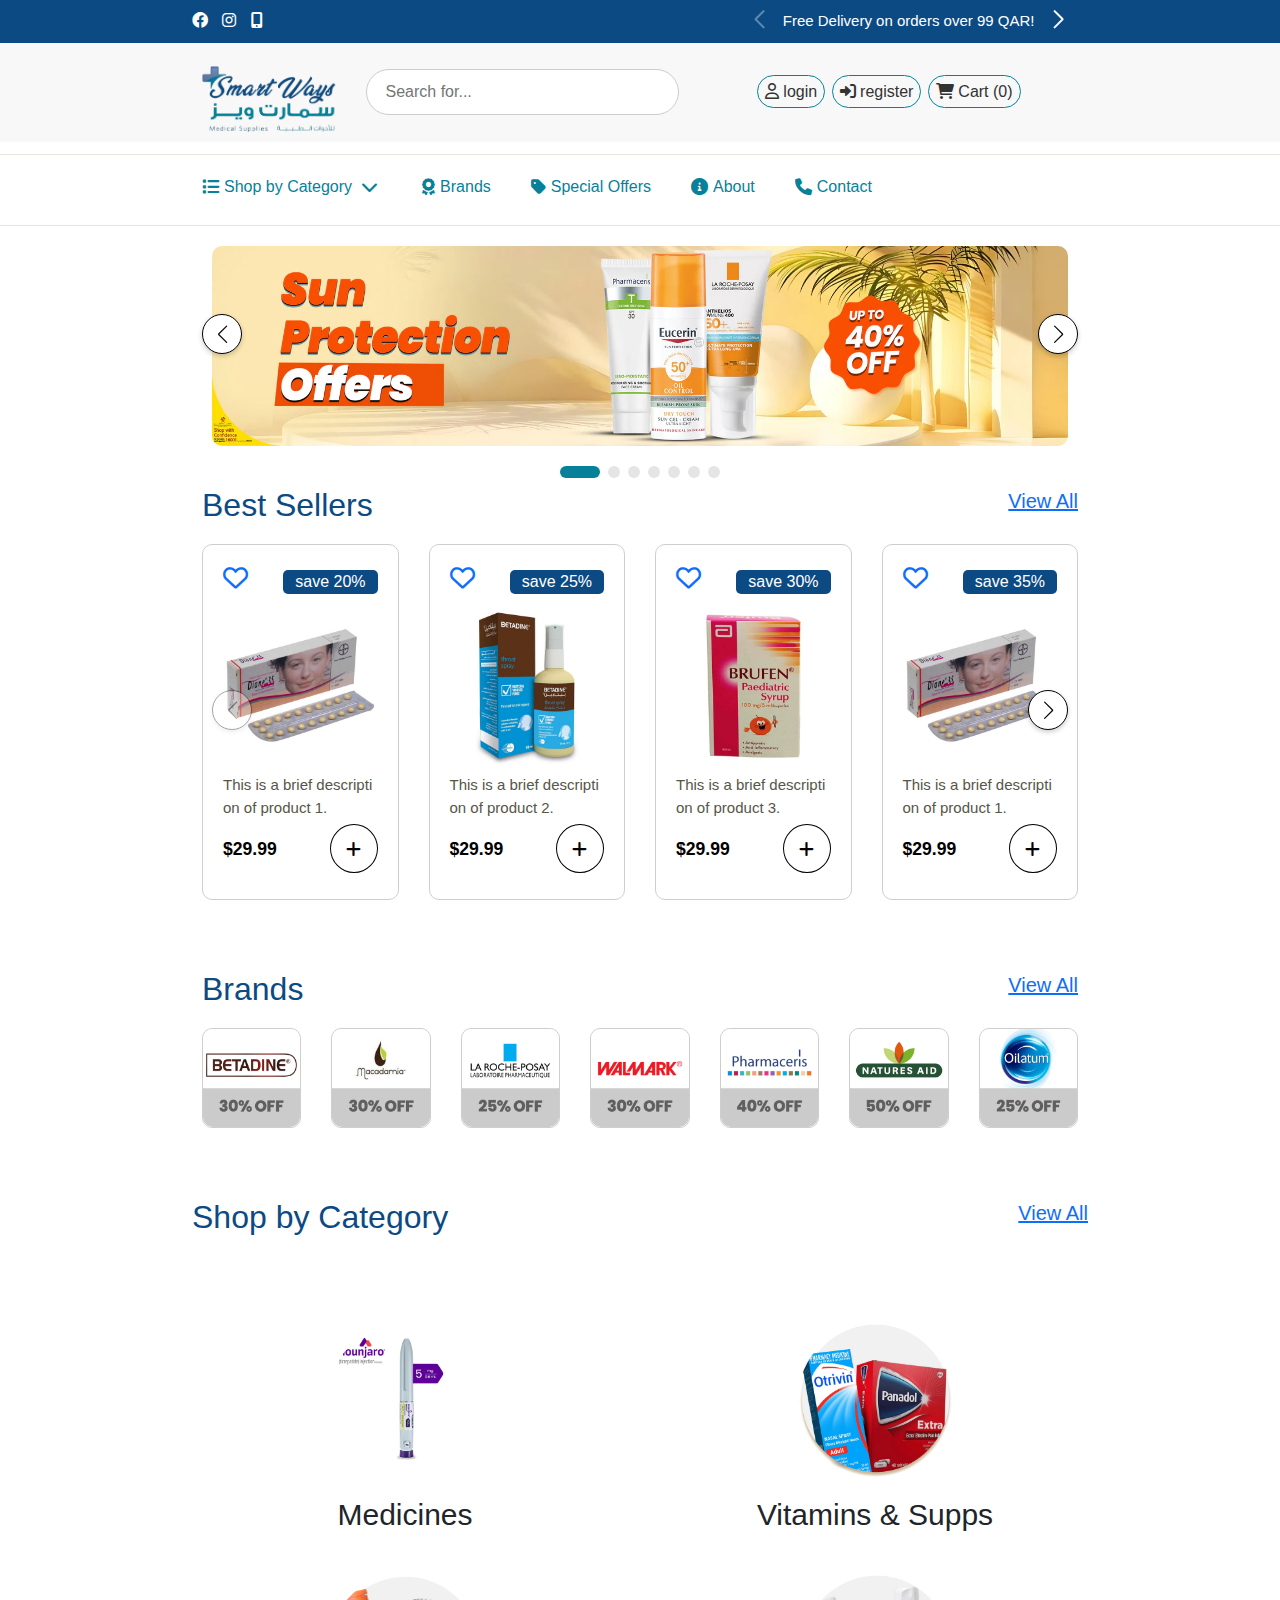
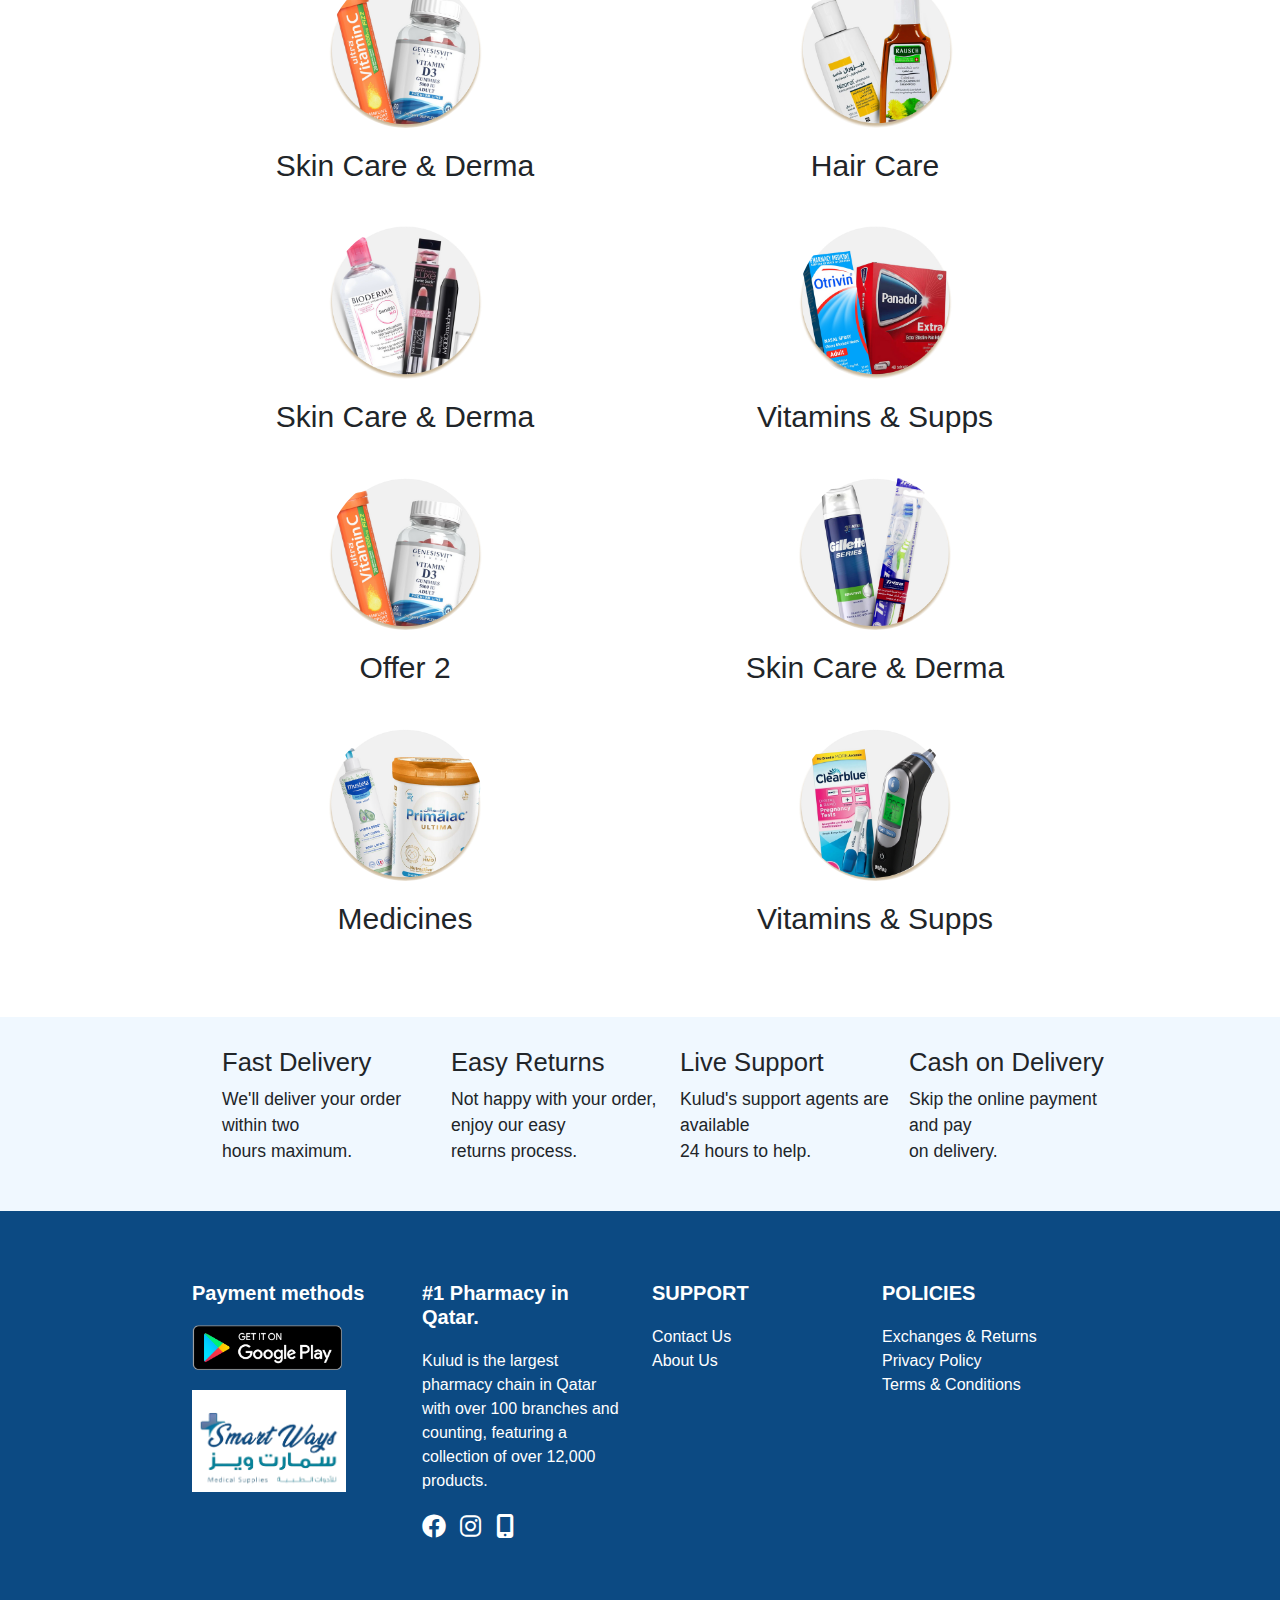
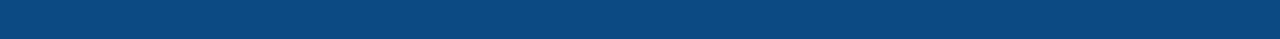
<file: index.html>
<!DOCTYPE html>
<html lang="ar">

<head>
    <meta charset="UTF-8">
    <meta name="viewport" content="width=device-width, initial-scale=1.0">
    <title>smart ways</title>
    <link rel="stylesheet" href="./css/all.css" />
    <link rel="stylesheet" href="./swiper-11.1.14/package/swiper-bundle.min.css">

    <link rel="stylesheet" href="./bootstrap-5.3.3-dist/css/bootstrap.min.css" />
    <link rel="stylesheet" href="./css/style.css">



</head>


<body>
    <div class="content">
        <div>
            <!-- Header Section -->
            <header>
                <div class="top-bar-container">
                    <div class="special-container">
                        <div class="top-bar">

                            <div class="left-icons">
                                <a href="#"><i class="fab fa-facebook"></i></a>
                                <a href="#"><i class="fab fa-instagram"></i></a>
                                <a href="#"><i class="fas fa-mobile-alt"></i></a>
                            </div>
                            <div class="delevery">
                                <div class="swiper-container delevery-swiper">
                                    <div class="swiper-wrapper">
                                        <!-- Slide 1 -->
                                        <div class="swiper-slide">
                                            <div class="delivery-info">
                                                Free Delivery on orders over 99 QAR!
                                            </div>
                                        </div>
                                        <!-- Slide 2 -->
                                        <div class="swiper-slide">
                                            <div class="delivery-info">
                                                Special offer: Buy 2 get 1 free!
                                            </div>
                                        </div>
                                    </div>
                                    <!-- Pagination -->

                                    <!-- Navigation buttons -->
                                    <div class="swiper-button-prev delevery-swiper-prev"></div> <!-- سهم لليسار -->
                                    <div class="swiper-button-next delevery-swiper-next"></div> <!-- سهم لليمين -->
                                </div>
                            </div>


                            <!-- <div class="language">
                                <select>
                                    <option value="en">English</option>
                                    <option value="ar">العربية</option>
                                </select>
                            </div> -->


                        </div>
                    </div>

                </div>
                <div class="nav-container">
                    <div class="special-container">
                        <div class="navbar">
                            <div class="logo">
                                <a href="./index.html"> <img src="./imges/logo.png" alt="Logo"></a>
                            </div>
                            <div class="search-bar">
                                <input class="nav-input-search" type="text" placeholder="  Search for...">

                            </div>
                            <div class="nav-links">
                                <a href="./login.html"><i class="fa-regular fa-user"></i> login</a>
                                <a href="./register.html"><i class="fa-solid fa-right-to-bracket"></i> register</a>
                                <a href="./cart.html"><i class="fa-solid fa-cart-shopping"></i> Cart (0)</a>
                            </div>
                        </div>
                    </div>

                </div>
                <div class="header-container">

                    <div class="special-container">

                        <!-- Navigation Bar -->
                        <nav>
                            <ul class="section-links">
                                <!-- Shop by Category with Dropdown -->
                                <li class="dropdown">
                                    <a href="./index.html#category"><i class="fa-solid fa-list"></i> Shop by Category <i
                                            class="fa-solid fa-chevron-down"></i></a>
                                    <ul class="dropdown-menu">
                                        <li class="dropdown-item">
                                            <a href="#">Category 1 <i class="fa-solid fa-chevron-right"></i></a>
                                            <ul class="submenu">
                                                <li><a href="#">Subcategory 1.1</a></li>
                                                <li><a href="#">Subcategory 1.2</a></li>
                                            </ul>
                                        </li>
                                        <li class="dropdown-item">
                                            <a href="#">Category 2 <i class="fa-solid fa-chevron-right"></i></a>
                                            <ul class="submenu">
                                                <li><a href="#">Subcategory 2.1</a></li>
                                                <li><a href="#">Subcategory 2.2</a></li>
                                            </ul>
                                        </li>
                                        <li class="dropdown-item">
                                            <a href="#">Category 3 <i class="fa-solid fa-chevron-right"></i></a>
                                            <ul class="submenu">
                                                <li><a href="#">Subcategory 3.1</a></li>
                                                <li><a href="#">Subcategory 3.2</a></li>
                                            </ul>
                                        </li>
                                    </ul>
                                </li>
                                <!-- Other menu items -->
                                <li><a href="./index.html#brands"><i class="fa-solid fa-award"></i> Brands</a></li>
                                <li><a href="./index.html#category"><i class="fa-solid fa-tag"></i> Special Offers</a>
                                </li>
                                <li><a href="./about.html"><i class="fas fa-info-circle"></i> About</a></li>
                                <li><a href="./contact.html"><i class="fa-solid fa-phone"></i> Contact</a></li>
                            </ul>
                        </nav>
                    </div>
                </div>
                <!-- زر فتح القائمة في الموبايل -->
                <button class="menu-toggle" onclick="toggleMenu()">
                    <i class="fa-solid fa-bars"></i>
                </button>

                <!-- Sidebar -->
                <div class="sidebar">
                    <button class="close-btn" onclick="toggleMenu()">
                        <i class="fa-solid fa-xmark"></i>
                    </button>
                    <nav>
                        <ul>
                            <li> <a href="./login.html"><i class="fa-regular fa-user"></i> login</a></li>
                            <li> <a href="./register.html"><i class="fa-solid fa-right-to-bracket"></i> register</a>
                            </li>
                            <li> <a href="./cart.html"><i class="fa-solid fa-cart-shopping"></i> Cart (0)</a></li>
                            <li class="dropdown">
                                <a href="./index.html#category"><i class="fa-solid fa-list"></i> Shop by Category</a>
                            </li>
                            <li><a href="./index.html#brands"><i class="fa-solid fa-award"></i> Brands</a></li>
                            <li><a href="./index.html#category"><i class="fa-solid fa-tag"></i> Special Offers</a></li>
                            <li><a href="./about.html"><i class="fas fa-info-circle"></i> About</a></li>
                            <li><a href="./contact.html"><i class="fa-solid fa-phone"></i> Contact</a></li>



                        </ul>
                    </nav>
                </div>

            </header>
            <!-- Categories Section -->

            <div class="larg-container">
                <div class="special-container">
                    <section class="larg">
                        <div class="swiper-container larg-swiper">
                            <div class="swiper-wrapper">
                                <div class=" ">
                                    <img class="slide-img" src="./imges/larg1.webp" alt="Offers Zone">
                                </div>
                                <div class="swiper-slide">
                                    <img src="./imges/larg2.webp" alt="Korean Beauty">
                                </div>
                                <div class="swiper-slide">
                                    <img src="./imges/larg3.webp" alt="Skin Care Offers">
                                </div>
                                <div class="swiper-slide">
                                    <img src="./imges/larg4.webp" alt="Hair Care Offers">
                                </div>
                                <div class="swiper-slide">
                                    <img src="./imges/larg5.webp" alt="Hair Care Offers">
                                </div>
                                <div class="swiper-slide">
                                    <img src="./imges/larg2.webp" alt="Hair Care Offers">
                                </div>
                                <div class="swiper-slide">
                                    <img src="./imges/larg4.webp" alt="Hair Care Offers">
                                </div>
                                <div class="swiper-slide">
                                    <img src="./imges/larg1.webp" alt="Hair Care Offers">
                                </div>

                            </div>
                            <div class="swiper-pagination"></div>

                            <!-- Navigation -->
                            <div class="swiper-button-next larg-next"></div>
                            <div class="swiper-button-prev larg-prev"></div>
                        </div>
                </div>
                </section>
            </div>
        </div>


        <div class="sections-container">
            <div class="special-container">
                <section class="categories" id="category">
                    <div class="section-heading">
                        <h2>Best Sellers</h2>
                        <a href="">view all</a>
                    </div>
                    <div class="swiper-container category-swiper">
                        <div class="swiper-wrapper">
                            <!-- Slide 1 -->



                            <div class="swiper-slide">
                                <a href="./details.html">
                                    <div class="product-card">
                                        <div class="product-head">
                                            <i class="fa-regular fa-heart"></i>
                                            <p>save 20%</p>
                                        </div>
                                        <img class="slide-img" src="./imges/pro1 (1).jpg" alt="Offers Zone">
                                        <p class="product-details">This is a brief description of product 1.</p>
                                        <div class="product-footer">
                                            <p class="product-price">$29.99</p>
                                            <i class="fa-solid fa-plus"></i>
                                        </div>

                                    </div>
                                </a>

                            </div>
                            <!-- Slide 2 -->
                            <div class="swiper-slide">
                                <a href="./details.html">
                                    <div class="product-card">
                                        <div class="product-head">
                                            <i class="fa-regular fa-heart"></i>
                                            <p>save 25%</p>
                                        </div>
                                        <img class="slide-img" src="./imges/pro1 (2).jpg" alt="Korean Beauty">
                                        <p class="product-details">This is a brief description of product 2.</p>
                                        <div class="product-footer">
                                            <p class="product-price">$29.99</p>
                                            <i class="fa-solid fa-plus"></i>
                                        </div>
                                    </div>
                                </a>
                            </div>
                            <!-- Slide 3 -->
                            <div class="swiper-slide">
                                <a href="./details.html">
                                    <div class="product-card">
                                        <div class="product-head">
                                            <i class="fa-regular fa-heart"></i>
                                            <p>save 30%</p>
                                        </div>
                                        <img class="slide-img" src="./imges/pro1 (3).jpg" alt="Skin Care Offers">
                                        <p class="product-details">This is a brief description of product 3.</p>
                                        <div class="product-footer">
                                            <p class="product-price">$29.99</p>
                                            <i class="fa-solid fa-plus"></i>
                                        </div>
                                    </div>
                                </a>
                            </div>
                            <div class="swiper-slide">
                                <a href="./details.html">
                                    <div class="product-card">
                                        <div class="product-head">
                                            <i class="fa-regular fa-heart"></i>
                                            <p>save 35%</p>
                                        </div>
                                        <img class="slide-img" src="./imges/pro1 (1).jpg" alt="Offers Zone">
                                        <p class="product-details">This is a brief description of product 1.</p>
                                        <div class="product-footer">
                                            <p class="product-price">$29.99</p>
                                            <i class="fa-solid fa-plus"></i>
                                        </div>
                                    </div>
                                </a>
                            </div>
                            <!-- Slide 2 -->
                            <div class="swiper-slide">
                                <a href="./details.html">
                                    <div class="product-card">
                                        <div class="product-head">
                                            <i class="fa-regular fa-heart"></i>
                                            <p>save 40%</p>
                                        </div>
                                        <img class="slide-img" src="./imges/pro1 (2).jpg" alt="Korean Beauty">
                                        <p class="product-details">This is a brief description of product 2.</p>
                                        <div class="product-footer">
                                            <p class="product-price">$29.99</p>
                                            <i class="fa-solid fa-plus"></i>
                                        </div>
                                    </div>
                                </a>
                            </div>
                            <!-- Slide 3 -->
                            <div class="swiper-slide">
                                <a href="./details.html">
                                    <div class="product-card">
                                        <div class="product-head">
                                            <i class="fa-regular fa-heart"></i>
                                            <p>save 10%</p>
                                        </div>
                                        <img class="slide-img" src="./imges/pro1 (3).jpg" alt="Skin Care Offers">
                                        <p class="product-details">This is a brief description of product 3.</p>
                                        <div class="product-footer">
                                            <p class="product-price">$29.99</p>
                                            <i class="fa-solid fa-plus"></i>
                                        </div>
                                    </div>
                                </a>
                            </div>
                            <div class="swiper-slide">
                                <a href="./details.html">
                                    <div class="product-card">
                                        <div class="product-head">
                                            <i class="fa-regular fa-heart"></i>
                                            <p>save 50%</p>
                                        </div>
                                        <img class="slide-img" src="./imges/pro1 (1).jpg" alt="Offers Zone">
                                        <p class="product-details">This is a brief description of product 1.</p>
                                        <div class="product-footer">
                                            <p class="product-price">$29.99</p>
                                            <i class="fa-solid fa-plus"></i>
                                        </div>
                                    </div>
                                </a>
                            </div>
                            <!-- Slide 2 -->
                            <div class="swiper-slide">
                                <a href="./details.html">
                                    <div class="product-card">
                                        <div class="product-head">
                                            <i class="fa-regular fa-heart"></i>
                                            <p>save 20%</p>
                                        </div>

                                        <img class="slide-img" src="./imges/pro1 (2).jpg" alt="Korean Beauty">
                                        <p class="product-details">This is a brief description of product 2.</p>
                                        <div class="product-footer">
                                            <p class="product-price">$29.99</p>
                                            <i class="fa-solid fa-plus"></i>
                                        </div>
                                    </div>
                                </a>
                            </div>
                            <!-- Slide 3 -->
                            <div class="swiper-slide">
                                <a href="./details.html">
                                    <div class="product-card">
                                        <div class="product-head">
                                            <i class="fa-regular fa-heart"></i>
                                            <p>save 25%</p>
                                        </div>
                                        <img class="slide-img" src="./imges/pro1 (3).jpg" alt="Skin Care Offers">
                                        <p class="product-details">This is a brief description of product 3.</p>
                                        <div class="product-footer">
                                            <p class="product-price">$29.99</p>
                                            <i class="fa-solid fa-plus"></i>
                                        </div>
                                    </div>
                                </a>
                            </div>

                            <!-- Add more slides as needed -->
                        </div>
                        <!-- Navigation -->
                        <div class="swiper-button-next product-next"></div>
                        <div class="swiper-button-prev product-prev"></div>
                    </div>
                </section>

                <!-- Brands Section -->
                <section class="brands" id="brands">

                    <div class="section-heading">
                        <h2>Brands</h2>
                        <a href="">view all</a>
                    </div>
                    <div class="swiper-container brands-swiper">

                        <div class="swiper-wrapper">
                            <div class="swiper-slide">
                                <img src="./imges/brand1.webp" alt="Brand 1">

                            </div>
                            <div class="swiper-slide">
                                <img src="./imges/brand2.webp" alt="Brand 2">

                            </div>
                            <div class="swiper-slide">
                                <img src="./imges/brand3.webp" alt="Brand 3">

                            </div>
                            <div class="swiper-slide">
                                <img src="./imges/brand4.webp" alt="Brand 1">

                            </div>
                            <div class="swiper-slide">
                                <img src="./imges/brand5.webp" alt="Brand 2">

                            </div>
                            <div class="swiper-slide">
                                <img src="./imges/brand6.webp" alt="Brand 3">

                            </div>
                            <div class="swiper-slide">
                                <img src="./imges/brand7.webp" alt="Brand 1">

                            </div>
                            <div class="swiper-slide">
                                <img src="./imges/brand5.webp" alt="Brand 2">

                            </div>
                            <div class="swiper-slide">
                                <img src="./imges/brand6.webp" alt="Brand 3">

                            </div>
                            <div class="swiper-slide">
                                <img src="./imges/brand7.webp" alt="Brand 1">

                            </div>

                        </div>

                    </div>
                </section>

                <!-- Special Offers Section -->
                <section id="offers">

                    <div class="section-heading">
                        <h2>Shop by Category</h2>
                        <a href="">view all</a>
                    </div>
                    <div class="offers">
                        <div class="row">
                            <div class="col">
                                <img src="./imges/sec1 (1).jpg" alt="Offer 1">
                                <p>Medicines</p>
                            </div>
                            <div class="col">
                                <img src="./imges/sec1 (1).png" alt="Offer 2">
                                <p>Vitamins & Supps</p>
                            </div>
                            <div class="col">
                                <img src="./imges/sec1 (2).png" alt="Offer 3">
                                <p>Skin Care & Derma</p>
                            </div>
                            <div class="col">
                                <img src="./imges/sec1 (4).png" alt="Offer 1">
                                <p>Hair Care</p>
                            </div>
                            <div class="col">
                                <img src="./imges/sec1 (5).png" alt="Offer 2">
                                <p>Skin Care & Derma</p>
                            </div>
                            <div class="col">
                                <img src="./imges/sec1 (1).png" alt="Offer 1">
                                <p>Vitamins & Supps</p>
                            </div>
                            <div class="col">
                                <img src="./imges/sec1 (2).png" alt="Offer 2">
                                <p>Offer 2</p>
                            </div>
                            <div class="col">
                                <img src="./imges/sec1 (6).png" alt="Offer 3">
                                <p>Skin Care & Derma</p>
                            </div>
                            <div class="col">
                                <img src="./imges/sec1 (7).png" alt="Offer 1">
                                <p>Medicines</p>
                            </div>
                            <div class="col">
                                <img src="./imges/sec1 (8).png" alt="Offer 2">
                                <p>Vitamins & Supps</p>
                            </div>

                        </div>


                    </div>
                </section>
            </div>
        </div>


        <div class="feature-container">
            <div class="special-container">
                <div class="features-section">
                    <div class="feature">
                        <h3>Fast Delivery </h3>
                        <p>We'll deliver your order within two <br> hours maximum.</p>
                    </div>
                    <div class="feature">
                        <h3>Easy Returns </h3>
                        <p>Not happy with your order, enjoy our easy <br> returns process.</p>
                    </div>
                    <div class="feature">
                        <h3>Live Support </h3>
                        <p>Kulud's support agents are available <br> 24 hours to help.</p>
                    </div>
                    <div class="feature">
                        <h3>Cash on Delivery </h3>
                        <p>Skip the online payment and pay <br> on delivery.</p>
                    </div>
                </div>
            </div>
        </div>


        <div class="footer-section">
            <div class="special-container">
                <div class="row">
                    <div class="col-md-3">
                        <h5>Payment methods</h5>
                        <img src="./imges/google.png" class="pay-img" alt="" srcset="">
                        <div class="theqa  ">
                            <img src="./imges/logo.png" style=" background-color:white">
                        </div>
                    </div>
                    <div class="col-md-3">
                        <h5>#1 Pharmacy in Qatar.</h5>
                        <p>Kulud is the largest pharmacy chain in Qatar with over 100 branches and counting,
                            featuring a collection of over 12,000 products.</p>
                        <div class="social-icons">
                            <a href="#"><i class="fab fa-facebook"></i></a>
                            <a href="#"><i class="fab fa-instagram"></i></a>
                            <a href="#"><i class="fas fa-mobile-alt"></i></a>
                        </div>
                    </div>
                    <div class="col-md-3">
                        <h5>SUPPORT</h5>
                        <a href="./contact.html">Contact Us</a><br>
                        <a href="./about.html">About Us</a><br>

                    </div>
                    <div class="col-md-3">
                        <h5>POLICIES</h5>
                        <a href="#">Exchanges & Returns</a><br>
                        <a href="#">Privacy Policy</a><br>
                        <a href="#">Terms & Conditions</a>
                    </div>
                </div>
                <div class="row mt-4">
                    <div class="col-md-6">

                        <!-- <div class="theqa  ">
                            <img src="./imges/logo.png" style=" background-color:white">
                        </div> -->
                    </div>

                </div>
            </div>
        </div>
        <button id="scrollToTop" style="display: none;"><i class="fa-solid fa-arrow-up"></i></button>

    </div>
    </div>
    <script src="./js/script.js" defer></script>
    <!-- Swiper JS -->
    <script src="./swiper-11.1.14/package/swiper-bundle.min.js"></script>
    <script src="./bootstrap-5.3.3-dist/js/bootstrap.min.js"></script>

</body>

</html>
</file>
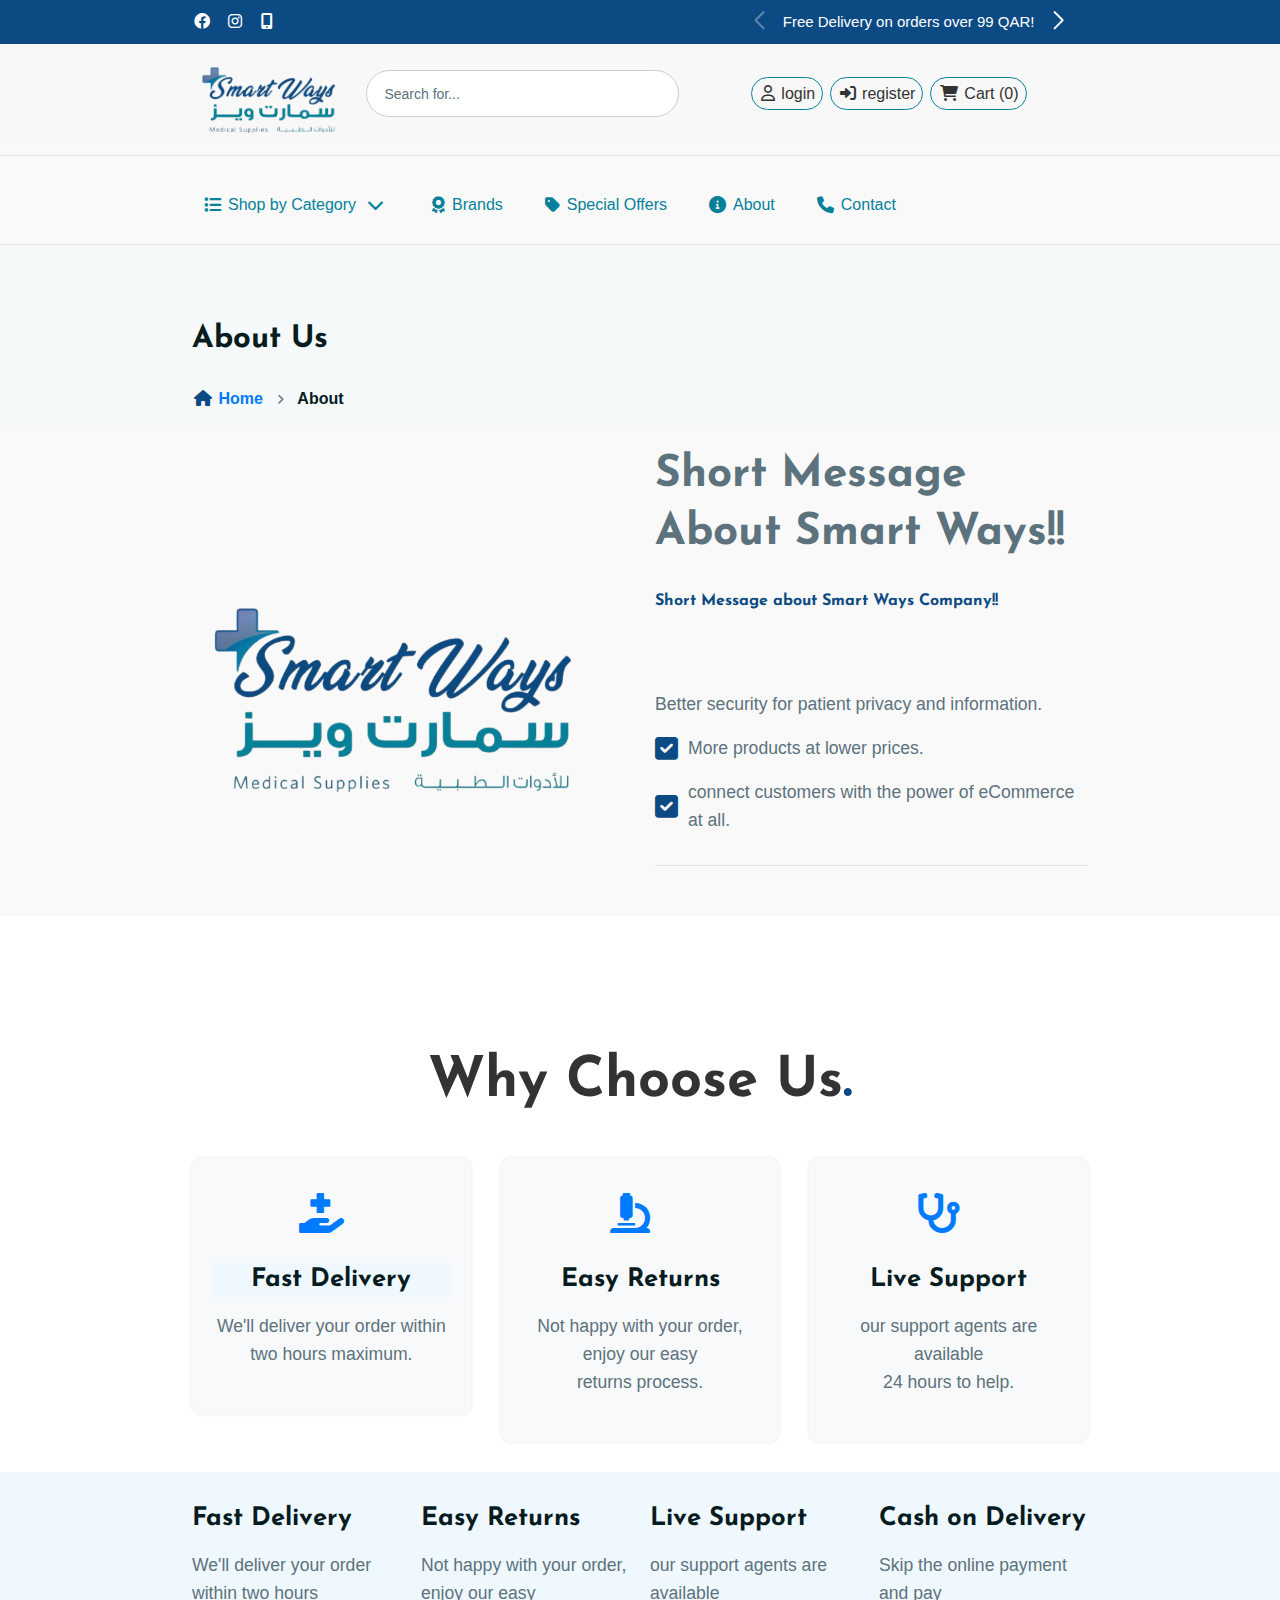
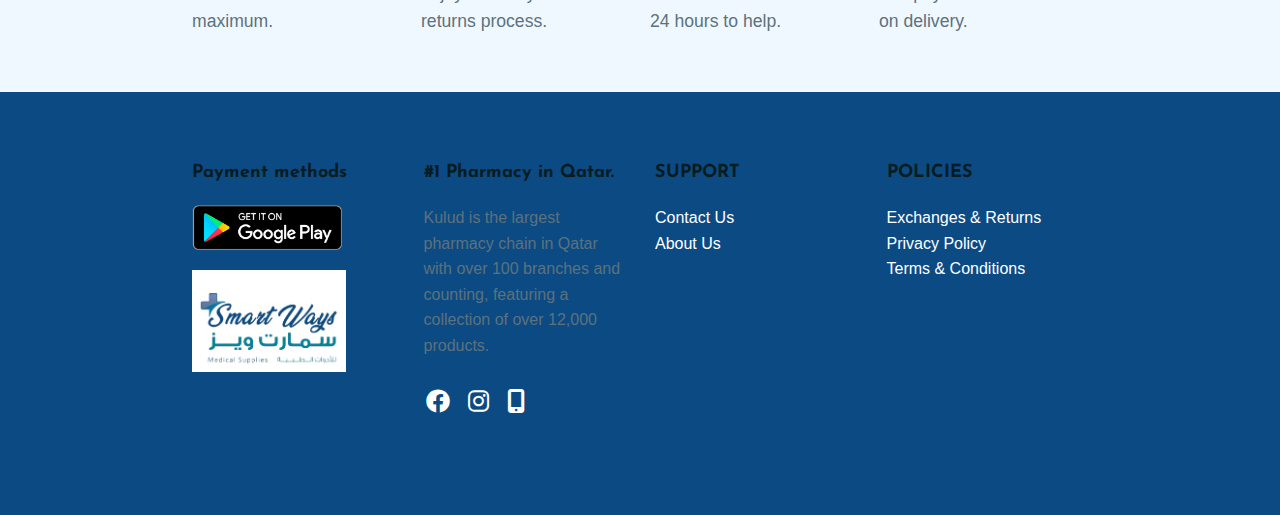
<file: about.html>
<!DOCTYPE html>
<html lang="ar">

<head>
    <meta charset="UTF-8">
    <meta name="viewport" content="width=device-width, initial-scale=1.0">
    <meta name="csrf-token" content="FYmam0sblV0JrF0WxIOQEAjXwNuUcmfwkKQX5SMg">
    <meta name="is-logged-in" content="false">
    <link rel="icon" type="image/x-icon" href="https://smartways-med.com/storage/photos/1/Banner/LogoGray.png">


    <title>smart ways</title>
    <link rel="stylesheet" href="./css/all.css" />
    <link rel="stylesheet" href="./swiper-11.1.14/package/swiper-bundle.min.css">

    <link rel="stylesheet" href="./bootstrap-5.3.3-dist/css/bootstrap.min.css" />
    <link rel="stylesheet" href="./css/font-icons.css">
    <!-- plugins css -->
    <link rel="stylesheet" href="./css/plugins.css">
    <!-- Main Stylesheet -->
    <!-- Responsive css -->
    <link rel="stylesheet" href="./css/responsive.css">
    <link rel="stylesheet" href="./css/main.css">
    <link rel="stylesheet" href="./css/details.css">
    <link rel="stylesheet" href="./css/style.css">



    
</head>
<body>
    <div class="content">
        <div>
            <!-- Header Section -->
            <header>
                <div class="top-bar-container">
                    <div class="special-container">
                        <div class="top-bar">

                            <div class="left-icons">
                                <a href="#"><i class="fab fa-facebook"></i></a>
                                <a href="#"><i class="fab fa-instagram"></i></a>
                                <a href="#"><i class="fas fa-mobile-alt"></i></a>
                            </div>
                            <div class="delevery">
                                <div class="swiper-container delevery-swiper">
                                    <div class="swiper-wrapper">
                                        <!-- Slide 1 -->
                                        <div class="swiper-slide">
                                            <div class="delivery-info">
                                                Free Delivery on orders over 99 QAR!
                                            </div>
                                        </div>
                                        <!-- Slide 2 -->
                                        <div class="swiper-slide">
                                            <div class="delivery-info">
                                                Special offer: Buy 2 get 1 free!
                                            </div>
                                        </div>
                                    </div>
                                    <!-- Pagination -->

                                    <!-- Navigation buttons -->
                                    <div class="swiper-button-prev delevery-swiper-prev"></div> <!-- سهم لليسار -->
                                    <div class="swiper-button-next delevery-swiper-next"></div> <!-- سهم لليمين -->
                                </div>
                            </div>


                            <!-- <div class="language">
                                <select>
                                    <option value="en">English</option>
                                    <option value="ar">العربية</option>
                                </select>
                            </div> -->


                        </div>
                    </div>

                </div>
                <div class="nav-container">
                    <div class="special-container">
                        <div class="navbar">
                            <div class="logo">
                                <a href="./index.html"> <img src="./imges/logo.png" alt="Logo"></a>
                            </div>
                            <div class="search-bar">
                                <input class="nav-input-search" type="text" placeholder="  Search for...">

                            </div>
                            <div class="nav-links">
                                <a href="./login.html"><i class="fa-regular fa-user"></i> login</a>
                                <a href="./register.html"><i class="fa-solid fa-right-to-bracket"></i> register</a>
                                <a href="./cart.html"><i class="fa-solid fa-cart-shopping"></i> Cart (0)</a>
                            </div>
                        </div>
                    </div>

                </div>
                <div class="header-container">

                    <div class="special-container">

                        <!-- Navigation Bar -->
                        <nav>
                            <ul class="section-links">
                                <!-- Shop by Category with Dropdown -->
                                <li class="dropdown">
                                    <a href="./index.html#category"><i class="fa-solid fa-list"></i> Shop by Category <i
                                            class="fa-solid fa-chevron-down"></i></a>
                                    <ul class="dropdown-menu">
                                        <li class="dropdown-item">
                                            <a href="#">Category 1 <i class="fa-solid fa-chevron-right"></i></a>
                                            <ul class="submenu">
                                                <li><a href="#">Subcategory 1.1</a></li>
                                                <li><a href="#">Subcategory 1.2</a></li>
                                            </ul>
                                        </li>
                                        <li class="dropdown-item">
                                            <a href="#">Category 2 <i class="fa-solid fa-chevron-right"></i></a>
                                            <ul class="submenu">
                                                <li><a href="#">Subcategory 2.1</a></li>
                                                <li><a href="#">Subcategory 2.2</a></li>
                                            </ul>
                                        </li>
                                        <li class="dropdown-item">
                                            <a href="#">Category 3 <i class="fa-solid fa-chevron-right"></i></a>
                                            <ul class="submenu">
                                                <li><a href="#">Subcategory 3.1</a></li>
                                                <li><a href="#">Subcategory 3.2</a></li>
                                            </ul>
                                        </li>
                                    </ul>
                                </li>
                                <!-- Other menu items -->
                                <li><a href="./index.html#brands"><i class="fa-solid fa-award"></i> Brands</a></li>
                                <li><a href="./index.html#category"><i class="fa-solid fa-tag"></i> Special Offers</a>
                                </li>
                                <li><a href="./about.html"><i class="fas fa-info-circle"></i> About</a></li>
                                <li><a href="./contact.html"><i class="fa-solid fa-phone"></i> Contact</a></li>
                            </ul>
                        </nav>
                    </div>
                </div>
                <!-- زر فتح القائمة في الموبايل -->
                <button class="menu-toggle" onclick="toggleMenu()">
                    <i class="fa-solid fa-bars"></i>
                </button>

                <!-- Sidebar -->
                <div class="sidebar">
                    <button class="close-btn" onclick="toggleMenu()">
                        <i class="fa-solid fa-xmark"></i>
                    </button>
                    <nav>
                        <ul>
                            <li> <a href="./login.html"><i class="fa-regular fa-user"></i> login</a></li>
                            <li> <a href="./register.html"><i class="fa-solid fa-right-to-bracket"></i> register</a>
                            </li>
                            <li> <a href="./cart.html"><i class="fa-solid fa-cart-shopping"></i> Cart (0)</a></li>
                            <li class="dropdown">
                                <a href="./index.html#category"><i class="fa-solid fa-list"></i> Shop by Category</a>
                            </li>
                            <li><a href="./index.html#brands"><i class="fa-solid fa-award"></i> Brands</a></li>
                            <li><a href="./index.html#category"><i class="fa-solid fa-tag"></i> Special Offers</a></li>
                            <li><a href="./about.html"><i class="fas fa-info-circle"></i> About</a></li>
                            <li><a href="./contact.html"><i class="fa-solid fa-phone"></i> Contact</a></li>



                        </ul>
                    </nav>
                </div>

            </header>

	<!-- BREADCRUMB AREA START -->
	<div class="ltn__breadcrumb-area text-left bg-overlay-white-30 bg-image " data-bs-bg="https://smartways-med.com/front/img/bg/111.jpg">
        <div class="special-container">
            <div class="row">
                <div class="col-lg-12">
                    <div class="ltn__breadcrumb-inner">
                        <h1 class="page-title">About Us</h1>
                        <div class="ltn__breadcrumb-list">
                            <ul>
                                <li><a href="./index.html"><span class="ltn__secondary-color"><i class="fas fa-home"></i></span> Home</a></li>
                                <li>About</li>
                            </ul>
                        </div>
                    </div>
                </div>
            </div>
        </div>
    </div>
    <!-- BREADCRUMB AREA END -->

    <!-- ABOUT US AREA START -->
    <div class="ltn__about-us-area pt-25---  ">
        <div class="special-container">
            <div class="row">
                <div class="col-lg-6 align-self-center">
                    <div class="about-us-img-wrap about-img-left">
						    							<img src=" ./imges/logo.png " alt=" /storage/photos/1/logo.jpeg ">
						</div>
                </div>
                <div class="col-lg-6 align-self-center">
                    <div class="about-us-info-wrap">
                        <div class="section-title-area ltn__section-title-2--- mb-30">
							<p> <div class="section-title-area ltn__section-title-2--- mb-30" style="outline: none; -webkit-font-smoothing: antialiased; margin-bottom: 50px; color: rgb(92, 114, 125); font-family: &quot;Nunito Sans&quot;, sans-serif;"><h1 class="section-title" style="outline: none; -webkit-font-smoothing: antialiased; margin-bottom: 15px; line-height: 1.3; color: var(--ltn__heading-color); clear: both; font-family: var(--ltn__heading-font);"><span style="color: var(--ltn__paragraph-color);"><b style="font-size: 44px;">Short Message About Smart Ways!!</b></span></h1><h1 class="section-title" style="outline: none; -webkit-font-smoothing: antialiased; margin-bottom: 15px; line-height: 1.3; color: var(--ltn__heading-color); clear: both; font-family: var(--ltn__heading-font);"><span style="color: var(--ltn__paragraph-color);"><span style="font-size: 16px;">Short Message about Smart Ways Company!!</span><br><br></span></h1></div><ul class="ltn__list-item-1 ltn__list-item-1-before--- clearfix" style="outline: none; -webkit-font-smoothing: antialiased; padding-left: 0px; color: rgb(92, 114, 125); font-family: &quot;Nunito Sans&quot;, sans-serif;"><li style="outline: none; -webkit-font-smoothing: antialiased; margin-top: 1rem; list-style: none;">Better security for patient privacy and information.</li><li style="outline: none; -webkit-font-smoothing: antialiased; margin-top: 1rem; list-style: none;"><span class="fas fa-check-square" style="outline: none; margin-right: 10px; color: var(--ltn__secondary-color); font-size: 26px; float: left;"></span>More products at lower prices.</li><li style="outline: none; -webkit-font-smoothing: antialiased; margin-top: 1rem; list-style: none;"><span class="fas fa-check-square" style="outline: none; margin-right: 10px; color: var(--ltn__secondary-color); font-size: 26px; float: left;"></span>connect customers with the power of eCommerce at all.</li></ul> </p>
                        <div class="about-author-info-2 border-top mt-30 pt-20">
                       
                        </div>
                    </div>
                </div>
            </div>
        </div>
    </div>
    <!-- ABOUT US AREA END -->
<!-- FEATURE AREA START ( Feature - 6) -->
<div class="ltn__feature-area section-bg-1 pt-115 ">
	<div class="special-container">
		<div class="row">
			<div class="col-lg-12">
				<div class="section-title-area ltn__section-title-2 text-center">
					<h6 class="section-subtitle ltn__secondary-color"></h6>
					<h1 class="section-title">Why Choose Us<span>.</span></h1>
				</div>
			</div>
		</div>
		<div class="row justify-content-center">
			<div class="col-lg-4 col-sm-6 col-12">
				<div class="ltn__feature-item ltn__feature-item-7">
					<div class="ltn__feature-icon-title">
						<div class="ltn__feature-icon">
							<!-- <span><img src="img/icons/icon-img/21.png" alt="#"></span> -->
							<span><i class="fas fa-hand-holding-medical"></i> </span>
						</div>
						
					</div>
					<div class="ltn__feature-info">
						 <h3 style="outline: none; -webkit-font-smoothing: antialiased; margin-right: 0px; margin-bottom: 15px; margin-left: 0px; padding: 0px; font-weight: 700; line-height: 1.3; color: var(--ltn__heading-color); font-size: 1.6rem; clear: both; font-family: var(--ltn__heading-font); background-color: rgb(240, 248, 255);">Fast Delivery</h3><p style="outline: none; -webkit-font-smoothing: antialiased; margin-right: 0px; margin-bottom: 1.5em; margin-left: 0px; padding: 0px; color: rgb(92, 114, 125); hyphens: auto; font-size: 1.1rem; font-family: Arial, sans-serif; "><span style="font-size: 17.6px;">We'll deliver your order within two&nbsp;</span><span style="font-size: 17.6px;">hours maximum.</span></p>					</div>
				</div>
			</div>
			<div class="col-lg-4 col-sm-6 col-12">
				<div class="ltn__feature-item ltn__feature-item-7">
					<div class="ltn__feature-icon-title">
						<div class="ltn__feature-icon">
							<!-- <span><img src="img/icons/icon-img/22.png" alt="#"></span> -->
							<span><i class="fas fa-microscope"></i> </span>
						</div>
						
					</div>
					<div class="ltn__feature-info">
						 <h3 style="outline: none; -webkit-font-smoothing: antialiased; margin-right: 0px; margin-bottom: 15px; margin-left: 0px; padding: 0px; font-weight: 700; line-height: 1.3; color: var(--ltn__heading-color); font-size: 1.6rem; clear: both; font-family: var(--ltn__heading-font); ">Easy Returns</h3><p style="outline: none; -webkit-font-smoothing: antialiased; margin-right: 0px; margin-bottom: 1.5em; margin-left: 0px; padding: 0px; color: rgb(92, 114, 125); hyphens: auto; font-size: 1.1rem; font-family: Arial, sans-serif;">Not happy with your order, enjoy our easy<br style="outline: none; -webkit-font-smoothing: antialiased; margin: 0px; padding: 0px;">returns process.</p>
					</div>
				</div>
			</div>
			<div class="col-lg-4 col-sm-6 col-12">
				<div class="ltn__feature-item ltn__feature-item-7">
					<div class="ltn__feature-icon-title">
						<div class="ltn__feature-icon">
							<!-- <span><img src="img/icons/icon-img/23.png" alt="#"></span> -->
							<span><i class="fas fa-stethoscope"></i> </span>
						</div>
						
					</div>
					<div class="ltn__feature-info">
						 <h3 style="outline: none; -webkit-font-smoothing: antialiased; margin-right: 0px; margin-bottom: 15px; margin-left: 0px; padding: 0px; font-weight: 700; line-height: 1.3; color: var(--ltn__heading-color); font-size: 1.6rem; clear: both; font-family: var(--ltn__heading-font); ">Live Support</h3><p style="outline: none; -webkit-font-smoothing: antialiased; margin-right: 0px; margin-bottom: 1.5em; margin-left: 0px; padding: 0px; color: rgb(92, 114, 125); hyphens: auto; font-size: 1.1rem; font-family: Arial, sans-serif; ">our support agents are available<br style="outline: none; -webkit-font-smoothing: antialiased; margin: 0px; padding: 0px;">24 hours to help.</p>
					</div>
				</div>
			</div>
		</div>
	</div>
</div>
<!-- FEATURE AREA END -->

</div>

<div class="feature-container">
    <div class="special-container">
        <div class="features-section">
            <div class="feature">
                
                <h3 style="outline: none; -webkit-font-smoothing: antialiased; margin-right: 0px; margin-bottom: 15px; margin-left: 0px; padding: 0px; font-weight: 700; line-height: 1.3; color: var(--ltn__heading-color); font-size: 1.6rem; clear: both; font-family: var(--ltn__heading-font); background-color: rgb(240, 248, 255);">Fast Delivery</h3><p style="outline: none; -webkit-font-smoothing: antialiased; margin-right: 0px; margin-bottom: 1.5em; margin-left: 0px; padding: 0px; color: rgb(92, 114, 125); hyphens: auto; font-size: 1.1rem; font-family: Arial, sans-serif; background-color: rgb(240, 248, 255);"><span style="font-size: 17.6px;">We'll deliver your order within two&nbsp;</span><span style="font-size: 17.6px;">hours maximum.</span></p>
            </div>
            <div class="feature">
                <h3 style="outline: none; -webkit-font-smoothing: antialiased; margin-right: 0px; margin-bottom: 15px; margin-left: 0px; padding: 0px; font-weight: 700; line-height: 1.3; color: var(--ltn__heading-color); font-size: 1.6rem; clear: both; font-family: var(--ltn__heading-font); background-color: rgb(240, 248, 255);">Easy Returns</h3><p style="outline: none; -webkit-font-smoothing: antialiased; margin-right: 0px; margin-bottom: 1.5em; margin-left: 0px; padding: 0px; color: rgb(92, 114, 125); hyphens: auto; font-size: 1.1rem; font-family: Arial, sans-serif; background-color: rgb(240, 248, 255);">Not happy with your order, enjoy our easy<br style="outline: none; -webkit-font-smoothing: antialiased; margin: 0px; padding: 0px;">returns process.</p>
            </div>
            <div class="feature">
                <h3 style="outline: none; -webkit-font-smoothing: antialiased; margin-right: 0px; margin-bottom: 15px; margin-left: 0px; padding: 0px; font-weight: 700; line-height: 1.3; color: var(--ltn__heading-color); font-size: 1.6rem; clear: both; font-family: var(--ltn__heading-font); background-color: rgb(240, 248, 255);">Live Support</h3><p style="outline: none; -webkit-font-smoothing: antialiased; margin-right: 0px; margin-bottom: 1.5em; margin-left: 0px; padding: 0px; color: rgb(92, 114, 125); hyphens: auto; font-size: 1.1rem; font-family: Arial, sans-serif; background-color: rgb(240, 248, 255);">our support agents are available<br style="outline: none; -webkit-font-smoothing: antialiased; margin: 0px; padding: 0px;">24 hours to help.</p>
            </div>
            <div class="feature">
                <h3 style="outline: none; -webkit-font-smoothing: antialiased; margin-right: 0px; margin-bottom: 15px; margin-left: 0px; padding: 0px; font-weight: 700; line-height: 1.3; color: var(--ltn__heading-color); font-size: 1.6rem; clear: both; font-family: var(--ltn__heading-font); background-color: rgb(240, 248, 255);">Cash on Delivery</h3><p style="outline: none; -webkit-font-smoothing: antialiased; margin-right: 0px; margin-bottom: 1.5em; margin-left: 0px; padding: 0px; color: rgb(92, 114, 125); hyphens: auto; font-size: 1.1rem; font-family: Arial, sans-serif; background-color: rgb(240, 248, 255);">Skip the online payment and pay<br style="outline: none; -webkit-font-smoothing: antialiased; margin: 0px; padding: 0px;">on delivery.</p>
            </div>
        </div>
    </div>
</div>
<div class="footer-section">
    <div class="special-container">
        <div class="row">
            <div class="col-md-3">
                <h5>Payment methods</h5>
                 <img src="./imges/google.png" class="pay-img" alt="" srcset="">
                <div class="theqa  ">
                    <img src="./imges/logo.png" style=" background-color:white">
                </div>
            </div>
            <div class="col-md-3">
                <h5>#1 Pharmacy in Qatar.</h5>
                <p>Kulud is the largest pharmacy chain in Qatar with over 100 branches and counting,
                    featuring a collection of over 12,000 products.</p>
                <div class="social-icons">
                    <a href="#"><i class="fab fa-facebook"></i></a>
                    <a href="#"><i class="fab fa-instagram"></i></a>
                    <a href="#"><i class="fas fa-mobile-alt"></i></a>
                </div>
            </div>
            <div class="col-md-3">
                <h5>SUPPORT</h5>
                <a href="./contact.html">Contact Us</a><br>
                <a href="./about.html">About Us</a><br>
      
            </div>
            <div class="col-md-3">
                <h5>POLICIES</h5>
                <a href="#">Exchanges & Returns</a><br>
                <a href="#">Privacy Policy</a><br>
                <a href="#">Terms & Conditions</a>
            </div>
        </div>
        <div class="row mt-4">
            <div class="col-md-6">
          
                <!-- <div class="theqa  ">
                    <img src="./imges/logo.png" style=" background-color:white">
                </div> -->
            </div>

        </div>
    </div>
</div>
<button id="scrollToTop" style="display: none;"><i class="fa-solid fa-arrow-up"></i></button>
<script src="./js/script.js" defer></script>
<script src="./js/details.js" defer></script>

<!-- Swiper JS -->
<script src="./swiper-11.1.14/package/swiper-bundle.min.js"></script>
<script src="./bootstrap-5.3.3-dist/js/bootstrap.min.js"></script>



</body>

</html>
</file>
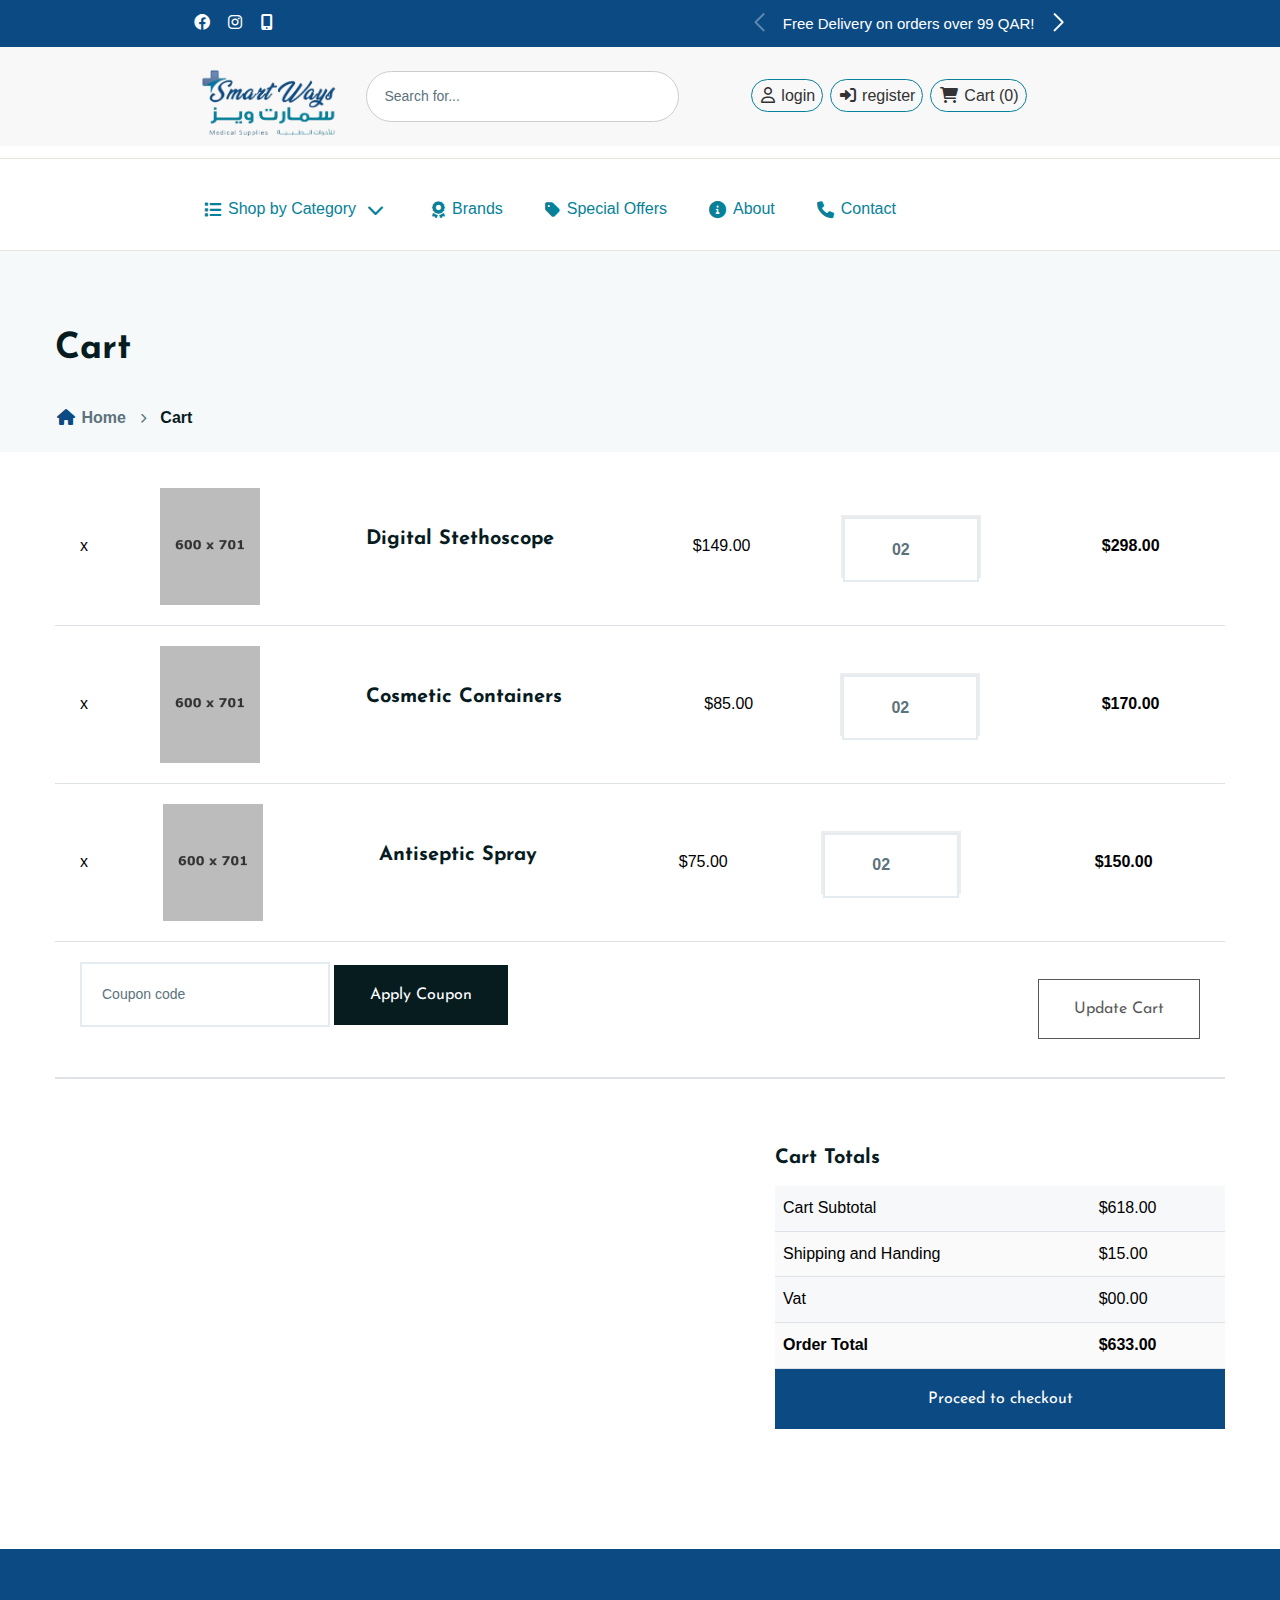
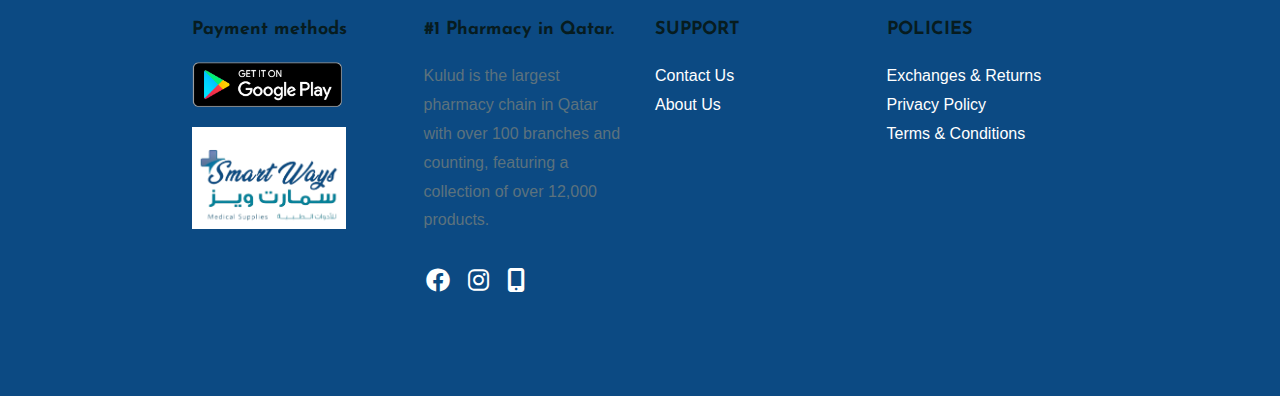
<file: cart.html>
<!DOCTYPE html>
<html lang="ar">

<head>
    <meta charset="UTF-8">
    <meta name="viewport" content="width=device-width, initial-scale=1.0">
    <title>cart</title>
    <link rel="stylesheet" href="./css/all.css" />
    <link rel="stylesheet" href="./swiper-11.1.14/package/swiper-bundle.min.css">

    <link rel="stylesheet" href="./bootstrap-5.3.3-dist/css/bootstrap.min.css" />
    <link rel="stylesheet" href="./css/style.css">
    <link rel="stylesheet" href="./css/font-icons.css">
    <!-- plugins css -->
    <link rel="stylesheet" href="./css/plugins.css">
    <!-- Main Stylesheet -->
    <link rel="stylesheet" href="./css/style.css">
    <!-- Responsive css -->
    <link rel="stylesheet" href="./css/responsive.css">
    <link rel="stylesheet" href="./css/main.css">


</head>


<body>
    <div class="content">
        <div>
            <!-- Header Section -->
            <header>
                <div class="top-bar-container">
                    <div class="special-container">
                        <div class="top-bar">

                            <div class="left-icons">
                                <a href="#"><i class="fab fa-facebook"></i></a>
                                <a href="#"><i class="fab fa-instagram"></i></a>
                                <a href="#"><i class="fas fa-mobile-alt"></i></a>
                            </div>
                            <div class="delevery">
                                <div class="swiper-container delevery-swiper">
                                    <div class="swiper-wrapper">
                                        <!-- Slide 1 -->
                                        <div class="swiper-slide">
                                            <div class="delivery-info">
                                                Free Delivery on orders over 99 QAR!
                                            </div>
                                        </div>
                                        <!-- Slide 2 -->
                                        <div class="swiper-slide">
                                            <div class="delivery-info">
                                                Special offer: Buy 2 get 1 free!
                                            </div>
                                        </div>
                                    </div>
                                    <!-- Pagination -->

                                    <!-- Navigation buttons -->
                                    <div class="swiper-button-prev delevery-swiper-prev"></div> <!-- سهم لليسار -->
                                    <div class="swiper-button-next delevery-swiper-next"></div> <!-- سهم لليمين -->
                                </div>
                            </div>


                            <!-- <div class="language">
                                <select>
                                    <option value="en">English</option>
                                    <option value="ar">العربية</option>
                                </select>
                            </div> -->


                        </div>
                    </div>

                </div>
                <div class="nav-container">
                    <div class="special-container">
                        <div class="navbar">
                            <div class="logo">
                                <a href="./index.html"> <img src="./imges/logo.png" alt="Logo"></a>
                            </div>
                            <div class="search-bar">
                                <input class="nav-input-search" type="text" placeholder="  Search for...">

                            </div>
                            <div class="nav-links">
                                <a href="./login.html"><i class="fa-regular fa-user"></i> login</a>
                                <a href="./register.html"><i class="fa-solid fa-right-to-bracket"></i> register</a>
                                <a href="./cart.html"><i class="fa-solid fa-cart-shopping"></i> Cart (0)</a>
                            </div>
                        </div>
                    </div>

                </div>
                <div class="header-container">

                    <div class="special-container">

                        <!-- Navigation Bar -->
                        <nav>
                            <ul class="section-links">
                                <!-- Shop by Category with Dropdown -->
                                <li class="dropdown">
                                    <a href="./index.html#category"><i class="fa-solid fa-list"></i> Shop by Category <i
                                            class="fa-solid fa-chevron-down"></i></a>
                                    <ul class="dropdown-menu">
                                        <li class="dropdown-item">
                                            <a href="#">Category 1 <i class="fa-solid fa-chevron-right"></i></a>
                                            <ul class="submenu">
                                                <li><a href="#">Subcategory 1.1</a></li>
                                                <li><a href="#">Subcategory 1.2</a></li>
                                            </ul>
                                        </li>
                                        <li class="dropdown-item">
                                            <a href="#">Category 2 <i class="fa-solid fa-chevron-right"></i></a>
                                            <ul class="submenu">
                                                <li><a href="#">Subcategory 2.1</a></li>
                                                <li><a href="#">Subcategory 2.2</a></li>
                                            </ul>
                                        </li>
                                        <li class="dropdown-item">
                                            <a href="#">Category 3 <i class="fa-solid fa-chevron-right"></i></a>
                                            <ul class="submenu">
                                                <li><a href="#">Subcategory 3.1</a></li>
                                                <li><a href="#">Subcategory 3.2</a></li>
                                            </ul>
                                        </li>
                                    </ul>
                                </li>
                                <!-- Other menu items -->
                                <li><a href="./index.html#brands"><i class="fa-solid fa-award"></i> Brands</a></li>
                                <li><a href="./index.html#category"><i class="fa-solid fa-tag"></i> Special Offers</a>
                                </li>
                                <li><a href="./about.html"><i class="fas fa-info-circle"></i> About</a></li>
                                <li><a href="./contact.html"><i class="fa-solid fa-phone"></i> Contact</a></li>
                            </ul>
                        </nav>
                    </div>
                </div>
                <!-- زر فتح القائمة في الموبايل -->
                <button class="menu-toggle" onclick="toggleMenu()">
                    <i class="fa-solid fa-bars"></i>
                </button>

                <!-- Sidebar -->
                <div class="sidebar">
                    <button class="close-btn" onclick="toggleMenu()">
                        <i class="fa-solid fa-xmark"></i>
                    </button>
                    <nav>
                        <ul>
                            <li> <a href="./login.html"><i class="fa-regular fa-user"></i> login</a></li>
                            <li> <a href="./register.html"><i class="fa-solid fa-right-to-bracket"></i> register</a>
                            </li>
                            <li> <a href="./cart.html"><i class="fa-solid fa-cart-shopping"></i> Cart (0)</a></li>
                            <li class="dropdown">
                                <a href="./index.html#category"><i class="fa-solid fa-list"></i> Shop by Category</a>
                            </li>
                            <li><a href="./index.html#brands"><i class="fa-solid fa-award"></i> Brands</a></li>
                            <li><a href="./index.html#category"><i class="fa-solid fa-tag"></i> Special Offers</a></li>
                            <li><a href="./about.html"><i class="fas fa-info-circle"></i> About</a></li>
                            <li><a href="./contact.html"><i class="fa-solid fa-phone"></i> Contact</a></li>



                        </ul>
                    </nav>
                </div>

            </header>
            <!-- Categories Section -->
        
           
        </div>
        <div class="ltn__utilize-overlay"></div>

        <!-- BREADCRUMB AREA START -->
        <div class="ltn__breadcrumb-area text-left bg-overlay-white-30 bg-image "  data-bs-bg="img/bg/14.jpg">
            <div class="container">
                <div class="row">
                    <div class="col-lg-12">
                        <div class="ltn__breadcrumb-inner">
                            <h1 class="page-title">Cart</h1>
                            <div class="ltn__breadcrumb-list">
                                <ul>
                                    <li><a href="index.html"><span class="ltn__secondary-color"><i class="fas fa-home"></i></span> Home</a></li>
                                    <li>Cart</li>
                                </ul>
                            </div>
                        </div>
                    </div>
                </div>
            </div>
        </div>
        <!-- BREADCRUMB AREA END -->
    
        <!-- SHOPING CART AREA START -->
        <div class="liton__shoping-cart-area mb-120">
            <div class="container">
                <div class="row">
                    <div class="col-lg-12">
                        <div class="shoping-cart-inner">
                            <div class="shoping-cart-table table-responsive">
                                <table class="table">
                                    <!-- <thead>
                                        <th class="cart-product-remove">Remove</th>
                                        <th class="cart-product-image">Image</th>
                                        <th class="cart-product-info">Product</th>
                                        <th class="cart-product-price">Price</th>
                                        <th class="cart-product-quantity">Quantity</th>
                                        <th class="cart-product-subtotal">Subtotal</th>
                                    </thead> -->
                                    <tbody>
                                        <tr>
                                            <td class="cart-product-remove">x</td>
                                            <td class="cart-product-image">
                                                <a href="product-details.html"><img src="img/product/1.png" alt="#"></a>
                                            </td>
                                            <td class="cart-product-info">
                                                <h4><a href="product-details.html">Digital Stethoscope</a></h4>
                                            </td>
                                            <td class="cart-product-price">$149.00</td>
                                            <td class="cart-product-quantity">
                                                <div class="cart-plus-minus">
                                                    <input type="text" value="02" name="qtybutton" class="cart-plus-minus-box">
                                                </div>
                                            </td>
                                            <td class="cart-product-subtotal">$298.00</td>
                                        </tr>
                                        <tr>
                                            <td class="cart-product-remove">x</td>
                                            <td class="cart-product-image">
                                                <a href="product-details.html"><img src="img/product/2.png" alt="#"></a>
                                            </td>
                                            <td class="cart-product-info">
                                                <h4><a href="product-details.html">Cosmetic Containers</a></h4>
                                            </td>
                                            <td class="cart-product-price">$85.00</td>
                                            <td class="cart-product-quantity">
                                                <div class="cart-plus-minus">
                                                    <input type="text" value="02" name="qtybutton" class="cart-plus-minus-box">
                                                </div>
                                            </td>
                                            <td class="cart-product-subtotal">$170.00</td>
                                        </tr>
                                        <tr>
                                            <td class="cart-product-remove">x</td>
                                            <td class="cart-product-image">
                                                <a href="product-details.html"><img src="img/product/3.png" alt="#"></a>
                                            </td>
                                            <td class="cart-product-info">
                                                <h4><a href="product-details.html">Antiseptic Spray</a></h4>
                                            </td>
                                            <td class="cart-product-price">$75.00</td>
                                            <td class="cart-product-quantity">
                                                <div class="cart-plus-minus">
                                                    <input type="text" value="02" name="qtybutton" class="cart-plus-minus-box">
                                                </div>
                                            </td>
                                            <td class="cart-product-subtotal">$150.00</td>
                                        </tr>
                                        <tr class="cart-coupon-row">
                                            <td colspan="6">
                                                <div class="cart-coupon">
                                                    <input type="text" name="cart-coupon" placeholder="Coupon code">
                                                    <button type="submit" class="btn theme-btn-2 btn-effect-2">Apply Coupon</button>
                                                </div>
                                            </td>
                                            <td>
                                                <button type="submit" class="btn theme-btn-2 btn-effect-2-- disabled">Update Cart</button>
                                            </td>
                                        </tr>
                                    </tbody>
                                </table>
                            </div>
                            <div class="shoping-cart-total mt-50">
                                <h4>Cart Totals</h4>
                                <table class="table">
                                    <tbody>
                                        <tr>
                                            <td>Cart Subtotal</td>
                                            <td>$618.00</td>
                                        </tr>
                                        <tr>
                                            <td>Shipping and Handing</td>
                                            <td>$15.00</td>
                                        </tr>
                                        <tr>
                                            <td>Vat</td>
                                            <td>$00.00</td>
                                        </tr>
                                        <tr>
                                            <td><strong>Order Total</strong></td>
                                            <td><strong>$633.00</strong></td>
                                        </tr>
                                    </tbody>
                                </table>
                                <div class="btn-wrapper text-right">
                                    <a href="checkout.html" class="theme-btn-1 btn btn-effect-1">Proceed to checkout</a>
                                </div>
                            </div>
                        </div>
                    </div>
                </div>
            </div>
        </div>
        <!-- SHOPING CART AREA END -->
    
        <!-- CALL TO ACTION START (call-to-action-6) -->
 
        <!-- CALL TO ACTION END -->

      

        <div class="footer-section">
            <div class="special-container">
                <div class="row">
                    <div class="col-md-3">
                        <h5>Payment methods</h5>
                         <img src="./imges/google.png" class="pay-img" alt="" srcset="">
                        <div class="theqa  ">
                            <img src="./imges/logo.png" style=" background-color:white">
                        </div>
                    </div>
                    <div class="col-md-3">
                        <h5>#1 Pharmacy in Qatar.</h5>
                        <p>Kulud is the largest pharmacy chain in Qatar with over 100 branches and counting,
                            featuring a collection of over 12,000 products.</p>
                        <div class="social-icons">
                            <a href="#"><i class="fab fa-facebook"></i></a>
                            <a href="#"><i class="fab fa-instagram"></i></a>
                            <a href="#"><i class="fas fa-mobile-alt"></i></a>
                        </div>
                    </div>
                    <div class="col-md-3">
                        <h5>SUPPORT</h5>
                        <a href="./contact.html">Contact Us</a><br>
                        <a href="./about.html">About Us</a><br>
              
                    </div>
                    <div class="col-md-3">
                        <h5>POLICIES</h5>
                        <a href="#">Exchanges & Returns</a><br>
                        <a href="#">Privacy Policy</a><br>
                        <a href="#">Terms & Conditions</a>
                    </div>
                </div>
                <div class="row mt-4">
                    <div class="col-md-6">
                  
                        <!-- <div class="theqa  ">
                            <img src="./imges/logo.png" style=" background-color:white">
                        </div> -->
                    </div>

                </div>
            </div>
        </div>
        <button id="scrollToTop" style="display: none;"><i class="fa-solid fa-arrow-up"></i></button>

    </div>
    </div>
    <script src="./js/script.js" defer></script>
<!-- Swiper JS -->
<script src="./swiper-11.1.14/package/swiper-bundle.min.js"></script>
<script src="./bootstrap-5.3.3-dist/js/bootstrap.min.js"></script>

</body>

</html>
</file>
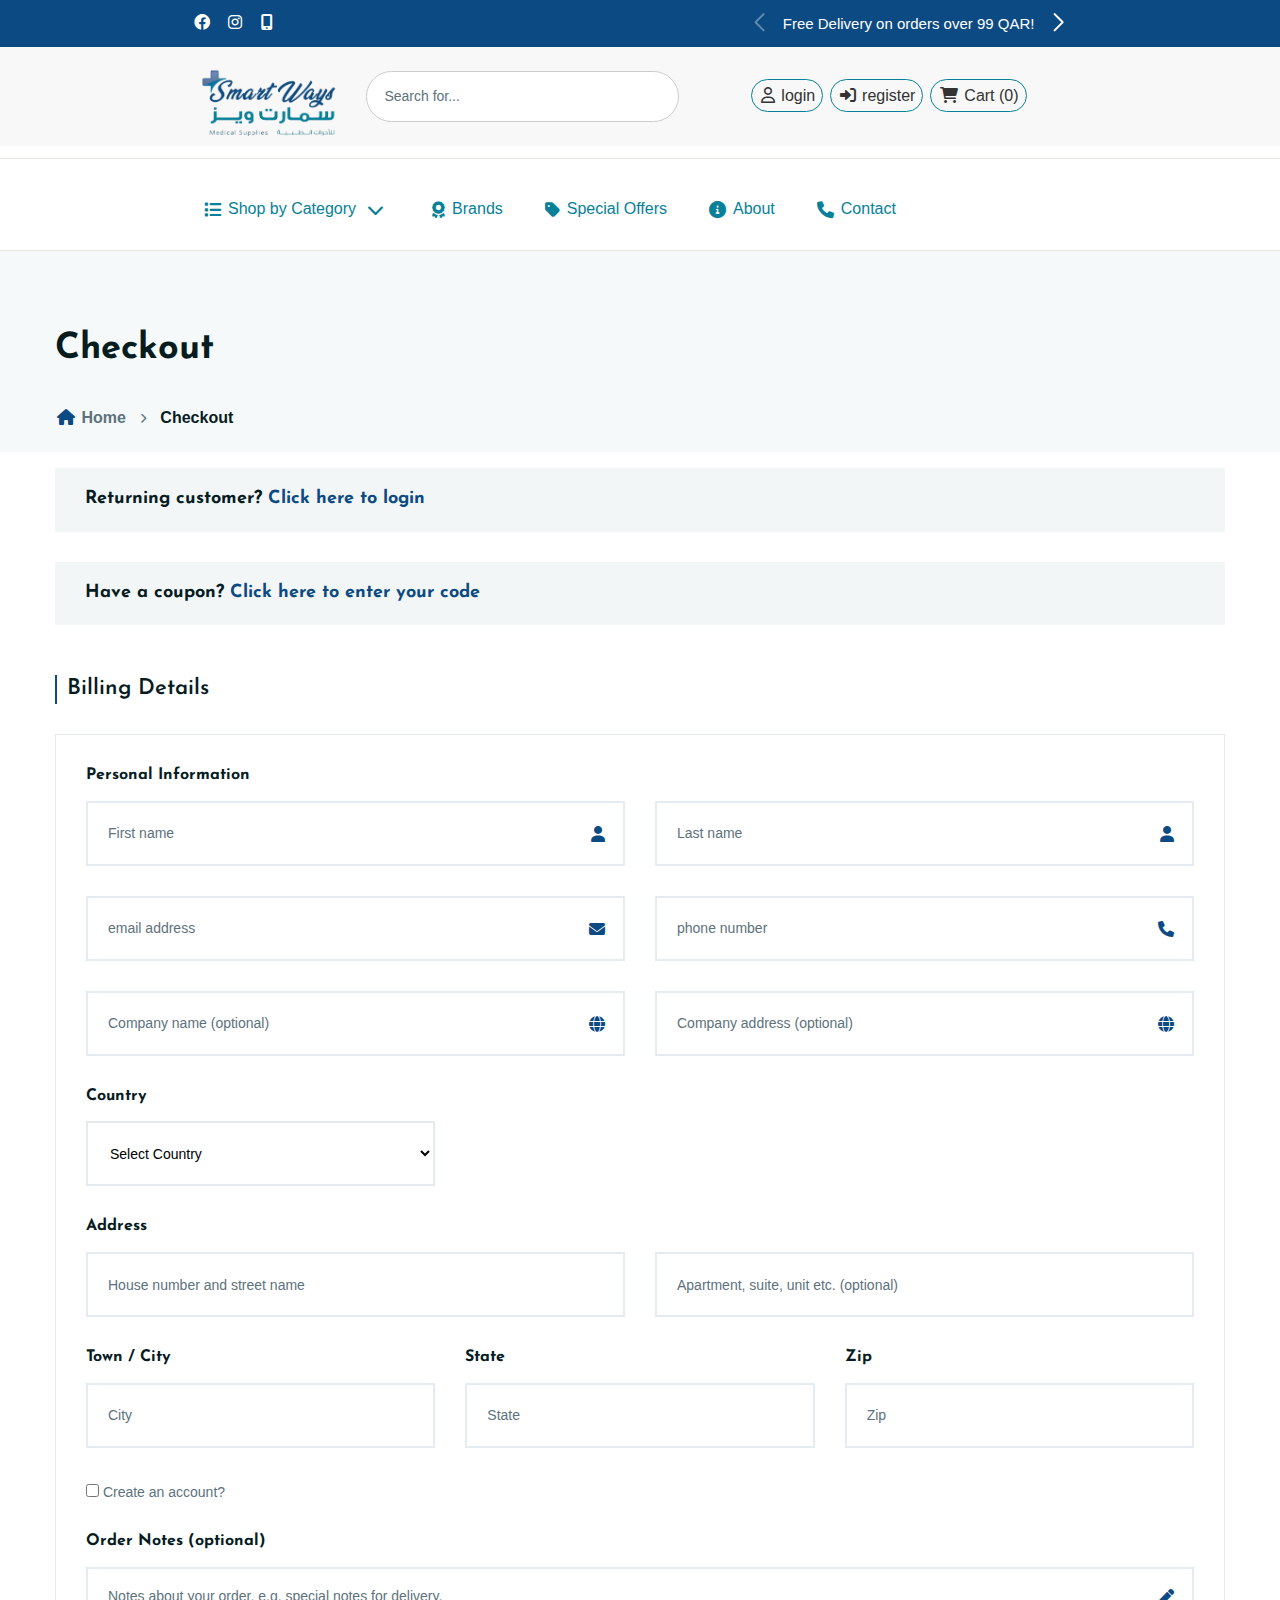
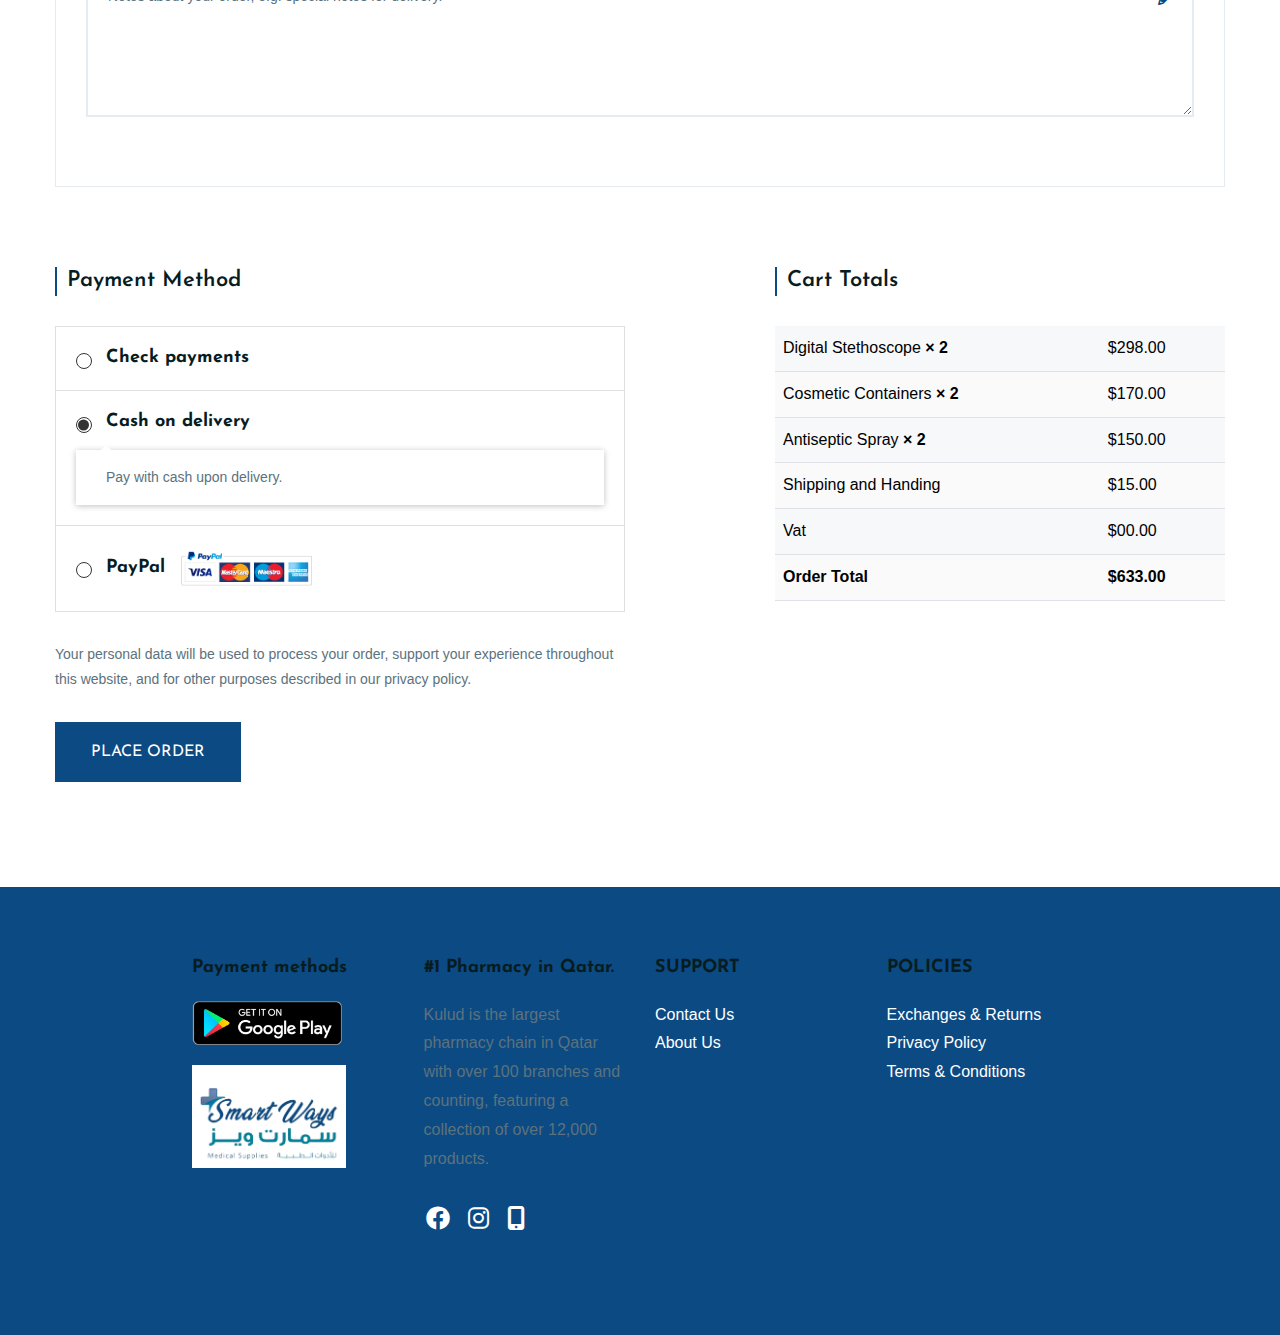
<file: checkout.html>
<!DOCTYPE html>
<html lang="ar">

<head>
    <meta charset="UTF-8">
    <meta name="viewport" content="width=device-width, initial-scale=1.0">
    <title>checkout</title>
    <link rel="stylesheet" href="./css/all.css" />
    <link rel="stylesheet" href="./swiper-11.1.14/package/swiper-bundle.min.css">

    <link rel="stylesheet" href="./bootstrap-5.3.3-dist/css/bootstrap.min.css" />
    <link rel="stylesheet" href="./css/style.css">
    <link rel="stylesheet" href="./css/font-icons.css">
    <!-- plugins css -->
    <link rel="stylesheet" href="./css/plugins.css">
    <!-- Main Stylesheet -->
    <link rel="stylesheet" href="./css/style.css">
    <!-- Responsive css -->
    <link rel="stylesheet" href="./css/responsive.css">
    <link rel="stylesheet" href="./css/main.css">


</head>


<body>
    <div class="content">
        <div>
            <!-- Header Section -->
            <header>
                <div class="top-bar-container">
                    <div class="special-container">
                        <div class="top-bar">

                            <div class="left-icons">
                                <a href="#"><i class="fab fa-facebook"></i></a>
                                <a href="#"><i class="fab fa-instagram"></i></a>
                                <a href="#"><i class="fas fa-mobile-alt"></i></a>
                            </div>
                            <div class="delevery">
                                <div class="swiper-container delevery-swiper">
                                    <div class="swiper-wrapper">
                                        <!-- Slide 1 -->
                                        <div class="swiper-slide">
                                            <div class="delivery-info">
                                                Free Delivery on orders over 99 QAR!
                                            </div>
                                        </div>
                                        <!-- Slide 2 -->
                                        <div class="swiper-slide">
                                            <div class="delivery-info">
                                                Special offer: Buy 2 get 1 free!
                                            </div>
                                        </div>
                                    </div>
                                    <!-- Pagination -->

                                    <!-- Navigation buttons -->
                                    <div class="swiper-button-prev delevery-swiper-prev"></div> <!-- سهم لليسار -->
                                    <div class="swiper-button-next delevery-swiper-next"></div> <!-- سهم لليمين -->
                                </div>
                            </div>


                            <!-- <div class="language">
                                <select>
                                    <option value="en">English</option>
                                    <option value="ar">العربية</option>
                                </select>
                            </div> -->


                        </div>
                    </div>

                </div>
                <div class="nav-container">
                    <div class="special-container">
                        <div class="navbar">
                            <div class="logo">
                                <a href="./index.html"> <img src="./imges/logo.png" alt="Logo"></a>
                            </div>
                            <div class="search-bar">
                                <input class="nav-input-search" type="text" placeholder="  Search for...">

                            </div>
                            <div class="nav-links">
                                <a href="./login.html"><i class="fa-regular fa-user"></i> login</a>
                                <a href="./register.html"><i class="fa-solid fa-right-to-bracket"></i> register</a>
                                <a href="./cart.html"><i class="fa-solid fa-cart-shopping"></i> Cart (0)</a>
                            </div>
                        </div>
                    </div>

                </div>
                <div class="header-container">

                    <div class="special-container">

                        <!-- Navigation Bar -->
                        <nav>
                            <ul class="section-links">
                                <!-- Shop by Category with Dropdown -->
                                <li class="dropdown">
                                    <a href="./index.html#category"><i class="fa-solid fa-list"></i> Shop by Category <i
                                            class="fa-solid fa-chevron-down"></i></a>
                                    <ul class="dropdown-menu">
                                        <li class="dropdown-item">
                                            <a href="#">Category 1 <i class="fa-solid fa-chevron-right"></i></a>
                                            <ul class="submenu">
                                                <li><a href="#">Subcategory 1.1</a></li>
                                                <li><a href="#">Subcategory 1.2</a></li>
                                            </ul>
                                        </li>
                                        <li class="dropdown-item">
                                            <a href="#">Category 2 <i class="fa-solid fa-chevron-right"></i></a>
                                            <ul class="submenu">
                                                <li><a href="#">Subcategory 2.1</a></li>
                                                <li><a href="#">Subcategory 2.2</a></li>
                                            </ul>
                                        </li>
                                        <li class="dropdown-item">
                                            <a href="#">Category 3 <i class="fa-solid fa-chevron-right"></i></a>
                                            <ul class="submenu">
                                                <li><a href="#">Subcategory 3.1</a></li>
                                                <li><a href="#">Subcategory 3.2</a></li>
                                            </ul>
                                        </li>
                                    </ul>
                                </li>
                                <!-- Other menu items -->
                                <li><a href="./index.html#brands"><i class="fa-solid fa-award"></i> Brands</a></li>
                                <li><a href="./index.html#category"><i class="fa-solid fa-tag"></i> Special Offers</a>
                                </li>
                                <li><a href="./about.html"><i class="fas fa-info-circle"></i> About</a></li>
                                <li><a href="./contact.html"><i class="fa-solid fa-phone"></i> Contact</a></li>
                            </ul>
                        </nav>
                    </div>
                </div>
                <!-- زر فتح القائمة في الموبايل -->
                <button class="menu-toggle" onclick="toggleMenu()">
                    <i class="fa-solid fa-bars"></i>
                </button>

                <!-- Sidebar -->
                <div class="sidebar">
                    <button class="close-btn" onclick="toggleMenu()">
                        <i class="fa-solid fa-xmark"></i>
                    </button>
                    <nav>
                        <ul>
                            <li> <a href="./login.html"><i class="fa-regular fa-user"></i> login</a></li>
                            <li> <a href="./register.html"><i class="fa-solid fa-right-to-bracket"></i> register</a>
                            </li>
                            <li> <a href="./cart.html"><i class="fa-solid fa-cart-shopping"></i> Cart (0)</a></li>
                            <li class="dropdown">
                                <a href="./index.html#category"><i class="fa-solid fa-list"></i> Shop by Category</a>
                            </li>
                            <li><a href="./index.html#brands"><i class="fa-solid fa-award"></i> Brands</a></li>
                            <li><a href="./index.html#category"><i class="fa-solid fa-tag"></i> Special Offers</a></li>
                            <li><a href="./about.html"><i class="fas fa-info-circle"></i> About</a></li>
                            <li><a href="./contact.html"><i class="fa-solid fa-phone"></i> Contact</a></li>



                        </ul>
                    </nav>
                </div>

            </header>
            <!-- Categories Section -->
        
           
        </div>
        
    <div class="ltn__utilize-overlay"></div>

    <!-- BREADCRUMB AREA START -->
    <div class="ltn__breadcrumb-area text-left bg-overlay-white-30 bg-image "  data-bs-bg="img/bg/14.jpg">
        <div class="container">
            <div class="row">
                <div class="col-lg-12">
                    <div class="ltn__breadcrumb-inner">
                        <h1 class="page-title">Checkout</h1>
                        <div class="ltn__breadcrumb-list">
                            <ul>
                                <li><a href="index.html"><span class="ltn__secondary-color"><i class="fas fa-home"></i></span> Home</a></li>
                                <li>Checkout</li>
                            </ul>
                        </div>
                    </div>
                </div>
            </div>
        </div>
    </div>
    <!-- WISHLIST AREA START -->
    <div class="ltn__checkout-area mb-105">
        <div class="container">
            <div class="row">
                <div class="col-lg-12">
                    <div class="ltn__checkout-inner">
                        <div class="ltn__checkout-single-content ltn__returning-customer-wrap">
                            <h5>Returning customer? <a class="ltn__secondary-color" href="#ltn__returning-customer-login" data-bs-toggle="collapse">Click here to login</a></h5>
                            <div id="ltn__returning-customer-login" class="collapse ltn__checkout-single-content-info">
                                <div class="ltn_coupon-code-form ltn__form-box">
                                    <p>Please login your accont.</p>
                                    <form action="#" >
                                        <div class="row">
                                            <div class="col-md-6">
                                                <div class="input-item input-item-name ltn__custom-icon">
                                                    <input type="text" name="ltn__name" placeholder="Enter your name">
                                                </div>
                                            </div>
                                            <div class="col-md-6">
                                                <div class="input-item input-item-email ltn__custom-icon">
                                                    <input type="email" name="ltn__email" placeholder="Enter email address">
                                                </div>
                                            </div>
                                        </div>
                                        <button class="btn theme-btn-1 btn-effect-1 text-uppercase">Login</button>
                                        <label class="input-info-save mb-0"><input type="checkbox" name="agree"> Remember me</label>
                                        <p class="mt-30"><a href="register.html">Lost your password?</a></p>
                                    </form>
                                </div>
                            </div>
                        </div>
                        <div class="ltn__checkout-single-content ltn__coupon-code-wrap">
                            <h5>Have a coupon? <a class="ltn__secondary-color" href="#ltn__coupon-code" data-bs-toggle="collapse">Click here to enter your code</a></h5>
                            <div id="ltn__coupon-code" class="collapse ltn__checkout-single-content-info">
                                <div class="ltn__coupon-code-form">
                                    <p>If you have a coupon code, please apply it below.</p>
                                    <form action="#" >
                                        <input type="text" name="coupon-code" placeholder="Coupon code">
                                        <button class="btn theme-btn-2 btn-effect-2 text-uppercase">Apply Coupon</button>
                                    </form>
                                </div>
                            </div>
                        </div>
                        <div class="ltn__checkout-single-content mt-50">
                            <h4 class="title-2">Billing Details</h4>
                            <div class="ltn__checkout-single-content-info">
                                <form action="#" >
                                    <h6>Personal Information</h6>
                                    <div class="row">
                                        <div class="col-md-6">
                                            <div class="input-item input-item-name ltn__custom-icon">
                                                <input type="text" name="ltn__name" placeholder="First name">
                                            </div>
                                        </div>
                                        <div class="col-md-6">
                                            <div class="input-item input-item-name ltn__custom-icon">
                                                <input type="text" name="ltn__lastname" placeholder="Last name">
                                            </div>
                                        </div>
                                        <div class="col-md-6">
                                            <div class="input-item input-item-email ltn__custom-icon">
                                                <input type="email" name="ltn__email" placeholder="email address">
                                            </div>
                                        </div>
                                        <div class="col-md-6">
                                            <div class="input-item input-item-phone ltn__custom-icon">
                                                <input type="text" name="ltn__phone" placeholder="phone number">
                                            </div>
                                        </div>
                                        <div class="col-md-6">
                                            <div class="input-item input-item-website ltn__custom-icon">
                                                <input type="text" name="ltn__company" placeholder="Company name (optional)">
                                            </div>
                                        </div>
                                        <div class="col-md-6">
                                            <div class="input-item input-item-website ltn__custom-icon">
                                                <input type="text" name="ltn__phone" placeholder="Company address (optional)">
                                            </div>
                                        </div>
                                    </div>
                                    <div class="row">
                                        <div class="col-lg-4 col-md-6">
                                            <h6>Country</h6>
                                            <div class="input-item">
                                                <select class="nice-select">
                                                    <option>Select Country</option>
                                                    <option>Australia</option>
                                                    <option>Canada</option>
                                                    <option>China</option>
                                                    <option>Morocco</option>
                                                    <option>Saudi Arabia</option>
                                                    <option>United Kingdom (UK)</option>
                                                    <option>United States (US)</option>
                                                </select>
                                            </div>
                                        </div>
                                        <div class="col-lg-12 col-md-12">
                                            <h6>Address</h6>
                                            <div class="row">
                                                <div class="col-md-6">
                                                    <div class="input-item">
                                                        <input type="text" placeholder="House number and street name">
                                                    </div>
                                                </div>
                                                <div class="col-md-6">
                                                    <div class="input-item">
                                                        <input type="text" placeholder="Apartment, suite, unit etc. (optional)">
                                                    </div>
                                                </div>
                                            </div>
                                        </div>
                                        <div class="col-lg-4 col-md-6">
                                            <h6>Town / City</h6>
                                            <div class="input-item">
                                                <input type="text" placeholder="City">
                                            </div>
                                        </div>
                                        <div class="col-lg-4 col-md-6">
                                            <h6>State </h6>
                                            <div class="input-item">
                                                <input type="text" placeholder="State">
                                            </div>
                                        </div>
                                        <div class="col-lg-4 col-md-6">
                                            <h6>Zip</h6>
                                            <div class="input-item">
                                                <input type="text" placeholder="Zip">
                                            </div>
                                        </div>
                                    </div>
                                    <p><label class="input-info-save mb-0"><input type="checkbox" name="agree"> Create an account?</label></p>
                                    <h6>Order Notes (optional)</h6>
                                    <div class="input-item input-item-textarea ltn__custom-icon">
                                        <textarea name="ltn__message" placeholder="Notes about your order, e.g. special notes for delivery."></textarea>
                                    </div>

                                </form>
                            </div>
                        </div>
                    </div>
                </div>
                <div class="col-lg-6">
                    <div class="ltn__checkout-payment-method mt-50">
                        <h4 class="title-2">Payment Method</h4>
                        <div id="checkout_accordion_1">
                            <!-- card -->
                            <div class="card">
                                <h5 class="collapsed ltn__card-title" data-bs-toggle="collapse" data-bs-target="#faq-item-2-1" aria-expanded="false">
                                    Check payments
                                </h5>
                                <div id="faq-item-2-1" class="collapse" data-bs-parent="#checkout_accordion_1">
                                    <div class="card-body">
                                        <p>Please send a check to Store Name, Store Street, Store Town, Store State / County, Store Postcode.</p>
                                    </div>
                                </div>
                            </div>
                            <!-- card -->
                            <div class="card">
                                <h5 class="ltn__card-title" data-bs-toggle="collapse" data-bs-target="#faq-item-2-2" aria-expanded="true"> 
                                    Cash on delivery 
                                </h5>
                                <div id="faq-item-2-2" class="collapse show" data-bs-parent="#checkout_accordion_1">
                                    <div class="card-body">
                                        <p>Pay with cash upon delivery.</p>
                                    </div>
                                </div>
                            </div>                          
                            <!-- card -->
                            <div class="card">
                                <h5 class="collapsed ltn__card-title" data-bs-toggle="collapse" data-bs-target="#faq-item-2-3" aria-expanded="false" >
                                    PayPal <img src="img/icons/payment-3.png" alt="#">
                                </h5>
                                <div id="faq-item-2-3" class="collapse" data-bs-parent="#checkout_accordion_1">
                                    <div class="card-body">
                                        <p>Pay via PayPal; you can pay with your credit card if you don’t have a PayPal account.</p>
                                    </div>
                                </div>
                            </div>
                        </div>
                        <div class="ltn__payment-note mt-30 mb-30">
                            <p>Your personal data will be used to process your order, support your experience throughout this website, and for other purposes described in our privacy policy.</p>
                        </div>
                        <button class="btn theme-btn-1 btn-effect-1 text-uppercase" type="submit">Place order</button>
                    </div>
                </div>
                <div class="col-lg-6">
                    <div class="shoping-cart-total mt-50">
                        <h4 class="title-2">Cart Totals</h4>
                        <table class="table">
                            <tbody>
                                <tr>
                                    <td>Digital Stethoscope <strong>× 2</strong></td>
                                    <td>$298.00</td>
                                </tr>
                                <tr>
                                    <td>Cosmetic Containers <strong>× 2</strong></td>
                                    <td>$170.00</td>
                                </tr>
                                <tr>
                                    <td>Antiseptic Spray <strong>× 2</strong></td>
                                    <td>$150.00</td>
                                </tr>
                                <tr>
                                    <td>Shipping and Handing</td>
                                    <td>$15.00</td>
                                </tr>
                                <tr>
                                    <td>Vat</td>
                                    <td>$00.00</td>
                                </tr>
                                <tr>
                                    <td><strong>Order Total</strong></td>
                                    <td><strong>$633.00</strong></td>
                                </tr>
                            </tbody>
                        </table>
                    </div>
                </div>
            </div>
        </div>
    </div>
    <!-- WISHLIST AREA START -->

    <!-- CALL TO ACTION START (call-to-action-6) -->
 
    <!-- CALL TO ACTION END -->

      

    <div class="footer-section">
        <div class="special-container">
            <div class="row">
                <div class="col-md-3">
                    <h5>Payment methods</h5>
                     <img src="./imges/google.png" class="pay-img" alt="" srcset="">
                    <div class="theqa  ">
                        <img src="./imges/logo.png" style=" background-color:white">
                    </div>
                </div>
                <div class="col-md-3">
                    <h5>#1 Pharmacy in Qatar.</h5>
                    <p>Kulud is the largest pharmacy chain in Qatar with over 100 branches and counting,
                        featuring a collection of over 12,000 products.</p>
                    <div class="social-icons">
                        <a href="#"><i class="fab fa-facebook"></i></a>
                        <a href="#"><i class="fab fa-instagram"></i></a>
                        <a href="#"><i class="fas fa-mobile-alt"></i></a>
                    </div>
                </div>
                <div class="col-md-3">
                    <h5>SUPPORT</h5>
                    <a href="./contact.html">Contact Us</a><br>
                    <a href="./about.html">About Us</a><br>
          
                </div>
                <div class="col-md-3">
                    <h5>POLICIES</h5>
                    <a href="#">Exchanges & Returns</a><br>
                    <a href="#">Privacy Policy</a><br>
                    <a href="#">Terms & Conditions</a>
                </div>
            </div>
            <div class="row mt-4">
                <div class="col-md-6">
              
                    <!-- <div class="theqa  ">
                        <img src="./imges/logo.png" style=" background-color:white">
                    </div> -->
                </div>

            </div>
        </div>
    </div>
        <button id="scrollToTop" style="display: none;"><i class="fa-solid fa-arrow-up"></i></button>

    </div>
    </div>
    <script src="./js/script.js" defer></script>
<!-- Swiper JS -->
<script src="./swiper-11.1.14/package/swiper-bundle.min.js"></script>
<script src="./bootstrap-5.3.3-dist/js/bootstrap.min.js"></script>

</body>

</html>
</file>
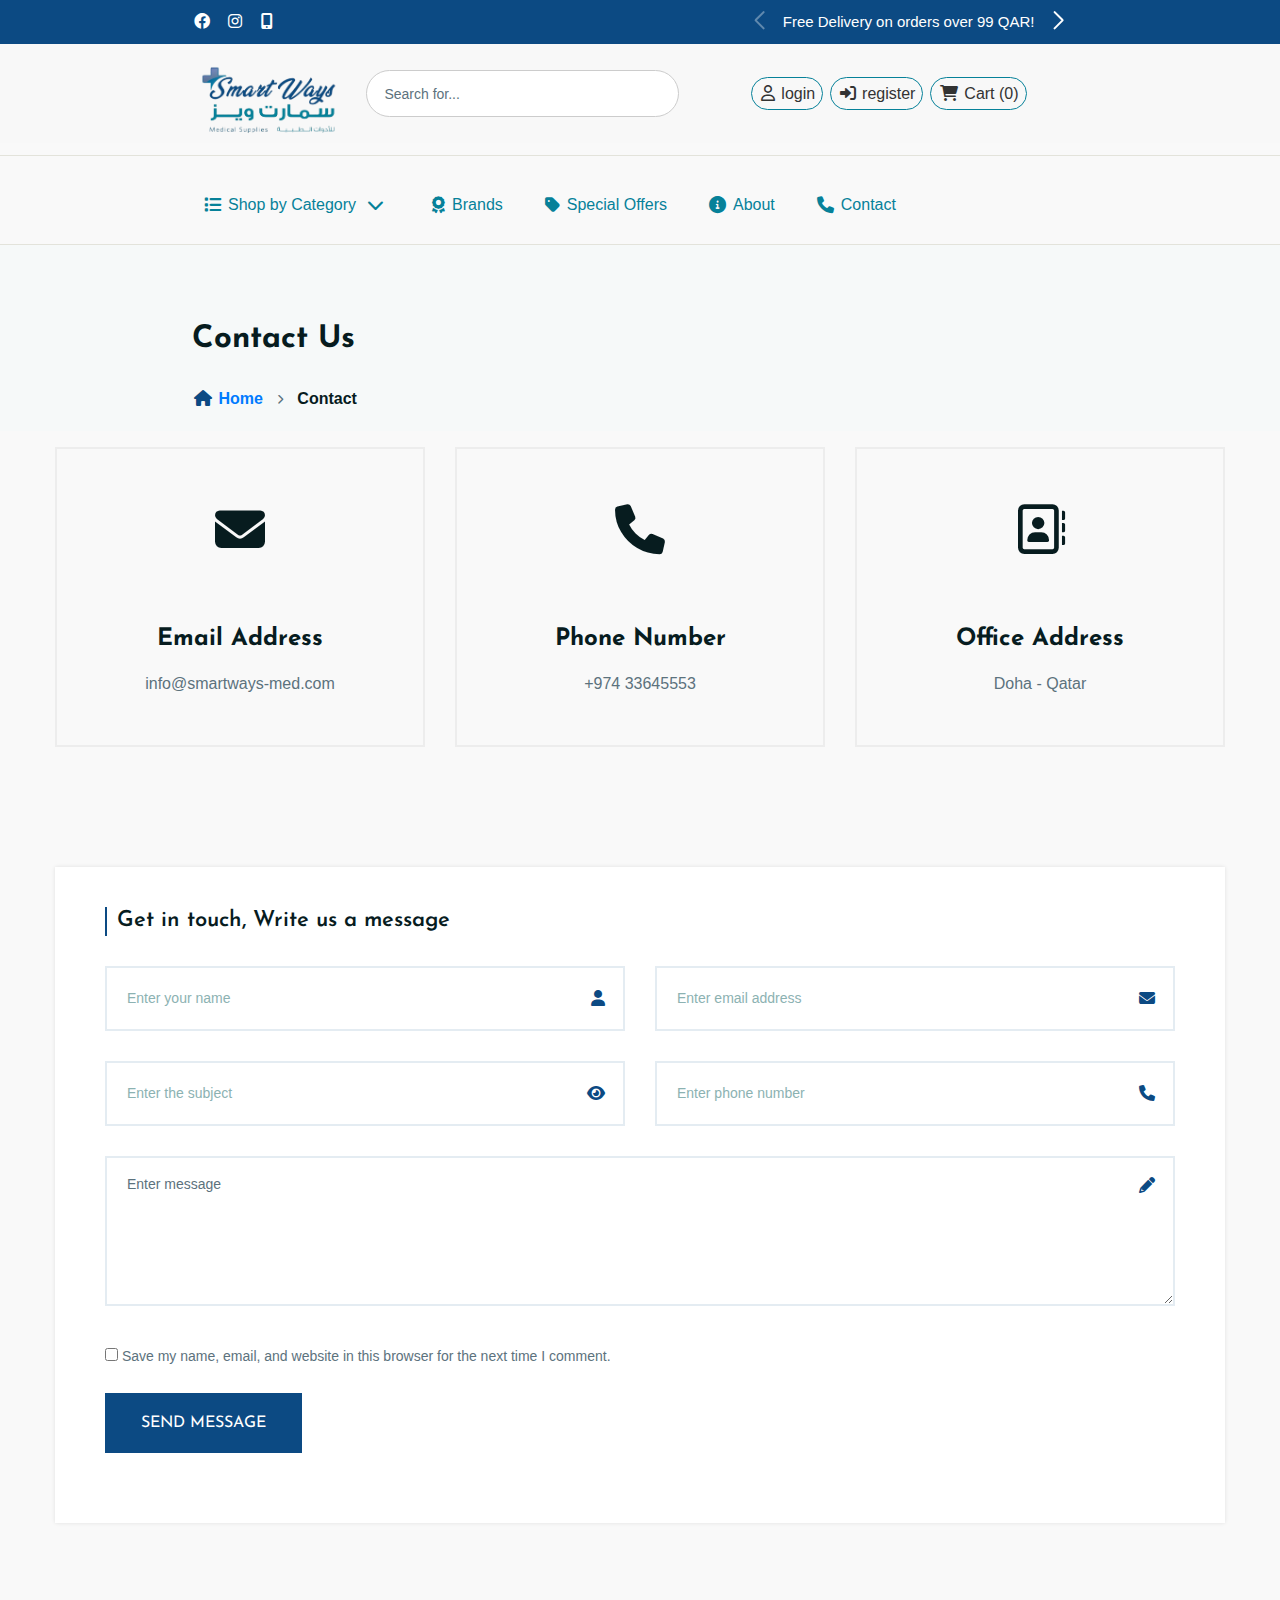
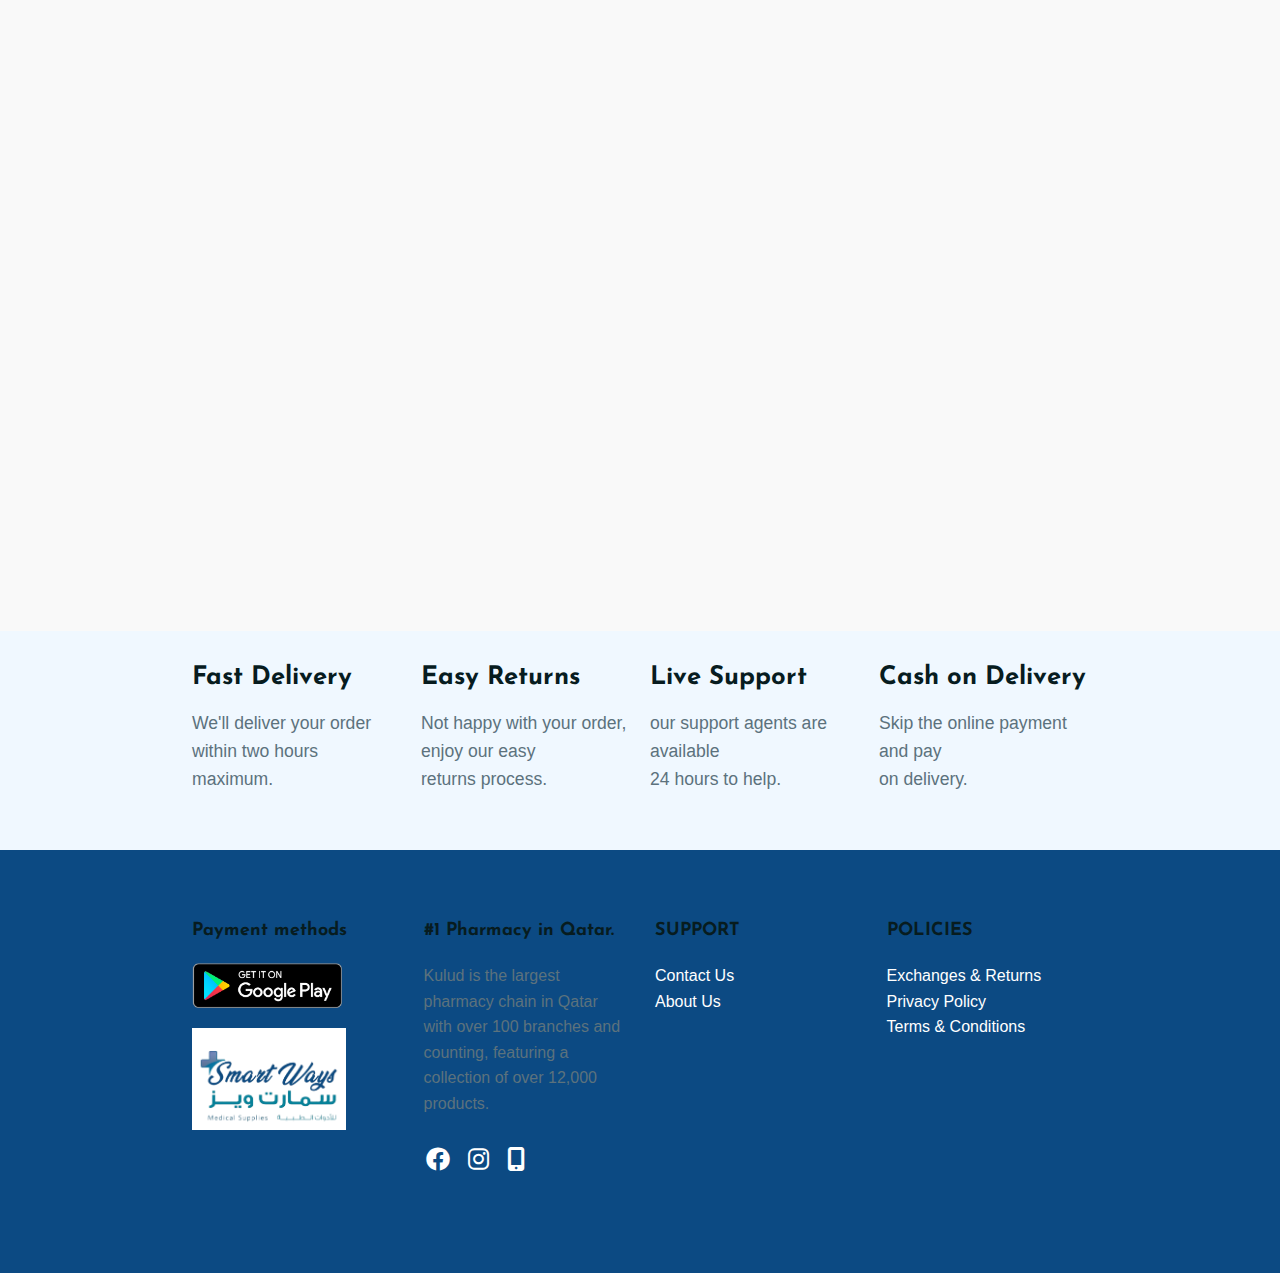
<file: contact.html>
<!DOCTYPE html>
<html lang="ar">

<head>
    <meta charset="UTF-8">
    <meta name="viewport" content="width=device-width, initial-scale=1.0">
    <meta name="csrf-token" content="FYmam0sblV0JrF0WxIOQEAjXwNuUcmfwkKQX5SMg">
    <meta name="is-logged-in" content="false">
    <link rel="icon" type="image/x-icon" href="./imges/logo.png">


    <title>smart ways</title>
    <link rel="stylesheet" href="./css/all.min.css" />
    <link rel="stylesheet" href="./swiper-11.1.14/package/swiper-bundle.min.css">

    <link rel="stylesheet" href=".//bootstrap-5.3.3-dist/css/bootstrap.min.css" />
    <link rel="stylesheet" href="./css/font-icons.css">
    <!-- plugins css -->
    <link rel="stylesheet" href=".//css/plugins.css">
    <!-- Main Stylesheet -->
    <!-- Responsive css -->
    <link rel="stylesheet" href="./css/responsive.css">
    <link rel="stylesheet" href="./css/main.css">
    <link rel="stylesheet" href="./css/details.css">
    <link rel="stylesheet" href="./css/style.css">



    <style>
        .modal-dialog .modal-content .modal-header {
            position: initial;
            padding: 10px 20px;
            border-bottom: 1px solid #e9ecef;
        }

        .modal-dialog .modal-content .modal-body {
            height: 100px;
            padding: 10px 20px;
        }

        .modal-dialog .modal-content {
            width: 50%;
            border-radius: 0;
            margin: auto;
        }
    </style>

</head>

<body>
    <div class="content">
        <div>
            <!-- Header Section -->
            <header>
                <div class="top-bar-container">
                    <div class="special-container">
                        <div class="top-bar">

                            <div class="left-icons">
                                <a href="#"><i class="fab fa-facebook"></i></a>
                                <a href="#"><i class="fab fa-instagram"></i></a>
                                <a href="#"><i class="fas fa-mobile-alt"></i></a>
                            </div>
                            <div class="delevery">
                                <div class="swiper-container delevery-swiper">
                                    <div class="swiper-wrapper">
                                        <!-- Slide 1 -->
                                        <div class="swiper-slide">
                                            <div class="delivery-info">
                                                Free Delivery on orders over 99 QAR!
                                            </div>
                                        </div>
                                        <!-- Slide 2 -->
                                        <div class="swiper-slide">
                                            <div class="delivery-info">
                                                Special offer: Buy 2 get 1 free!
                                            </div>
                                        </div>
                                    </div>
                                    <!-- Pagination -->

                                    <!-- Navigation buttons -->
                                    <div class="swiper-button-prev delevery-swiper-prev"></div> <!-- سهم لليسار -->
                                    <div class="swiper-button-next delevery-swiper-next"></div> <!-- سهم لليمين -->
                                </div>
                            </div>


                            <!-- <div class="language">
                                <select>
                                    <option value="en">English</option>
                                    <option value="ar">العربية</option>
                                </select>
                            </div> -->


                        </div>
                    </div>

                </div>
                <div class="nav-container">
                    <div class="special-container">
                        <div class="navbar">
                            <div class="logo">
                                <a href="./index.html"> <img src="./imges/logo.png" alt="Logo"></a>
                            </div>
                            <div class="search-bar">
                                <input class="nav-input-search" type="text" placeholder="  Search for...">

                            </div>
                            <div class="nav-links">
                                <a href="./login.html"><i class="fa-regular fa-user"></i> login</a>
                                <a href="./register.html"><i class="fa-solid fa-right-to-bracket"></i> register</a>
                                <a href="./cart.html"><i class="fa-solid fa-cart-shopping"></i> Cart (0)</a>
                            </div>
                        </div>
                    </div>

                </div>
                <div class="header-container">

                    <div class="special-container">

                        <!-- Navigation Bar -->
                        <nav>
                            <ul class="section-links">
                                <!-- Shop by Category with Dropdown -->
                                <li class="dropdown">
                                    <a href="./index.html#category"><i class="fa-solid fa-list"></i> Shop by Category <i
                                            class="fa-solid fa-chevron-down"></i></a>
                                    <ul class="dropdown-menu">
                                        <li class="dropdown-item">
                                            <a href="#">Category 1 <i class="fa-solid fa-chevron-right"></i></a>
                                            <ul class="submenu">
                                                <li><a href="#">Subcategory 1.1</a></li>
                                                <li><a href="#">Subcategory 1.2</a></li>
                                            </ul>
                                        </li>
                                        <li class="dropdown-item">
                                            <a href="#">Category 2 <i class="fa-solid fa-chevron-right"></i></a>
                                            <ul class="submenu">
                                                <li><a href="#">Subcategory 2.1</a></li>
                                                <li><a href="#">Subcategory 2.2</a></li>
                                            </ul>
                                        </li>
                                        <li class="dropdown-item">
                                            <a href="#">Category 3 <i class="fa-solid fa-chevron-right"></i></a>
                                            <ul class="submenu">
                                                <li><a href="#">Subcategory 3.1</a></li>
                                                <li><a href="#">Subcategory 3.2</a></li>
                                            </ul>
                                        </li>
                                    </ul>
                                </li>
                                <!-- Other menu items -->
                                <li><a href="./index.html#brands"><i class="fa-solid fa-award"></i> Brands</a></li>
                                <li><a href="./index.html#category"><i class="fa-solid fa-tag"></i> Special Offers</a>
                                </li>
                                <li><a href="./about.html"><i class="fas fa-info-circle"></i> About</a></li>
                                <li><a href="./contact.html"><i class="fa-solid fa-phone"></i> Contact</a></li>
                            </ul>
                        </nav>
                    </div>
                </div>
                <!-- زر فتح القائمة في الموبايل -->
                <button class="menu-toggle" onclick="toggleMenu()">
                    <i class="fa-solid fa-bars"></i>
                </button>

                <!-- Sidebar -->
                <div class="sidebar">
                    <button class="close-btn" onclick="toggleMenu()">
                        <i class="fa-solid fa-xmark"></i>
                    </button>
                    <nav>
                        <ul>
                            <li> <a href="./login.html"><i class="fa-regular fa-user"></i> login</a></li>
                            <li> <a href="./register.html"><i class="fa-solid fa-right-to-bracket"></i> register</a>
                            </li>
                            <li> <a href="./cart.html"><i class="fa-solid fa-cart-shopping"></i> Cart (0)</a></li>
                            <li class="dropdown">
                                <a href="./index.html#category"><i class="fa-solid fa-list"></i> Shop by Category</a>
                            </li>
                            <li><a href="./index.html#brands"><i class="fa-solid fa-award"></i> Brands</a></li>
                            <li><a href="./index.html#category"><i class="fa-solid fa-tag"></i> Special Offers</a></li>
                            <li><a href="./about.html"><i class="fas fa-info-circle"></i> About</a></li>
                            <li><a href="./contact.html"><i class="fa-solid fa-phone"></i> Contact</a></li>



                        </ul>
                    </nav>
                </div>

            </header>
            <!-- BREADCRUMB AREA START -->
            <div class="ltn__breadcrumb-area text-left bg-overlay-white-30 bg-image "
                data-bs-bg="https://smartways-med.com/front/img/bg/111.jpg">
                <div class="special-container">
                    <div class="row">
                        <div class="col-lg-12">
                            <div class="ltn__breadcrumb-inner">
                                <h1 class="page-title">Contact Us</h1>
                                <div class="ltn__breadcrumb-list">
                                    <ul>
                                        <li><a href="./index.html"><span class="ltn__secondary-color"><i
                                                        class="fas fa-home"></i></span> Home</a></li>
                                        <li>Contact</li>
                                    </ul>
                                </div>
                            </div>
                        </div>
                    </div>
                </div>
            </div>
            <!-- BREADCRUMB AREA END -->

            <!-- CONTACT ADDRESS AREA START -->
            <div class="ltn__contact-address-area mb-90">
                <div class="container">
                    <div class="row">
                        <div class="col-lg-4">
                            <div class="ltn__contact-address-item ltn__contact-address-item-3 box-shadow">
                                <div class="ltn__contact-address-icon">
                                    <i class="fa-solid fa-envelope"></i>
                                </div>
                                <h3>Email Address</h3>
                                <p> info@smartways-med.com </p>
                            </div>
                        </div>
                        <div class="col-lg-4">
                            <div class="ltn__contact-address-item ltn__contact-address-item-3 box-shadow">
                                <div class="ltn__contact-address-icon">
                                    <i class="fa-solid fa-phone"></i>
                                </div>
                                <h3>Phone Number</h3>
                                <p> +974 33645553</p>
                            </div>
                        </div>
                        <div class="col-lg-4">
                            <div class="ltn__contact-address-item ltn__contact-address-item-3 box-shadow">
                                <div class="ltn__contact-address-icon">
                                    <i class="fa-regular fa-address-book"></i>
                                </div>
                                <h3>Office Address</h3>
                                <p> Doha - Qatar</p>
                            </div>
                        </div>
                    </div>
                </div>
            </div>
            <!-- CONTACT ADDRESS AREA END -->

            <!-- CONTACT MESSAGE AREA START -->
            <div class="ltn__contact-message-area mb-120 mb--100">
                <div class="container">
                    <div class="row">
                        <div class="col-lg-12">
                            <div class="ltn__form-box contact-form-box box-shadow white-bg">
                                <h4 class="title-2">Get in touch, Write us a message</h4>
                                <form class="form-contact form contact_form" method="post"
                                    action="https://smartways-med.com/en/contact/message" id="contactForm">
                                    <input type="hidden" name="_token" value="FYmam0sblV0JrF0WxIOQEAjXwNuUcmfwkKQX5SMg">
                                    <div class="row">
                                        <div class="col-md-6">
                                            <div class="input-item input-item-name ltn__custom-icon">
                                                <input type="text" name="name" placeholder="Enter your name">
                                            </div>
                                        </div>
                                        <div class="col-md-6">
                                            <div class="input-item input-item-email ltn__custom-icon">
                                                <input type="email" name="email" placeholder="Enter email address">
                                            </div>
                                        </div>
                                        <div class="col-md-6">
                                            <div class="input-item input-item-subject ltn__custom-icon">
                                                <input type="text" name="subject" placeholder="Enter the subject">
                                            </div>
                                        </div>
                                        <div class="col-md-6">
                                            <div class="input-item input-item-phone ltn__custom-icon">
                                                <input type="text" name="phone" placeholder="Enter phone number">
                                            </div>
                                        </div>
                                    </div>
                                    <div class="input-item input-item-textarea ltn__custom-icon">
                                        <textarea name="message" placeholder="Enter message"></textarea>
                                    </div>
                                    <p><label class="input-info-save mb-0"><input type="checkbox" name="agree"> Save my
                                            name, email, and website in this browser for the next time I
                                            comment.</label></p>
                                    <div class="btn-wrapper mt-0">
                                        <button class="btn theme-btn-1 btn-effect-1 text-uppercase" type="submit">Send
                                            Message</button>
                                    </div>
                                    <p class="form-messege mb-0 mt-20"></p>
                                </form>
                            </div>
                        </div>
                    </div>
                </div>
            </div>
            <!-- CONTACT MESSAGE AREA END -->

            <!-- GOOGLE MAP AREA START -->
            <div class="google-map mb-120">

                <iframe
                    src='https://www.google.com/maps/embed?pb=!1m18!1m12!1m3!1d230886.03811151316!2d51.34718236286879!3d25.28422802313372!2m3!1f0!2f0!3f0!3m2!1i1024!2i768!4f13.1!3m3!1m2!1s0x3e45c534ffdce87f%3A0x44d9319f78cfd4b1!2sDoha%2C%20Qatar!5e0!3m2!1sen!2seg!4v1723541472644!5m2!1sen!2seg'
                    width="100%" height="100%" frameborder="0" allowfullscreen="" aria-hidden="false"
                    tabindex="0"></iframe>

                <!-- GOOGLE MAP AREA END -->








































                <div class="feature-container">
                    <div class="special-container">
                        <div class="features-section">
                            <div class="feature">

                                <h3
                                    style="outline: none; -webkit-font-smoothing: antialiased; margin-right: 0px; margin-bottom: 15px; margin-left: 0px; padding: 0px; font-weight: 700; line-height: 1.3; color: var(--ltn__heading-color); font-size: 1.6rem; clear: both; font-family: var(--ltn__heading-font); background-color: rgb(240, 248, 255);">
                                    Fast Delivery</h3>
                                <p
                                    style="outline: none; -webkit-font-smoothing: antialiased; margin-right: 0px; margin-bottom: 1.5em; margin-left: 0px; padding: 0px; color: rgb(92, 114, 125); hyphens: auto; font-size: 1.1rem; font-family: Arial, sans-serif; background-color: rgb(240, 248, 255);">
                                    <span style="font-size: 17.6px;">We'll deliver your order within
                                        two&nbsp;</span><span style="font-size: 17.6px;">hours maximum.</span></p>
                            </div>
                            <div class="feature">
                                <h3
                                    style="outline: none; -webkit-font-smoothing: antialiased; margin-right: 0px; margin-bottom: 15px; margin-left: 0px; padding: 0px; font-weight: 700; line-height: 1.3; color: var(--ltn__heading-color); font-size: 1.6rem; clear: both; font-family: var(--ltn__heading-font); background-color: rgb(240, 248, 255);">
                                    Easy Returns</h3>
                                <p
                                    style="outline: none; -webkit-font-smoothing: antialiased; margin-right: 0px; margin-bottom: 1.5em; margin-left: 0px; padding: 0px; color: rgb(92, 114, 125); hyphens: auto; font-size: 1.1rem; font-family: Arial, sans-serif; background-color: rgb(240, 248, 255);">
                                    Not happy with your order, enjoy our easy<br
                                        style="outline: none; -webkit-font-smoothing: antialiased; margin: 0px; padding: 0px;">returns
                                    process.</p>
                            </div>
                            <div class="feature">
                                <h3
                                    style="outline: none; -webkit-font-smoothing: antialiased; margin-right: 0px; margin-bottom: 15px; margin-left: 0px; padding: 0px; font-weight: 700; line-height: 1.3; color: var(--ltn__heading-color); font-size: 1.6rem; clear: both; font-family: var(--ltn__heading-font); background-color: rgb(240, 248, 255);">
                                    Live Support</h3>
                                <p
                                    style="outline: none; -webkit-font-smoothing: antialiased; margin-right: 0px; margin-bottom: 1.5em; margin-left: 0px; padding: 0px; color: rgb(92, 114, 125); hyphens: auto; font-size: 1.1rem; font-family: Arial, sans-serif; background-color: rgb(240, 248, 255);">
                                    our support agents are available<br
                                        style="outline: none; -webkit-font-smoothing: antialiased; margin: 0px; padding: 0px;">24
                                    hours to help.</p>
                            </div>
                            <div class="feature">
                                <h3
                                    style="outline: none; -webkit-font-smoothing: antialiased; margin-right: 0px; margin-bottom: 15px; margin-left: 0px; padding: 0px; font-weight: 700; line-height: 1.3; color: var(--ltn__heading-color); font-size: 1.6rem; clear: both; font-family: var(--ltn__heading-font); background-color: rgb(240, 248, 255);">
                                    Cash on Delivery</h3>
                                <p
                                    style="outline: none; -webkit-font-smoothing: antialiased; margin-right: 0px; margin-bottom: 1.5em; margin-left: 0px; padding: 0px; color: rgb(92, 114, 125); hyphens: auto; font-size: 1.1rem; font-family: Arial, sans-serif; background-color: rgb(240, 248, 255);">
                                    Skip the online payment and pay<br
                                        style="outline: none; -webkit-font-smoothing: antialiased; margin: 0px; padding: 0px;">on
                                    delivery.</p>
                            </div>
                        </div>
                    </div>
                </div>
                <div class="footer-section">
                    <div class="special-container">
                        <div class="row">
                            <div class="col-md-3">
                                <h5>Payment methods</h5>
                                <img src="./imges/google.png" class="pay-img" alt="" srcset="">
                                <div class="theqa  ">
                                    <img src="./imges/logo.png" style=" background-color:white">
                                </div>
                            </div>
                            <div class="col-md-3">
                                <h5>#1 Pharmacy in Qatar.</h5>
                                <p>Kulud is the largest pharmacy chain in Qatar with over 100 branches and counting,
                                    featuring a collection of over 12,000 products.</p>
                                <div class="social-icons">
                                    <a href="#"><i class="fab fa-facebook"></i></a>
                                    <a href="#"><i class="fab fa-instagram"></i></a>
                                    <a href="#"><i class="fas fa-mobile-alt"></i></a>
                                </div>
                            </div>
                            <div class="col-md-3">
                                <h5>SUPPORT</h5>
                                <a href="./contact.html">Contact Us</a><br>
                                <a href="./about.html">About Us</a><br>

                            </div>
                            <div class="col-md-3">
                                <h5>POLICIES</h5>
                                <a href="#">Exchanges & Returns</a><br>
                                <a href="#">Privacy Policy</a><br>
                                <a href="#">Terms & Conditions</a>
                            </div>
                        </div>
                        <div class="row mt-4">
                            <div class="col-md-6">

                                <!-- <div class="theqa  ">
                    <img src="./imges/logo.png" style=" background-color:white">
                </div> -->
                            </div>

                        </div>
                    </div>
                </div>
                <button id="scrollToTop" style="display: none;"><i class="fa-solid fa-arrow-up"></i></button>
                <script src="./js/script.js" defer></script>

                <!-- Swiper JS -->
                <script src="./swiper-11.1.14/package/swiper-bundle.min.js"></script>
                <script src="./bootstrap-5.3.3-dist/js/bootstrap.min.js"></script>
                
</body>

</html>
</file>
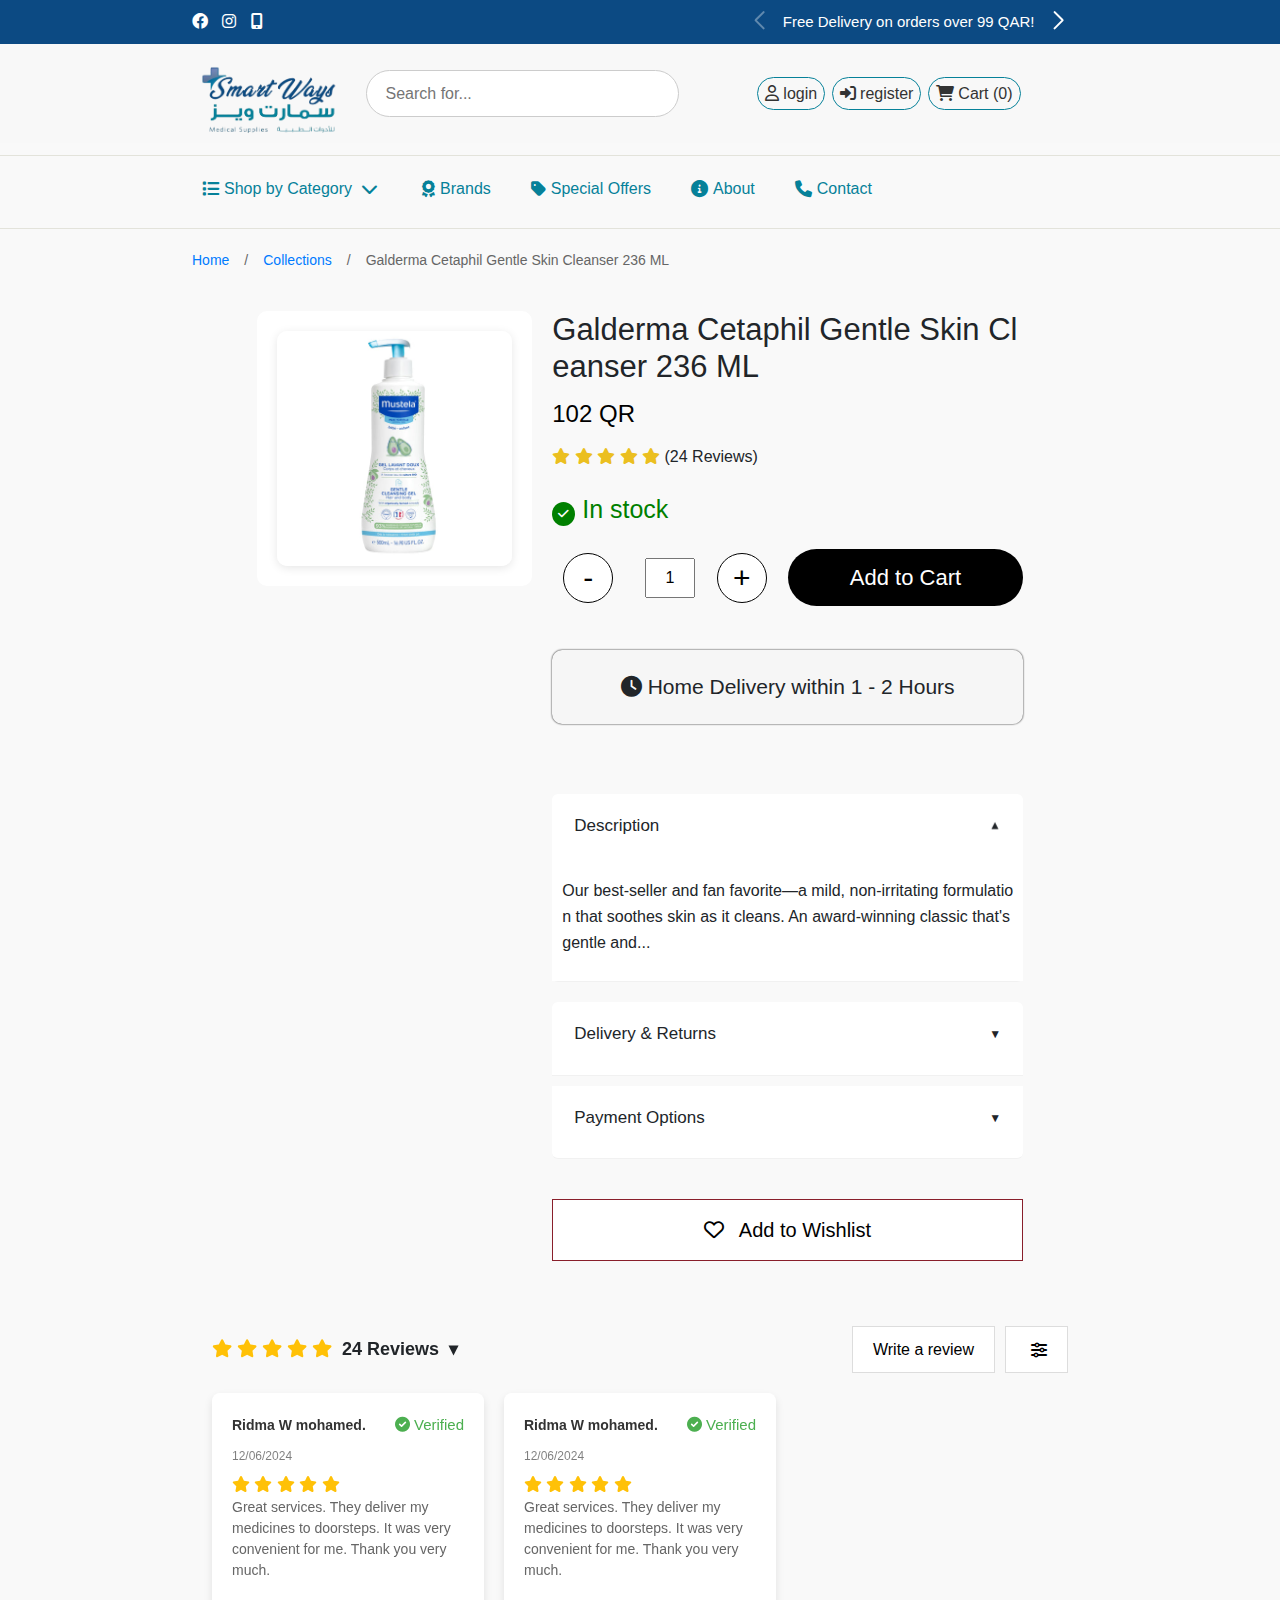
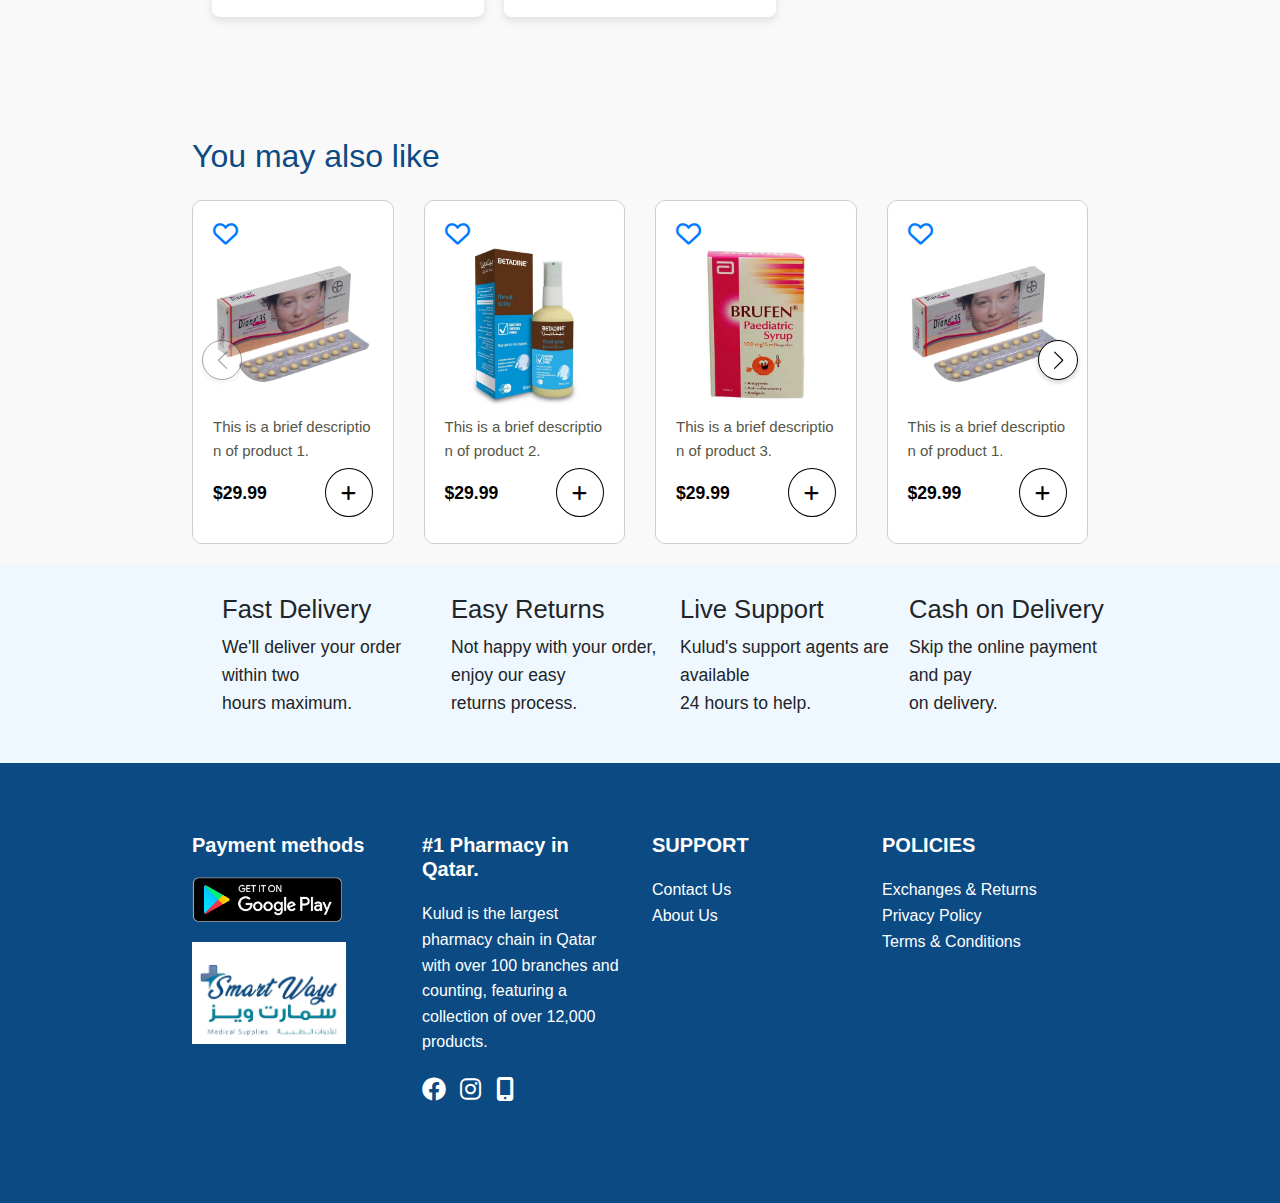
<file: details.html>
<!DOCTYPE html>
<html lang="ar">

<head>
    <meta charset="UTF-8">
    <meta name="viewport" content="width=device-width, initial-scale=1.0">
    <title>details</title>
    <link rel="stylesheet" href="./css/all.css" />
    <link rel="stylesheet" href="./swiper-11.1.14/package/swiper-bundle.min.css">
    <link rel="stylesheet" href="./bootstrap-5.3.3-dist/css/bootstrap.min.css" />
        <link rel="stylesheet" href="./css/details.css">
    <link rel="stylesheet" href="./css/style.css">
   
</head>

<body>
    <div class="content">
        <div>
            <!-- Header Section -->
            <header>
                <div class="top-bar-container">
                    <div class="special-container">
                        <div class="top-bar">

                            <div class="left-icons">
                                <a href="#"><i class="fab fa-facebook"></i></a>
                                <a href="#"><i class="fab fa-instagram"></i></a>
                                <a href="#"><i class="fas fa-mobile-alt"></i></a>
                            </div>
                            <div class="delevery">
                                <div class="swiper-container delevery-swiper">
                                    <div class="swiper-wrapper">
                                        <!-- Slide 1 -->
                                        <div class="swiper-slide">
                                            <div class="delivery-info">
                                                Free Delivery on orders over 99 QAR!
                                            </div>
                                        </div>
                                        <!-- Slide 2 -->
                                        <div class="swiper-slide">
                                            <div class="delivery-info">
                                                Special offer: Buy 2 get 1 free!
                                            </div>
                                        </div>
                                    </div>
                                    <!-- Pagination -->

                                    <!-- Navigation buttons -->
                                    <div class="swiper-button-prev delevery-swiper-prev"></div> <!-- سهم لليسار -->
                                    <div class="swiper-button-next delevery-swiper-next"></div> <!-- سهم لليمين -->
                                </div>
                            </div>


                            <!-- <div class="language">
                                <select>
                                    <option value="en">English</option>
                                    <option value="ar">العربية</option>
                                </select>
                            </div> -->


                        </div>
                    </div>

                </div>
                <div class="nav-container">
                    <div class="special-container">
                        <div class="navbar">
                            <div class="logo">
                                <a href="./index.html"> <img src="./imges/logo.png" alt="Logo"></a>
                            </div>
                            <div class="search-bar">
                                <input class="nav-input-search" type="text" placeholder="  Search for...">

                            </div>
                            <div class="nav-links">
                                <a href="./login.html"><i class="fa-regular fa-user"></i> login</a>
                                <a href="./register.html"><i class="fa-solid fa-right-to-bracket"></i> register</a>
                                <a href="./cart.html"><i class="fa-solid fa-cart-shopping"></i> Cart (0)</a>
                            </div>
                        </div>
                    </div>

                </div>
                <div class="header-container">

                    <div class="special-container">

                        <!-- Navigation Bar -->
                        <nav>
                            <ul class="section-links">
                                <!-- Shop by Category with Dropdown -->
                                <li class="dropdown">
                                    <a href="./index.html#category"><i class="fa-solid fa-list"></i> Shop by Category <i
                                            class="fa-solid fa-chevron-down"></i></a>
                                    <ul class="dropdown-menu">
                                        <li class="dropdown-item">
                                            <a href="#">Category 1 <i class="fa-solid fa-chevron-right"></i></a>
                                            <ul class="submenu">
                                                <li><a href="#">Subcategory 1.1</a></li>
                                                <li><a href="#">Subcategory 1.2</a></li>
                                            </ul>
                                        </li>
                                        <li class="dropdown-item">
                                            <a href="#">Category 2 <i class="fa-solid fa-chevron-right"></i></a>
                                            <ul class="submenu">
                                                <li><a href="#">Subcategory 2.1</a></li>
                                                <li><a href="#">Subcategory 2.2</a></li>
                                            </ul>
                                        </li>
                                        <li class="dropdown-item">
                                            <a href="#">Category 3 <i class="fa-solid fa-chevron-right"></i></a>
                                            <ul class="submenu">
                                                <li><a href="#">Subcategory 3.1</a></li>
                                                <li><a href="#">Subcategory 3.2</a></li>
                                            </ul>
                                        </li>
                                    </ul>
                                </li>
                                <!-- Other menu items -->
                                <li><a href="./index.html#brands"><i class="fa-solid fa-award"></i> Brands</a></li>
                                <li><a href="./index.html#category"><i class="fa-solid fa-tag"></i> Special Offers</a>
                                </li>
                                <li><a href="./about.html"><i class="fas fa-info-circle"></i> About</a></li>
                                <li><a href="./contact.html"><i class="fa-solid fa-phone"></i> Contact</a></li>
                            </ul>
                        </nav>
                    </div>
                </div>
                <!-- زر فتح القائمة في الموبايل -->
                <button class="menu-toggle" onclick="toggleMenu()">
                    <i class="fa-solid fa-bars"></i>
                </button>

                <!-- Sidebar -->
                <div class="sidebar">
                    <button class="close-btn" onclick="toggleMenu()">
                        <i class="fa-solid fa-xmark"></i>
                    </button>
                    <nav>
                        <ul>
                            <li> <a href="./login.html"><i class="fa-regular fa-user"></i> login</a></li>
                            <li> <a href="./register.html"><i class="fa-solid fa-right-to-bracket"></i> register</a>
                            </li>
                            <li> <a href="./cart.html"><i class="fa-solid fa-cart-shopping"></i> Cart (0)</a></li>
                            <li class="dropdown">
                                <a href="./index.html#category"><i class="fa-solid fa-list"></i> Shop by Category</a>
                            </li>
                            <li><a href="./index.html#brands"><i class="fa-solid fa-award"></i> Brands</a></li>
                            <li><a href="./index.html#category"><i class="fa-solid fa-tag"></i> Special Offers</a></li>
                            <li><a href="./about.html"><i class="fas fa-info-circle"></i> About</a></li>
                            <li><a href="./contact.html"><i class="fa-solid fa-phone"></i> Contact</a></li>



                        </ul>
                    </nav>
                </div>

            </header>
            <!-- Categories Section -->

        </div>

        <!-- content hear -->
        <!-- Breadcrumb -->
        <div class="details-content">
            <div class="special-container">
                <nav class="breadcrumb">
                    <a href="#">Home</a> / <a href="#">Collections</a> / <span>Galderma Cetaphil Gentle Skin Cleanser
                        236 ML</span>
                </nav>
                <!-- Product Section -->
                <div class="product-container">
                    <!-- Product Image -->
                    <div class="product-image">
                        <img src="./imges/43949.jpg" alt="Cetaphil Cleanser">
                    </div>
                
                    <!-- Product Details -->
                    <div class="product-details">
                        <h1>Galderma Cetaphil Gentle Skin Cleanser 236 ML</h1>
                        
                        <p class="price">102 QR</p>
                        <div class="rating">
                            <span>
                                <i class="fa-solid fa-star"></i>
                                <i class="fa-solid fa-star"></i>
                                <i class="fa-solid fa-star"></i>
                                <i class="fa-solid fa-star"></i>
                                <i class="fa-solid fa-star"></i>
                            </span>
                            <span>(24 Reviews)</span>
                        </div>
                        <p class="stock-status"><i class="fa-solid fa-check"></i> In stock</p>
                        <div class="quantity-selector">
                            <div class="left">
                                <button class="btn-selector" id="decrement">-</button>
                                <input type="text" id="quantity" value="1" readonly>
                                <button class="btn-selector" id="increment">+</button>
                            </div>
                            <button class="add-to-cart">Add to Cart</button>
                        </div>
                        <p class="delivery-info-clock"><i class="fa-solid fa-clock"></i> Home Delivery within 1 - 2 Hours</p>
                        <div class="product-description">
                            <div class="accordion">
                                <div class="accordion-item active">
                                    <h3 class="accordion-title">Description<span class="arrow">▼</span></h3>
                                    <div class="accordion-content">
                                        <p>Our best-seller and fan favorite—a mild, non-irritating formulation that soothes skin as it cleans. An award-winning classic that's gentle and...</p>
                                    </div>
                                </div>
                            </div>
                        </div>
                        <div class="accordion">
                            <div class="accordion-item">
                                <h3 class="accordion-title">Delivery & Returns <span class="arrow">▼</span></h3>
                                <div class="accordion-content">
                                    <p>This product will be delivered within 1-2 hours, and you can return it within 7 days of purchase.</p>
                                </div>
                            </div>
                            <div class="accordion-item">
                                <h3 class="accordion-title">Payment Options <span class="arrow">▼</span></h3>
                                <div class="accordion-content">
                                    <p>We accept various payment methods including Visa, MasterCard, and cash on delivery.</p>
                                    <ul>
                                        <li>Cash/Card on Delivery ✅</li>
                                        <li>Online Payment via Credit/Debit card ✅</li>
                                        <li> Apple Pay & Google Pay ✅</li>
                                        <li>Pay with Insurance ✅</li>
                                    </ul>
                                </div>
                            </div>
                        </div>
                        <button class="wishlist-btn"><i class="fa-regular fa-heart"></i> Add to Wishlist</button>
                    </div>
                </div>
                

          

                <!-- liked Section -->
                <div class="reviews-section">
                    <div class="reviews-header">
                        <div class="reviews-summary">
                            <span class="stars">
                                <i class="fa fa-star "></i>
                                <i class="fa fa-star "></i>
                                <i class="fa fa-star "></i>
                                <i class="fa fa-star "></i>
                                <i class="fa fa-star "></i>
                              
                            </span>
                            <span>24 Reviews</span>
                            
                            <span class="dropdown-arrow" id="reviewDropdownToggle">&#9662;</span>
                            <div class="review-dropdown" id="reviewDropdown" style="display: none;">
                                <h3>
                                    <i class="fa fa-star active-star"></i>
                                      5.0
                                </h3>
                                <ul>

                                    <li>
                                        <div class="stars">
                                            <i class="fa fa-star active-star"></i>
                                            <i class="fa fa-star active-star"></i>
                                            <i class="fa fa-star active-star"></i>
                                            <i class="fa fa-star active-star"></i>
                                            <i class="fa fa-star active-star"></i>

                                        </div>
                                        <span class="show-rate-active"></span>
                                        <h4>(24)</h4>
                                    </li>
                                    <li>
                                        <div class="stars">
                                            <i class="fa fa-star active-star"></i>
                                            <i class="fa fa-star active-star"></i>
                                            <i class="fa fa-star active-star"></i>
                                            <i class="fa fa-star active-star"></i>
                                            <i class="fa fa-star not-active"></i>
                                            

                                        </div>
                                        <span class="show-rate"></span>

                                        <h4>(2)</h4>
                                    </li>
                                    <li>
                                        <div class="stars">
                                            <i class="fa fa-star active-star"></i>
                                            <i class="fa fa-star active-star"></i>
                                            <i class="fa fa-star active-star"></i>
                                            <i class="fa fa-star not-active"></i>
                                            <i class="fa fa-star not-active"></i>

                                        </div>
                                        <span class="show-rate"></span>

                                        <h4>(0)</h4>
                                    </li>
                                    <li>
                                        <div class="stars">
                                            <i class="fa fa-star active-star"></i>
                                            <i class="fa fa-star active-star"></i>
                                            <i class="fa fa-star not-active"></i>
                                            <i class="fa fa-star not-active"></i>
                                            <i class="fa fa-star not-active"></i>


                                        </div>
                                        <span class="show-rate"></span>

                                        <h4>(0)</h4>
                                    </li>
                                    <li>
                                        <div class="stars">
                                            <i class="fa fa-star active-star"></i>

                                            <i class="fa fa-star not-active"></i>
                                            <i class="fa fa-star not-active"></i>
                                            <i class="fa fa-star not-active"></i>
                                            <i class="fa fa-star not-active"></i>

                                        </div>
                                        <span class="show-rate"></span>

                                        <h4>(0)</h4>
                                    </li>
                                </ul>
                            </div>
                        </div>
                    
                        <!-- القائمة المنسدلة لعدد المراجعات -->
                     
                    
                        <div class="review-actions">
                            <button class="write-review" id="openModal">Write a review</button>
                            <button class="filter-reviews"><i class="fa fa-sliders-h"></i></button>
                        </div>
                        <div class="modal" id="reviewModal" style="display: none;">
                            <div class="modal-content">
                                <span class="close" id="closeModal">&times;</span>
                                <h2>How would you rate this item?</h2>
                                <div class="stars" id="starRating">
                                    <i class="fa fa-star" data-value="1"></i>
                                    <i class="fa fa-star" data-value="2"></i>
                                    <i class="fa fa-star" data-value="3"></i>
                                    <i class="fa fa-star" data-value="4"></i>
                                    <i class="fa fa-star" data-value="5"></i>
                                </div>
                            </div>
                        </div>
                    </div>
                    
                    
                
                    <div class="reviews-grid">
                        <!-- Each review starts here -->
                        <div class="review-item">
                            <div class="review-header">
                                <strong>Ridma W mohamed.</strong> <span class="verified"><i class="fa fa-check-circle"></i> Verified</span>
                            </div>
                            <span class="review-date">12/06/2024</span>

                            <div class="review-rating">
                                <i class="fa fa-star"></i>
                                <i class="fa fa-star"></i>
                                <i class="fa fa-star"></i>
                                <i class="fa fa-star"></i>
                                <i class="fa fa-star"></i>
                            </div>
                            <div class="review-content">
                                <p>Great services. They deliver my medicines to doorsteps. It was very convenient for me. Thank you very much.</p>
                            </div>
                        </div>
                        <div class="review-item">
                            <div class="review-header">
                                <strong>Ridma W mohamed.</strong> <span class="verified"><i class="fa fa-check-circle"></i> Verified</span>
                            </div>
                            <span class="review-date">12/06/2024</span>

                            <div class="review-rating">
                                <i class="fa fa-star"></i>
                                <i class="fa fa-star"></i>
                                <i class="fa fa-star"></i>
                                <i class="fa fa-star"></i>
                                <i class="fa fa-star"></i>
                            </div>
                            <div class="review-content">
                                <p>Great services. They deliver my medicines to doorsteps. It was very convenient for me. Thank you very much.</p>
                            </div>
                        </div>
                 
                      
                    
                  
                                           </div>
                </div>
                
                <div class="liked-content">
                
                    <section class="categories" id="category">
                        <h2>You may also like </h2>
                        <div class="swiper-container category-swiper">
                            <div class="swiper-wrapper">
                                <!-- Slide 1 -->
                                 
                                
                                
                                <div class="swiper-slide">
                                    <a href="./details.html">
                                        <div class="product-card">
                                            <div class="product-head">
                                                <i class="fa-regular fa-heart"></i>
                                            </div>
                                            <img class="slide-img" src="./imges/pro1 (1).jpg" alt="Offers Zone">
                                            <p class="product-details">This is a brief description of product 1.</p>
                                            <div class="product-footer">
                                                <p class="product-price">$29.99</p>
                                                <i class="fa-solid fa-plus"></i>
                                            </div>
                                            
                                        </div>
                                    </a>
                                  
                                </div>
                                <!-- Slide 2 -->
                                <div class="swiper-slide">
                                    <a href="./details.html">
                                    <div class="product-card">
                                        <div class="product-head">
                                            <i class="fa-regular fa-heart"></i>
                                        </div>
                                        <img class="slide-img" src="./imges/pro1 (2).jpg" alt="Korean Beauty">
                                        <p class="product-details">This is a brief description of product 2.</p>
                                        <div class="product-footer">
                                            <p class="product-price">$29.99</p>
                                            <i class="fa-solid fa-plus"></i>
                                        </div>
                                    </div>
                                </a>
                                </div>
                                <!-- Slide 3 -->
                                <div class="swiper-slide">
                                    <a href="./details.html">
                                    <div class="product-card">
                                        <div class="product-head">
                                            <i class="fa-regular fa-heart"></i>
                                        </div>
                                        <img class="slide-img" src="./imges/pro1 (3).jpg" alt="Skin Care Offers">
                                        <p class="product-details">This is a brief description of product 3.</p>
                                        <div class="product-footer">
                                            <p class="product-price">$29.99</p>
                                            <i class="fa-solid fa-plus"></i>
                                        </div>
                                    </div>
                                    </a>
                                </div>
                                <div class="swiper-slide">
                                    <a href="./details.html">
                                    <div class="product-card">
                                        <div class="product-head">
                                            <i class="fa-regular fa-heart"></i>
                                        </div>
                                        <img class="slide-img" src="./imges/pro1 (1).jpg" alt="Offers Zone">
                                        <p class="product-details">This is a brief description of product 1.</p>
                                        <div class="product-footer">
                                            <p class="product-price">$29.99</p>
                                            <i class="fa-solid fa-plus"></i>
                                        </div>
                                    </div>
                                    </a>
                                </div>
                                <!-- Slide 2 -->
                                <div class="swiper-slide">
                                    <a href="./details.html">
                                    <div class="product-card">
                                        <div class="product-head">
                                            <i class="fa-regular fa-heart"></i>
                                        </div>
                                        <img class="slide-img" src="./imges/pro1 (2).jpg" alt="Korean Beauty">
                                        <p class="product-details">This is a brief description of product 2.</p>
                                        <div class="product-footer">
                                            <p class="product-price">$29.99</p>
                                            <i class="fa-solid fa-plus"></i>
                                        </div>
                                    </div>
                                    </a>
                                </div>
                                <!-- Slide 3 -->
                                <div class="swiper-slide">
                                    <a href="./details.html">
                                    <div class="product-card">
                                        <div class="product-head">
                                            <i class="fa-regular fa-heart"></i>
                                        </div>
                                        <img class="slide-img" src="./imges/pro1 (3).jpg" alt="Skin Care Offers">
                                        <p class="product-details">This is a brief description of product 3.</p>
                                        <div class="product-footer">
                                            <p class="product-price">$29.99</p>
                                            <i class="fa-solid fa-plus"></i>
                                        </div>
                                    </div>
                                </a>
                                </div>
                                <div class="swiper-slide">
                                    <a href="./details.html">
                                    <div class="product-card">
                                        <div class="product-head">
                                            <i class="fa-regular fa-heart"></i>
                                        </div>
                                        <img class="slide-img" src="./imges/pro1 (1).jpg" alt="Offers Zone">
                                        <p class="product-details">This is a brief description of product 1.</p>
                                        <div class="product-footer">
                                            <p class="product-price">$29.99</p>
                                            <i class="fa-solid fa-plus"></i>
                                        </div>
                                    </div>
                                </a>
                                </div>
                                <!-- Slide 2 -->
                                <div class="swiper-slide">
                                    <a href="./details.html">
                                    <div class="product-card">
                                        <div class="product-head">
                                            <i class="fa-regular fa-heart"></i>
                                        </div>
                                       
                                        <img class="slide-img" src="./imges/pro1 (2).jpg" alt="Korean Beauty">
                                        <p class="product-details">This is a brief description of product 2.</p>
                                        <div class="product-footer">
                                            <p class="product-price">$29.99</p>
                                            <i class="fa-solid fa-plus"></i>
                                        </div>
                                    </div>
                                </a>
                                </div>
                                <!-- Slide 3 -->
                                <div class="swiper-slide">
                                    <a href="./details.html">
                                    <div class="product-card">
                                        <div class="product-head">
                                            <i class="fa-regular fa-heart"></i>
                                        </div>
                                        <img class="slide-img" src="./imges/pro1 (3).jpg" alt="Skin Care Offers">
                                        <p class="product-details">This is a brief description of product 3.</p>
                                        <div class="product-footer">
                                            <p class="product-price">$29.99</p>
                                            <i class="fa-solid fa-plus"></i>
                                        </div>
                                    </div>
                                </a>
                                </div>
                                
                                <!-- Add more slides as needed -->
                            </div>
                            <!-- Navigation -->
                            <div class="swiper-button-next product-next"></div>
                            <div class="swiper-button-prev product-prev"></div>
                        </div>
                    </section>
                </div>
                <!-- realted Section -->
            
            </div>
        </div>




        <div class="feature-container">
            <div class="special-container">
                <div class="features-section">
                    <div class="feature">
                        <h3>Fast Delivery </h3>
                        <p>We'll deliver your order within two <br> hours maximum.</p>
                    </div>
                    <div class="feature">
                        <h3>Easy Returns </h3>
                        <p>Not happy with your order, enjoy our easy <br> returns process.</p>
                    </div>
                    <div class="feature">
                        <h3>Live Support </h3>
                        <p>Kulud's support agents are available <br> 24 hours to help.</p>
                    </div>
                    <div class="feature">
                        <h3>Cash on Delivery </h3>
                        <p>Skip the online payment and pay <br> on delivery.</p>
                    </div>
                </div>
            </div>
        </div>
        <!-- end content -->
        <div class="footer-section">
            <div class="special-container">
                <div class="row">
                    <div class="col-md-3">
                        <h5>Payment methods</h5>
                         <img src="./imges/google.png" class="pay-img" alt="" srcset="">
                        <div class="theqa  ">
                            <img src="./imges/logo.png" style=" background-color:white">
                        </div>
                    </div>
                    <div class="col-md-3">
                        <h5>#1 Pharmacy in Qatar.</h5>
                        <p>Kulud is the largest pharmacy chain in Qatar with over 100 branches and counting,
                            featuring a collection of over 12,000 products.</p>
                        <div class="social-icons">
                            <a href="#"><i class="fab fa-facebook"></i></a>
                            <a href="#"><i class="fab fa-instagram"></i></a>
                            <a href="#"><i class="fas fa-mobile-alt"></i></a>
                        </div>
                    </div>
                    <div class="col-md-3">
                        <h5>SUPPORT</h5>
                        <a href="./contact.html">Contact Us</a><br>
                        <a href="./about.html">About Us</a><br>
              
                    </div>
                    <div class="col-md-3">
                        <h5>POLICIES</h5>
                        <a href="#">Exchanges & Returns</a><br>
                        <a href="#">Privacy Policy</a><br>
                        <a href="#">Terms & Conditions</a>
                    </div>
                </div>
                <div class="row mt-4">
                    <div class="col-md-6">
                  
                        <!-- <div class="theqa  ">
                            <img src="./imges/logo.png" style=" background-color:white">
                        </div> -->
                    </div>

                </div>
            </div>
        </div>
        <button id="scrollToTop" style="display: none;"><i class="fa-solid fa-arrow-up"></i></button>

    </div>

    </div>
    <script src="./js/script.js" defer></script>
    <script src="./js/details.js" defer></script>
    <script src="./swiper-11.1.14/package/swiper-bundle.min.js"></script>
    <script src="./bootstrap-5.3.3-dist//js/bootstrap.min.js"></script>
</body>

</html>
</file>
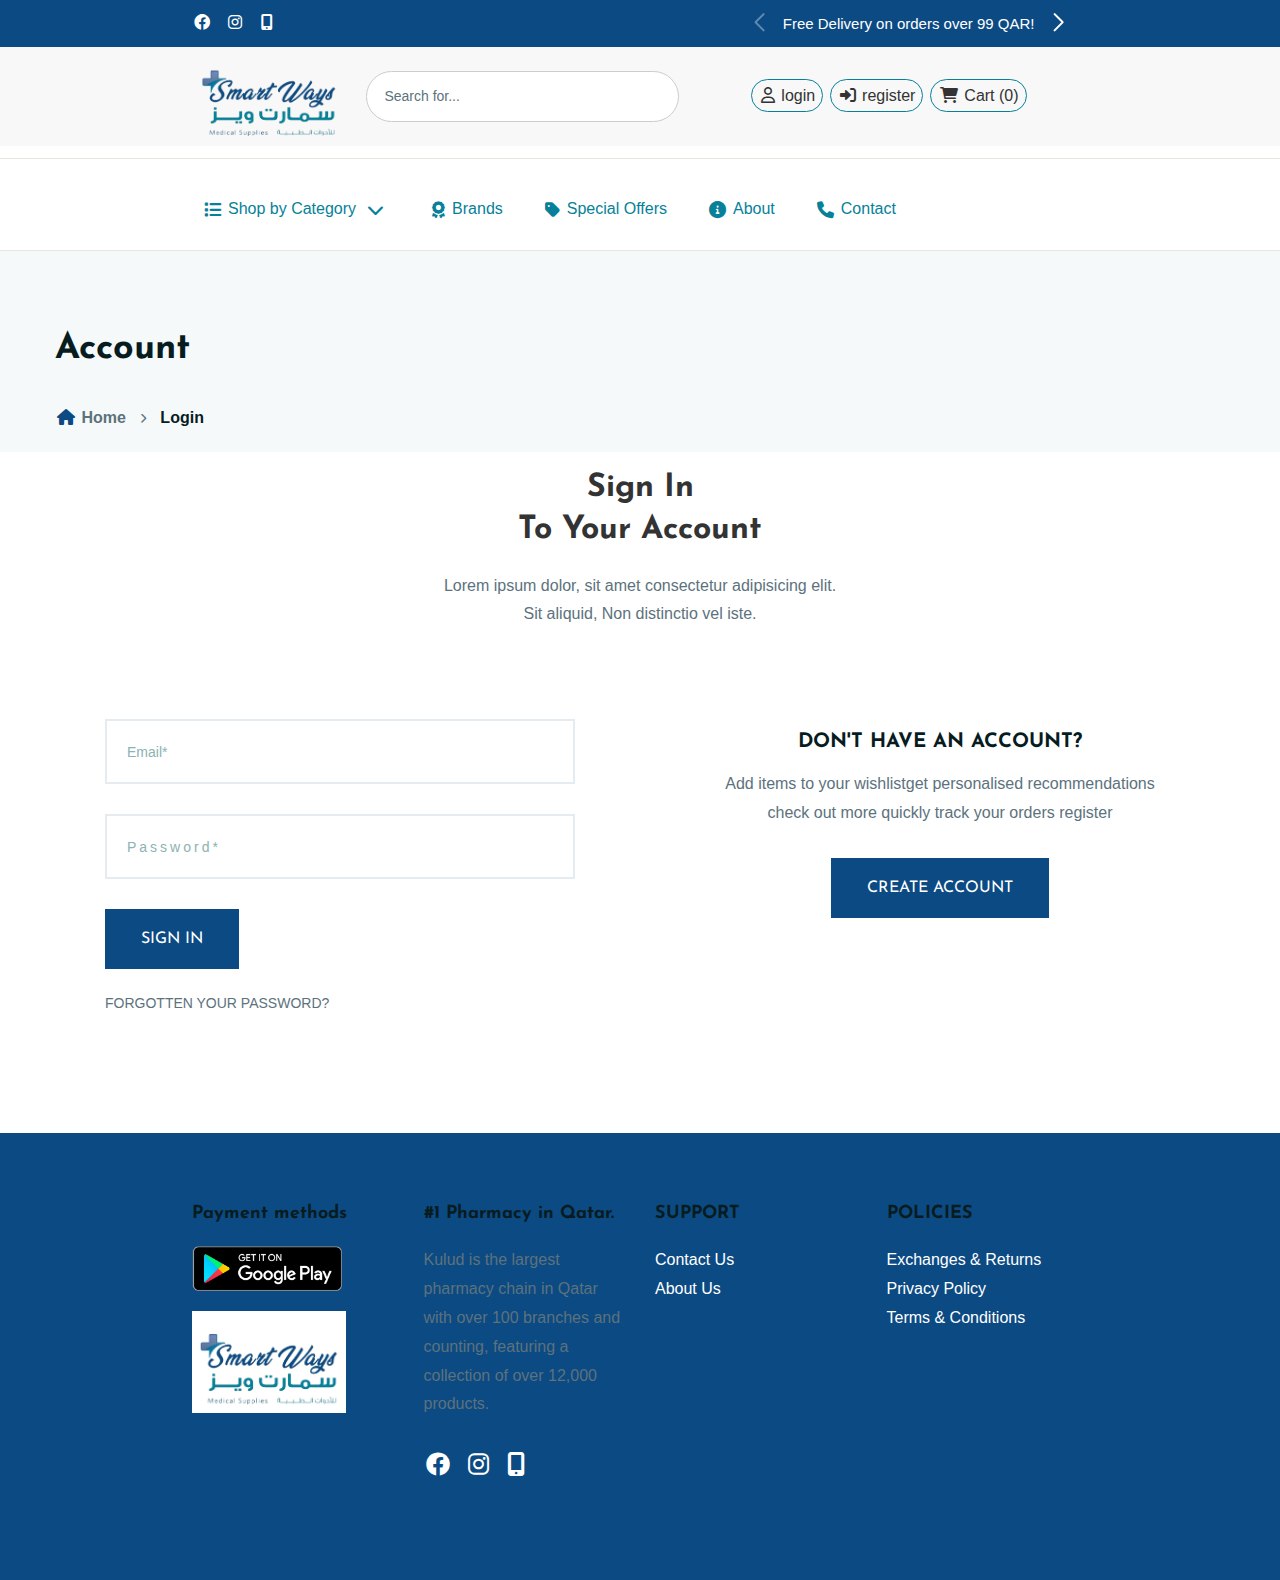
<file: login.html>
<!DOCTYPE html>
<html lang="ar">

<head>
    <meta charset="UTF-8">
    <meta name="viewport" content="width=device-width, initial-scale=1.0">
    <title>login</title>
    <link rel="stylesheet" href="./css/all.css" />
    <link rel="stylesheet" href="./swiper-11.1.14/package/swiper-bundle.min.css">

    <link rel="stylesheet" href="./bootstrap-5.3.3-dist/css/bootstrap.min.css" />
    <link rel="stylesheet" href="./css/style.css">
    <link rel="stylesheet" href="./css/font-icons.css">
    <!-- plugins css -->
    <link rel="stylesheet" href="./css/plugins.css">
    <!-- Main Stylesheet -->
    <link rel="stylesheet" href="./css/style.css">
    <!-- Responsive css -->
    <link rel="stylesheet" href="./css/responsive.css">
    <link rel="stylesheet" href="./css/main.css">


</head>


<body>
    <div class="content">
        <div>
            <!-- Header Section -->
            <header>
                <div class="top-bar-container">
                    <div class="special-container">
                        <div class="top-bar">

                            <div class="left-icons">
                                <a href="#"><i class="fab fa-facebook"></i></a>
                                <a href="#"><i class="fab fa-instagram"></i></a>
                                <a href="#"><i class="fas fa-mobile-alt"></i></a>
                            </div>
                            <div class="delevery">
                                <div class="swiper-container delevery-swiper">
                                    <div class="swiper-wrapper">
                                        <!-- Slide 1 -->
                                        <div class="swiper-slide">
                                            <div class="delivery-info">
                                                Free Delivery on orders over 99 QAR!
                                            </div>
                                        </div>
                                        <!-- Slide 2 -->
                                        <div class="swiper-slide">
                                            <div class="delivery-info">
                                                Special offer: Buy 2 get 1 free!
                                            </div>
                                        </div>
                                    </div>
                                    <!-- Pagination -->

                                    <!-- Navigation buttons -->
                                    <div class="swiper-button-prev delevery-swiper-prev"></div> <!-- سهم لليسار -->
                                    <div class="swiper-button-next delevery-swiper-next"></div> <!-- سهم لليمين -->
                                </div>
                            </div>


                            <!-- <div class="language">
                                <select>
                                    <option value="en">English</option>
                                    <option value="ar">العربية</option>
                                </select>
                            </div> -->


                        </div>
                    </div>

                </div>
                <div class="nav-container">
                    <div class="special-container">
                        <div class="navbar">
                            <div class="logo">
                                <a href="./index.html"> <img src="./imges/logo.png" alt="Logo"></a>
                            </div>
                            <div class="search-bar">
                                <input class="nav-input-search" type="text" placeholder="  Search for...">

                            </div>
                            <div class="nav-links">
                                <a href="./login.html"><i class="fa-regular fa-user"></i> login</a>
                                <a href="./register.html"><i class="fa-solid fa-right-to-bracket"></i> register</a>
                                <a href="./cart.html"><i class="fa-solid fa-cart-shopping"></i> Cart (0)</a>
                            </div>
                        </div>
                    </div>

                </div>
                <div class="header-container">

                    <div class="special-container">

                        <!-- Navigation Bar -->
                        <nav>
                            <ul class="section-links">
                                <!-- Shop by Category with Dropdown -->
                                <li class="dropdown">
                                    <a href="./index.html#category"><i class="fa-solid fa-list"></i> Shop by Category <i
                                            class="fa-solid fa-chevron-down"></i></a>
                                    <ul class="dropdown-menu">
                                        <li class="dropdown-item">
                                            <a href="#">Category 1 <i class="fa-solid fa-chevron-right"></i></a>
                                            <ul class="submenu">
                                                <li><a href="#">Subcategory 1.1</a></li>
                                                <li><a href="#">Subcategory 1.2</a></li>
                                            </ul>
                                        </li>
                                        <li class="dropdown-item">
                                            <a href="#">Category 2 <i class="fa-solid fa-chevron-right"></i></a>
                                            <ul class="submenu">
                                                <li><a href="#">Subcategory 2.1</a></li>
                                                <li><a href="#">Subcategory 2.2</a></li>
                                            </ul>
                                        </li>
                                        <li class="dropdown-item">
                                            <a href="#">Category 3 <i class="fa-solid fa-chevron-right"></i></a>
                                            <ul class="submenu">
                                                <li><a href="#">Subcategory 3.1</a></li>
                                                <li><a href="#">Subcategory 3.2</a></li>
                                            </ul>
                                        </li>
                                    </ul>
                                </li>
                                <!-- Other menu items -->
                                <li><a href="./index.html#brands"><i class="fa-solid fa-award"></i> Brands</a></li>
                                <li><a href="./index.html#category"><i class="fa-solid fa-tag"></i> Special Offers</a>
                                </li>
                                <li><a href="./about.html"><i class="fas fa-info-circle"></i> About</a></li>
                                <li><a href="./contact.html"><i class="fa-solid fa-phone"></i> Contact</a></li>
                            </ul>
                        </nav>
                    </div>
                </div>
                <!-- زر فتح القائمة في الموبايل -->
                <button class="menu-toggle" onclick="toggleMenu()">
                    <i class="fa-solid fa-bars"></i>
                </button>

                <!-- Sidebar -->
                <div class="sidebar">
                    <button class="close-btn" onclick="toggleMenu()">
                        <i class="fa-solid fa-xmark"></i>
                    </button>
                    <nav>
                        <ul>
                            <li> <a href="./login.html"><i class="fa-regular fa-user"></i> login</a></li>
                            <li> <a href="./register.html"><i class="fa-solid fa-right-to-bracket"></i> register</a>
                            </li>
                            <li> <a href="./cart.html"><i class="fa-solid fa-cart-shopping"></i> Cart (0)</a></li>
                            <li class="dropdown">
                                <a href="./index.html#category"><i class="fa-solid fa-list"></i> Shop by Category</a>
                            </li>
                            <li><a href="./index.html#brands"><i class="fa-solid fa-award"></i> Brands</a></li>
                            <li><a href="./index.html#category"><i class="fa-solid fa-tag"></i> Special Offers</a></li>
                            <li><a href="./about.html"><i class="fas fa-info-circle"></i> About</a></li>
                            <li><a href="./contact.html"><i class="fa-solid fa-phone"></i> Contact</a></li>



                        </ul>
                    </nav>
                </div>

            </header>
            <!-- Categories Section -->
        
           
        </div>
        <div class="ltn__utilize-overlay"></div>

        <!-- BREADCRUMB AREA START -->
        <div class="ltn__breadcrumb-area text-left bg-overlay-white-30 bg-image "  data-bs-bg="img/bg/14.jpg">
            <div class="container">
                <div class="row">
                    <div class="col-lg-12">
                        <div class="ltn__breadcrumb-inner">
                            <h1 class="page-title">Account</h1>
                            <div class="ltn__breadcrumb-list">
                                <ul>
                                    <li><a href="index.html"><span class="ltn__secondary-color"><i class="fas fa-home"></i></span> Home</a></li>
                                    <li>Login</li>
                                </ul>
                            </div>
                        </div>
                    </div>
                </div>
            </div>
        </div>
      
        <!-- LOGIN AREA START -->
    <div class="ltn__login-area pb-65">
        <div class="container">
            <div class="row">
                <div class="col-lg-12">
                    <div class="section-title-area text-center">
                        <h1 class="section-title">Sign In <br>To  Your Account</h1>
                        <p>Lorem ipsum dolor, sit amet consectetur adipisicing elit. <br>
                             Sit aliquid,  Non distinctio vel iste.</p>
                    </div>
                </div>
            </div>
            <div class="row">
                <div class="col-lg-6">
                    <div class="account-login-inner">
                        <form action="#" class="ltn__form-box contact-form-box">
                            <input type="text" name="email" placeholder="Email*">
                            <input type="password" name="password" placeholder="Password*">
                            <div class="btn-wrapper mt-0">
                                <button class="theme-btn-1 btn btn-block" type="submit">SIGN IN</button>
                            </div>
                            <div class="go-to-btn mt-20">
                                <a href="#"><small>FORGOTTEN YOUR PASSWORD?</small></a>
                            </div>
                        </form>
                    </div>
                </div>
                <div class="col-lg-6">
                    <div class="account-create text-center pt-50">
                        <h4>DON'T HAVE AN ACCOUNT?</h4>
                        <p>Add items to your wishlistget personalised recommendations <br>
                            check out more quickly track your orders register</p>
                        <div class="btn-wrapper">
                            <a href="register.html" class="theme-btn-1 btn black-btn">CREATE ACCOUNT</a>
                        </div>
                    </div>
                </div>
            </div>
        </div>
    </div>
    <!-- LOGIN AREA END -->

    <!-- CALL TO ACTION START (call-to-action-6) -->

    <!-- CALL TO ACTION END -->

      

    <div class="footer-section">
        <div class="special-container">
            <div class="row">
                <div class="col-md-3">
                    <h5>Payment methods</h5>
                     <img src="./imges/google.png" class="pay-img" alt="" srcset="">
                    <div class="theqa  ">
                        <img src="./imges/logo.png" style=" background-color:white">
                    </div>
                </div>
                <div class="col-md-3">
                    <h5>#1 Pharmacy in Qatar.</h5>
                    <p>Kulud is the largest pharmacy chain in Qatar with over 100 branches and counting,
                        featuring a collection of over 12,000 products.</p>
                    <div class="social-icons">
                        <a href="#"><i class="fab fa-facebook"></i></a>
                        <a href="#"><i class="fab fa-instagram"></i></a>
                        <a href="#"><i class="fas fa-mobile-alt"></i></a>
                    </div>
                </div>
                <div class="col-md-3">
                    <h5>SUPPORT</h5>
                    <a href="./contact.html">Contact Us</a><br>
                    <a href="./about.html">About Us</a><br>
          
                </div>
                <div class="col-md-3">
                    <h5>POLICIES</h5>
                    <a href="#">Exchanges & Returns</a><br>
                    <a href="#">Privacy Policy</a><br>
                    <a href="#">Terms & Conditions</a>
                </div>
            </div>
            <div class="row mt-4">
                <div class="col-md-6">
              
                    <!-- <div class="theqa  ">
                        <img src="./imges/logo.png" style=" background-color:white">
                    </div> -->
                </div>

            </div>
        </div>
    </div>
        <button id="scrollToTop" style="display: none;"><i class="fa-solid fa-arrow-up"></i></button>

    </div>
    </div>
    <script src="./js/script.js" defer></script>
<!-- Swiper JS -->
<script src="./swiper-11.1.14/package/swiper-bundle.min.js"></script>
<script src="./bootstrap-5.3.3-dist/js/bootstrap.min.js"></script>

</body>

</html>
</file>
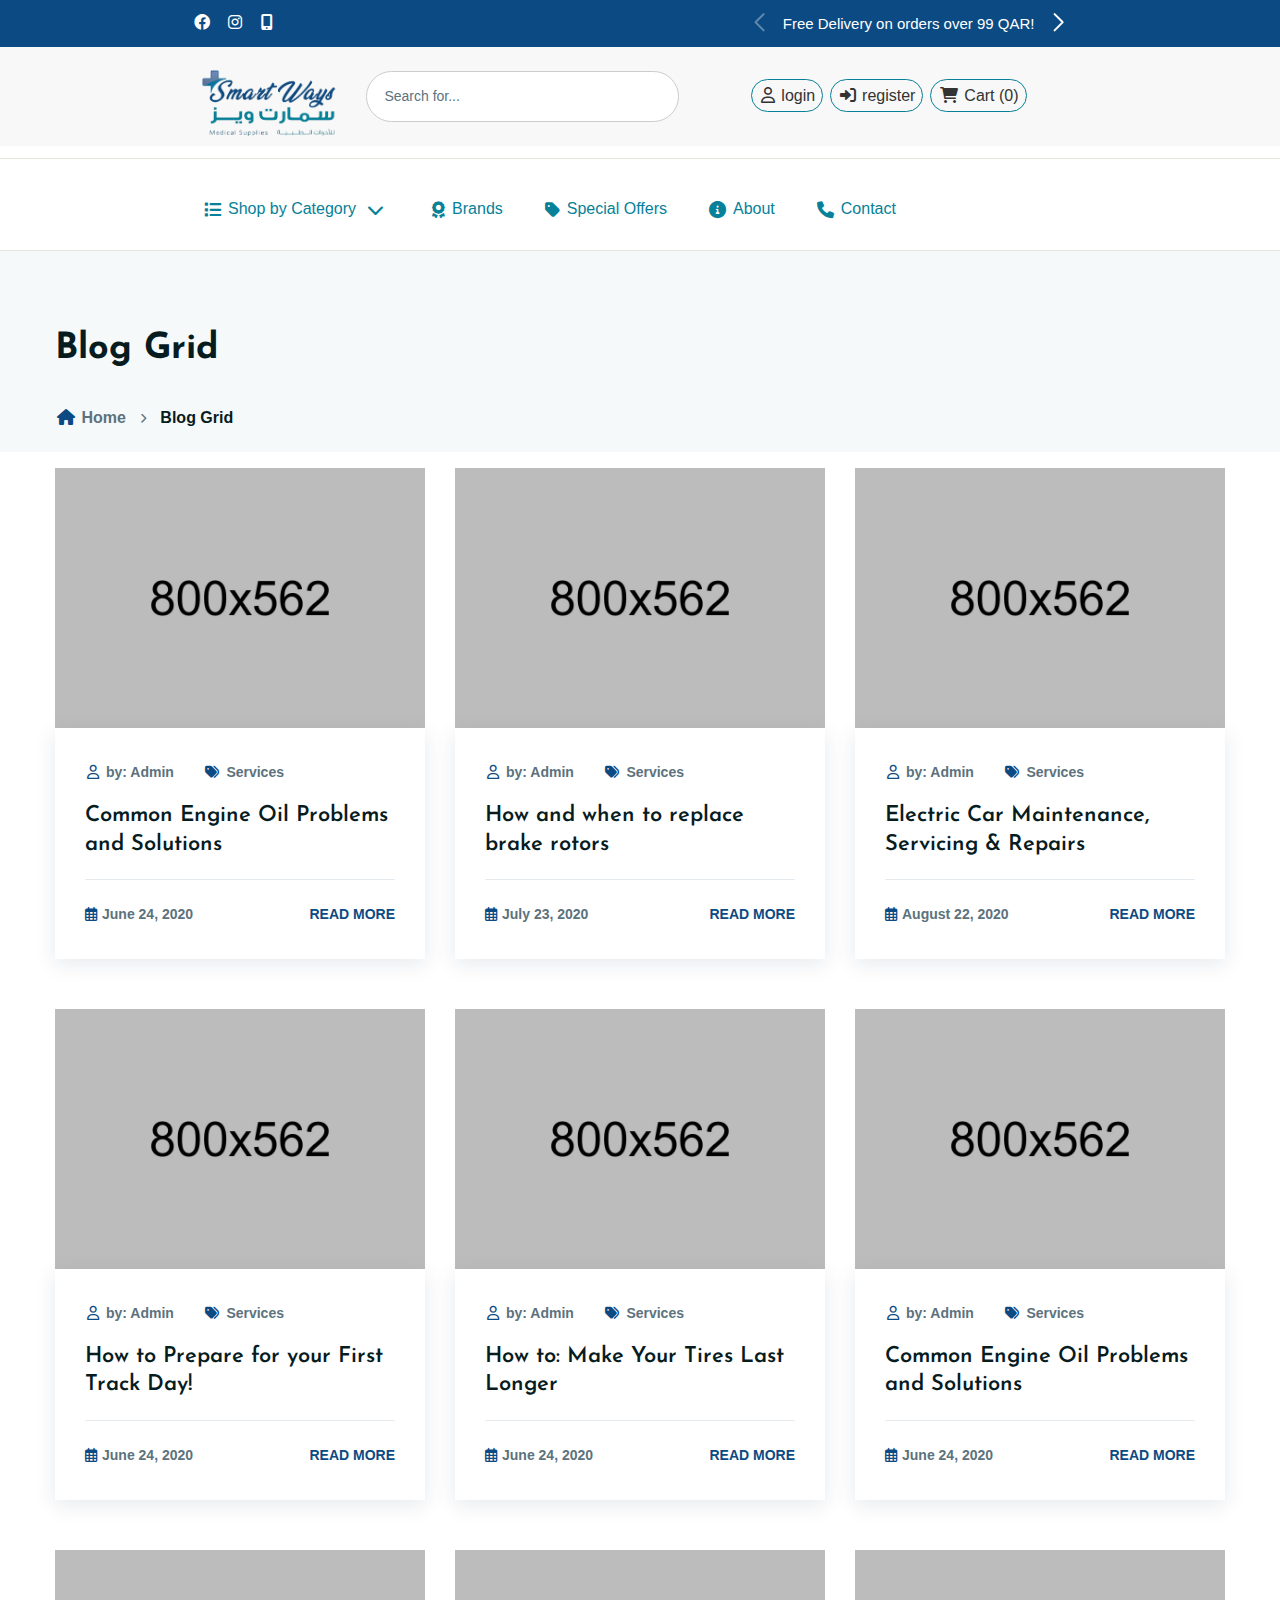
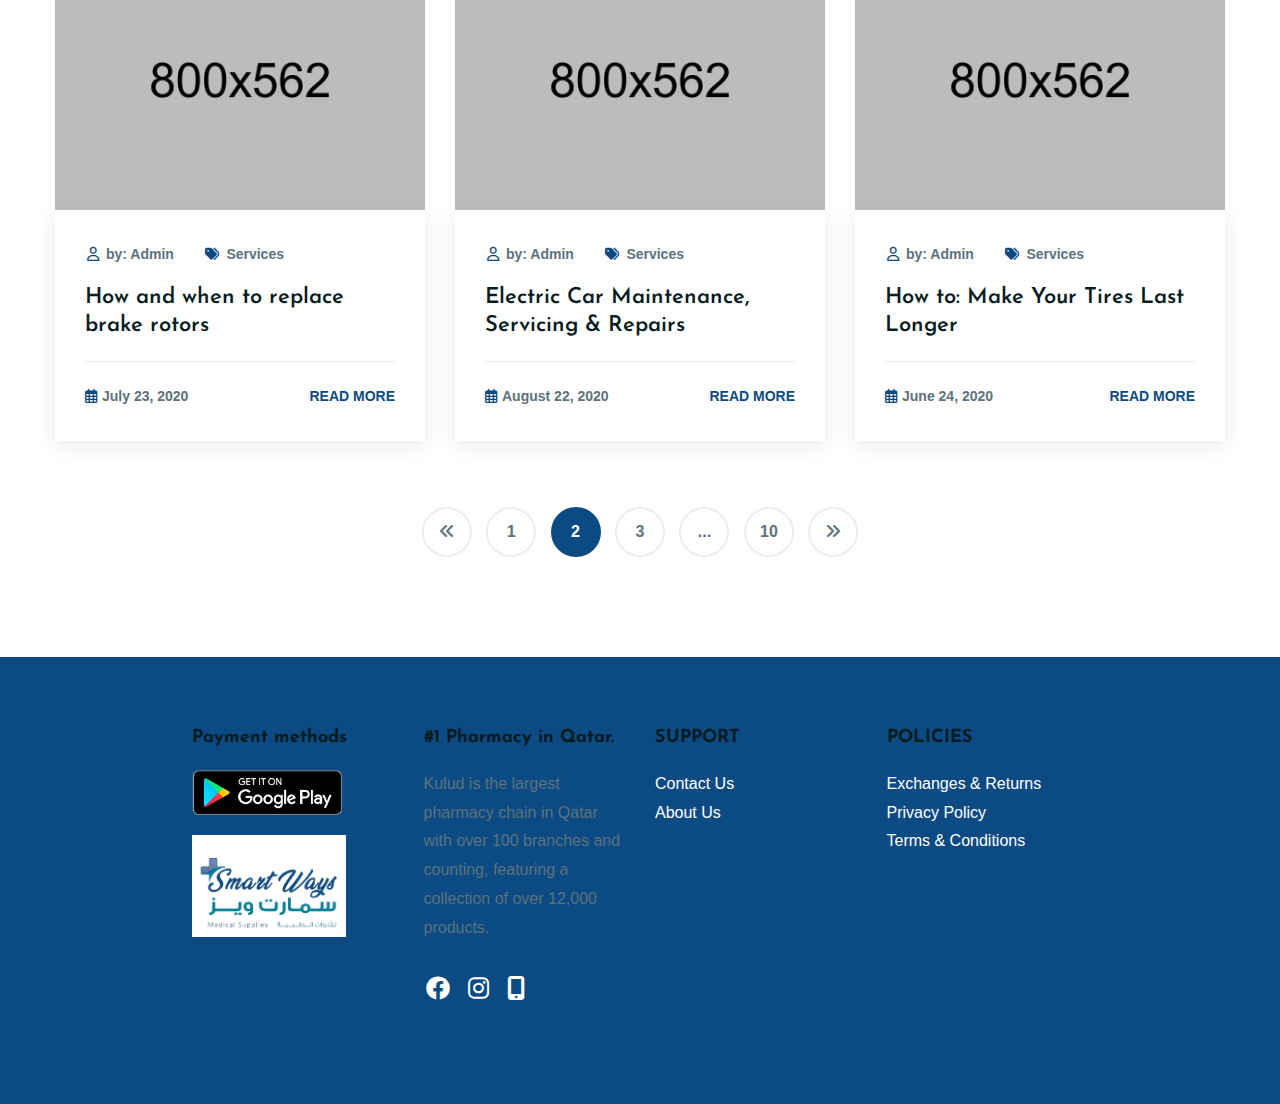
<file: productGrid.html>
<!DOCTYPE html>
<html lang="ar">

<head>
    <meta charset="UTF-8">
    <meta name="viewport" content="width=device-width, initial-scale=1.0">
    <title>product grid</title>
    <link rel="stylesheet" href="./css/all.css" />
    <link rel="stylesheet" href="./swiper-11.1.14/package/swiper-bundle.min.css">

    <link rel="stylesheet" href="./bootstrap-5.3.3-dist/css/bootstrap.min.css" />
    <link rel="stylesheet" href="./css/style.css">
    <link rel="stylesheet" href="./css/font-icons.css">
    <!-- plugins css -->
    <link rel="stylesheet" href="./css/plugins.css">
    <!-- Main Stylesheet -->
    <link rel="stylesheet" href="./css/style.css">
    <!-- Responsive css -->
    <link rel="stylesheet" href="./css/responsive.css">
    <link rel="stylesheet" href="./css/main.css">


</head>


<body>
    <div class="content">
        <div>
            <!-- Header Section -->
            <header>
                <div class="top-bar-container">
                    <div class="special-container">
                        <div class="top-bar">

                            <div class="left-icons">
                                <a href="#"><i class="fab fa-facebook"></i></a>
                                <a href="#"><i class="fab fa-instagram"></i></a>
                                <a href="#"><i class="fas fa-mobile-alt"></i></a>
                            </div>
                            <div class="delevery">
                                <div class="swiper-container delevery-swiper">
                                    <div class="swiper-wrapper">
                                        <!-- Slide 1 -->
                                        <div class="swiper-slide">
                                            <div class="delivery-info">
                                                Free Delivery on orders over 99 QAR!
                                            </div>
                                        </div>
                                        <!-- Slide 2 -->
                                        <div class="swiper-slide">
                                            <div class="delivery-info">
                                                Special offer: Buy 2 get 1 free!
                                            </div>
                                        </div>
                                    </div>
                                    <!-- Pagination -->

                                    <!-- Navigation buttons -->
                                    <div class="swiper-button-prev delevery-swiper-prev"></div> <!-- سهم لليسار -->
                                    <div class="swiper-button-next delevery-swiper-next"></div> <!-- سهم لليمين -->
                                </div>
                            </div>


                            <!-- <div class="language">
                                <select>
                                    <option value="en">English</option>
                                    <option value="ar">العربية</option>
                                </select>
                            </div> -->


                        </div>
                    </div>

                </div>
                <div class="nav-container">
                    <div class="special-container">
                        <div class="navbar">
                            <div class="logo">
                                <a href="./index.html"> <img src="./imges/logo.png" alt="Logo"></a>
                            </div>
                            <div class="search-bar">
                                <input class="nav-input-search" type="text" placeholder="  Search for...">

                            </div>
                            <div class="nav-links">
                                <a href="./login.html"><i class="fa-regular fa-user"></i> login</a>
                                <a href="./register.html"><i class="fa-solid fa-right-to-bracket"></i> register</a>
                                <a href="./cart.html"><i class="fa-solid fa-cart-shopping"></i> Cart (0)</a>
                            </div>
                        </div>
                    </div>

                </div>
                <div class="header-container">

                    <div class="special-container">

                        <!-- Navigation Bar -->
                        <nav>
                            <ul class="section-links">
                                <!-- Shop by Category with Dropdown -->
                                <li class="dropdown">
                                    <a href="./index.html#category"><i class="fa-solid fa-list"></i> Shop by Category <i
                                            class="fa-solid fa-chevron-down"></i></a>
                                    <ul class="dropdown-menu">
                                        <li class="dropdown-item">
                                            <a href="#">Category 1 <i class="fa-solid fa-chevron-right"></i></a>
                                            <ul class="submenu">
                                                <li><a href="#">Subcategory 1.1</a></li>
                                                <li><a href="#">Subcategory 1.2</a></li>
                                            </ul>
                                        </li>
                                        <li class="dropdown-item">
                                            <a href="#">Category 2 <i class="fa-solid fa-chevron-right"></i></a>
                                            <ul class="submenu">
                                                <li><a href="#">Subcategory 2.1</a></li>
                                                <li><a href="#">Subcategory 2.2</a></li>
                                            </ul>
                                        </li>
                                        <li class="dropdown-item">
                                            <a href="#">Category 3 <i class="fa-solid fa-chevron-right"></i></a>
                                            <ul class="submenu">
                                                <li><a href="#">Subcategory 3.1</a></li>
                                                <li><a href="#">Subcategory 3.2</a></li>
                                            </ul>
                                        </li>
                                    </ul>
                                </li>
                                <!-- Other menu items -->
                                <li><a href="./index.html#brands"><i class="fa-solid fa-award"></i> Brands</a></li>
                                <li><a href="./index.html#category"><i class="fa-solid fa-tag"></i> Special Offers</a>
                                </li>
                                <li><a href="./about.html"><i class="fas fa-info-circle"></i> About</a></li>
                                <li><a href="./contact.html"><i class="fa-solid fa-phone"></i> Contact</a></li>
                            </ul>
                        </nav>
                    </div>
                </div>
                <!-- زر فتح القائمة في الموبايل -->
                <button class="menu-toggle" onclick="toggleMenu()">
                    <i class="fa-solid fa-bars"></i>
                </button>

                <!-- Sidebar -->
                <div class="sidebar">
                    <button class="close-btn" onclick="toggleMenu()">
                        <i class="fa-solid fa-xmark"></i>
                    </button>
                    <nav>
                        <ul>
                            <li> <a href="./login.html"><i class="fa-regular fa-user"></i> login</a></li>
                            <li> <a href="./register.html"><i class="fa-solid fa-right-to-bracket"></i> register</a>
                            </li>
                            <li> <a href="./cart.html"><i class="fa-solid fa-cart-shopping"></i> Cart (0)</a></li>
                            <li class="dropdown">
                                <a href="./index.html#category"><i class="fa-solid fa-list"></i> Shop by Category</a>
                            </li>
                            <li><a href="./index.html#brands"><i class="fa-solid fa-award"></i> Brands</a></li>
                            <li><a href="./index.html#category"><i class="fa-solid fa-tag"></i> Special Offers</a></li>
                            <li><a href="./about.html"><i class="fas fa-info-circle"></i> About</a></li>
                            <li><a href="./contact.html"><i class="fa-solid fa-phone"></i> Contact</a></li>



                        </ul>
                    </nav>
                </div>

            </header>
            <!-- Categories Section -->
        
           
        </div>


        <div class="ltn__utilize-overlay"></div>

    <!-- BREADCRUMB AREA START -->
    <div class="ltn__breadcrumb-area text-left bg-overlay-white-30 bg-image "  data-bs-bg="img/bg/14.jpg">
        <div class="container">
            <div class="row">
                <div class="col-lg-12">
                    <div class="ltn__breadcrumb-inner">
                        <h1 class="page-title">Blog Grid</h1>
                        <div class="ltn__breadcrumb-list">
                            <ul>
                                <li><a href="index.html"><span class="ltn__secondary-color"><i class="fas fa-home"></i></span> Home</a></li>
                                <li>Blog Grid</li>
                            </ul>
                        </div>
                    </div>
                </div>
            </div>
        </div>
    </div>
    <!-- BREADCRUMB AREA END -->

    <!-- BLOG AREA START -->
    <div class="ltn__blog-area ltn__blog-item-3-normal mb-100">
        <div class="container">
            <div class="row">
                <!-- Blog Item -->
                <div class="col-lg-4 col-sm-6 col-12">
                    <div class="ltn__blog-item ltn__blog-item-3">
                        <div class="ltn__blog-img">
                            <a href="blog-details.html"><img src="img/blog/1.jpg" alt="#"></a>
                        </div>
                        <div class="ltn__blog-brief">
                            <div class="ltn__blog-meta">
                                <ul>
                                    <li class="ltn__blog-author">
                                        <a href="#"><i class="far fa-user"></i>by: Admin</a>
                                    </li>
                                    <li class="ltn__blog-tags">
                                        <a href="#"><i class="fas fa-tags"></i>Services</a>
                                    </li>
                                </ul>
                            </div>
                            <h3 class="ltn__blog-title"><a href="blog-details.html">Common Engine Oil Problems and Solutions</a></h3>
                            <div class="ltn__blog-meta-btn">
                                <div class="ltn__blog-meta">
                                    <ul>
                                        <li class="ltn__blog-date"><i class="far fa-calendar-alt"></i>June 24, 2020</li>
                                    </ul>
                                </div>
                                <div class="ltn__blog-btn">
                                    <a href="blog-details.html">Read more</a>
                                </div>
                            </div>
                        </div>
                    </div>
                </div>
                <!-- Blog Item -->
                <div class="col-lg-4 col-sm-6 col-12">
                    <div class="ltn__blog-item ltn__blog-item-3">
                        <div class="ltn__blog-img">
                            <a href="blog-details.html"><img src="img/blog/2.jpg" alt="#"></a>
                        </div>
                        <div class="ltn__blog-brief">
                            <div class="ltn__blog-meta">
                                <ul>
                                    <li class="ltn__blog-author">
                                        <a href="#"><i class="far fa-user"></i>by: Admin</a>
                                    </li>
                                    <li class="ltn__blog-tags">
                                        <a href="#"><i class="fas fa-tags"></i>Services</a>
                                    </li>
                                </ul>
                            </div>
                            <h3 class="ltn__blog-title"><a href="blog-details.html">How and when to replace brake rotors</a></h3>
                            <div class="ltn__blog-meta-btn">
                                <div class="ltn__blog-meta">
                                    <ul>
                                        <li class="ltn__blog-date"><i class="far fa-calendar-alt"></i>July 23, 2020</li>
                                    </ul>
                                </div>
                                <div class="ltn__blog-btn">
                                    <a href="blog-details.html">Read more</a>
                                </div>
                            </div>
                        </div>
                    </div>
                </div>
                <!-- Blog Item -->
                <div class="col-lg-4 col-sm-6 col-12">
                    <div class="ltn__blog-item ltn__blog-item-3">
                        <div class="ltn__blog-img">
                            <a href="blog-details.html"><img src="img/blog/3.jpg" alt="#"></a>
                        </div>
                        <div class="ltn__blog-brief">
                            <div class="ltn__blog-meta">
                                <ul>
                                    <li class="ltn__blog-author">
                                        <a href="#"><i class="far fa-user"></i>by: Admin</a>
                                    </li>
                                    <li class="ltn__blog-tags">
                                        <a href="#"><i class="fas fa-tags"></i>Services</a>
                                    </li>
                                </ul>
                            </div>
                            <h3 class="ltn__blog-title"><a href="blog-details.html">Electric Car Maintenance, Servicing & Repairs</a></h3>
                            <div class="ltn__blog-meta-btn">
                                <div class="ltn__blog-meta">
                                    <ul>
                                        <li class="ltn__blog-date"><i class="far fa-calendar-alt"></i>August 22, 2020</li>
                                    </ul>
                                </div>
                                <div class="ltn__blog-btn">
                                    <a href="blog-details.html">Read more</a>
                                </div>
                            </div>
                        </div>
                    </div>
                </div>
                <!-- Blog Item -->
                <div class="col-lg-4 col-sm-6 col-12">
                    <div class="ltn__blog-item ltn__blog-item-3">
                        <div class="ltn__blog-img">
                            <a href="blog-details.html"><img src="img/blog/4.jpg" alt="#"></a>
                        </div>
                        <div class="ltn__blog-brief">
                            <div class="ltn__blog-meta">
                                <ul>
                                    <li class="ltn__blog-author">
                                        <a href="#"><i class="far fa-user"></i>by: Admin</a>
                                    </li>
                                    <li class="ltn__blog-tags">
                                        <a href="#"><i class="fas fa-tags"></i>Services</a>
                                    </li>
                                </ul>
                            </div>
                            <h3 class="ltn__blog-title"><a href="blog-details.html">How to Prepare for your First Track Day!</a></h3>
                            <div class="ltn__blog-meta-btn">
                                <div class="ltn__blog-meta">
                                    <ul>
                                        <li class="ltn__blog-date"><i class="far fa-calendar-alt"></i>June 24, 2020</li>
                                    </ul>
                                </div>
                                <div class="ltn__blog-btn">
                                    <a href="blog-details.html">Read more</a>
                                </div>
                            </div>
                        </div>
                    </div>
                </div>
                <!-- Blog Item -->
                <div class="col-lg-4 col-sm-6 col-12">
                    <div class="ltn__blog-item ltn__blog-item-3">
                        <div class="ltn__blog-img">
                            <a href="blog-details.html"><img src="img/blog/5.jpg" alt="#"></a>
                        </div>
                        <div class="ltn__blog-brief">
                            <div class="ltn__blog-meta">
                                <ul>
                                    <li class="ltn__blog-author">
                                        <a href="#"><i class="far fa-user"></i>by: Admin</a>
                                    </li>
                                    <li class="ltn__blog-tags">
                                        <a href="#"><i class="fas fa-tags"></i>Services</a>
                                    </li>
                                </ul>
                            </div>
                            <h3 class="ltn__blog-title"><a href="blog-details.html">How to: Make Your Tires Last Longer</a></h3>
                            <div class="ltn__blog-meta-btn">
                                <div class="ltn__blog-meta">
                                    <ul>
                                        <li class="ltn__blog-date"><i class="far fa-calendar-alt"></i>June 24, 2020</li>
                                    </ul>
                                </div>
                                <div class="ltn__blog-btn">
                                    <a href="blog-details.html">Read more</a>
                                </div>
                            </div>
                        </div>
                    </div>
                </div>
                <!-- Blog Item -->
                <div class="col-lg-4 col-sm-6 col-12">
                    <div class="ltn__blog-item ltn__blog-item-3">
                        <div class="ltn__blog-img">
                            <a href="blog-details.html"><img src="img/blog/6.jpg" alt="#"></a>
                        </div>
                        <div class="ltn__blog-brief">
                            <div class="ltn__blog-meta">
                                <ul>
                                    <li class="ltn__blog-author">
                                        <a href="#"><i class="far fa-user"></i>by: Admin</a>
                                    </li>
                                    <li class="ltn__blog-tags">
                                        <a href="#"><i class="fas fa-tags"></i>Services</a>
                                    </li>
                                </ul>
                            </div>
                            <h3 class="ltn__blog-title"><a href="blog-details.html">Common Engine Oil Problems and Solutions</a></h3>
                            <div class="ltn__blog-meta-btn">
                                <div class="ltn__blog-meta">
                                    <ul>
                                        <li class="ltn__blog-date"><i class="far fa-calendar-alt"></i>June 24, 2020</li>
                                    </ul>
                                </div>
                                <div class="ltn__blog-btn">
                                    <a href="blog-details.html">Read more</a>
                                </div>
                            </div>
                        </div>
                    </div>
                </div>
                <!-- Blog Item -->
                <div class="col-lg-4 col-sm-6 col-12">
                    <div class="ltn__blog-item ltn__blog-item-3">
                        <div class="ltn__blog-img">
                            <a href="blog-details.html"><img src="img/blog/7.jpg" alt="#"></a>
                        </div>
                        <div class="ltn__blog-brief">
                            <div class="ltn__blog-meta">
                                <ul>
                                    <li class="ltn__blog-author">
                                        <a href="#"><i class="far fa-user"></i>by: Admin</a>
                                    </li>
                                    <li class="ltn__blog-tags">
                                        <a href="#"><i class="fas fa-tags"></i>Services</a>
                                    </li>
                                </ul>
                            </div>
                            <h3 class="ltn__blog-title"><a href="blog-details.html">How and when to replace brake rotors</a></h3>
                            <div class="ltn__blog-meta-btn">
                                <div class="ltn__blog-meta">
                                    <ul>
                                        <li class="ltn__blog-date"><i class="far fa-calendar-alt"></i>July 23, 2020</li>
                                    </ul>
                                </div>
                                <div class="ltn__blog-btn">
                                    <a href="blog-details.html">Read more</a>
                                </div>
                            </div>
                        </div>
                    </div>
                </div>
                <!-- Blog Item -->
                <div class="col-lg-4 col-sm-6 col-12">
                    <div class="ltn__blog-item ltn__blog-item-3">
                        <div class="ltn__blog-img">
                            <a href="blog-details.html"><img src="img/blog/8.jpg" alt="#"></a>
                        </div>
                        <div class="ltn__blog-brief">
                            <div class="ltn__blog-meta">
                                <ul>
                                    <li class="ltn__blog-author">
                                        <a href="#"><i class="far fa-user"></i>by: Admin</a>
                                    </li>
                                    <li class="ltn__blog-tags">
                                        <a href="#"><i class="fas fa-tags"></i>Services</a>
                                    </li>
                                </ul>
                            </div>
                            <h3 class="ltn__blog-title"><a href="blog-details.html">Electric Car Maintenance, Servicing & Repairs</a></h3>
                            <div class="ltn__blog-meta-btn">
                                <div class="ltn__blog-meta">
                                    <ul>
                                        <li class="ltn__blog-date"><i class="far fa-calendar-alt"></i>August 22, 2020</li>
                                    </ul>
                                </div>
                                <div class="ltn__blog-btn">
                                    <a href="blog-details.html">Read more</a>
                                </div>
                            </div>
                        </div>
                    </div>
                </div>
                <!-- Blog Item -->
                <div class="col-lg-4 col-sm-6 col-12">
                    <div class="ltn__blog-item ltn__blog-item-3">
                        <div class="ltn__blog-img">
                            <a href="blog-details.html"><img src="img/blog/2.jpg" alt="#"></a>
                        </div>
                        <div class="ltn__blog-brief">
                            <div class="ltn__blog-meta">
                                <ul>
                                    <li class="ltn__blog-author">
                                        <a href="#"><i class="far fa-user"></i>by: Admin</a>
                                    </li>
                                    <li class="ltn__blog-tags">
                                        <a href="#"><i class="fas fa-tags"></i>Services</a>
                                    </li>
                                </ul>
                            </div>
                            <h3 class="ltn__blog-title"><a href="blog-details.html">How to: Make Your Tires Last Longer</a></h3>
                            <div class="ltn__blog-meta-btn">
                                <div class="ltn__blog-meta">
                                    <ul>
                                        <li class="ltn__blog-date"><i class="far fa-calendar-alt"></i>June 24, 2020</li>
                                    </ul>
                                </div>
                                <div class="ltn__blog-btn">
                                    <a href="blog-details.html">Read more</a>
                                </div>
                            </div>
                        </div>
                    </div>
                </div>
                <!--  -->
            </div>
            <div class="row">
                <div class="col-lg-12">
                    <div class="ltn__pagination-area text-center">
                        <div class="ltn__pagination">
                            <ul>
                                <li><a href="#"><i class="fas fa-angle-double-left"></i></a></li>
                                <li><a href="#">1</a></li>
                                <li class="active"><a href="#">2</a></li>
                                <li><a href="#">3</a></li>
                                <li><a href="#">...</a></li>
                                <li><a href="#">10</a></li>
                                <li><a href="#"><i class="fas fa-angle-double-right"></i></a></li>
                            </ul>
                        </div>
                    </div>
                </div>
            </div>
        </div>
    </div>
    <!-- BLOG AREA END -->

    <!-- CALL TO ACTION START (call-to-action-6) -->

    <!-- CALL TO ACTION END -->

    <div class="footer-section">
        <div class="special-container">
            <div class="row">
                <div class="col-md-3">
                    <h5>Payment methods</h5>
                     <img src="./imges/google.png" class="pay-img" alt="" srcset="">
                    <div class="theqa  ">
                        <img src="./imges/logo.png" style=" background-color:white">
                    </div>
                </div>
                <div class="col-md-3">
                    <h5>#1 Pharmacy in Qatar.</h5>
                    <p>Kulud is the largest pharmacy chain in Qatar with over 100 branches and counting,
                        featuring a collection of over 12,000 products.</p>
                    <div class="social-icons">
                        <a href="#"><i class="fab fa-facebook"></i></a>
                        <a href="#"><i class="fab fa-instagram"></i></a>
                        <a href="#"><i class="fas fa-mobile-alt"></i></a>
                    </div>
                </div>
                <div class="col-md-3">
                    <h5>SUPPORT</h5>
                    <a href="./contact.html">Contact Us</a><br>
                    <a href="./about.html">About Us</a><br>
          
                </div>
                <div class="col-md-3">
                    <h5>POLICIES</h5>
                    <a href="#">Exchanges & Returns</a><br>
                    <a href="#">Privacy Policy</a><br>
                    <a href="#">Terms & Conditions</a>
                </div>
            </div>
            <div class="row mt-4">
                <div class="col-md-6">
              
                    <!-- <div class="theqa  ">
                        <img src="./imges/logo.png" style=" background-color:white">
                    </div> -->
                </div>

            </div>
        </div>
    </div>
        <button id="scrollToTop" style="display: none;"><i class="fa-solid fa-arrow-up"></i></button>

    </div>
    </div>
    <script src="./js/script.js" defer></script>
<!-- Swiper JS -->
<script src="./swiper-11.1.14/package/swiper-bundle.min.js"></script>
<script src="./bootstrap-5.3.3-dist/js/bootstrap.min.js"></script>

</body>

</html>
</file>
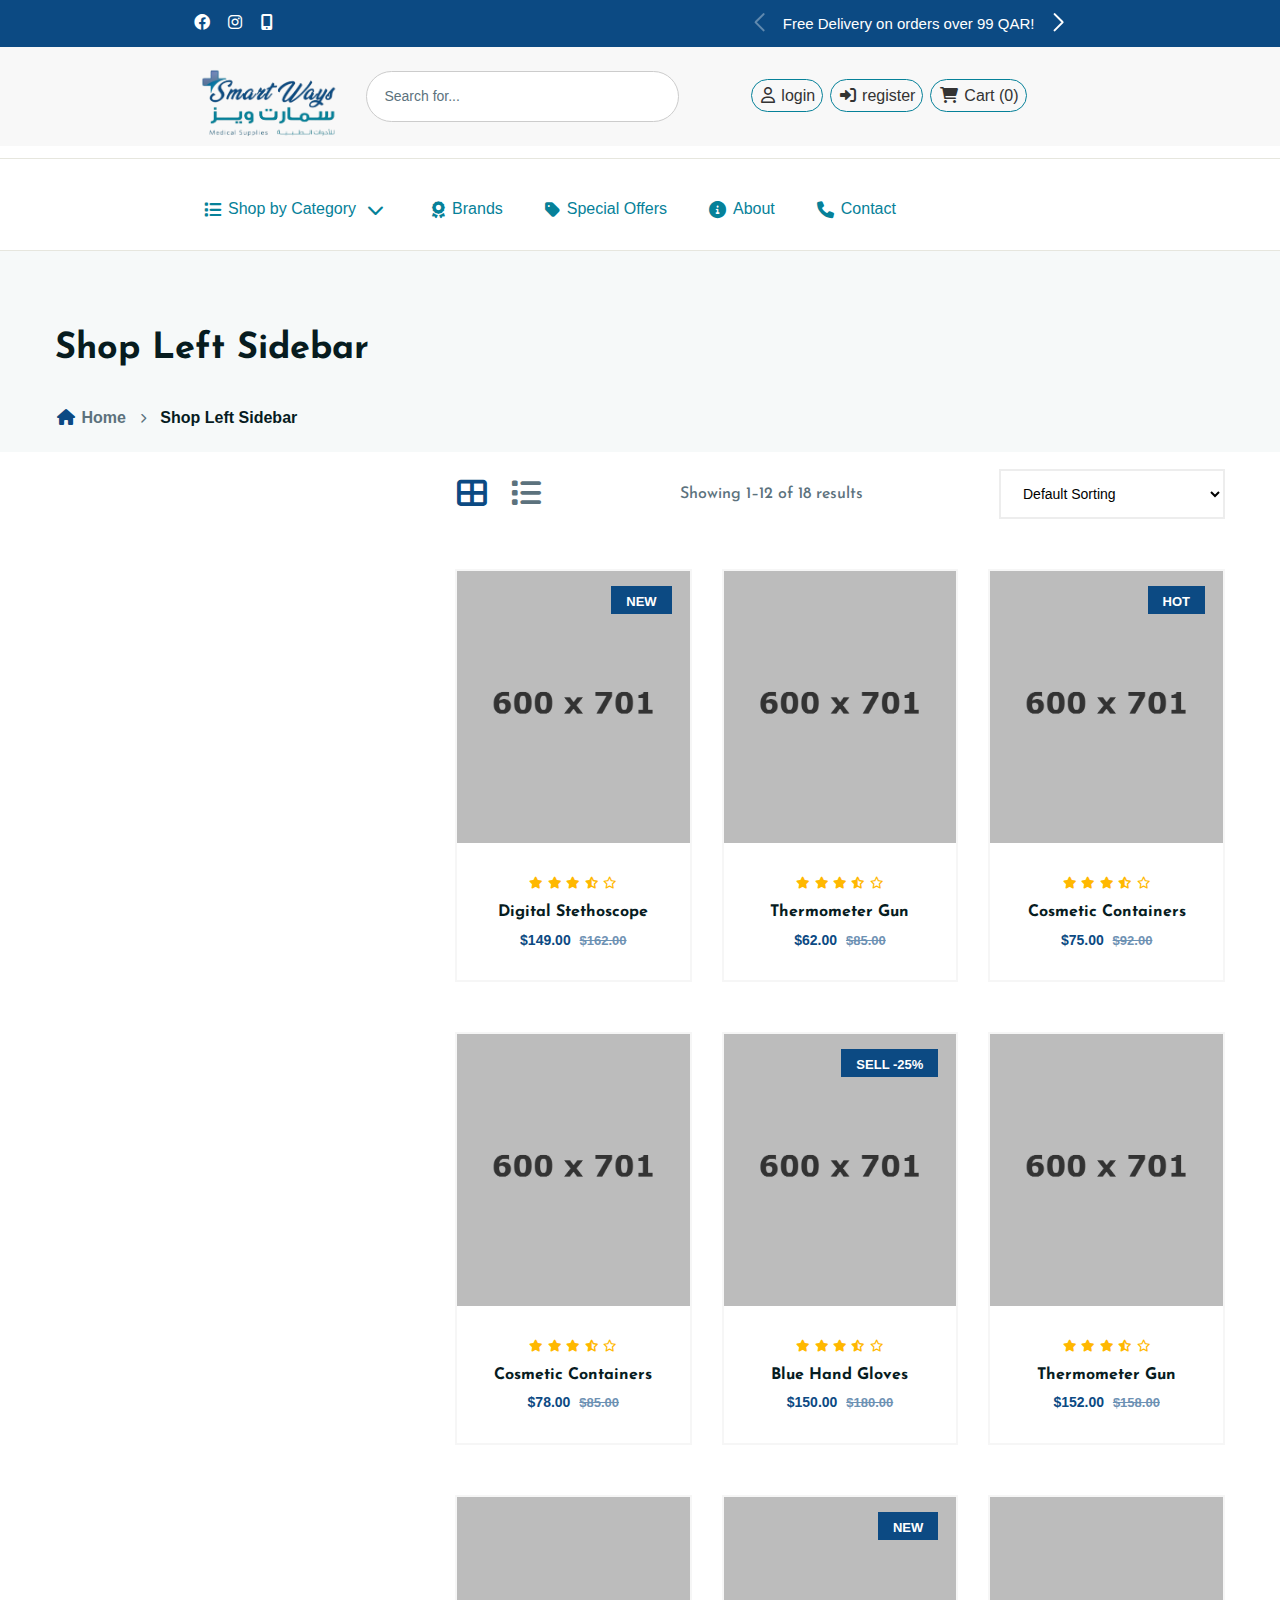
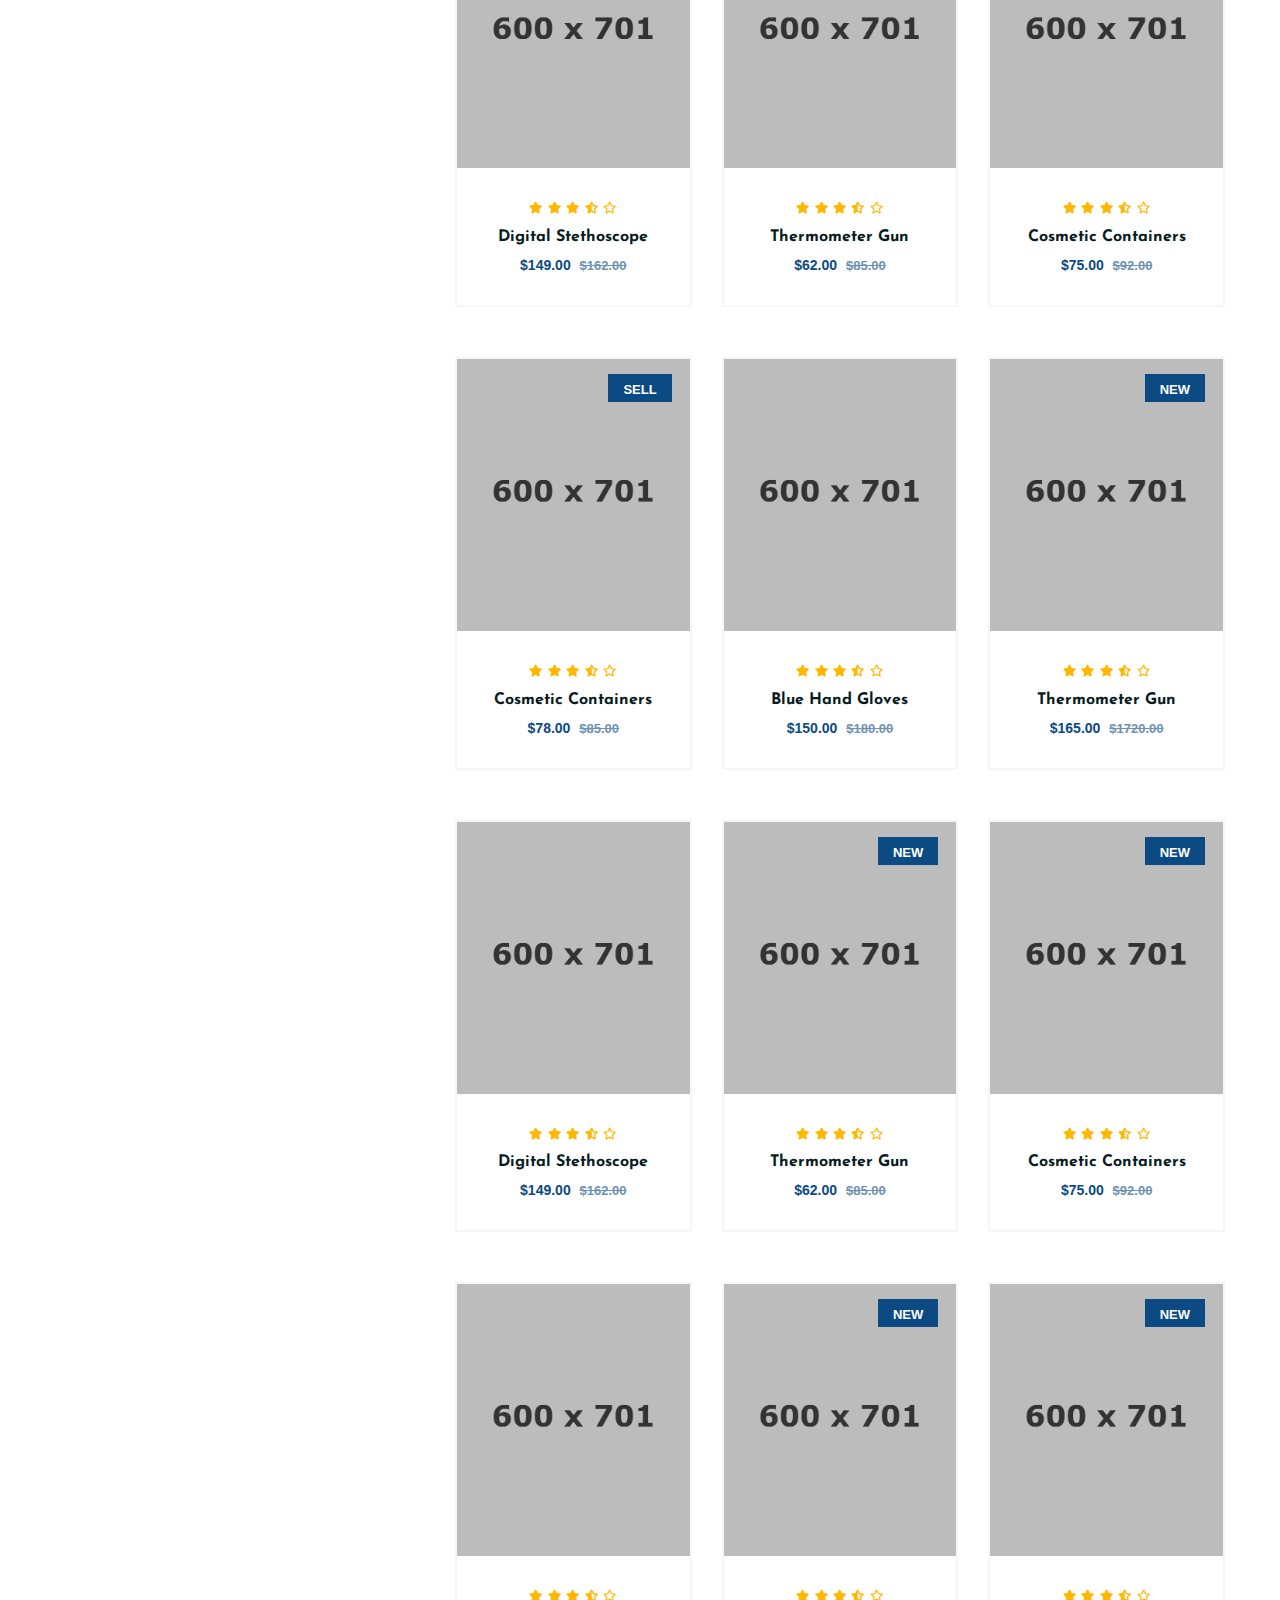
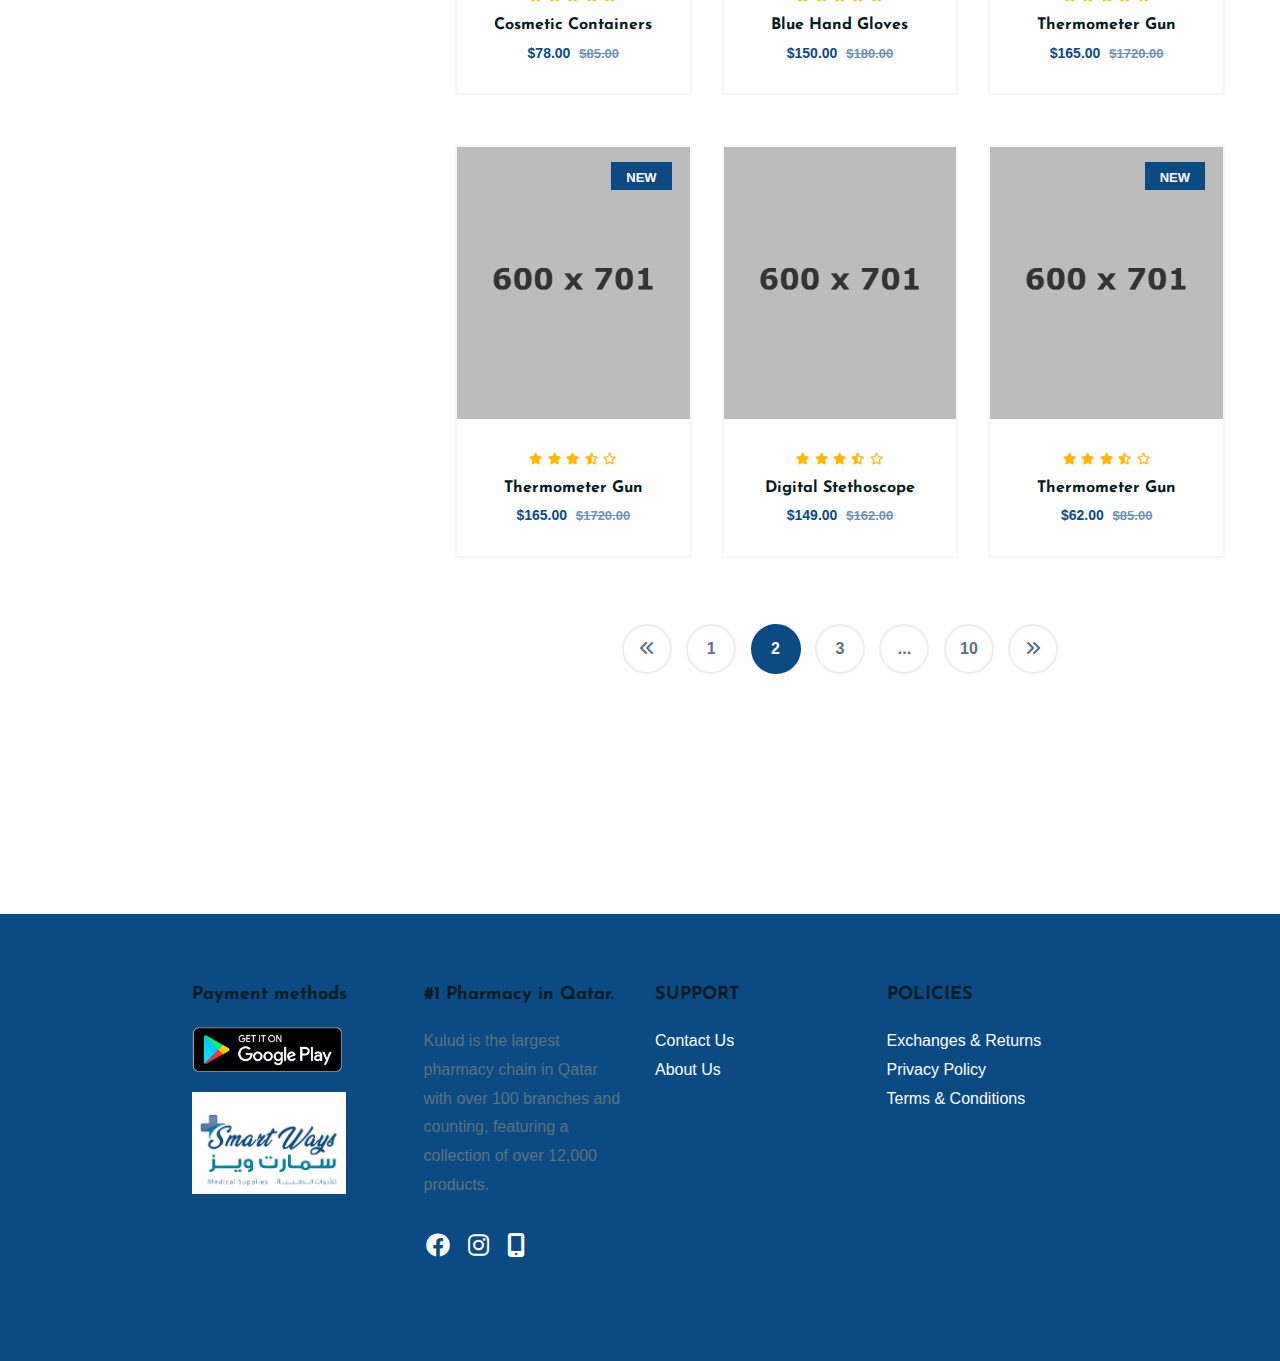
<file: productList.html>
<!DOCTYPE html>
<html lang="ar">

<head>
    <meta charset="UTF-8">
    <meta name="viewport" content="width=device-width, initial-scale=1.0">
    <title>product list</title>
    <link rel="stylesheet" href="./css/all.css" />
    <link rel="stylesheet" href="./swiper-11.1.14/package/swiper-bundle.min.css">

    <link rel="stylesheet" href="./bootstrap-5.3.3-dist/css/bootstrap.min.css" />
    <link rel="stylesheet" href="./css/style.css">
    <link rel="stylesheet" href="./css/font-icons.css">
    <!-- plugins css -->
    <link rel="stylesheet" href="./css/plugins.css">
    <!-- Main Stylesheet -->
    <link rel="stylesheet" href="./css/style.css">
    <!-- Responsive css -->
    <link rel="stylesheet" href="./css/responsive.css">
    <link rel="stylesheet" href="./css/main.css">


</head>


<body>
    <div class="content">
        <div>
            <!-- Header Section -->
            <header>
                <div class="top-bar-container">
                    <div class="special-container">
                        <div class="top-bar">

                            <div class="left-icons">
                                <a href="#"><i class="fab fa-facebook"></i></a>
                                <a href="#"><i class="fab fa-instagram"></i></a>
                                <a href="#"><i class="fas fa-mobile-alt"></i></a>
                            </div>
                            <div class="delevery">
                                <div class="swiper-container delevery-swiper">
                                    <div class="swiper-wrapper">
                                        <!-- Slide 1 -->
                                        <div class="swiper-slide">
                                            <div class="delivery-info">
                                                Free Delivery on orders over 99 QAR!
                                            </div>
                                        </div>
                                        <!-- Slide 2 -->
                                        <div class="swiper-slide">
                                            <div class="delivery-info">
                                                Special offer: Buy 2 get 1 free!
                                            </div>
                                        </div>
                                    </div>
                                    <!-- Pagination -->

                                    <!-- Navigation buttons -->
                                    <div class="swiper-button-prev delevery-swiper-prev"></div> <!-- سهم لليسار -->
                                    <div class="swiper-button-next delevery-swiper-next"></div> <!-- سهم لليمين -->
                                </div>
                            </div>


                            <!-- <div class="language">
                                <select>
                                    <option value="en">English</option>
                                    <option value="ar">العربية</option>
                                </select>
                            </div> -->


                        </div>
                    </div>

                </div>
                <div class="nav-container">
                    <div class="special-container">
                        <div class="navbar">
                            <div class="logo">
                                <a href="./index.html"> <img src="./imges/logo.png" alt="Logo"></a>
                            </div>
                            <div class="search-bar">
                                <input class="nav-input-search" type="text" placeholder="  Search for...">

                            </div>
                            <div class="nav-links">
                                <a href="./login.html"><i class="fa-regular fa-user"></i> login</a>
                                <a href="./register.html"><i class="fa-solid fa-right-to-bracket"></i> register</a>
                                <a href="./cart.html"><i class="fa-solid fa-cart-shopping"></i> Cart (0)</a>
                            </div>
                        </div>
                    </div>

                </div>
                <div class="header-container">

                    <div class="special-container">

                        <!-- Navigation Bar -->
                        <nav>
                            <ul class="section-links">
                                <!-- Shop by Category with Dropdown -->
                                <li class="dropdown">
                                    <a href="./index.html#category"><i class="fa-solid fa-list"></i> Shop by Category <i
                                            class="fa-solid fa-chevron-down"></i></a>
                                    <ul class="dropdown-menu">
                                        <li class="dropdown-item">
                                            <a href="#">Category 1 <i class="fa-solid fa-chevron-right"></i></a>
                                            <ul class="submenu">
                                                <li><a href="#">Subcategory 1.1</a></li>
                                                <li><a href="#">Subcategory 1.2</a></li>
                                            </ul>
                                        </li>
                                        <li class="dropdown-item">
                                            <a href="#">Category 2 <i class="fa-solid fa-chevron-right"></i></a>
                                            <ul class="submenu">
                                                <li><a href="#">Subcategory 2.1</a></li>
                                                <li><a href="#">Subcategory 2.2</a></li>
                                            </ul>
                                        </li>
                                        <li class="dropdown-item">
                                            <a href="#">Category 3 <i class="fa-solid fa-chevron-right"></i></a>
                                            <ul class="submenu">
                                                <li><a href="#">Subcategory 3.1</a></li>
                                                <li><a href="#">Subcategory 3.2</a></li>
                                            </ul>
                                        </li>
                                    </ul>
                                </li>
                                <!-- Other menu items -->
                                <li><a href="./index.html#brands"><i class="fa-solid fa-award"></i> Brands</a></li>
                                <li><a href="./index.html#category"><i class="fa-solid fa-tag"></i> Special Offers</a>
                                </li>
                                <li><a href="./about.html"><i class="fas fa-info-circle"></i> About</a></li>
                                <li><a href="./contact.html"><i class="fa-solid fa-phone"></i> Contact</a></li>
                            </ul>
                        </nav>
                    </div>
                </div>
                <!-- زر فتح القائمة في الموبايل -->
                <button class="menu-toggle" onclick="toggleMenu()">
                    <i class="fa-solid fa-bars"></i>
                </button>

                <!-- Sidebar -->
                <div class="sidebar">
                    <button class="close-btn" onclick="toggleMenu()">
                        <i class="fa-solid fa-xmark"></i>
                    </button>
                    <nav>
                        <ul>
                            <li> <a href="./login.html"><i class="fa-regular fa-user"></i> login</a></li>
                            <li> <a href="./register.html"><i class="fa-solid fa-right-to-bracket"></i> register</a>
                            </li>
                            <li> <a href="./cart.html"><i class="fa-solid fa-cart-shopping"></i> Cart (0)</a></li>
                            <li class="dropdown">
                                <a href="./index.html#category"><i class="fa-solid fa-list"></i> Shop by Category</a>
                            </li>
                            <li><a href="./index.html#brands"><i class="fa-solid fa-award"></i> Brands</a></li>
                            <li><a href="./index.html#category"><i class="fa-solid fa-tag"></i> Special Offers</a></li>
                            <li><a href="./about.html"><i class="fas fa-info-circle"></i> About</a></li>
                            <li><a href="./contact.html"><i class="fa-solid fa-phone"></i> Contact</a></li>



                        </ul>
                    </nav>
                </div>

            </header>
            <!-- Categories Section -->
        
           
        </div>
        <div class="ltn__utilize-overlay"></div>

    <!-- BREADCRUMB AREA START -->
    <div class="ltn__breadcrumb-area text-left bg-overlay-white-30 bg-image "  data-bs-bg="img/bg/14.jpg">
        <div class="container">
            <div class="row">
                <div class="col-lg-12">
                    <div class="ltn__breadcrumb-inner">
                        <h1 class="page-title">Shop Left Sidebar</h1>
                        <div class="ltn__breadcrumb-list">
                            <ul>
                                <li><a href="index.html"><span class="ltn__secondary-color"><i class="fas fa-home"></i></span> Home</a></li>
                                <li>Shop Left Sidebar</li>
                            </ul>
                        </div>
                    </div>
                </div>
            </div>
        </div>
    </div>
    <!-- BREADCRUMB AREA END -->
    
    <!-- PRODUCT DETAILS AREA START -->
    <div class="ltn__product-area ltn__product-gutter mb-120">
        <div class="container">
            <div class="row">
                <div class="col-lg-8 order-lg-2 mb-120">
                    <div class="ltn__shop-options">
                        <ul>
                            <li>
                                <div class="ltn__grid-list-tab-menu ">
                                    <div class="nav">
                                        <a class="active show" data-bs-toggle="tab" href="#liton_product_grid"><i class="fas fa-th-large"></i></a>
                                        <a data-bs-toggle="tab" href="#liton_product_list"><i class="fas fa-list"></i></a>
                                    </div>
                                </div>
                            </li>
                            <li>
                               <div class="showing-product-number text-right">
                                    <span>Showing 1–12 of 18 results</span>
                                </div> 
                            </li>
                            <li>
                               <div class="short-by text-center">
                                    <select class="nice-select">
                                        <option>Default Sorting</option>
                                        <option>Sort by popularity</option>
                                        <option>Sort by new arrivals</option>
                                        <option>Sort by price: low to high</option>
                                        <option>Sort by price: high to low</option>
                                    </select>
                                </div> 
                            </li>
                        </ul>
                    </div>
                    <div class="tab-content">
                        <div class="tab-pane fade active show" id="liton_product_grid">
                            <div class="ltn__product-tab-content-inner ltn__product-grid-view">
                                <div class="row">
                                    <!-- ltn__product-item -->
                                    <div class="col-xl-4 col-sm-6 col-6">
                                        <div class="ltn__product-item ltn__product-item-3 text-center">
                                            <div class="product-img">
                                                <a href="product-details.html"><img src="img/product/1.png" alt="#"></a>
                                                <div class="product-badge">
                                                    <ul>
                                                        <li class="sale-badge">New</li>
                                                    </ul>
                                                </div>
                                                <div class="product-hover-action">
                                                    <ul>
                                                        <li>
                                                            <a href="#" title="Quick View" data-bs-toggle="modal" data-bs-target="#quick_view_modal">
                                                                <i class="far fa-eye"></i>
                                                            </a>
                                                        </li>
                                                        <li>
                                                            <a href="#" title="Add to Cart" data-bs-toggle="modal" data-bs-target="#add_to_cart_modal">
                                                                <i class="fas fa-shopping-cart"></i>
                                                            </a>
                                                        </li>
                                                        <li>
                                                            <a href="#" title="Wishlist" data-bs-toggle="modal" data-bs-target="#liton_wishlist_modal">
                                                                <i class="far fa-heart"></i></a>
                                                        </li>
                                                    </ul>
                                                </div>
                                            </div>
                                            <div class="product-info">
                                                <div class="product-ratting">
                                                    <ul>
                                                        <li><a href="#"><i class="fas fa-star"></i></a></li>
                                                        <li><a href="#"><i class="fas fa-star"></i></a></li>
                                                        <li><a href="#"><i class="fas fa-star"></i></a></li>
                                                        <li><a href="#"><i class="fas fa-star-half-alt"></i></a></li>
                                                        <li><a href="#"><i class="far fa-star"></i></a></li>
                                                    </ul>
                                                </div>
                                                <h2 class="product-title"><a href="product-details.html">Digital Stethoscope</a></h2>
                                                <div class="product-price">
                                                    <span>$149.00</span>
                                                    <del>$162.00</del>
                                                </div>
                                            </div>
                                        </div>
                                    </div>
                                    <!-- ltn__product-item -->
                                    <div class="col-xl-4 col-sm-6 col-6">
                                        <div class="ltn__product-item ltn__product-item-3 text-center">
                                            <div class="product-img">
                                                <a href="product-details.html"><img src="img/product/2.png" alt="#"></a>
                                                <div class="product-hover-action">
                                                    <ul>
                                                        <li>
                                                            <a href="#" title="Quick View" data-bs-toggle="modal" data-bs-target="#quick_view_modal">
                                                                <i class="far fa-eye"></i>
                                                            </a>
                                                        </li>
                                                        <li>
                                                            <a href="#" title="Add to Cart" data-bs-toggle="modal" data-bs-target="#add_to_cart_modal">
                                                                <i class="fas fa-shopping-cart"></i>
                                                            </a>
                                                        </li>
                                                        <li>
                                                            <a href="#" title="Wishlist" data-bs-toggle="modal" data-bs-target="#liton_wishlist_modal">
                                                                <i class="far fa-heart"></i></a>
                                                        </li>
                                                    </ul>
                                                </div>
                                            </div>
                                            <div class="product-info">
                                                <div class="product-ratting">
                                                    <ul>
                                                        <li><a href="#"><i class="fas fa-star"></i></a></li>
                                                        <li><a href="#"><i class="fas fa-star"></i></a></li>
                                                        <li><a href="#"><i class="fas fa-star"></i></a></li>
                                                        <li><a href="#"><i class="fas fa-star-half-alt"></i></a></li>
                                                        <li><a href="#"><i class="far fa-star"></i></a></li>
                                                    </ul>
                                                </div>
                                                <h2 class="product-title"><a href="product-details.html">Thermometer Gun</a></h2>
                                                <div class="product-price">
                                                    <span>$62.00</span>
                                                    <del>$85.00</del>
                                                </div>
                                            </div>
                                        </div>
                                    </div>
                                    <!-- ltn__product-item -->
                                    <div class="col-xl-4 col-sm-6 col-6">
                                        <div class="ltn__product-item ltn__product-item-3 text-center">
                                            <div class="product-img">
                                                <a href="product-details.html"><img src="img/product/3.png" alt="#"></a>
                                                <div class="product-badge">
                                                    <ul>
                                                        <li class="sale-badge">Hot</li>
                                                    </ul>
                                                </div>
                                                <div class="product-hover-action">
                                                    <ul>
                                                        <li>
                                                            <a href="#" title="Quick View" data-bs-toggle="modal" data-bs-target="#quick_view_modal">
                                                                <i class="far fa-eye"></i>
                                                            </a>
                                                        </li>
                                                        <li>
                                                            <a href="#" title="Add to Cart" data-bs-toggle="modal" data-bs-target="#add_to_cart_modal">
                                                                <i class="fas fa-shopping-cart"></i>
                                                            </a>
                                                        </li>
                                                        <li>
                                                            <a href="#" title="Wishlist" data-bs-toggle="modal" data-bs-target="#liton_wishlist_modal">
                                                                <i class="far fa-heart"></i></a>
                                                        </li>
                                                    </ul>
                                                </div>
                                            </div>
                                            <div class="product-info">
                                                <div class="product-ratting">
                                                    <ul>
                                                        <li><a href="#"><i class="fas fa-star"></i></a></li>
                                                        <li><a href="#"><i class="fas fa-star"></i></a></li>
                                                        <li><a href="#"><i class="fas fa-star"></i></a></li>
                                                        <li><a href="#"><i class="fas fa-star-half-alt"></i></a></li>
                                                        <li><a href="#"><i class="far fa-star"></i></a></li>
                                                    </ul>
                                                </div>
                                                <h2 class="product-title"><a href="product-details.html">Cosmetic Containers</a></h2>
                                                <div class="product-price">
                                                    <span>$75.00</span>
                                                    <del>$92.00</del>
                                                </div>
                                            </div>
                                        </div>
                                    </div>
                                    <!-- ltn__product-item -->
                                    <div class="col-xl-4 col-sm-6 col-6">
                                        <div class="ltn__product-item ltn__product-item-3 text-center">
                                            <div class="product-img">
                                                <a href="product-details.html"><img src="img/product/4.png" alt="#"></a>
                                                <div class="product-hover-action">
                                                    <ul>
                                                        <li>
                                                            <a href="#" title="Quick View" data-bs-toggle="modal" data-bs-target="#quick_view_modal">
                                                                <i class="far fa-eye"></i>
                                                            </a>
                                                        </li>
                                                        <li>
                                                            <a href="#" title="Add to Cart" data-bs-toggle="modal" data-bs-target="#add_to_cart_modal">
                                                                <i class="fas fa-shopping-cart"></i>
                                                            </a>
                                                        </li>
                                                        <li>
                                                            <a href="#" title="Wishlist" data-bs-toggle="modal" data-bs-target="#liton_wishlist_modal">
                                                                <i class="far fa-heart"></i></a>
                                                        </li>
                                                    </ul>
                                                </div>
                                            </div>
                                            <div class="product-info">
                                                <div class="product-ratting">
                                                    <ul>
                                                        <li><a href="#"><i class="fas fa-star"></i></a></li>
                                                        <li><a href="#"><i class="fas fa-star"></i></a></li>
                                                        <li><a href="#"><i class="fas fa-star"></i></a></li>
                                                        <li><a href="#"><i class="fas fa-star-half-alt"></i></a></li>
                                                        <li><a href="#"><i class="far fa-star"></i></a></li>
                                                    </ul>
                                                </div>
                                                <h2 class="product-title"><a href="product-details.html">Cosmetic Containers</a></h2>
                                                <div class="product-price">
                                                    <span>$78.00</span>
                                                    <del>$85.00</del>
                                                </div>
                                            </div>
                                        </div>
                                    </div>
                                    <!-- ltn__product-item -->
                                    <div class="col-xl-4 col-sm-6 col-6">
                                        <div class="ltn__product-item ltn__product-item-3 text-center">
                                            <div class="product-img">
                                                <a href="product-details.html"><img src="img/product/5.png" alt="#"></a>
                                                <div class="product-badge">
                                                    <ul>
                                                        <li class="sale-badge">Sell -25%</li>
                                                    </ul>
                                                </div>
                                                <div class="product-hover-action">
                                                    <ul>
                                                        <li>
                                                            <a href="#" title="Quick View" data-bs-toggle="modal" data-bs-target="#quick_view_modal">
                                                                <i class="far fa-eye"></i>
                                                            </a>
                                                        </li>
                                                        <li>
                                                            <a href="#" title="Add to Cart" data-bs-toggle="modal" data-bs-target="#add_to_cart_modal">
                                                                <i class="fas fa-shopping-cart"></i>
                                                            </a>
                                                        </li>
                                                        <li>
                                                            <a href="#" title="Wishlist" data-bs-toggle="modal" data-bs-target="#liton_wishlist_modal">
                                                                <i class="far fa-heart"></i></a>
                                                        </li>
                                                    </ul>
                                                </div>
                                            </div>
                                            <div class="product-info">
                                                <div class="product-ratting">
                                                    <ul>
                                                        <li><a href="#"><i class="fas fa-star"></i></a></li>
                                                        <li><a href="#"><i class="fas fa-star"></i></a></li>
                                                        <li><a href="#"><i class="fas fa-star"></i></a></li>
                                                        <li><a href="#"><i class="fas fa-star-half-alt"></i></a></li>
                                                        <li><a href="#"><i class="far fa-star"></i></a></li>
                                                    </ul>
                                                </div>
                                                <h2 class="product-title"><a href="product-details.html">Blue Hand Gloves</a></h2>
                                                <div class="product-price">
                                                    <span>$150.00</span>
                                                    <del>$180.00</del>
                                                </div>
                                            </div>
                                        </div>
                                    </div>
                                    <!-- ltn__product-item -->
                                    <div class="col-xl-4 col-sm-6 col-6">
                                        <div class="ltn__product-item ltn__product-item-3 text-center">
                                            <div class="product-img">
                                                <a href="product-details.html"><img src="img/product/6.png" alt="#"></a>
                                                <div class="product-hover-action">
                                                    <ul>
                                                        <li>
                                                            <a href="#" title="Quick View" data-bs-toggle="modal" data-bs-target="#quick_view_modal">
                                                                <i class="far fa-eye"></i>
                                                            </a>
                                                        </li>
                                                        <li>
                                                            <a href="#" title="Add to Cart" data-bs-toggle="modal" data-bs-target="#add_to_cart_modal">
                                                                <i class="fas fa-shopping-cart"></i>
                                                            </a>
                                                        </li>
                                                        <li>
                                                            <a href="#" title="Wishlist" data-bs-toggle="modal" data-bs-target="#liton_wishlist_modal">
                                                                <i class="far fa-heart"></i></a>
                                                        </li>
                                                    </ul>
                                                </div>
                                            </div>
                                            <div class="product-info">
                                                <div class="product-ratting">
                                                    <ul>
                                                        <li><a href="#"><i class="fas fa-star"></i></a></li>
                                                        <li><a href="#"><i class="fas fa-star"></i></a></li>
                                                        <li><a href="#"><i class="fas fa-star"></i></a></li>
                                                        <li><a href="#"><i class="fas fa-star-half-alt"></i></a></li>
                                                        <li><a href="#"><i class="far fa-star"></i></a></li>
                                                    </ul>
                                                </div>
                                                <h2 class="product-title"><a href="product-details.html">Thermometer Gun</a></h2>
                                                <div class="product-price">
                                                    <span>$152.00</span>
                                                    <del>$158.00</del>
                                                </div>
                                            </div>
                                        </div>
                                    </div>
                                    <!-- ltn__product-item -->
                                    <div class="col-xl-4 col-sm-6 col-6">
                                        <div class="ltn__product-item ltn__product-item-3 text-center">
                                            <div class="product-img">
                                                <a href="product-details.html"><img src="img/product/7.png" alt="#"></a>
                                                <div class="product-hover-action">
                                                    <ul>
                                                        <li>
                                                            <a href="#" title="Quick View" data-bs-toggle="modal" data-bs-target="#quick_view_modal">
                                                                <i class="far fa-eye"></i>
                                                            </a>
                                                        </li>
                                                        <li>
                                                            <a href="#" title="Add to Cart" data-bs-toggle="modal" data-bs-target="#add_to_cart_modal">
                                                                <i class="fas fa-shopping-cart"></i>
                                                            </a>
                                                        </li>
                                                        <li>
                                                            <a href="#" title="Wishlist" data-bs-toggle="modal" data-bs-target="#liton_wishlist_modal">
                                                                <i class="far fa-heart"></i></a>
                                                        </li>
                                                    </ul>
                                                </div>
                                            </div>
                                            <div class="product-info">
                                                <div class="product-ratting">
                                                    <ul>
                                                        <li><a href="#"><i class="fas fa-star"></i></a></li>
                                                        <li><a href="#"><i class="fas fa-star"></i></a></li>
                                                        <li><a href="#"><i class="fas fa-star"></i></a></li>
                                                        <li><a href="#"><i class="fas fa-star-half-alt"></i></a></li>
                                                        <li><a href="#"><i class="far fa-star"></i></a></li>
                                                    </ul>
                                                </div>
                                                <h2 class="product-title"><a href="product-details.html">Digital Stethoscope</a></h2>
                                                <div class="product-price">
                                                    <span>$149.00</span>
                                                    <del>$162.00</del>
                                                </div>
                                            </div>
                                        </div>
                                    </div>
                                    <!-- ltn__product-item -->
                                    <div class="col-xl-4 col-sm-6 col-6">
                                        <div class="ltn__product-item ltn__product-item-3 text-center">
                                            <div class="product-img">
                                                <a href="product-details.html"><img src="img/product/8.png" alt="#"></a>
                                                <div class="product-badge">
                                                    <ul>
                                                        <li class="sale-badge">New</li>
                                                    </ul>
                                                </div>
                                                <div class="product-hover-action">
                                                    <ul>
                                                        <li>
                                                            <a href="#" title="Quick View" data-bs-toggle="modal" data-bs-target="#quick_view_modal">
                                                                <i class="far fa-eye"></i>
                                                            </a>
                                                        </li>
                                                        <li>
                                                            <a href="#" title="Add to Cart" data-bs-toggle="modal" data-bs-target="#add_to_cart_modal">
                                                                <i class="fas fa-shopping-cart"></i>
                                                            </a>
                                                        </li>
                                                        <li>
                                                            <a href="#" title="Wishlist" data-bs-toggle="modal" data-bs-target="#liton_wishlist_modal">
                                                                <i class="far fa-heart"></i></a>
                                                        </li>
                                                    </ul>
                                                </div>
                                            </div>
                                            <div class="product-info">
                                                <div class="product-ratting">
                                                    <ul>
                                                        <li><a href="#"><i class="fas fa-star"></i></a></li>
                                                        <li><a href="#"><i class="fas fa-star"></i></a></li>
                                                        <li><a href="#"><i class="fas fa-star"></i></a></li>
                                                        <li><a href="#"><i class="fas fa-star-half-alt"></i></a></li>
                                                        <li><a href="#"><i class="far fa-star"></i></a></li>
                                                    </ul>
                                                </div>
                                                <h2 class="product-title"><a href="product-details.html">Thermometer Gun</a></h2>
                                                <div class="product-price">
                                                    <span>$62.00</span>
                                                    <del>$85.00</del>
                                                </div>
                                            </div>
                                        </div>
                                    </div>
                                    <!-- ltn__product-item -->
                                    <div class="col-xl-4 col-sm-6 col-6">
                                        <div class="ltn__product-item ltn__product-item-3 text-center">
                                            <div class="product-img">
                                                <a href="product-details.html"><img src="img/product/9.png" alt="#"></a>
                                                <div class="product-hover-action">
                                                    <ul>
                                                        <li>
                                                            <a href="#" title="Quick View" data-bs-toggle="modal" data-bs-target="#quick_view_modal">
                                                                <i class="far fa-eye"></i>
                                                            </a>
                                                        </li>
                                                        <li>
                                                            <a href="#" title="Add to Cart" data-bs-toggle="modal" data-bs-target="#add_to_cart_modal">
                                                                <i class="fas fa-shopping-cart"></i>
                                                            </a>
                                                        </li>
                                                        <li>
                                                            <a href="#" title="Wishlist" data-bs-toggle="modal" data-bs-target="#liton_wishlist_modal">
                                                                <i class="far fa-heart"></i></a>
                                                        </li>
                                                    </ul>
                                                </div>
                                            </div>
                                            <div class="product-info">
                                                <div class="product-ratting">
                                                    <ul>
                                                        <li><a href="#"><i class="fas fa-star"></i></a></li>
                                                        <li><a href="#"><i class="fas fa-star"></i></a></li>
                                                        <li><a href="#"><i class="fas fa-star"></i></a></li>
                                                        <li><a href="#"><i class="fas fa-star-half-alt"></i></a></li>
                                                        <li><a href="#"><i class="far fa-star"></i></a></li>
                                                    </ul>
                                                </div>
                                                <h2 class="product-title"><a href="product-details.html">Cosmetic Containers</a></h2>
                                                <div class="product-price">
                                                    <span>$75.00</span>
                                                    <del>$92.00</del>
                                                </div>
                                            </div>
                                        </div>
                                    </div>
                                    <!-- ltn__product-item -->
                                    <div class="col-xl-4 col-sm-6 col-6">
                                        <div class="ltn__product-item ltn__product-item-3 text-center">
                                            <div class="product-img">
                                                <a href="product-details.html"><img src="img/product/10.png" alt="#"></a>
                                                <div class="product-badge">
                                                    <ul>
                                                        <li class="sale-badge">Sell</li>
                                                    </ul>
                                                </div>
                                                <div class="product-hover-action">
                                                    <ul>
                                                        <li>
                                                            <a href="#" title="Quick View" data-bs-toggle="modal" data-bs-target="#quick_view_modal">
                                                                <i class="far fa-eye"></i>
                                                            </a>
                                                        </li>
                                                        <li>
                                                            <a href="#" title="Add to Cart" data-bs-toggle="modal" data-bs-target="#add_to_cart_modal">
                                                                <i class="fas fa-shopping-cart"></i>
                                                            </a>
                                                        </li>
                                                        <li>
                                                            <a href="#" title="Wishlist" data-bs-toggle="modal" data-bs-target="#liton_wishlist_modal">
                                                                <i class="far fa-heart"></i></a>
                                                        </li>
                                                    </ul>
                                                </div>
                                            </div>
                                            <div class="product-info">
                                                <div class="product-ratting">
                                                    <ul>
                                                        <li><a href="#"><i class="fas fa-star"></i></a></li>
                                                        <li><a href="#"><i class="fas fa-star"></i></a></li>
                                                        <li><a href="#"><i class="fas fa-star"></i></a></li>
                                                        <li><a href="#"><i class="fas fa-star-half-alt"></i></a></li>
                                                        <li><a href="#"><i class="far fa-star"></i></a></li>
                                                    </ul>
                                                </div>
                                                <h2 class="product-title"><a href="product-details.html">Cosmetic Containers</a></h2>
                                                <div class="product-price">
                                                    <span>$78.00</span>
                                                    <del>$85.00</del>
                                                </div>
                                            </div>
                                        </div>
                                    </div>
                                    <!-- ltn__product-item -->
                                    <div class="col-xl-4 col-sm-6 col-6">
                                        <div class="ltn__product-item ltn__product-item-3 text-center">
                                            <div class="product-img">
                                                <a href="product-details.html"><img src="img/product/11.png" alt="#"></a>
                                                <div class="product-hover-action">
                                                    <ul>
                                                        <li>
                                                            <a href="#" title="Quick View" data-bs-toggle="modal" data-bs-target="#quick_view_modal">
                                                                <i class="far fa-eye"></i>
                                                            </a>
                                                        </li>
                                                        <li>
                                                            <a href="#" title="Add to Cart" data-bs-toggle="modal" data-bs-target="#add_to_cart_modal">
                                                                <i class="fas fa-shopping-cart"></i>
                                                            </a>
                                                        </li>
                                                        <li>
                                                            <a href="#" title="Wishlist" data-bs-toggle="modal" data-bs-target="#liton_wishlist_modal">
                                                                <i class="far fa-heart"></i></a>
                                                        </li>
                                                    </ul>
                                                </div>
                                            </div>
                                            <div class="product-info">
                                                <div class="product-ratting">
                                                    <ul>
                                                        <li><a href="#"><i class="fas fa-star"></i></a></li>
                                                        <li><a href="#"><i class="fas fa-star"></i></a></li>
                                                        <li><a href="#"><i class="fas fa-star"></i></a></li>
                                                        <li><a href="#"><i class="fas fa-star-half-alt"></i></a></li>
                                                        <li><a href="#"><i class="far fa-star"></i></a></li>
                                                    </ul>
                                                </div>
                                                <h2 class="product-title"><a href="product-details.html">Blue Hand Gloves</a></h2>
                                                <div class="product-price">
                                                    <span>$150.00</span>
                                                    <del>$180.00</del>
                                                </div>
                                            </div>
                                        </div>
                                    </div>
                                    <!-- ltn__product-item -->
                                    <div class="col-xl-4 col-sm-6 col-6">
                                        <div class="ltn__product-item ltn__product-item-3 text-center">
                                            <div class="product-img">
                                                <a href="product-details.html"><img src="img/product/12.png" alt="#"></a>
                                                <div class="product-badge">
                                                    <ul>
                                                        <li class="sale-badge">New</li>
                                                    </ul>
                                                </div>
                                                <div class="product-hover-action">
                                                    <ul>
                                                        <li>
                                                            <a href="#" title="Quick View" data-bs-toggle="modal" data-bs-target="#quick_view_modal">
                                                                <i class="far fa-eye"></i>
                                                            </a>
                                                        </li>
                                                        <li>
                                                            <a href="#" title="Add to Cart" data-bs-toggle="modal" data-bs-target="#add_to_cart_modal">
                                                                <i class="fas fa-shopping-cart"></i>
                                                            </a>
                                                        </li>
                                                        <li>
                                                            <a href="#" title="Wishlist" data-bs-toggle="modal" data-bs-target="#liton_wishlist_modal">
                                                                <i class="far fa-heart"></i></a>
                                                        </li>
                                                    </ul>
                                                </div>
                                            </div>
                                            <div class="product-info">
                                                <div class="product-ratting">
                                                    <ul>
                                                        <li><a href="#"><i class="fas fa-star"></i></a></li>
                                                        <li><a href="#"><i class="fas fa-star"></i></a></li>
                                                        <li><a href="#"><i class="fas fa-star"></i></a></li>
                                                        <li><a href="#"><i class="fas fa-star-half-alt"></i></a></li>
                                                        <li><a href="#"><i class="far fa-star"></i></a></li>
                                                    </ul>
                                                </div>
                                                <h2 class="product-title"><a href="product-details.html">Thermometer Gun</a></h2>
                                                <div class="product-price">
                                                    <span>$165.00</span>
                                                    <del>$1720.00</del>
                                                </div>
                                            </div>
                                        </div>
                                    </div>
                                    <!-- ltn__product-item -->
                                    <div class="col-xl-4 col-sm-6 col-6">
                                        <div class="ltn__product-item ltn__product-item-3 text-center">
                                            <div class="product-img">
                                                <a href="product-details.html"><img src="img/product/1.png" alt="#"></a>
                                                <div class="product-hover-action">
                                                    <ul>
                                                        <li>
                                                            <a href="#" title="Quick View" data-bs-toggle="modal" data-bs-target="#quick_view_modal">
                                                                <i class="far fa-eye"></i>
                                                            </a>
                                                        </li>
                                                        <li>
                                                            <a href="#" title="Add to Cart" data-bs-toggle="modal" data-bs-target="#add_to_cart_modal">
                                                                <i class="fas fa-shopping-cart"></i>
                                                            </a>
                                                        </li>
                                                        <li>
                                                            <a href="#" title="Wishlist" data-bs-toggle="modal" data-bs-target="#liton_wishlist_modal">
                                                                <i class="far fa-heart"></i></a>
                                                        </li>
                                                    </ul>
                                                </div>
                                            </div>
                                            <div class="product-info">
                                                <div class="product-ratting">
                                                    <ul>
                                                        <li><a href="#"><i class="fas fa-star"></i></a></li>
                                                        <li><a href="#"><i class="fas fa-star"></i></a></li>
                                                        <li><a href="#"><i class="fas fa-star"></i></a></li>
                                                        <li><a href="#"><i class="fas fa-star-half-alt"></i></a></li>
                                                        <li><a href="#"><i class="far fa-star"></i></a></li>
                                                    </ul>
                                                </div>
                                                <h2 class="product-title"><a href="product-details.html">Digital Stethoscope</a></h2>
                                                <div class="product-price">
                                                    <span>$149.00</span>
                                                    <del>$162.00</del>
                                                </div>
                                            </div>
                                        </div>
                                    </div>
                                    <!-- ltn__product-item -->
                                    <div class="col-xl-4 col-sm-6 col-6">
                                        <div class="ltn__product-item ltn__product-item-3 text-center">
                                            <div class="product-img">
                                                <a href="product-details.html"><img src="img/product/2.png" alt="#"></a>
                                                <div class="product-badge">
                                                    <ul>
                                                        <li class="sale-badge">New</li>
                                                    </ul>
                                                </div>
                                                <div class="product-hover-action">
                                                    <ul>
                                                        <li>
                                                            <a href="#" title="Quick View" data-bs-toggle="modal" data-bs-target="#quick_view_modal">
                                                                <i class="far fa-eye"></i>
                                                            </a>
                                                        </li>
                                                        <li>
                                                            <a href="#" title="Add to Cart" data-bs-toggle="modal" data-bs-target="#add_to_cart_modal">
                                                                <i class="fas fa-shopping-cart"></i>
                                                            </a>
                                                        </li>
                                                        <li>
                                                            <a href="#" title="Wishlist" data-bs-toggle="modal" data-bs-target="#liton_wishlist_modal">
                                                                <i class="far fa-heart"></i></a>
                                                        </li>
                                                    </ul>
                                                </div>
                                            </div>
                                            <div class="product-info">
                                                <div class="product-ratting">
                                                    <ul>
                                                        <li><a href="#"><i class="fas fa-star"></i></a></li>
                                                        <li><a href="#"><i class="fas fa-star"></i></a></li>
                                                        <li><a href="#"><i class="fas fa-star"></i></a></li>
                                                        <li><a href="#"><i class="fas fa-star-half-alt"></i></a></li>
                                                        <li><a href="#"><i class="far fa-star"></i></a></li>
                                                    </ul>
                                                </div>
                                                <h2 class="product-title"><a href="product-details.html">Thermometer Gun</a></h2>
                                                <div class="product-price">
                                                    <span>$62.00</span>
                                                    <del>$85.00</del>
                                                </div>
                                            </div>
                                        </div>
                                    </div>
                                    <!-- ltn__product-item -->
                                    <div class="col-xl-4 col-sm-6 col-6">
                                        <div class="ltn__product-item ltn__product-item-3 text-center">
                                            <div class="product-img">
                                                <a href="product-details.html"><img src="img/product/3.png" alt="#"></a>
                                                <div class="product-badge">
                                                    <ul>
                                                        <li class="sale-badge">New</li>
                                                    </ul>
                                                </div>
                                                <div class="product-hover-action">
                                                    <ul>
                                                        <li>
                                                            <a href="#" title="Quick View" data-bs-toggle="modal" data-bs-target="#quick_view_modal">
                                                                <i class="far fa-eye"></i>
                                                            </a>
                                                        </li>
                                                        <li>
                                                            <a href="#" title="Add to Cart" data-bs-toggle="modal" data-bs-target="#add_to_cart_modal">
                                                                <i class="fas fa-shopping-cart"></i>
                                                            </a>
                                                        </li>
                                                        <li>
                                                            <a href="#" title="Wishlist" data-bs-toggle="modal" data-bs-target="#liton_wishlist_modal">
                                                                <i class="far fa-heart"></i></a>
                                                        </li>
                                                    </ul>
                                                </div>
                                            </div>
                                            <div class="product-info">
                                                <div class="product-ratting">
                                                    <ul>
                                                        <li><a href="#"><i class="fas fa-star"></i></a></li>
                                                        <li><a href="#"><i class="fas fa-star"></i></a></li>
                                                        <li><a href="#"><i class="fas fa-star"></i></a></li>
                                                        <li><a href="#"><i class="fas fa-star-half-alt"></i></a></li>
                                                        <li><a href="#"><i class="far fa-star"></i></a></li>
                                                    </ul>
                                                </div>
                                                <h2 class="product-title"><a href="product-details.html">Cosmetic Containers</a></h2>
                                                <div class="product-price">
                                                    <span>$75.00</span>
                                                    <del>$92.00</del>
                                                </div>
                                            </div>
                                        </div>
                                    </div>
                                    <!-- ltn__product-item -->
                                    <div class="col-xl-4 col-sm-6 col-6">
                                        <div class="ltn__product-item ltn__product-item-3 text-center">
                                            <div class="product-img">
                                                <a href="product-details.html"><img src="img/product/4.png" alt="#"></a>
                                                <div class="product-hover-action">
                                                    <ul>
                                                        <li>
                                                            <a href="#" title="Quick View" data-bs-toggle="modal" data-bs-target="#quick_view_modal">
                                                                <i class="far fa-eye"></i>
                                                            </a>
                                                        </li>
                                                        <li>
                                                            <a href="#" title="Add to Cart" data-bs-toggle="modal" data-bs-target="#add_to_cart_modal">
                                                                <i class="fas fa-shopping-cart"></i>
                                                            </a>
                                                        </li>
                                                        <li>
                                                            <a href="#" title="Wishlist" data-bs-toggle="modal" data-bs-target="#liton_wishlist_modal">
                                                                <i class="far fa-heart"></i></a>
                                                        </li>
                                                    </ul>
                                                </div>
                                            </div>
                                            <div class="product-info">
                                                <div class="product-ratting">
                                                    <ul>
                                                        <li><a href="#"><i class="fas fa-star"></i></a></li>
                                                        <li><a href="#"><i class="fas fa-star"></i></a></li>
                                                        <li><a href="#"><i class="fas fa-star"></i></a></li>
                                                        <li><a href="#"><i class="fas fa-star-half-alt"></i></a></li>
                                                        <li><a href="#"><i class="far fa-star"></i></a></li>
                                                    </ul>
                                                </div>
                                                <h2 class="product-title"><a href="product-details.html">Cosmetic Containers</a></h2>
                                                <div class="product-price">
                                                    <span>$78.00</span>
                                                    <del>$85.00</del>
                                                </div>
                                            </div>
                                        </div>
                                    </div>
                                    <!-- ltn__product-item -->
                                    <div class="col-xl-4 col-sm-6 col-6">
                                        <div class="ltn__product-item ltn__product-item-3 text-center">
                                            <div class="product-img">
                                                <a href="product-details.html"><img src="img/product/5.png" alt="#"></a>
                                                <div class="product-badge">
                                                    <ul>
                                                        <li class="sale-badge">New</li>
                                                    </ul>
                                                </div>
                                                <div class="product-hover-action">
                                                    <ul>
                                                        <li>
                                                            <a href="#" title="Quick View" data-bs-toggle="modal" data-bs-target="#quick_view_modal">
                                                                <i class="far fa-eye"></i>
                                                            </a>
                                                        </li>
                                                        <li>
                                                            <a href="#" title="Add to Cart" data-bs-toggle="modal" data-bs-target="#add_to_cart_modal">
                                                                <i class="fas fa-shopping-cart"></i>
                                                            </a>
                                                        </li>
                                                        <li>
                                                            <a href="#" title="Wishlist" data-bs-toggle="modal" data-bs-target="#liton_wishlist_modal">
                                                                <i class="far fa-heart"></i></a>
                                                        </li>
                                                    </ul>
                                                </div>
                                            </div>
                                            <div class="product-info">
                                                <div class="product-ratting">
                                                    <ul>
                                                        <li><a href="#"><i class="fas fa-star"></i></a></li>
                                                        <li><a href="#"><i class="fas fa-star"></i></a></li>
                                                        <li><a href="#"><i class="fas fa-star"></i></a></li>
                                                        <li><a href="#"><i class="fas fa-star-half-alt"></i></a></li>
                                                        <li><a href="#"><i class="far fa-star"></i></a></li>
                                                    </ul>
                                                </div>
                                                <h2 class="product-title"><a href="product-details.html">Blue Hand Gloves</a></h2>
                                                <div class="product-price">
                                                    <span>$150.00</span>
                                                    <del>$180.00</del>
                                                </div>
                                            </div>
                                        </div>
                                    </div>
                                    <!-- ltn__product-item -->
                                    <div class="col-xl-4 col-sm-6 col-6">
                                        <div class="ltn__product-item ltn__product-item-3 text-center">
                                            <div class="product-img">
                                                <a href="product-details.html"><img src="img/product/7.png" alt="#"></a>
                                                <div class="product-badge">
                                                    <ul>
                                                        <li class="sale-badge">New</li>
                                                    </ul>
                                                </div>
                                                <div class="product-hover-action">
                                                    <ul>
                                                        <li>
                                                            <a href="#" title="Quick View" data-bs-toggle="modal" data-bs-target="#quick_view_modal">
                                                                <i class="far fa-eye"></i>
                                                            </a>
                                                        </li>
                                                        <li>
                                                            <a href="#" title="Add to Cart" data-bs-toggle="modal" data-bs-target="#add_to_cart_modal">
                                                                <i class="fas fa-shopping-cart"></i>
                                                            </a>
                                                        </li>
                                                        <li>
                                                            <a href="#" title="Wishlist" data-bs-toggle="modal" data-bs-target="#liton_wishlist_modal">
                                                                <i class="far fa-heart"></i></a>
                                                        </li>
                                                    </ul>
                                                </div>
                                            </div>
                                            <div class="product-info">
                                                <div class="product-ratting">
                                                    <ul>
                                                        <li><a href="#"><i class="fas fa-star"></i></a></li>
                                                        <li><a href="#"><i class="fas fa-star"></i></a></li>
                                                        <li><a href="#"><i class="fas fa-star"></i></a></li>
                                                        <li><a href="#"><i class="fas fa-star-half-alt"></i></a></li>
                                                        <li><a href="#"><i class="far fa-star"></i></a></li>
                                                    </ul>
                                                </div>
                                                <h2 class="product-title"><a href="product-details.html">Thermometer Gun</a></h2>
                                                <div class="product-price">
                                                    <span>$165.00</span>
                                                    <del>$1720.00</del>
                                                </div>
                                            </div>
                                        </div>
                                    </div>
                                    <!-- ltn__product-item -->
                                    <div class="col-xl-4 col-sm-6 col-6">
                                        <div class="ltn__product-item ltn__product-item-3 text-center">
                                            <div class="product-img">
                                                <a href="product-details.html"><img src="img/product/12.png" alt="#"></a>
                                                <div class="product-badge">
                                                    <ul>
                                                        <li class="sale-badge">New</li>
                                                    </ul>
                                                </div>
                                                <div class="product-hover-action">
                                                    <ul>
                                                        <li>
                                                            <a href="#" title="Quick View" data-bs-toggle="modal" data-bs-target="#quick_view_modal">
                                                                <i class="far fa-eye"></i>
                                                            </a>
                                                        </li>
                                                        <li>
                                                            <a href="#" title="Add to Cart" data-bs-toggle="modal" data-bs-target="#add_to_cart_modal">
                                                                <i class="fas fa-shopping-cart"></i>
                                                            </a>
                                                        </li>
                                                        <li>
                                                            <a href="#" title="Wishlist" data-bs-toggle="modal" data-bs-target="#liton_wishlist_modal">
                                                                <i class="far fa-heart"></i></a>
                                                        </li>
                                                    </ul>
                                                </div>
                                            </div>
                                            <div class="product-info">
                                                <div class="product-ratting">
                                                    <ul>
                                                        <li><a href="#"><i class="fas fa-star"></i></a></li>
                                                        <li><a href="#"><i class="fas fa-star"></i></a></li>
                                                        <li><a href="#"><i class="fas fa-star"></i></a></li>
                                                        <li><a href="#"><i class="fas fa-star-half-alt"></i></a></li>
                                                        <li><a href="#"><i class="far fa-star"></i></a></li>
                                                    </ul>
                                                </div>
                                                <h2 class="product-title"><a href="product-details.html">Thermometer Gun</a></h2>
                                                <div class="product-price">
                                                    <span>$165.00</span>
                                                    <del>$1720.00</del>
                                                </div>
                                            </div>
                                        </div>
                                    </div>
                                    <!-- ltn__product-item -->
                                    <div class="col-xl-4 col-sm-6 col-6">
                                        <div class="ltn__product-item ltn__product-item-3 text-center">
                                            <div class="product-img">
                                                <a href="product-details.html"><img src="img/product/1.png" alt="#"></a>
                                                <div class="product-hover-action">
                                                    <ul>
                                                        <li>
                                                            <a href="#" title="Quick View" data-bs-toggle="modal" data-bs-target="#quick_view_modal">
                                                                <i class="far fa-eye"></i>
                                                            </a>
                                                        </li>
                                                        <li>
                                                            <a href="#" title="Add to Cart" data-bs-toggle="modal" data-bs-target="#add_to_cart_modal">
                                                                <i class="fas fa-shopping-cart"></i>
                                                            </a>
                                                        </li>
                                                        <li>
                                                            <a href="#" title="Wishlist" data-bs-toggle="modal" data-bs-target="#liton_wishlist_modal">
                                                                <i class="far fa-heart"></i></a>
                                                        </li>
                                                    </ul>
                                                </div>
                                            </div>
                                            <div class="product-info">
                                                <div class="product-ratting">
                                                    <ul>
                                                        <li><a href="#"><i class="fas fa-star"></i></a></li>
                                                        <li><a href="#"><i class="fas fa-star"></i></a></li>
                                                        <li><a href="#"><i class="fas fa-star"></i></a></li>
                                                        <li><a href="#"><i class="fas fa-star-half-alt"></i></a></li>
                                                        <li><a href="#"><i class="far fa-star"></i></a></li>
                                                    </ul>
                                                </div>
                                                <h2 class="product-title"><a href="product-details.html">Digital Stethoscope</a></h2>
                                                <div class="product-price">
                                                    <span>$149.00</span>
                                                    <del>$162.00</del>
                                                </div>
                                            </div>
                                        </div>
                                    </div>
                                    <!-- ltn__product-item -->
                                    <div class="col-xl-4 col-sm-6 col-6">
                                        <div class="ltn__product-item ltn__product-item-3 text-center">
                                            <div class="product-img">
                                                <a href="product-details.html"><img src="img/product/2.png" alt="#"></a>
                                                <div class="product-badge">
                                                    <ul>
                                                        <li class="sale-badge">New</li>
                                                    </ul>
                                                </div>
                                                <div class="product-hover-action">
                                                    <ul>
                                                        <li>
                                                            <a href="#" title="Quick View" data-bs-toggle="modal" data-bs-target="#quick_view_modal">
                                                                <i class="far fa-eye"></i>
                                                            </a>
                                                        </li>
                                                        <li>
                                                            <a href="#" title="Add to Cart" data-bs-toggle="modal" data-bs-target="#add_to_cart_modal">
                                                                <i class="fas fa-shopping-cart"></i>
                                                            </a>
                                                        </li>
                                                        <li>
                                                            <a href="#" title="Wishlist" data-bs-toggle="modal" data-bs-target="#liton_wishlist_modal">
                                                                <i class="far fa-heart"></i></a>
                                                        </li>
                                                    </ul>
                                                </div>
                                            </div>
                                            <div class="product-info">
                                                <div class="product-ratting">
                                                    <ul>
                                                        <li><a href="#"><i class="fas fa-star"></i></a></li>
                                                        <li><a href="#"><i class="fas fa-star"></i></a></li>
                                                        <li><a href="#"><i class="fas fa-star"></i></a></li>
                                                        <li><a href="#"><i class="fas fa-star-half-alt"></i></a></li>
                                                        <li><a href="#"><i class="far fa-star"></i></a></li>
                                                    </ul>
                                                </div>
                                                <h2 class="product-title"><a href="product-details.html">Thermometer Gun</a></h2>
                                                <div class="product-price">
                                                    <span>$62.00</span>
                                                    <del>$85.00</del>
                                                </div>
                                            </div>
                                        </div>
                                    </div>
                                    <!--  -->
                                </div>
                            </div>
                        </div>
                        <div class="tab-pane fade" id="liton_product_list">
                            <div class="ltn__product-tab-content-inner ltn__product-list-view">
                                <div class="row">
                                    <!-- ltn__product-item -->
                                    <div class="col-lg-12">
                                        <div class="ltn__product-item ltn__product-item-3">
                                            <div class="product-img">
                                                <a href="product-details.html"><img src="img/product/1.png" alt="#"></a>
                                                <div class="product-badge">
                                                    <ul>
                                                        <li class="sale-badge">New</li>
                                                    </ul>
                                                </div>
                                            </div>
                                            <div class="product-info">
                                                <h2 class="product-title"><a href="product-details.html">Thermometer Gun</a></h2>
                                                <div class="product-ratting">
                                                    <ul>
                                                        <li><a href="#"><i class="fas fa-star"></i></a></li>
                                                        <li><a href="#"><i class="fas fa-star"></i></a></li>
                                                        <li><a href="#"><i class="fas fa-star"></i></a></li>
                                                        <li><a href="#"><i class="fas fa-star-half-alt"></i></a></li>
                                                        <li><a href="#"><i class="far fa-star"></i></a></li>
                                                    </ul>
                                                </div>
                                                <div class="product-price">
                                                    <span>$165.00</span>
                                                    <del>$1720.00</del>
                                                </div>
                                                <div class="product-brief">
                                                    <p>Lorem ipsum dolor sit amet, consectetur adipisicing elit. Recusandae asperiores sit odit nesciunt,  aliquid, deleniti non et ut dolorem!</p>
                                                </div>
                                                <div class="product-hover-action">
                                                    <ul>
                                                        <li>
                                                            <a href="#" title="Quick View" data-bs-toggle="modal" data-bs-target="#quick_view_modal">
                                                                <i class="far fa-eye"></i>
                                                            </a>
                                                        </li>
                                                        <li>
                                                            <a href="#" title="Add to Cart" data-bs-toggle="modal" data-bs-target="#add_to_cart_modal">
                                                                <i class="fas fa-shopping-cart"></i>
                                                            </a>
                                                        </li>
                                                        <li>
                                                            <a href="#" title="Wishlist" data-bs-toggle="modal" data-bs-target="#liton_wishlist_modal">
                                                                <i class="far fa-heart"></i></a>
                                                        </li>
                                                    </ul>
                                                </div>
                                            </div>
                                        </div>
                                    </div>
                                    <!-- ltn__product-item -->
                                    <div class="col-lg-12">
                                        <div class="ltn__product-item ltn__product-item-3">
                                            <div class="product-img">
                                                <a href="product-details.html"><img src="img/product/2.png" alt="#"></a>
                                            </div>
                                            <div class="product-info">
                                                <h2 class="product-title"><a href="product-details.html">Cosmetic Containers</a></h2>
                                                <div class="product-ratting">
                                                    <ul>
                                                        <li><a href="#"><i class="fas fa-star"></i></a></li>
                                                        <li><a href="#"><i class="fas fa-star"></i></a></li>
                                                        <li><a href="#"><i class="fas fa-star"></i></a></li>
                                                        <li><a href="#"><i class="fas fa-star-half-alt"></i></a></li>
                                                        <li><a href="#"><i class="far fa-star"></i></a></li>
                                                    </ul>
                                                </div>
                                                <div class="product-price">
                                                    <span>$165.00</span>
                                                    <del>$1720.00</del>
                                                </div>
                                                <div class="product-brief">
                                                    <p>Lorem ipsum dolor sit amet, consectetur adipisicing elit. Recusandae asperiores sit odit nesciunt,  aliquid, deleniti non et ut dolorem!</p>
                                                </div>
                                                <div class="product-hover-action">
                                                    <ul>
                                                        <li>
                                                            <a href="#" title="Quick View" data-bs-toggle="modal" data-bs-target="#quick_view_modal">
                                                                <i class="far fa-eye"></i>
                                                            </a>
                                                        </li>
                                                        <li>
                                                            <a href="#" title="Add to Cart" data-bs-toggle="modal" data-bs-target="#add_to_cart_modal">
                                                                <i class="fas fa-shopping-cart"></i>
                                                            </a>
                                                        </li>
                                                        <li>
                                                            <a href="#" title="Wishlist" data-bs-toggle="modal" data-bs-target="#liton_wishlist_modal">
                                                                <i class="far fa-heart"></i></a>
                                                        </li>
                                                    </ul>
                                                </div>
                                            </div>
                                        </div>
                                    </div>
                                    <!-- ltn__product-item -->
                                    <div class="col-lg-12">
                                        <div class="ltn__product-item ltn__product-item-3">
                                            <div class="product-img">
                                                <a href="product-details.html"><img src="img/product/3.png" alt="#"></a>
                                                <div class="product-badge">
                                                    <ul>
                                                        <li class="sale-badge">New</li>
                                                    </ul>
                                                </div>
                                            </div>
                                            <div class="product-info">
                                                <h2 class="product-title"><a href="product-details.html">Thermometer Gun</a></h2>
                                                <div class="product-ratting">
                                                    <ul>
                                                        <li><a href="#"><i class="fas fa-star"></i></a></li>
                                                        <li><a href="#"><i class="fas fa-star"></i></a></li>
                                                        <li><a href="#"><i class="fas fa-star"></i></a></li>
                                                        <li><a href="#"><i class="fas fa-star-half-alt"></i></a></li>
                                                        <li><a href="#"><i class="far fa-star"></i></a></li>
                                                    </ul>
                                                </div>
                                                <div class="product-price">
                                                    <span>$165.00</span>
                                                    <del>$1720.00</del>
                                                </div>
                                                <div class="product-brief">
                                                    <p>Lorem ipsum dolor sit amet, consectetur adipisicing elit. Recusandae asperiores sit odit nesciunt,  aliquid, deleniti non et ut dolorem!</p>
                                                </div>
                                                <div class="product-hover-action">
                                                    <ul>
                                                        <li>
                                                            <a href="#" title="Quick View" data-bs-toggle="modal" data-bs-target="#quick_view_modal">
                                                                <i class="far fa-eye"></i>
                                                            </a>
                                                        </li>
                                                        <li>
                                                            <a href="#" title="Add to Cart" data-bs-toggle="modal" data-bs-target="#add_to_cart_modal">
                                                                <i class="fas fa-shopping-cart"></i>
                                                            </a>
                                                        </li>
                                                        <li>
                                                            <a href="#" title="Wishlist" data-bs-toggle="modal" data-bs-target="#liton_wishlist_modal">
                                                                <i class="far fa-heart"></i></a>
                                                        </li>
                                                    </ul>
                                                </div>
                                            </div>
                                        </div>
                                    </div>
                                    <!-- ltn__product-item -->
                                    <div class="col-lg-12">
                                        <div class="ltn__product-item ltn__product-item-3">
                                            <div class="product-img">
                                                <a href="product-details.html"><img src="img/product/4.png" alt="#"></a>
                                            </div>
                                            <div class="product-info">
                                                <h2 class="product-title"><a href="product-details.html">Digital Stethoscope</a></h2>
                                                <div class="product-ratting">
                                                    <ul>
                                                        <li><a href="#"><i class="fas fa-star"></i></a></li>
                                                        <li><a href="#"><i class="fas fa-star"></i></a></li>
                                                        <li><a href="#"><i class="fas fa-star"></i></a></li>
                                                        <li><a href="#"><i class="fas fa-star-half-alt"></i></a></li>
                                                        <li><a href="#"><i class="far fa-star"></i></a></li>
                                                    </ul>
                                                </div>
                                                <div class="product-price">
                                                    <span>$165.00</span>
                                                    <del>$1720.00</del>
                                                </div>
                                                <div class="product-brief">
                                                    <p>Lorem ipsum dolor sit amet, consectetur adipisicing elit. Recusandae asperiores sit odit nesciunt,  aliquid, deleniti non et ut dolorem!</p>
                                                </div>
                                                <div class="product-hover-action">
                                                    <ul>
                                                        <li>
                                                            <a href="#" title="Quick View" data-bs-toggle="modal" data-bs-target="#quick_view_modal">
                                                                <i class="far fa-eye"></i>
                                                            </a>
                                                        </li>
                                                        <li>
                                                            <a href="#" title="Add to Cart" data-bs-toggle="modal" data-bs-target="#add_to_cart_modal">
                                                                <i class="fas fa-shopping-cart"></i>
                                                            </a>
                                                        </li>
                                                        <li>
                                                            <a href="#" title="Wishlist" data-bs-toggle="modal" data-bs-target="#liton_wishlist_modal">
                                                                <i class="far fa-heart"></i></a>
                                                        </li>
                                                    </ul>
                                                </div>
                                            </div>
                                        </div>
                                    </div>
                                    <!-- ltn__product-item -->
                                    <div class="col-lg-12">
                                        <div class="ltn__product-item ltn__product-item-3">
                                            <div class="product-img">
                                                <a href="product-details.html"><img src="img/product/5.png" alt="#"></a>
                                                <div class="product-badge">
                                                    <ul>
                                                        <li class="sale-badge">Hot</li>
                                                    </ul>
                                                </div>
                                            </div>
                                            <div class="product-info">
                                                <h2 class="product-title"><a href="product-details.html">Thermometer Gun</a></h2>
                                                <div class="product-ratting">
                                                    <ul>
                                                        <li><a href="#"><i class="fas fa-star"></i></a></li>
                                                        <li><a href="#"><i class="fas fa-star"></i></a></li>
                                                        <li><a href="#"><i class="fas fa-star"></i></a></li>
                                                        <li><a href="#"><i class="fas fa-star-half-alt"></i></a></li>
                                                        <li><a href="#"><i class="far fa-star"></i></a></li>
                                                    </ul>
                                                </div>
                                                <div class="product-price">
                                                    <span>$165.00</span>
                                                    <del>$1720.00</del>
                                                </div>
                                                <div class="product-brief">
                                                    <p>Lorem ipsum dolor sit amet, consectetur adipisicing elit. Recusandae asperiores sit odit nesciunt,  aliquid, deleniti non et ut dolorem!</p>
                                                </div>
                                                <div class="product-hover-action">
                                                    <ul>
                                                        <li>
                                                            <a href="#" title="Quick View" data-bs-toggle="modal" data-bs-target="#quick_view_modal">
                                                                <i class="far fa-eye"></i>
                                                            </a>
                                                        </li>
                                                        <li>
                                                            <a href="#" title="Add to Cart" data-bs-toggle="modal" data-bs-target="#add_to_cart_modal">
                                                                <i class="fas fa-shopping-cart"></i>
                                                            </a>
                                                        </li>
                                                        <li>
                                                            <a href="#" title="Wishlist" data-bs-toggle="modal" data-bs-target="#liton_wishlist_modal">
                                                                <i class="far fa-heart"></i></a>
                                                        </li>
                                                    </ul>
                                                </div>
                                            </div>
                                        </div>
                                    </div>
                                    <!-- ltn__product-item -->
                                    <div class="col-lg-12">
                                        <div class="ltn__product-item ltn__product-item-3">
                                            <div class="product-img">
                                                <a href="product-details.html"><img src="img/product/6.png" alt="#"></a>
                                                <div class="product-badge">
                                                    <ul>
                                                        <li class="sale-badge">New</li>
                                                    </ul>
                                                </div>
                                            </div>
                                            <div class="product-info">
                                                <h2 class="product-title"><a href="product-details.html">Thermometer Gun</a></h2>
                                                <div class="product-ratting">
                                                    <ul>
                                                        <li><a href="#"><i class="fas fa-star"></i></a></li>
                                                        <li><a href="#"><i class="fas fa-star"></i></a></li>
                                                        <li><a href="#"><i class="fas fa-star"></i></a></li>
                                                        <li><a href="#"><i class="fas fa-star-half-alt"></i></a></li>
                                                        <li><a href="#"><i class="far fa-star"></i></a></li>
                                                    </ul>
                                                </div>
                                                <div class="product-price">
                                                    <span>$165.00</span>
                                                    <del>$1720.00</del>
                                                </div>
                                                <div class="product-brief">
                                                    <p>Lorem ipsum dolor sit amet, consectetur adipisicing elit. Recusandae asperiores sit odit nesciunt,  aliquid, deleniti non et ut dolorem!</p>
                                                </div>
                                                <div class="product-hover-action">
                                                    <ul>
                                                        <li>
                                                            <a href="#" title="Quick View" data-bs-toggle="modal" data-bs-target="#quick_view_modal">
                                                                <i class="far fa-eye"></i>
                                                            </a>
                                                        </li>
                                                        <li>
                                                            <a href="#" title="Add to Cart" data-bs-toggle="modal" data-bs-target="#add_to_cart_modal">
                                                                <i class="fas fa-shopping-cart"></i>
                                                            </a>
                                                        </li>
                                                        <li>
                                                            <a href="#" title="Wishlist" data-bs-toggle="modal" data-bs-target="#liton_wishlist_modal">
                                                                <i class="far fa-heart"></i></a>
                                                        </li>
                                                    </ul>
                                                </div>
                                            </div>
                                        </div>
                                    </div>
                                    <!-- ltn__product-item -->
                                    <div class="col-lg-12">
                                        <div class="ltn__product-item ltn__product-item-3">
                                            <div class="product-img">
                                                <a href="product-details.html"><img src="img/product/4.png" alt="#"></a>
                                            </div>
                                            <div class="product-info">
                                                <h2 class="product-title"><a href="product-details.html">Digital Stethoscope</a></h2>
                                                <div class="product-ratting">
                                                    <ul>
                                                        <li><a href="#"><i class="fas fa-star"></i></a></li>
                                                        <li><a href="#"><i class="fas fa-star"></i></a></li>
                                                        <li><a href="#"><i class="fas fa-star"></i></a></li>
                                                        <li><a href="#"><i class="fas fa-star-half-alt"></i></a></li>
                                                        <li><a href="#"><i class="far fa-star"></i></a></li>
                                                    </ul>
                                                </div>
                                                <div class="product-price">
                                                    <span>$165.00</span>
                                                    <del>$1720.00</del>
                                                </div>
                                                <div class="product-brief">
                                                    <p>Lorem ipsum dolor sit amet, consectetur adipisicing elit. Recusandae asperiores sit odit nesciunt,  aliquid, deleniti non et ut dolorem!</p>
                                                </div>
                                                <div class="product-hover-action">
                                                    <ul>
                                                        <li>
                                                            <a href="#" title="Quick View" data-bs-toggle="modal" data-bs-target="#quick_view_modal">
                                                                <i class="far fa-eye"></i>
                                                            </a>
                                                        </li>
                                                        <li>
                                                            <a href="#" title="Add to Cart" data-bs-toggle="modal" data-bs-target="#add_to_cart_modal">
                                                                <i class="fas fa-shopping-cart"></i>
                                                            </a>
                                                        </li>
                                                        <li>
                                                            <a href="#" title="Wishlist" data-bs-toggle="modal" data-bs-target="#liton_wishlist_modal">
                                                                <i class="far fa-heart"></i></a>
                                                        </li>
                                                    </ul>
                                                </div>
                                            </div>
                                        </div>
                                    </div>
                                    <!--  -->
                                </div>
                            </div>
                        </div>
                    </div>
                    <div class="ltn__pagination-area text-center">
                        <div class="ltn__pagination">
                            <ul>
                                <li><a href="#"><i class="fas fa-angle-double-left"></i></a></li>
                                <li><a href="#">1</a></li>
                                <li class="active"><a href="#">2</a></li>
                                <li><a href="#">3</a></li>
                                <li><a href="#">...</a></li>
                                <li><a href="#">10</a></li>
                                <li><a href="#"><i class="fas fa-angle-double-right"></i></a></li>
                            </ul>
                        </div>
                    </div>
                </div>
                <div class="col-lg-4  mb-120">
                    <aside class="sidebar ltn__shop-sidebar ltn__right-sidebar">
                        <!-- Category Widget -->
                        <div class="widget ltn__menu-widget">
                            <h4 class="ltn__widget-title ltn__widget-title-border">Product categories</h4>
                            <ul>
                                <li><a href="portfolio-details.html">Hand Sanitizer <span><i class="fas fa-long-arrow-alt-right"></i></span></a></li>
                                <li><a href="portfolio-details.html">Lab N95 Face Mask <span><i class="fas fa-long-arrow-alt-right"></i></span></a></li>
                                <li><a href="portfolio-details.html">Hand Gloves <span><i class="fas fa-long-arrow-alt-right"></i></span></a></li>
                                <li><a href="portfolio-details.html">Medical Equipment <span><i class="fas fa-long-arrow-alt-right"></i></span></a></li>
                                <li><a href="portfolio-details.html">New Arrival Product <span><i class="fas fa-long-arrow-alt-right"></i></span></a></li>
                                <li><a href="portfolio-details.html">Uncategorized <span><i class="fas fa-long-arrow-alt-right"></i></span></a></li>
                                <li><a href="portfolio-details.html">Special Offers <span><i class="fas fa-long-arrow-alt-right"></i></span></a></li>
                            </ul>
                        </div>
                        <!-- Price Filter Widget -->
                        <div class="widget ltn__price-filter-widget">
                            <h4 class="ltn__widget-title ltn__widget-title-border">Filter by price</h4>
                            <div class="price_filter">
                                <div class="price_slider_amount">
                                    <input type="submit"  value="Your range:"/> 
                                    <input type="text" class="amount" name="price"  placeholder="Add Your Price" /> 
                                </div>
                                <div class="slider-range"></div>
                            </div>
                        </div>
                        <!-- Top Rated Product Widget -->
                        <div class="widget ltn__top-rated-product-widget">
                            <h4 class="ltn__widget-title ltn__widget-title-border">Top Rated Product</h4>
                            <ul>
                                <li>
                                    <div class="top-rated-product-item clearfix">
                                        <div class="top-rated-product-img">
                                            <a href="product-details.html"><img src="img/product/1.png" alt="#"></a>
                                        </div>
                                        <div class="top-rated-product-info">
                                            <div class="product-ratting">
                                                <ul>
                                                    <li><a href="#"><i class="fas fa-star"></i></a></li>
                                                    <li><a href="#"><i class="fas fa-star"></i></a></li>
                                                    <li><a href="#"><i class="fas fa-star"></i></a></li>
                                                    <li><a href="#"><i class="fas fa-star"></i></a></li>
                                                    <li><a href="#"><i class="fas fa-star"></i></a></li>
                                                </ul>
                                            </div>
                                            <h6><a href="product-details.html">Mixel Solid Seat Cover</a></h6>
                                            <div class="product-price">
                                                <span>$49.00</span>
                                                <del>$65.00</del>
                                            </div>
                                        </div>
                                    </div>
                                </li>
                                <li>
                                    <div class="top-rated-product-item clearfix">
                                        <div class="top-rated-product-img">
                                            <a href="product-details.html"><img src="img/product/2.png" alt="#"></a>
                                        </div>
                                        <div class="top-rated-product-info">
                                            <div class="product-ratting">
                                                <ul>
                                                    <li><a href="#"><i class="fas fa-star"></i></a></li>
                                                    <li><a href="#"><i class="fas fa-star"></i></a></li>
                                                    <li><a href="#"><i class="fas fa-star"></i></a></li>
                                                    <li><a href="#"><i class="fas fa-star"></i></a></li>
                                                    <li><a href="#"><i class="fas fa-star"></i></a></li>
                                                </ul>
                                            </div>
                                            <h6><a href="product-details.html">Thermometer Gun</a></h6>
                                            <div class="product-price">
                                                <span>$49.00</span>
                                                <del>$65.00</del>
                                            </div>
                                        </div>
                                    </div>
                                </li>
                                <li>
                                    <div class="top-rated-product-item clearfix">
                                        <div class="top-rated-product-img">
                                            <a href="product-details.html"><img src="img/product/3.png" alt="#"></a>
                                        </div>
                                        <div class="top-rated-product-info">
                                            <div class="product-ratting">
                                                <ul>
                                                    <li><a href="#"><i class="fas fa-star"></i></a></li>
                                                    <li><a href="#"><i class="fas fa-star"></i></a></li>
                                                    <li><a href="#"><i class="fas fa-star"></i></a></li>
                                                    <li><a href="#"><i class="fas fa-star-half-alt"></i></a></li>
                                                    <li><a href="#"><i class="far fa-star"></i></a></li>
                                                </ul>
                                            </div>
                                            <h6><a href="product-details.html">Coil Spring Conversion</a></h6>
                                            <div class="product-price">
                                                <span>$49.00</span>
                                                <del>$65.00</del>
                                            </div>
                                        </div>
                                    </div>
                                </li>
                            </ul>
                        </div>
                        <!-- Search Widget -->
                        <div class="widget ltn__search-widget">
                            <h4 class="ltn__widget-title ltn__widget-title-border">Search Objects</h4>
                            <form action="#">
                                <input type="text" name="search" placeholder="Search your keyword...">
                                <button type="submit"><i class="fas fa-search"></i></button>
                            </form>
                        </div>
                        <!-- Tagcloud Widget -->
                        <div class="widget ltn__tagcloud-widget">
                            <h4 class="ltn__widget-title ltn__widget-title-border">Popular Tags</h4>
                            <ul>
                                <li><a href="#">Body</a></li>
                                <li><a href="#">Doctor</a></li>
                                <li><a href="#">Drugs</a></li>
                                <li><a href="#">Eye</a></li>
                                <li><a href="#">Face</a></li>
                                <li><a href="#">Hand</a></li>
                                <li><a href="#">Mask</a></li>
                                <li><a href="#">Medicine</a></li>
                                <li><a href="#">Price</a></li>
                                <li><a href="#">Sanitizer</a></li>
                                <li><a href="#">Virus</a></li>
                            </ul>
                        </div>
                        <!-- Size Widget -->
                        <div class="widget ltn__tagcloud-widget ltn__size-widget">
                            <h4 class="ltn__widget-title ltn__widget-title-border">Product Size</h4>
                            <ul>
                                <li><a href="#">S</a></li>
                                <li><a href="#">M</a></li>
                                <li><a href="#">L</a></li>
                                <li><a href="#">XL</a></li>
                                <li><a href="#">XXL</a></li>
                            </ul>
                        </div>
                        <!-- Color Widget -->
                        <div class="widget ltn__color-widget">
                            <h4 class="ltn__widget-title ltn__widget-title-border">Product Color</h4>
                            <ul>
                                <li class="black"><a href="#"></a></li>
                                <li class="white"><a href="#"></a></li>
                                <li class="red"><a href="#"></a></li>
                                <li class="silver"><a href="#"></a></li>
                                <li class="gray"><a href="#"></a></li>
                                <li class="maroon"><a href="#"></a></li>
                                <li class="yellow"><a href="#"></a></li>
                                <li class="olive"><a href="#"></a></li>
                                <li class="lime"><a href="#"></a></li>
                                <li class="green"><a href="#"></a></li>
                                <li class="aqua"><a href="#"></a></li>
                                <li class="teal"><a href="#"></a></li>
                                <li class="blue"><a href="#"></a></li>
                                <li class="navy"><a href="#"></a></li>
                                <li class="fuchsia"><a href="#"></a></li>
                                <li class="purple"><a href="#"></a></li>
                                <li class="pink"><a href="#"></a></li>
                                <li class="nude"><a href="#"></a></li>
                                <li class="orange"><a href="#"></a></li>

                                <li><a href="#" class="orange"></a></li>
                                <li><a href="#" class="orange"></a></li>
                            </ul>
                        </div>
                        <!-- Banner Widget -->
                        <div class="widget ltn__banner-widget">
                            <a href="shop.html"><img src="img/banner/banner-2.jpg" alt="#"></a>
                        </div>

                    </aside>
                </div>
            </div>
        </div>
    </div>
    <!-- PRODUCT DETAILS AREA END -->

    <!-- CALL TO ACTION START (call-to-action-6) -->
   
    <!-- CALL TO ACTION END -->

      

    <div class="footer-section">
        <div class="special-container">
            <div class="row">
                <div class="col-md-3">
                    <h5>Payment methods</h5>
                     <img src="./imges/google.png" class="pay-img" alt="" srcset="">
                    <div class="theqa  ">
                        <img src="./imges/logo.png" style=" background-color:white">
                    </div>
                </div>
                <div class="col-md-3">
                    <h5>#1 Pharmacy in Qatar.</h5>
                    <p>Kulud is the largest pharmacy chain in Qatar with over 100 branches and counting,
                        featuring a collection of over 12,000 products.</p>
                    <div class="social-icons">
                        <a href="#"><i class="fab fa-facebook"></i></a>
                        <a href="#"><i class="fab fa-instagram"></i></a>
                        <a href="#"><i class="fas fa-mobile-alt"></i></a>
                    </div>
                </div>
                <div class="col-md-3">
                    <h5>SUPPORT</h5>
                    <a href="./contact.html">Contact Us</a><br>
                    <a href="./about.html">About Us</a><br>
          
                </div>
                <div class="col-md-3">
                    <h5>POLICIES</h5>
                    <a href="#">Exchanges & Returns</a><br>
                    <a href="#">Privacy Policy</a><br>
                    <a href="#">Terms & Conditions</a>
                </div>
            </div>
            <div class="row mt-4">
                <div class="col-md-6">
              
                    <!-- <div class="theqa  ">
                        <img src="./imges/logo.png" style=" background-color:white">
                    </div> -->
                </div>

            </div>
        </div>
    </div>
        <button id="scrollToTop" style="display: none;"><i class="fa-solid fa-arrow-up"></i></button>

    </div>
    </div>
    <script src="./js/script.js" defer></script>
<!-- Swiper JS -->
<script src="./swiper-11.1.14/package/swiper-bundle.min.js"></script>
<script src="./bootstrap-5.3.3-dist/js/bootstrap.min.js"></script>

</body>

</html>
</file>
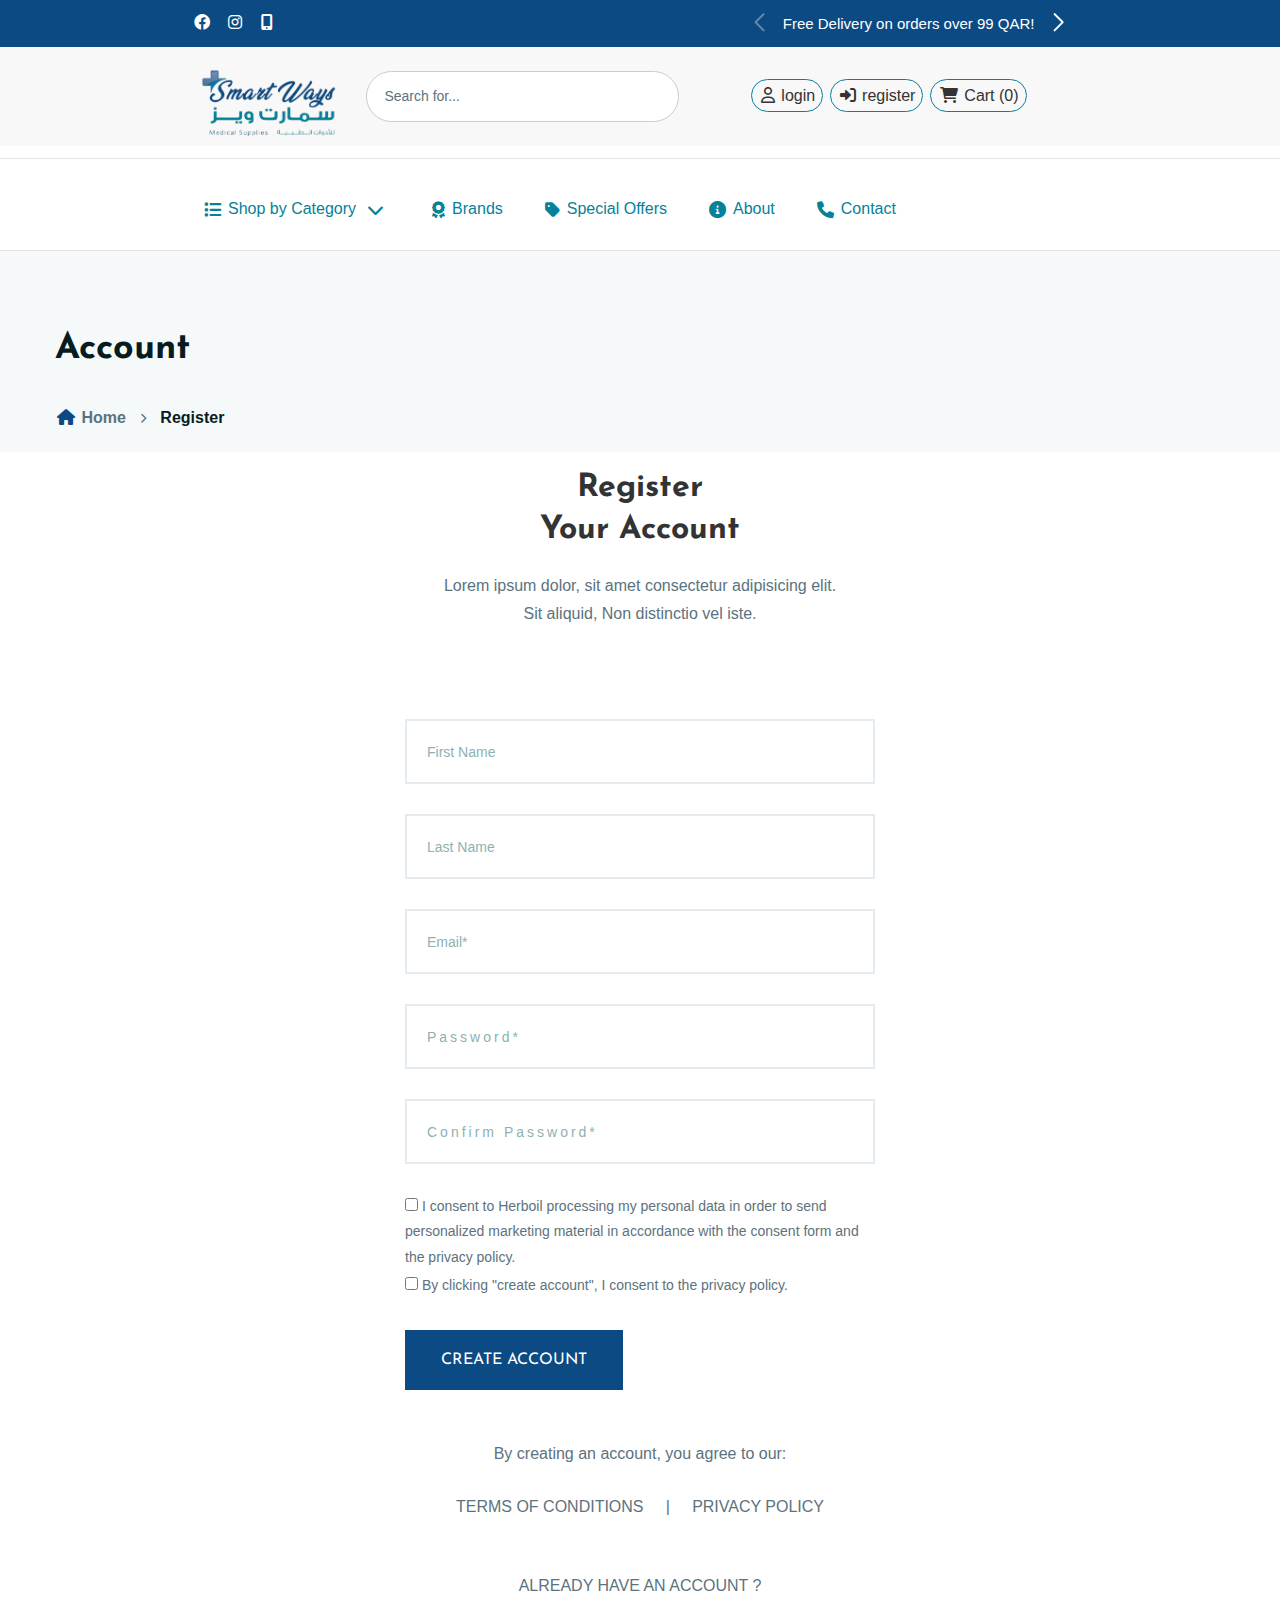
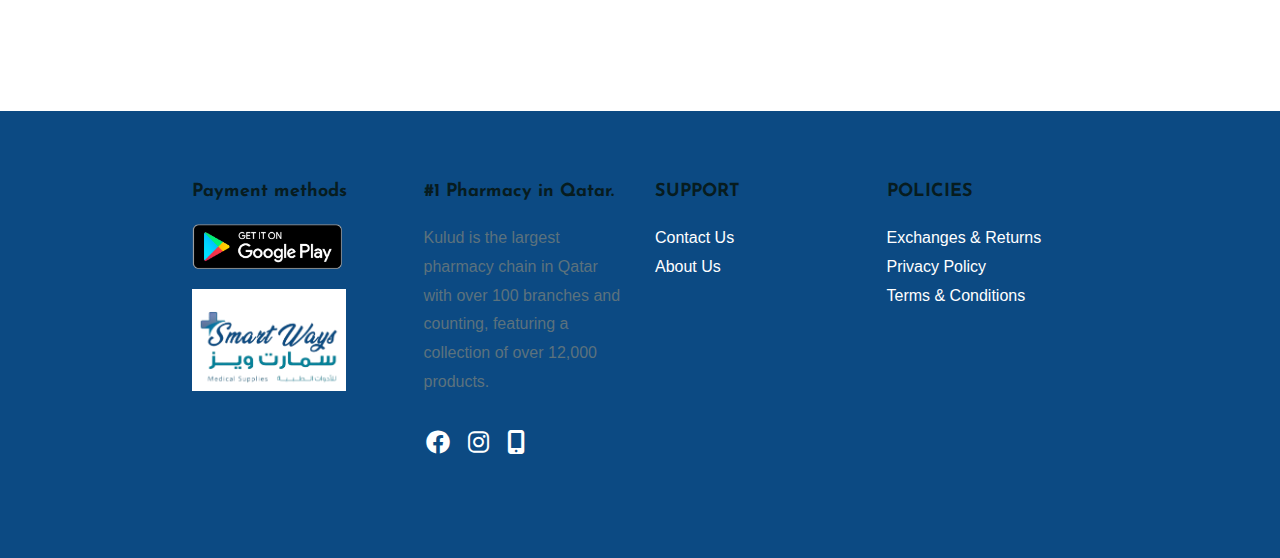
<file: register.html>
<!DOCTYPE html>
<html lang="ar">

<head>
    <meta charset="UTF-8">
    <meta name="viewport" content="width=device-width, initial-scale=1.0">
    <title>Register page</title>
    <link rel="stylesheet" href="./css/all.css" />
    <link rel="stylesheet" href="./swiper-11.1.14/package/swiper-bundle.min.css">

    <link rel="stylesheet" href="./bootstrap-5.3.3-dist/css/bootstrap.min.css" />
    <link rel="stylesheet" href="./css/style.css">
    <link rel="stylesheet" href="./css/font-icons.css">
    <!-- plugins css -->
    <link rel="stylesheet" href="./css/plugins.css">
    <!-- Main Stylesheet -->
    <link rel="stylesheet" href="./css/style.css">
    <!-- Responsive css -->
    <link rel="stylesheet" href="./css/responsive.css">
    <link rel="stylesheet" href="./css/main.css">


</head>


<body>
    <div class="content">
        <div>
            <!-- Header Section -->
            <header>
                <div class="top-bar-container">
                    <div class="special-container">
                        <div class="top-bar">

                            <div class="left-icons">
                                <a href="#"><i class="fab fa-facebook"></i></a>
                                <a href="#"><i class="fab fa-instagram"></i></a>
                                <a href="#"><i class="fas fa-mobile-alt"></i></a>
                            </div>
                            <div class="delevery">
                                <div class="swiper-container delevery-swiper">
                                    <div class="swiper-wrapper">
                                        <!-- Slide 1 -->
                                        <div class="swiper-slide">
                                            <div class="delivery-info">
                                                Free Delivery on orders over 99 QAR!
                                            </div>
                                        </div>
                                        <!-- Slide 2 -->
                                        <div class="swiper-slide">
                                            <div class="delivery-info">
                                                Special offer: Buy 2 get 1 free!
                                            </div>
                                        </div>
                                    </div>
                                    <!-- Pagination -->

                                    <!-- Navigation buttons -->
                                    <div class="swiper-button-prev delevery-swiper-prev"></div> <!-- سهم لليسار -->
                                    <div class="swiper-button-next delevery-swiper-next"></div> <!-- سهم لليمين -->
                                </div>
                            </div>


                            <!-- <div class="language">
                                <select>
                                    <option value="en">English</option>
                                    <option value="ar">العربية</option>
                                </select>
                            </div> -->


                        </div>
                    </div>

                </div>
                <div class="nav-container">
                    <div class="special-container">
                        <div class="navbar">
                            <div class="logo">
                                <a href="./index.html"> <img src="./imges/logo.png" alt="Logo"></a>
                            </div>
                            <div class="search-bar">
                                <input class="nav-input-search" type="text" placeholder="  Search for...">

                            </div>
                            <div class="nav-links">
                                <a href="./login.html"><i class="fa-regular fa-user"></i> login</a>
                                <a href="./register.html"><i class="fa-solid fa-right-to-bracket"></i> register</a>
                                <a href="./cart.html"><i class="fa-solid fa-cart-shopping"></i> Cart (0)</a>
                            </div>
                        </div>
                    </div>

                </div>
                <div class="header-container">

                    <div class="special-container">

                        <!-- Navigation Bar -->
                        <nav>
                            <ul class="section-links">
                                <!-- Shop by Category with Dropdown -->
                                <li class="dropdown">
                                    <a href="./index.html#category"><i class="fa-solid fa-list"></i> Shop by Category <i
                                            class="fa-solid fa-chevron-down"></i></a>
                                    <ul class="dropdown-menu">
                                        <li class="dropdown-item">
                                            <a href="#">Category 1 <i class="fa-solid fa-chevron-right"></i></a>
                                            <ul class="submenu">
                                                <li><a href="#">Subcategory 1.1</a></li>
                                                <li><a href="#">Subcategory 1.2</a></li>
                                            </ul>
                                        </li>
                                        <li class="dropdown-item">
                                            <a href="#">Category 2 <i class="fa-solid fa-chevron-right"></i></a>
                                            <ul class="submenu">
                                                <li><a href="#">Subcategory 2.1</a></li>
                                                <li><a href="#">Subcategory 2.2</a></li>
                                            </ul>
                                        </li>
                                        <li class="dropdown-item">
                                            <a href="#">Category 3 <i class="fa-solid fa-chevron-right"></i></a>
                                            <ul class="submenu">
                                                <li><a href="#">Subcategory 3.1</a></li>
                                                <li><a href="#">Subcategory 3.2</a></li>
                                            </ul>
                                        </li>
                                    </ul>
                                </li>
                                <!-- Other menu items -->
                                <li><a href="./index.html#brands"><i class="fa-solid fa-award"></i> Brands</a></li>
                                <li><a href="./index.html#category"><i class="fa-solid fa-tag"></i> Special Offers</a>
                                </li>
                                <li><a href="./about.html"><i class="fas fa-info-circle"></i> About</a></li>
                                <li><a href="./contact.html"><i class="fa-solid fa-phone"></i> Contact</a></li>
                            </ul>
                        </nav>
                    </div>
                </div>
                <!-- زر فتح القائمة في الموبايل -->
                <button class="menu-toggle" onclick="toggleMenu()">
                    <i class="fa-solid fa-bars"></i>
                </button>

                <!-- Sidebar -->
                <div class="sidebar">
                    <button class="close-btn" onclick="toggleMenu()">
                        <i class="fa-solid fa-xmark"></i>
                    </button>
                    <nav>
                        <ul>
                            <li> <a href="./login.html"><i class="fa-regular fa-user"></i> login</a></li>
                            <li> <a href="./register.html"><i class="fa-solid fa-right-to-bracket"></i> register</a>
                            </li>
                            <li> <a href="./cart.html"><i class="fa-solid fa-cart-shopping"></i> Cart (0)</a></li>
                            <li class="dropdown">
                                <a href="./index.html#category"><i class="fa-solid fa-list"></i> Shop by Category</a>
                            </li>
                            <li><a href="./index.html#brands"><i class="fa-solid fa-award"></i> Brands</a></li>
                            <li><a href="./index.html#category"><i class="fa-solid fa-tag"></i> Special Offers</a></li>
                            <li><a href="./about.html"><i class="fas fa-info-circle"></i> About</a></li>
                            <li><a href="./contact.html"><i class="fa-solid fa-phone"></i> Contact</a></li>



                        </ul>
                    </nav>
                </div>

            </header>
            <!-- Categories Section -->
        
           
        </div>
    
        <div class="ltn__utilize-overlay"></div>

    <!-- BREADCRUMB AREA START -->
    <div class="ltn__breadcrumb-area text-left bg-overlay-white-30 bg-image "  data-bs-bg="img/bg/14.jpg">
        <div class="container">
            <div class="row">
                <div class="col-lg-12">
                    <div class="ltn__breadcrumb-inner">
                        <h1 class="page-title">Account</h1>
                        <div class="ltn__breadcrumb-list">
                            <ul>
                                <li><a href="index.html"><span class="ltn__secondary-color"><i class="fas fa-home"></i></span> Home</a></li>
                                <li>Register</li>
                            </ul>
                        </div>
                    </div>
                </div>
            </div>
        </div>
    </div>
      <!-- LOGIN AREA START (Register) -->
      <div class="ltn__login-area pb-110">
        <div class="container">
            <div class="row">
                <div class="col-lg-12">
                    <div class="section-title-area text-center">
                        <h1 class="section-title">Register <br>Your Account</h1>
                        <p>Lorem ipsum dolor, sit amet consectetur adipisicing elit. <br>
                             Sit aliquid,  Non distinctio vel iste.</p>
                    </div>
                </div>
            </div>
            <div class="row">
                <div class="col-lg-6 offset-lg-3">
                    <div class="account-login-inner">
                        <form action="#" class="ltn__form-box contact-form-box">
                            <input type="text" name="firstname" placeholder="First Name">
                            <input type="text" name="lastname" placeholder="Last Name">
                            <input type="text" name="email" placeholder="Email*">
                            <input type="password" name="password" placeholder="Password*">
                            <input type="password" name="confirmpassword" placeholder="Confirm Password*">
                            <label class="checkbox-inline">
                                <input type="checkbox" value="">
                                I consent to Herboil processing my personal data in order to send personalized marketing material in accordance with the consent form and the privacy policy.
                            </label>
                            <label class="checkbox-inline">
                                <input type="checkbox" value="">
                                By clicking "create account", I consent to the privacy policy.
                            </label>
                            <div class="btn-wrapper">
                                <button class="theme-btn-1 btn reverse-color btn-block" type="submit">CREATE ACCOUNT</button>
                            </div>
                        </form>
                        <div class="by-agree text-center">
                            <p>By creating an account, you agree to our:</p>
                            <p><a href="#">TERMS OF CONDITIONS  &nbsp; &nbsp; | &nbsp; &nbsp;  PRIVACY POLICY</a></p>
                            <div class="go-to-btn mt-50">
                                <a href="login.html">ALREADY HAVE AN ACCOUNT ?</a>
                            </div>
                        </div>
                    </div>
                </div>
            </div>
        </div>
    </div>
    <!-- LOGIN AREA END -->

    <!-- CALL TO ACTION START (call-to-action-6) -->
   
    <!-- CALL TO ACTION END -->

      

    <div class="footer-section">
        <div class="special-container">
            <div class="row">
                <div class="col-md-3">
                    <h5>Payment methods</h5>
                     <img src="./imges/google.png" class="pay-img" alt="" srcset="">
                    <div class="theqa  ">
                        <img src="./imges/logo.png" style=" background-color:white">
                    </div>
                </div>
                <div class="col-md-3">
                    <h5>#1 Pharmacy in Qatar.</h5>
                    <p>Kulud is the largest pharmacy chain in Qatar with over 100 branches and counting,
                        featuring a collection of over 12,000 products.</p>
                    <div class="social-icons">
                        <a href="#"><i class="fab fa-facebook"></i></a>
                        <a href="#"><i class="fab fa-instagram"></i></a>
                        <a href="#"><i class="fas fa-mobile-alt"></i></a>
                    </div>
                </div>
                <div class="col-md-3">
                    <h5>SUPPORT</h5>
                    <a href="./contact.html">Contact Us</a><br>
                    <a href="./about.html">About Us</a><br>
          
                </div>
                <div class="col-md-3">
                    <h5>POLICIES</h5>
                    <a href="#">Exchanges & Returns</a><br>
                    <a href="#">Privacy Policy</a><br>
                    <a href="#">Terms & Conditions</a>
                </div>
            </div>
            <div class="row mt-4">
                <div class="col-md-6">
              
                    <!-- <div class="theqa  ">
                        <img src="./imges/logo.png" style=" background-color:white">
                    </div> -->
                </div>

            </div>
        </div>
    </div>
        <button id="scrollToTop" style="display: none;"><i class="fa-solid fa-arrow-up"></i></button>

    </div>
    </div>
    <script src="./js/script.js" defer></script>
<!-- Swiper JS -->
<script src="./swiper-11.1.14/package/swiper-bundle.min.js"></script>
<script src="./bootstrap-5.3.3-dist/js/bootstrap.min.js"></script>

</body>

</html>
</file>
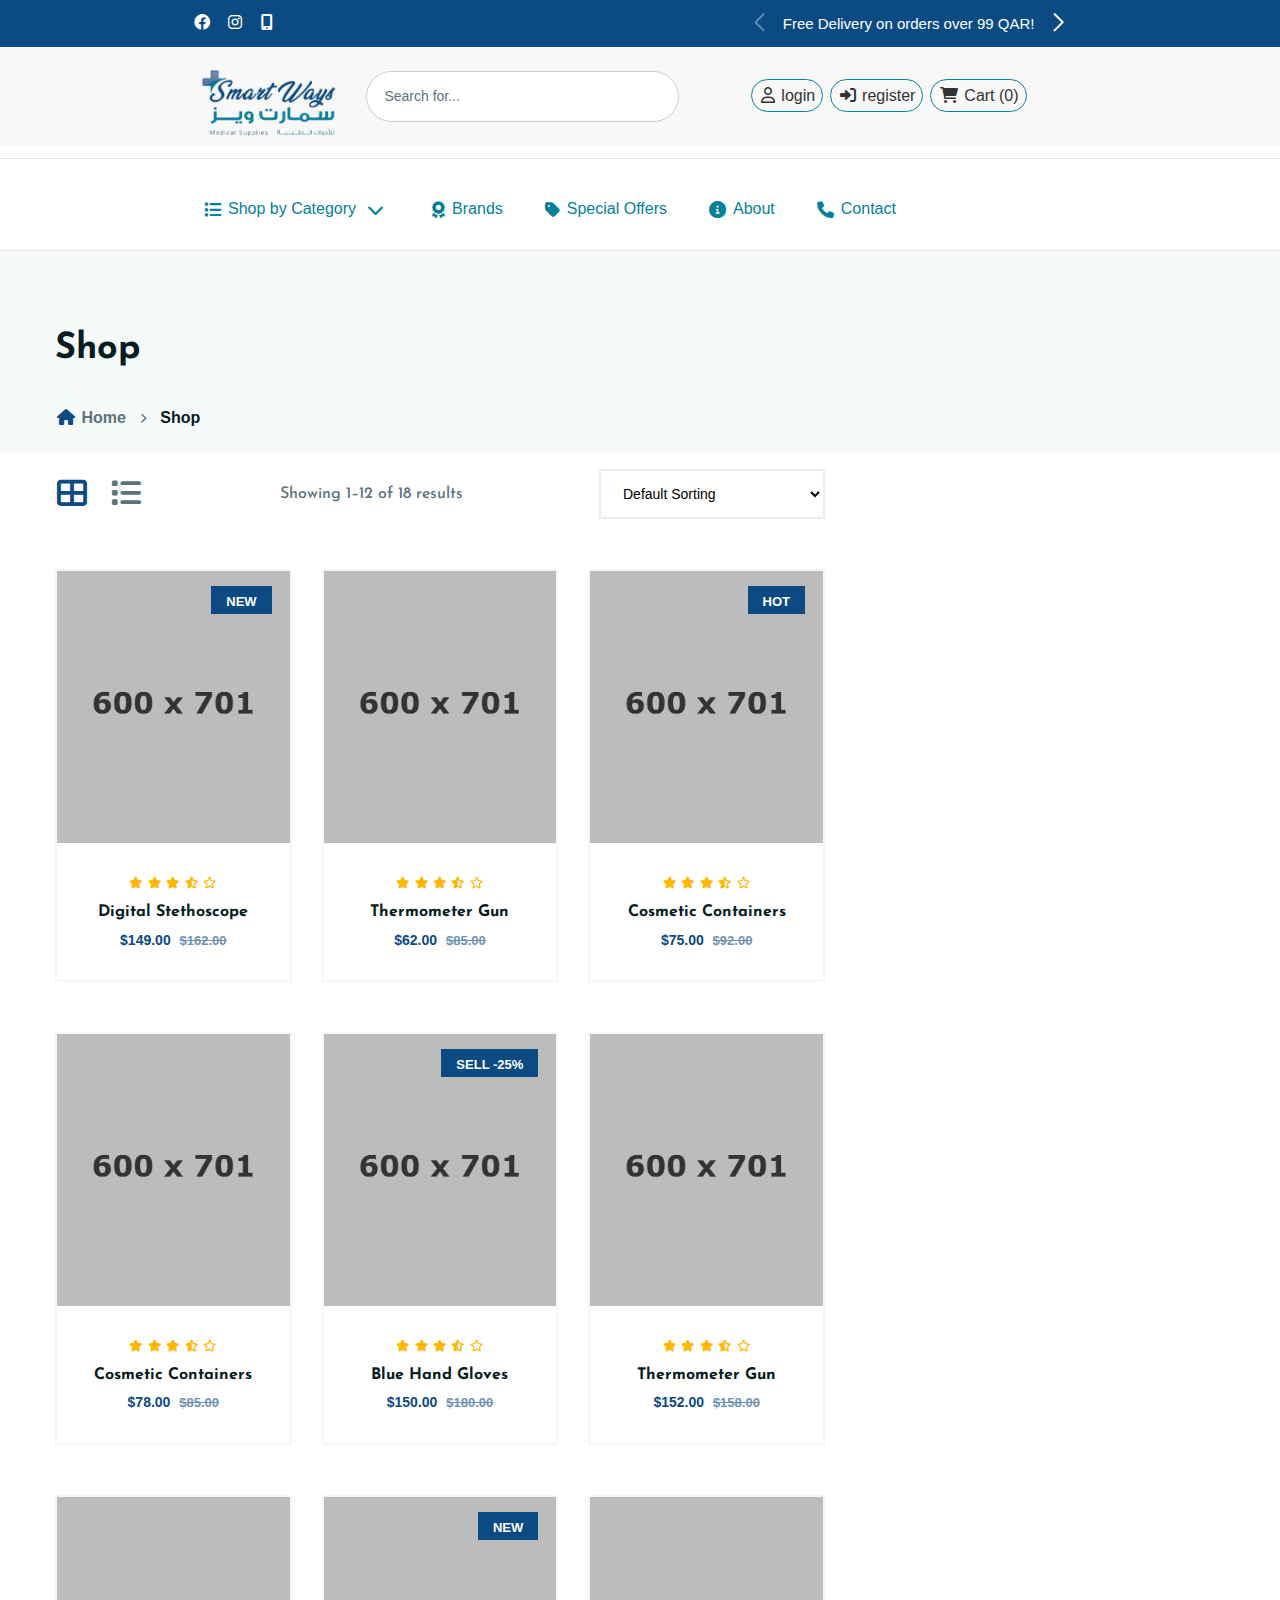
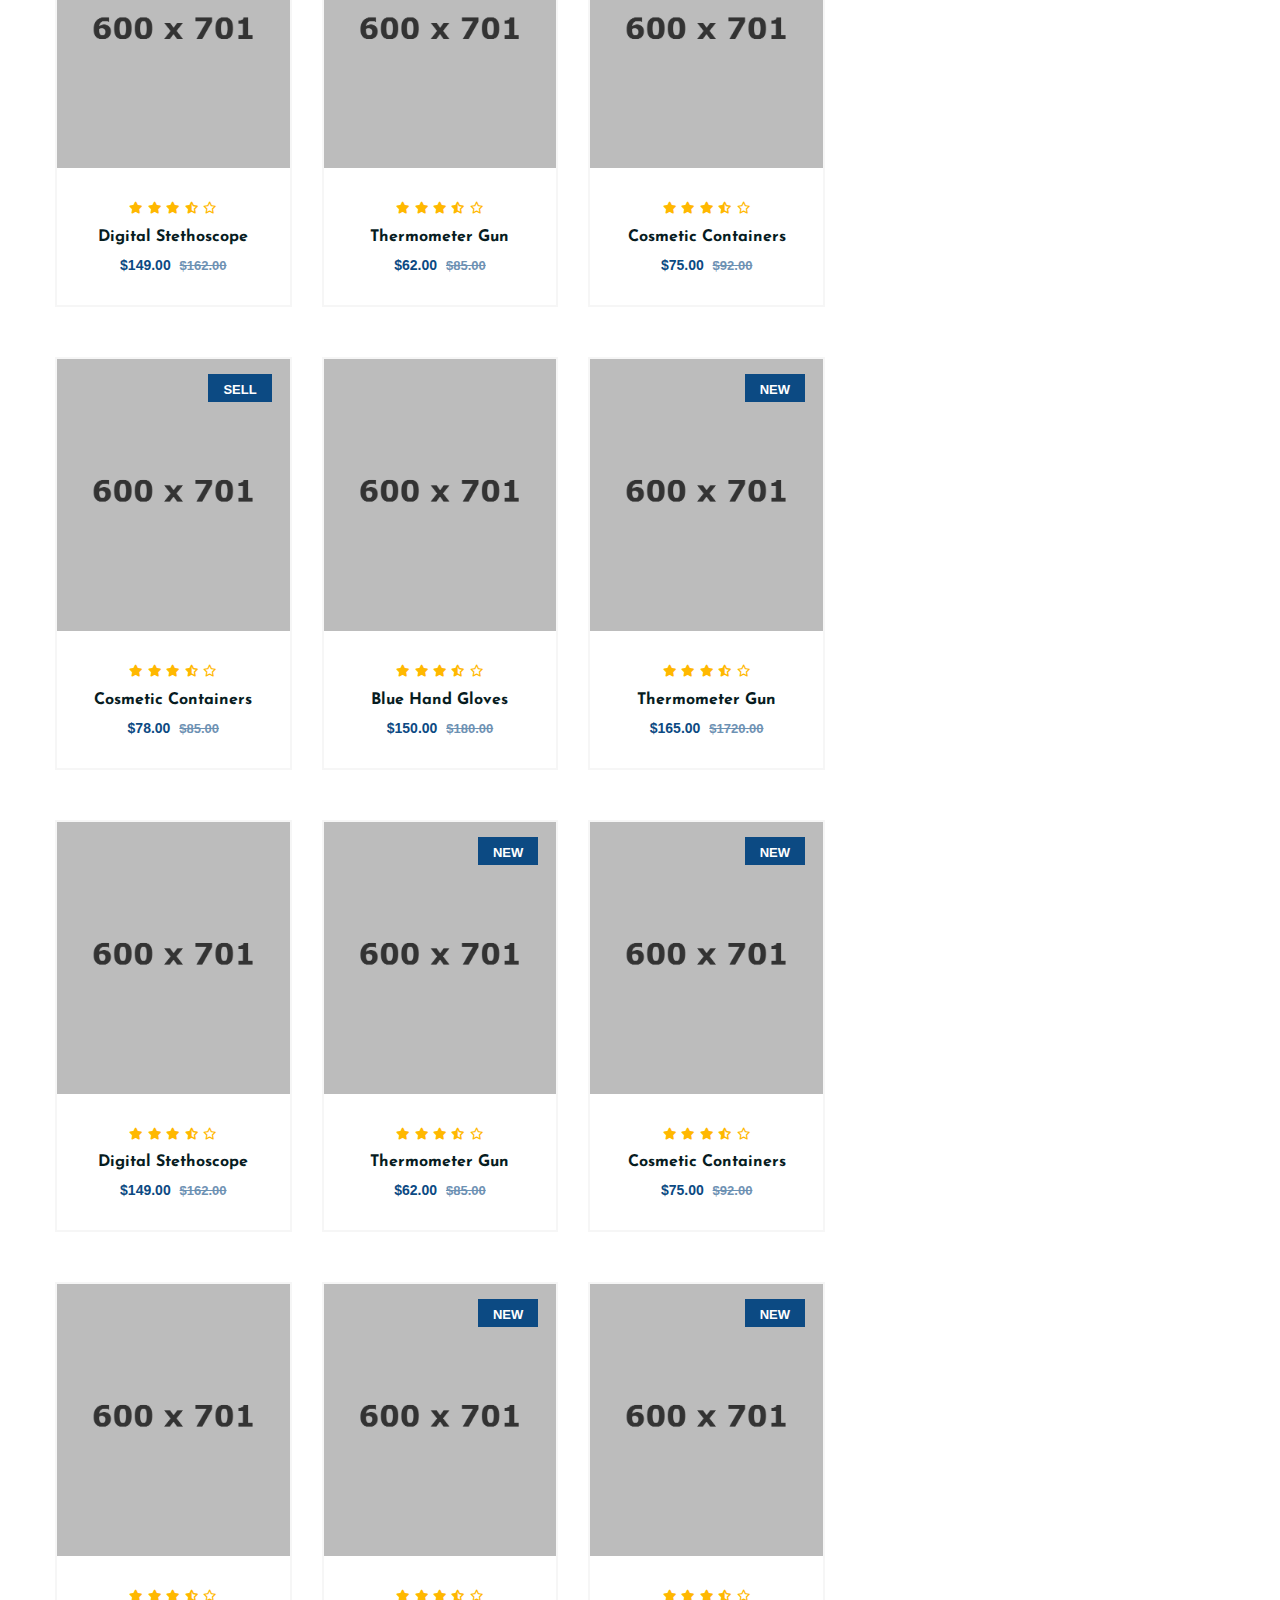
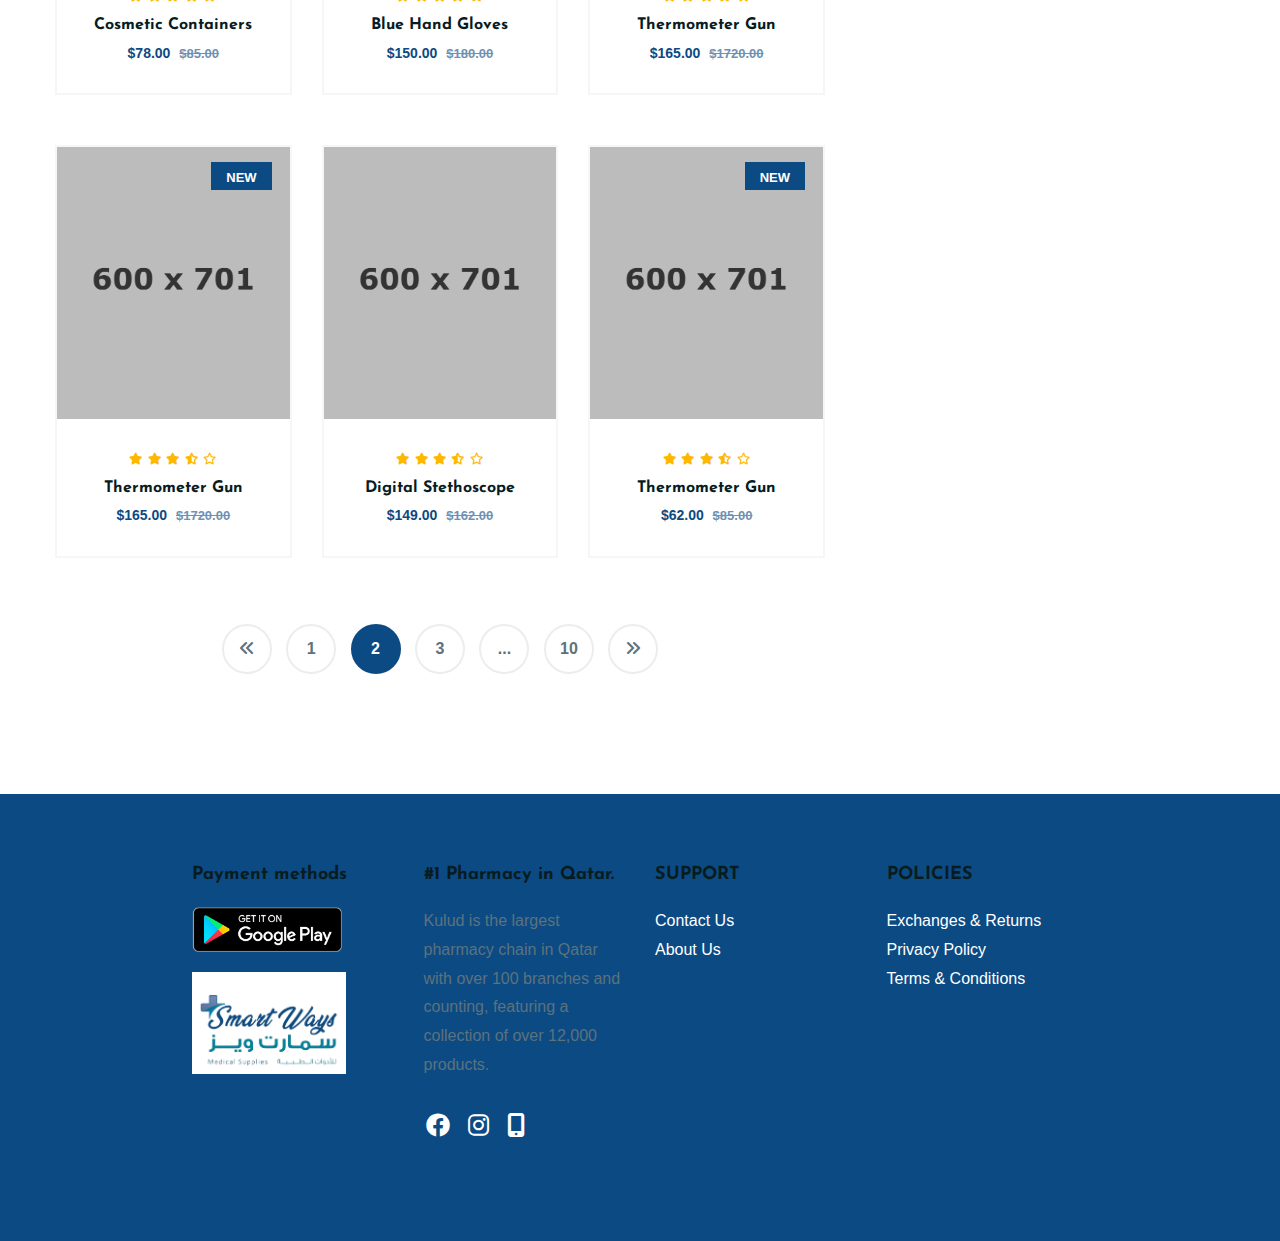
<file: shop.html>
<!DOCTYPE html>
<html lang="ar">

<head>
    <meta charset="UTF-8">
    <meta name="viewport" content="width=device-width, initial-scale=1.0">
    <title>shop page</title>
    <link rel="stylesheet" href="./css/all.css" />
    <link rel="stylesheet" href="./swiper-11.1.14/package/swiper-bundle.min.css">

    <link rel="stylesheet" href="./bootstrap-5.3.3-dist/css/bootstrap.min.css" />
    <link rel="stylesheet" href="./css/style.css">
    <link rel="stylesheet" href="./css/font-icons.css">
    <!-- plugins css -->
    <link rel="stylesheet" href="./css/plugins.css">
    <!-- Main Stylesheet -->
    <link rel="stylesheet" href="./css/style.css">
    <!-- Responsive css -->
    <link rel="stylesheet" href="./css/responsive.css">
    <link rel="stylesheet" href="./css/main.css">


</head>


<body>
    <div class="content">
        <div>
            <!-- Header Section -->
            <header>
                <div class="top-bar-container">
                    <div class="special-container">
                        <div class="top-bar">

                            <div class="left-icons">
                                <a href="#"><i class="fab fa-facebook"></i></a>
                                <a href="#"><i class="fab fa-instagram"></i></a>
                                <a href="#"><i class="fas fa-mobile-alt"></i></a>
                            </div>
                            <div class="delevery">
                                <div class="swiper-container delevery-swiper">
                                    <div class="swiper-wrapper">
                                        <!-- Slide 1 -->
                                        <div class="swiper-slide">
                                            <div class="delivery-info">
                                                Free Delivery on orders over 99 QAR!
                                            </div>
                                        </div>
                                        <!-- Slide 2 -->
                                        <div class="swiper-slide">
                                            <div class="delivery-info">
                                                Special offer: Buy 2 get 1 free!
                                            </div>
                                        </div>
                                    </div>
                                    <!-- Pagination -->

                                    <!-- Navigation buttons -->
                                    <div class="swiper-button-prev delevery-swiper-prev"></div> <!-- سهم لليسار -->
                                    <div class="swiper-button-next delevery-swiper-next"></div> <!-- سهم لليمين -->
                                </div>
                            </div>


                            <!-- <div class="language">
                                <select>
                                    <option value="en">English</option>
                                    <option value="ar">العربية</option>
                                </select>
                            </div> -->


                        </div>
                    </div>

                </div>
                <div class="nav-container">
                    <div class="special-container">
                        <div class="navbar">
                            <div class="logo">
                                <a href="./index.html"> <img src="./imges/logo.png" alt="Logo"></a>
                            </div>
                            <div class="search-bar">
                                <input class="nav-input-search" type="text" placeholder="  Search for...">

                            </div>
                            <div class="nav-links">
                                <a href="./login.html"><i class="fa-regular fa-user"></i> login</a>
                                <a href="./register.html"><i class="fa-solid fa-right-to-bracket"></i> register</a>
                                <a href="./cart.html"><i class="fa-solid fa-cart-shopping"></i> Cart (0)</a>
                            </div>
                        </div>
                    </div>

                </div>
                <div class="header-container">

                    <div class="special-container">

                        <!-- Navigation Bar -->
                        <nav>
                            <ul class="section-links">
                                <!-- Shop by Category with Dropdown -->
                                <li class="dropdown">
                                    <a href="./index.html#category"><i class="fa-solid fa-list"></i> Shop by Category <i
                                            class="fa-solid fa-chevron-down"></i></a>
                                    <ul class="dropdown-menu">
                                        <li class="dropdown-item">
                                            <a href="#">Category 1 <i class="fa-solid fa-chevron-right"></i></a>
                                            <ul class="submenu">
                                                <li><a href="#">Subcategory 1.1</a></li>
                                                <li><a href="#">Subcategory 1.2</a></li>
                                            </ul>
                                        </li>
                                        <li class="dropdown-item">
                                            <a href="#">Category 2 <i class="fa-solid fa-chevron-right"></i></a>
                                            <ul class="submenu">
                                                <li><a href="#">Subcategory 2.1</a></li>
                                                <li><a href="#">Subcategory 2.2</a></li>
                                            </ul>
                                        </li>
                                        <li class="dropdown-item">
                                            <a href="#">Category 3 <i class="fa-solid fa-chevron-right"></i></a>
                                            <ul class="submenu">
                                                <li><a href="#">Subcategory 3.1</a></li>
                                                <li><a href="#">Subcategory 3.2</a></li>
                                            </ul>
                                        </li>
                                    </ul>
                                </li>
                                <!-- Other menu items -->
                                <li><a href="./index.html#brands"><i class="fa-solid fa-award"></i> Brands</a></li>
                                <li><a href="./index.html#category"><i class="fa-solid fa-tag"></i> Special Offers</a>
                                </li>
                                <li><a href="./about.html"><i class="fas fa-info-circle"></i> About</a></li>
                                <li><a href="./contact.html"><i class="fa-solid fa-phone"></i> Contact</a></li>
                            </ul>
                        </nav>
                    </div>
                </div>
                <!-- زر فتح القائمة في الموبايل -->
                <button class="menu-toggle" onclick="toggleMenu()">
                    <i class="fa-solid fa-bars"></i>
                </button>

                <!-- Sidebar -->
                <div class="sidebar">
                    <button class="close-btn" onclick="toggleMenu()">
                        <i class="fa-solid fa-xmark"></i>
                    </button>
                    <nav>
                        <ul>
                            <li> <a href="./login.html"><i class="fa-regular fa-user"></i> login</a></li>
                            <li> <a href="./register.html"><i class="fa-solid fa-right-to-bracket"></i> register</a>
                            </li>
                            <li> <a href="./cart.html"><i class="fa-solid fa-cart-shopping"></i> Cart (0)</a></li>
                            <li class="dropdown">
                                <a href="./index.html#category"><i class="fa-solid fa-list"></i> Shop by Category</a>
                            </li>
                            <li><a href="./index.html#brands"><i class="fa-solid fa-award"></i> Brands</a></li>
                            <li><a href="./index.html#category"><i class="fa-solid fa-tag"></i> Special Offers</a></li>
                            <li><a href="./about.html"><i class="fas fa-info-circle"></i> About</a></li>
                            <li><a href="./contact.html"><i class="fa-solid fa-phone"></i> Contact</a></li>



                        </ul>
                    </nav>
                </div>

            </header>
            <!-- Categories Section -->
        
           
        </div>

        <div class="ltn__utilize-overlay"></div>

          <!-- BREADCRUMB AREA START -->
    <div class="ltn__breadcrumb-area text-left bg-overlay-white-30 bg-image "  data-bs-bg="img/bg/14.jpg">
        <div class="container">
            <div class="row">
                <div class="col-lg-12">
                    <div class="ltn__breadcrumb-inner">
                        <h1 class="page-title">Shop</h1>
                        <div class="ltn__breadcrumb-list">
                            <ul>
                                <li><a href="index.html"><span class="ltn__secondary-color"><i class="fas fa-home"></i></span> Home</a></li>
                                <li>Shop</li>
                            </ul>
                        </div>
                    </div>
                </div>
            </div>
        </div>
    </div>
    <!-- BREADCRUMB AREA END -->
    
    <!-- PRODUCT DETAILS AREA START -->
    <div class="ltn__product-area ltn__product-gutter mb-120">
        <div class="container">
            <div class="row">
                <div class="col-lg-8">
                    <div class="ltn__shop-options">
                        <ul>
                            <li>
                                <div class="ltn__grid-list-tab-menu ">
                                    <div class="nav">
                                        <a class="active show" data-bs-toggle="tab" href="#liton_product_grid"><i class="fas fa-th-large"></i></a>
                                        <a data-bs-toggle="tab" href="#liton_product_list"><i class="fas fa-list"></i></a>
                                    </div>
                                </div>
                            </li>
                            <li>
                               <div class="showing-product-number text-right">
                                    <span>Showing 1–12 of 18 results</span>
                                </div> 
                            </li>
                            <li>
                               <div class="short-by text-center">
                                    <select class="nice-select">
                                        <option>Default Sorting</option>
                                        <option>Sort by popularity</option>
                                        <option>Sort by new arrivals</option>
                                        <option>Sort by price: low to high</option>
                                        <option>Sort by price: high to low</option>
                                    </select>
                                </div> 
                            </li>
                        </ul>
                    </div>
                    <div class="tab-content">
                        <div class="tab-pane fade active show" id="liton_product_grid">
                            <div class="ltn__product-tab-content-inner ltn__product-grid-view">
                                <div class="row">
                                    <!-- ltn__product-item -->
                                    <div class="col-xl-4 col-sm-6 col-6">
                                        <div class="ltn__product-item ltn__product-item-3 text-center">
                                            <div class="product-img">
                                                <a href="product-details.html"><img src="img/product/1.png" alt="#"></a>
                                                <div class="product-badge">
                                                    <ul>
                                                        <li class="sale-badge">New</li>
                                                    </ul>
                                                </div>
                                                <div class="product-hover-action">
                                                    <ul>
                                                        <li>
                                                            <a href="#" title="Quick View" data-bs-toggle="modal" data-bs-target="#quick_view_modal">
                                                                <i class="far fa-eye"></i>
                                                            </a>
                                                        </li>
                                                        <li>
                                                            <a href="#" title="Add to Cart" data-bs-toggle="modal" data-bs-target="#add_to_cart_modal">
                                                                <i class="fas fa-shopping-cart"></i>
                                                            </a>
                                                        </li>
                                                        <li>
                                                            <a href="#" title="Wishlist" data-bs-toggle="modal" data-bs-target="#liton_wishlist_modal">
                                                                <i class="far fa-heart"></i></a>
                                                        </li>
                                                    </ul>
                                                </div>
                                            </div>
                                            <div class="product-info">
                                                <div class="product-ratting">
                                                    <ul>
                                                        <li><a href="#"><i class="fas fa-star"></i></a></li>
                                                        <li><a href="#"><i class="fas fa-star"></i></a></li>
                                                        <li><a href="#"><i class="fas fa-star"></i></a></li>
                                                        <li><a href="#"><i class="fas fa-star-half-alt"></i></a></li>
                                                        <li><a href="#"><i class="far fa-star"></i></a></li>
                                                    </ul>
                                                </div>
                                                <h2 class="product-title"><a href="product-details.html">Digital Stethoscope</a></h2>
                                                <div class="product-price">
                                                    <span>$149.00</span>
                                                    <del>$162.00</del>
                                                </div>
                                            </div>
                                        </div>
                                    </div>
                                    <!-- ltn__product-item -->
                                    <div class="col-xl-4 col-sm-6 col-6">
                                        <div class="ltn__product-item ltn__product-item-3 text-center">
                                            <div class="product-img">
                                                <a href="product-details.html"><img src="img/product/2.png" alt="#"></a>
                                                <div class="product-hover-action">
                                                    <ul>
                                                        <li>
                                                            <a href="#" title="Quick View" data-bs-toggle="modal" data-bs-target="#quick_view_modal">
                                                                <i class="far fa-eye"></i>
                                                            </a>
                                                        </li>
                                                        <li>
                                                            <a href="#" title="Add to Cart" data-bs-toggle="modal" data-bs-target="#add_to_cart_modal">
                                                                <i class="fas fa-shopping-cart"></i>
                                                            </a>
                                                        </li>
                                                        <li>
                                                            <a href="#" title="Wishlist" data-bs-toggle="modal" data-bs-target="#liton_wishlist_modal">
                                                                <i class="far fa-heart"></i></a>
                                                        </li>
                                                    </ul>
                                                </div>
                                            </div>
                                            <div class="product-info">
                                                <div class="product-ratting">
                                                    <ul>
                                                        <li><a href="#"><i class="fas fa-star"></i></a></li>
                                                        <li><a href="#"><i class="fas fa-star"></i></a></li>
                                                        <li><a href="#"><i class="fas fa-star"></i></a></li>
                                                        <li><a href="#"><i class="fas fa-star-half-alt"></i></a></li>
                                                        <li><a href="#"><i class="far fa-star"></i></a></li>
                                                    </ul>
                                                </div>
                                                <h2 class="product-title"><a href="product-details.html">Thermometer Gun</a></h2>
                                                <div class="product-price">
                                                    <span>$62.00</span>
                                                    <del>$85.00</del>
                                                </div>
                                            </div>
                                        </div>
                                    </div>
                                    <!-- ltn__product-item -->
                                    <div class="col-xl-4 col-sm-6 col-6">
                                        <div class="ltn__product-item ltn__product-item-3 text-center">
                                            <div class="product-img">
                                                <a href="product-details.html"><img src="img/product/3.png" alt="#"></a>
                                                <div class="product-badge">
                                                    <ul>
                                                        <li class="sale-badge">Hot</li>
                                                    </ul>
                                                </div>
                                                <div class="product-hover-action">
                                                    <ul>
                                                        <li>
                                                            <a href="#" title="Quick View" data-bs-toggle="modal" data-bs-target="#quick_view_modal">
                                                                <i class="far fa-eye"></i>
                                                            </a>
                                                        </li>
                                                        <li>
                                                            <a href="#" title="Add to Cart" data-bs-toggle="modal" data-bs-target="#add_to_cart_modal">
                                                                <i class="fas fa-shopping-cart"></i>
                                                            </a>
                                                        </li>
                                                        <li>
                                                            <a href="#" title="Wishlist" data-bs-toggle="modal" data-bs-target="#liton_wishlist_modal">
                                                                <i class="far fa-heart"></i></a>
                                                        </li>
                                                    </ul>
                                                </div>
                                            </div>
                                            <div class="product-info">
                                                <div class="product-ratting">
                                                    <ul>
                                                        <li><a href="#"><i class="fas fa-star"></i></a></li>
                                                        <li><a href="#"><i class="fas fa-star"></i></a></li>
                                                        <li><a href="#"><i class="fas fa-star"></i></a></li>
                                                        <li><a href="#"><i class="fas fa-star-half-alt"></i></a></li>
                                                        <li><a href="#"><i class="far fa-star"></i></a></li>
                                                    </ul>
                                                </div>
                                                <h2 class="product-title"><a href="product-details.html">Cosmetic Containers</a></h2>
                                                <div class="product-price">
                                                    <span>$75.00</span>
                                                    <del>$92.00</del>
                                                </div>
                                            </div>
                                        </div>
                                    </div>
                                    <!-- ltn__product-item -->
                                    <div class="col-xl-4 col-sm-6 col-6">
                                        <div class="ltn__product-item ltn__product-item-3 text-center">
                                            <div class="product-img">
                                                <a href="product-details.html"><img src="img/product/4.png" alt="#"></a>
                                                <div class="product-hover-action">
                                                    <ul>
                                                        <li>
                                                            <a href="#" title="Quick View" data-bs-toggle="modal" data-bs-target="#quick_view_modal">
                                                                <i class="far fa-eye"></i>
                                                            </a>
                                                        </li>
                                                        <li>
                                                            <a href="#" title="Add to Cart" data-bs-toggle="modal" data-bs-target="#add_to_cart_modal">
                                                                <i class="fas fa-shopping-cart"></i>
                                                            </a>
                                                        </li>
                                                        <li>
                                                            <a href="#" title="Wishlist" data-bs-toggle="modal" data-bs-target="#liton_wishlist_modal">
                                                                <i class="far fa-heart"></i></a>
                                                        </li>
                                                    </ul>
                                                </div>
                                            </div>
                                            <div class="product-info">
                                                <div class="product-ratting">
                                                    <ul>
                                                        <li><a href="#"><i class="fas fa-star"></i></a></li>
                                                        <li><a href="#"><i class="fas fa-star"></i></a></li>
                                                        <li><a href="#"><i class="fas fa-star"></i></a></li>
                                                        <li><a href="#"><i class="fas fa-star-half-alt"></i></a></li>
                                                        <li><a href="#"><i class="far fa-star"></i></a></li>
                                                    </ul>
                                                </div>
                                                <h2 class="product-title"><a href="product-details.html">Cosmetic Containers</a></h2>
                                                <div class="product-price">
                                                    <span>$78.00</span>
                                                    <del>$85.00</del>
                                                </div>
                                            </div>
                                        </div>
                                    </div>
                                    <!-- ltn__product-item -->
                                    <div class="col-xl-4 col-sm-6 col-6">
                                        <div class="ltn__product-item ltn__product-item-3 text-center">
                                            <div class="product-img">
                                                <a href="product-details.html"><img src="img/product/5.png" alt="#"></a>
                                                <div class="product-badge">
                                                    <ul>
                                                        <li class="sale-badge">Sell -25%</li>
                                                    </ul>
                                                </div>
                                                <div class="product-hover-action">
                                                    <ul>
                                                        <li>
                                                            <a href="#" title="Quick View" data-bs-toggle="modal" data-bs-target="#quick_view_modal">
                                                                <i class="far fa-eye"></i>
                                                            </a>
                                                        </li>
                                                        <li>
                                                            <a href="#" title="Add to Cart" data-bs-toggle="modal" data-bs-target="#add_to_cart_modal">
                                                                <i class="fas fa-shopping-cart"></i>
                                                            </a>
                                                        </li>
                                                        <li>
                                                            <a href="#" title="Wishlist" data-bs-toggle="modal" data-bs-target="#liton_wishlist_modal">
                                                                <i class="far fa-heart"></i></a>
                                                        </li>
                                                    </ul>
                                                </div>
                                            </div>
                                            <div class="product-info">
                                                <div class="product-ratting">
                                                    <ul>
                                                        <li><a href="#"><i class="fas fa-star"></i></a></li>
                                                        <li><a href="#"><i class="fas fa-star"></i></a></li>
                                                        <li><a href="#"><i class="fas fa-star"></i></a></li>
                                                        <li><a href="#"><i class="fas fa-star-half-alt"></i></a></li>
                                                        <li><a href="#"><i class="far fa-star"></i></a></li>
                                                    </ul>
                                                </div>
                                                <h2 class="product-title"><a href="product-details.html">Blue Hand Gloves</a></h2>
                                                <div class="product-price">
                                                    <span>$150.00</span>
                                                    <del>$180.00</del>
                                                </div>
                                            </div>
                                        </div>
                                    </div>
                                    <!-- ltn__product-item -->
                                    <div class="col-xl-4 col-sm-6 col-6">
                                        <div class="ltn__product-item ltn__product-item-3 text-center">
                                            <div class="product-img">
                                                <a href="product-details.html"><img src="img/product/6.png" alt="#"></a>
                                                <div class="product-hover-action">
                                                    <ul>
                                                        <li>
                                                            <a href="#" title="Quick View" data-bs-toggle="modal" data-bs-target="#quick_view_modal">
                                                                <i class="far fa-eye"></i>
                                                            </a>
                                                        </li>
                                                        <li>
                                                            <a href="#" title="Add to Cart" data-bs-toggle="modal" data-bs-target="#add_to_cart_modal">
                                                                <i class="fas fa-shopping-cart"></i>
                                                            </a>
                                                        </li>
                                                        <li>
                                                            <a href="#" title="Wishlist" data-bs-toggle="modal" data-bs-target="#liton_wishlist_modal">
                                                                <i class="far fa-heart"></i></a>
                                                        </li>
                                                    </ul>
                                                </div>
                                            </div>
                                            <div class="product-info">
                                                <div class="product-ratting">
                                                    <ul>
                                                        <li><a href="#"><i class="fas fa-star"></i></a></li>
                                                        <li><a href="#"><i class="fas fa-star"></i></a></li>
                                                        <li><a href="#"><i class="fas fa-star"></i></a></li>
                                                        <li><a href="#"><i class="fas fa-star-half-alt"></i></a></li>
                                                        <li><a href="#"><i class="far fa-star"></i></a></li>
                                                    </ul>
                                                </div>
                                                <h2 class="product-title"><a href="product-details.html">Thermometer Gun</a></h2>
                                                <div class="product-price">
                                                    <span>$152.00</span>
                                                    <del>$158.00</del>
                                                </div>
                                            </div>
                                        </div>
                                    </div>
                                    <!-- ltn__product-item -->
                                    <div class="col-xl-4 col-sm-6 col-6">
                                        <div class="ltn__product-item ltn__product-item-3 text-center">
                                            <div class="product-img">
                                                <a href="product-details.html"><img src="img/product/7.png" alt="#"></a>
                                                <div class="product-hover-action">
                                                    <ul>
                                                        <li>
                                                            <a href="#" title="Quick View" data-bs-toggle="modal" data-bs-target="#quick_view_modal">
                                                                <i class="far fa-eye"></i>
                                                            </a>
                                                        </li>
                                                        <li>
                                                            <a href="#" title="Add to Cart" data-bs-toggle="modal" data-bs-target="#add_to_cart_modal">
                                                                <i class="fas fa-shopping-cart"></i>
                                                            </a>
                                                        </li>
                                                        <li>
                                                            <a href="#" title="Wishlist" data-bs-toggle="modal" data-bs-target="#liton_wishlist_modal">
                                                                <i class="far fa-heart"></i></a>
                                                        </li>
                                                    </ul>
                                                </div>
                                            </div>
                                            <div class="product-info">
                                                <div class="product-ratting">
                                                    <ul>
                                                        <li><a href="#"><i class="fas fa-star"></i></a></li>
                                                        <li><a href="#"><i class="fas fa-star"></i></a></li>
                                                        <li><a href="#"><i class="fas fa-star"></i></a></li>
                                                        <li><a href="#"><i class="fas fa-star-half-alt"></i></a></li>
                                                        <li><a href="#"><i class="far fa-star"></i></a></li>
                                                    </ul>
                                                </div>
                                                <h2 class="product-title"><a href="product-details.html">Digital Stethoscope</a></h2>
                                                <div class="product-price">
                                                    <span>$149.00</span>
                                                    <del>$162.00</del>
                                                </div>
                                            </div>
                                        </div>
                                    </div>
                                    <!-- ltn__product-item -->
                                    <div class="col-xl-4 col-sm-6 col-6">
                                        <div class="ltn__product-item ltn__product-item-3 text-center">
                                            <div class="product-img">
                                                <a href="product-details.html"><img src="img/product/8.png" alt="#"></a>
                                                <div class="product-badge">
                                                    <ul>
                                                        <li class="sale-badge">New</li>
                                                    </ul>
                                                </div>
                                                <div class="product-hover-action">
                                                    <ul>
                                                        <li>
                                                            <a href="#" title="Quick View" data-bs-toggle="modal" data-bs-target="#quick_view_modal">
                                                                <i class="far fa-eye"></i>
                                                            </a>
                                                        </li>
                                                        <li>
                                                            <a href="#" title="Add to Cart" data-bs-toggle="modal" data-bs-target="#add_to_cart_modal">
                                                                <i class="fas fa-shopping-cart"></i>
                                                            </a>
                                                        </li>
                                                        <li>
                                                            <a href="#" title="Wishlist" data-bs-toggle="modal" data-bs-target="#liton_wishlist_modal">
                                                                <i class="far fa-heart"></i></a>
                                                        </li>
                                                    </ul>
                                                </div>
                                            </div>
                                            <div class="product-info">
                                                <div class="product-ratting">
                                                    <ul>
                                                        <li><a href="#"><i class="fas fa-star"></i></a></li>
                                                        <li><a href="#"><i class="fas fa-star"></i></a></li>
                                                        <li><a href="#"><i class="fas fa-star"></i></a></li>
                                                        <li><a href="#"><i class="fas fa-star-half-alt"></i></a></li>
                                                        <li><a href="#"><i class="far fa-star"></i></a></li>
                                                    </ul>
                                                </div>
                                                <h2 class="product-title"><a href="product-details.html">Thermometer Gun</a></h2>
                                                <div class="product-price">
                                                    <span>$62.00</span>
                                                    <del>$85.00</del>
                                                </div>
                                            </div>
                                        </div>
                                    </div>
                                    <!-- ltn__product-item -->
                                    <div class="col-xl-4 col-sm-6 col-6">
                                        <div class="ltn__product-item ltn__product-item-3 text-center">
                                            <div class="product-img">
                                                <a href="product-details.html"><img src="img/product/9.png" alt="#"></a>
                                                <div class="product-hover-action">
                                                    <ul>
                                                        <li>
                                                            <a href="#" title="Quick View" data-bs-toggle="modal" data-bs-target="#quick_view_modal">
                                                                <i class="far fa-eye"></i>
                                                            </a>
                                                        </li>
                                                        <li>
                                                            <a href="#" title="Add to Cart" data-bs-toggle="modal" data-bs-target="#add_to_cart_modal">
                                                                <i class="fas fa-shopping-cart"></i>
                                                            </a>
                                                        </li>
                                                        <li>
                                                            <a href="#" title="Wishlist" data-bs-toggle="modal" data-bs-target="#liton_wishlist_modal">
                                                                <i class="far fa-heart"></i></a>
                                                        </li>
                                                    </ul>
                                                </div>
                                            </div>
                                            <div class="product-info">
                                                <div class="product-ratting">
                                                    <ul>
                                                        <li><a href="#"><i class="fas fa-star"></i></a></li>
                                                        <li><a href="#"><i class="fas fa-star"></i></a></li>
                                                        <li><a href="#"><i class="fas fa-star"></i></a></li>
                                                        <li><a href="#"><i class="fas fa-star-half-alt"></i></a></li>
                                                        <li><a href="#"><i class="far fa-star"></i></a></li>
                                                    </ul>
                                                </div>
                                                <h2 class="product-title"><a href="product-details.html">Cosmetic Containers</a></h2>
                                                <div class="product-price">
                                                    <span>$75.00</span>
                                                    <del>$92.00</del>
                                                </div>
                                            </div>
                                        </div>
                                    </div>
                                    <!-- ltn__product-item -->
                                    <div class="col-xl-4 col-sm-6 col-6">
                                        <div class="ltn__product-item ltn__product-item-3 text-center">
                                            <div class="product-img">
                                                <a href="product-details.html"><img src="img/product/10.png" alt="#"></a>
                                                <div class="product-badge">
                                                    <ul>
                                                        <li class="sale-badge">Sell</li>
                                                    </ul>
                                                </div>
                                                <div class="product-hover-action">
                                                    <ul>
                                                        <li>
                                                            <a href="#" title="Quick View" data-bs-toggle="modal" data-bs-target="#quick_view_modal">
                                                                <i class="far fa-eye"></i>
                                                            </a>
                                                        </li>
                                                        <li>
                                                            <a href="#" title="Add to Cart" data-bs-toggle="modal" data-bs-target="#add_to_cart_modal">
                                                                <i class="fas fa-shopping-cart"></i>
                                                            </a>
                                                        </li>
                                                        <li>
                                                            <a href="#" title="Wishlist" data-bs-toggle="modal" data-bs-target="#liton_wishlist_modal">
                                                                <i class="far fa-heart"></i></a>
                                                        </li>
                                                    </ul>
                                                </div>
                                            </div>
                                            <div class="product-info">
                                                <div class="product-ratting">
                                                    <ul>
                                                        <li><a href="#"><i class="fas fa-star"></i></a></li>
                                                        <li><a href="#"><i class="fas fa-star"></i></a></li>
                                                        <li><a href="#"><i class="fas fa-star"></i></a></li>
                                                        <li><a href="#"><i class="fas fa-star-half-alt"></i></a></li>
                                                        <li><a href="#"><i class="far fa-star"></i></a></li>
                                                    </ul>
                                                </div>
                                                <h2 class="product-title"><a href="product-details.html">Cosmetic Containers</a></h2>
                                                <div class="product-price">
                                                    <span>$78.00</span>
                                                    <del>$85.00</del>
                                                </div>
                                            </div>
                                        </div>
                                    </div>
                                    <!-- ltn__product-item -->
                                    <div class="col-xl-4 col-sm-6 col-6">
                                        <div class="ltn__product-item ltn__product-item-3 text-center">
                                            <div class="product-img">
                                                <a href="product-details.html"><img src="img/product/11.png" alt="#"></a>
                                                <div class="product-hover-action">
                                                    <ul>
                                                        <li>
                                                            <a href="#" title="Quick View" data-bs-toggle="modal" data-bs-target="#quick_view_modal">
                                                                <i class="far fa-eye"></i>
                                                            </a>
                                                        </li>
                                                        <li>
                                                            <a href="#" title="Add to Cart" data-bs-toggle="modal" data-bs-target="#add_to_cart_modal">
                                                                <i class="fas fa-shopping-cart"></i>
                                                            </a>
                                                        </li>
                                                        <li>
                                                            <a href="#" title="Wishlist" data-bs-toggle="modal" data-bs-target="#liton_wishlist_modal">
                                                                <i class="far fa-heart"></i></a>
                                                        </li>
                                                    </ul>
                                                </div>
                                            </div>
                                            <div class="product-info">
                                                <div class="product-ratting">
                                                    <ul>
                                                        <li><a href="#"><i class="fas fa-star"></i></a></li>
                                                        <li><a href="#"><i class="fas fa-star"></i></a></li>
                                                        <li><a href="#"><i class="fas fa-star"></i></a></li>
                                                        <li><a href="#"><i class="fas fa-star-half-alt"></i></a></li>
                                                        <li><a href="#"><i class="far fa-star"></i></a></li>
                                                    </ul>
                                                </div>
                                                <h2 class="product-title"><a href="product-details.html">Blue Hand Gloves</a></h2>
                                                <div class="product-price">
                                                    <span>$150.00</span>
                                                    <del>$180.00</del>
                                                </div>
                                            </div>
                                        </div>
                                    </div>
                                    <!-- ltn__product-item -->
                                    <div class="col-xl-4 col-sm-6 col-6">
                                        <div class="ltn__product-item ltn__product-item-3 text-center">
                                            <div class="product-img">
                                                <a href="product-details.html"><img src="img/product/12.png" alt="#"></a>
                                                <div class="product-badge">
                                                    <ul>
                                                        <li class="sale-badge">New</li>
                                                    </ul>
                                                </div>
                                                <div class="product-hover-action">
                                                    <ul>
                                                        <li>
                                                            <a href="#" title="Quick View" data-bs-toggle="modal" data-bs-target="#quick_view_modal">
                                                                <i class="far fa-eye"></i>
                                                            </a>
                                                        </li>
                                                        <li>
                                                            <a href="#" title="Add to Cart" data-bs-toggle="modal" data-bs-target="#add_to_cart_modal">
                                                                <i class="fas fa-shopping-cart"></i>
                                                            </a>
                                                        </li>
                                                        <li>
                                                            <a href="#" title="Wishlist" data-bs-toggle="modal" data-bs-target="#liton_wishlist_modal">
                                                                <i class="far fa-heart"></i></a>
                                                        </li>
                                                    </ul>
                                                </div>
                                            </div>
                                            <div class="product-info">
                                                <div class="product-ratting">
                                                    <ul>
                                                        <li><a href="#"><i class="fas fa-star"></i></a></li>
                                                        <li><a href="#"><i class="fas fa-star"></i></a></li>
                                                        <li><a href="#"><i class="fas fa-star"></i></a></li>
                                                        <li><a href="#"><i class="fas fa-star-half-alt"></i></a></li>
                                                        <li><a href="#"><i class="far fa-star"></i></a></li>
                                                    </ul>
                                                </div>
                                                <h2 class="product-title"><a href="product-details.html">Thermometer Gun</a></h2>
                                                <div class="product-price">
                                                    <span>$165.00</span>
                                                    <del>$1720.00</del>
                                                </div>
                                            </div>
                                        </div>
                                    </div>
                                    <!-- ltn__product-item -->
                                    <div class="col-xl-4 col-sm-6 col-6">
                                        <div class="ltn__product-item ltn__product-item-3 text-center">
                                            <div class="product-img">
                                                <a href="product-details.html"><img src="img/product/1.png" alt="#"></a>
                                                <div class="product-hover-action">
                                                    <ul>
                                                        <li>
                                                            <a href="#" title="Quick View" data-bs-toggle="modal" data-bs-target="#quick_view_modal">
                                                                <i class="far fa-eye"></i>
                                                            </a>
                                                        </li>
                                                        <li>
                                                            <a href="#" title="Add to Cart" data-bs-toggle="modal" data-bs-target="#add_to_cart_modal">
                                                                <i class="fas fa-shopping-cart"></i>
                                                            </a>
                                                        </li>
                                                        <li>
                                                            <a href="#" title="Wishlist" data-bs-toggle="modal" data-bs-target="#liton_wishlist_modal">
                                                                <i class="far fa-heart"></i></a>
                                                        </li>
                                                    </ul>
                                                </div>
                                            </div>
                                            <div class="product-info">
                                                <div class="product-ratting">
                                                    <ul>
                                                        <li><a href="#"><i class="fas fa-star"></i></a></li>
                                                        <li><a href="#"><i class="fas fa-star"></i></a></li>
                                                        <li><a href="#"><i class="fas fa-star"></i></a></li>
                                                        <li><a href="#"><i class="fas fa-star-half-alt"></i></a></li>
                                                        <li><a href="#"><i class="far fa-star"></i></a></li>
                                                    </ul>
                                                </div>
                                                <h2 class="product-title"><a href="product-details.html">Digital Stethoscope</a></h2>
                                                <div class="product-price">
                                                    <span>$149.00</span>
                                                    <del>$162.00</del>
                                                </div>
                                            </div>
                                        </div>
                                    </div>
                                    <!-- ltn__product-item -->
                                    <div class="col-xl-4 col-sm-6 col-6">
                                        <div class="ltn__product-item ltn__product-item-3 text-center">
                                            <div class="product-img">
                                                <a href="product-details.html"><img src="img/product/2.png" alt="#"></a>
                                                <div class="product-badge">
                                                    <ul>
                                                        <li class="sale-badge">New</li>
                                                    </ul>
                                                </div>
                                                <div class="product-hover-action">
                                                    <ul>
                                                        <li>
                                                            <a href="#" title="Quick View" data-bs-toggle="modal" data-bs-target="#quick_view_modal">
                                                                <i class="far fa-eye"></i>
                                                            </a>
                                                        </li>
                                                        <li>
                                                            <a href="#" title="Add to Cart" data-bs-toggle="modal" data-bs-target="#add_to_cart_modal">
                                                                <i class="fas fa-shopping-cart"></i>
                                                            </a>
                                                        </li>
                                                        <li>
                                                            <a href="#" title="Wishlist" data-bs-toggle="modal" data-bs-target="#liton_wishlist_modal">
                                                                <i class="far fa-heart"></i></a>
                                                        </li>
                                                    </ul>
                                                </div>
                                            </div>
                                            <div class="product-info">
                                                <div class="product-ratting">
                                                    <ul>
                                                        <li><a href="#"><i class="fas fa-star"></i></a></li>
                                                        <li><a href="#"><i class="fas fa-star"></i></a></li>
                                                        <li><a href="#"><i class="fas fa-star"></i></a></li>
                                                        <li><a href="#"><i class="fas fa-star-half-alt"></i></a></li>
                                                        <li><a href="#"><i class="far fa-star"></i></a></li>
                                                    </ul>
                                                </div>
                                                <h2 class="product-title"><a href="product-details.html">Thermometer Gun</a></h2>
                                                <div class="product-price">
                                                    <span>$62.00</span>
                                                    <del>$85.00</del>
                                                </div>
                                            </div>
                                        </div>
                                    </div>
                                    <!-- ltn__product-item -->
                                    <div class="col-xl-4 col-sm-6 col-6">
                                        <div class="ltn__product-item ltn__product-item-3 text-center">
                                            <div class="product-img">
                                                <a href="product-details.html"><img src="img/product/3.png" alt="#"></a>
                                                <div class="product-badge">
                                                    <ul>
                                                        <li class="sale-badge">New</li>
                                                    </ul>
                                                </div>
                                                <div class="product-hover-action">
                                                    <ul>
                                                        <li>
                                                            <a href="#" title="Quick View" data-bs-toggle="modal" data-bs-target="#quick_view_modal">
                                                                <i class="far fa-eye"></i>
                                                            </a>
                                                        </li>
                                                        <li>
                                                            <a href="#" title="Add to Cart" data-bs-toggle="modal" data-bs-target="#add_to_cart_modal">
                                                                <i class="fas fa-shopping-cart"></i>
                                                            </a>
                                                        </li>
                                                        <li>
                                                            <a href="#" title="Wishlist" data-bs-toggle="modal" data-bs-target="#liton_wishlist_modal">
                                                                <i class="far fa-heart"></i></a>
                                                        </li>
                                                    </ul>
                                                </div>
                                            </div>
                                            <div class="product-info">
                                                <div class="product-ratting">
                                                    <ul>
                                                        <li><a href="#"><i class="fas fa-star"></i></a></li>
                                                        <li><a href="#"><i class="fas fa-star"></i></a></li>
                                                        <li><a href="#"><i class="fas fa-star"></i></a></li>
                                                        <li><a href="#"><i class="fas fa-star-half-alt"></i></a></li>
                                                        <li><a href="#"><i class="far fa-star"></i></a></li>
                                                    </ul>
                                                </div>
                                                <h2 class="product-title"><a href="product-details.html">Cosmetic Containers</a></h2>
                                                <div class="product-price">
                                                    <span>$75.00</span>
                                                    <del>$92.00</del>
                                                </div>
                                            </div>
                                        </div>
                                    </div>
                                    <!-- ltn__product-item -->
                                    <div class="col-xl-4 col-sm-6 col-6">
                                        <div class="ltn__product-item ltn__product-item-3 text-center">
                                            <div class="product-img">
                                                <a href="product-details.html"><img src="img/product/4.png" alt="#"></a>
                                                <div class="product-hover-action">
                                                    <ul>
                                                        <li>
                                                            <a href="#" title="Quick View" data-bs-toggle="modal" data-bs-target="#quick_view_modal">
                                                                <i class="far fa-eye"></i>
                                                            </a>
                                                        </li>
                                                        <li>
                                                            <a href="#" title="Add to Cart" data-bs-toggle="modal" data-bs-target="#add_to_cart_modal">
                                                                <i class="fas fa-shopping-cart"></i>
                                                            </a>
                                                        </li>
                                                        <li>
                                                            <a href="#" title="Wishlist" data-bs-toggle="modal" data-bs-target="#liton_wishlist_modal">
                                                                <i class="far fa-heart"></i></a>
                                                        </li>
                                                    </ul>
                                                </div>
                                            </div>
                                            <div class="product-info">
                                                <div class="product-ratting">
                                                    <ul>
                                                        <li><a href="#"><i class="fas fa-star"></i></a></li>
                                                        <li><a href="#"><i class="fas fa-star"></i></a></li>
                                                        <li><a href="#"><i class="fas fa-star"></i></a></li>
                                                        <li><a href="#"><i class="fas fa-star-half-alt"></i></a></li>
                                                        <li><a href="#"><i class="far fa-star"></i></a></li>
                                                    </ul>
                                                </div>
                                                <h2 class="product-title"><a href="product-details.html">Cosmetic Containers</a></h2>
                                                <div class="product-price">
                                                    <span>$78.00</span>
                                                    <del>$85.00</del>
                                                </div>
                                            </div>
                                        </div>
                                    </div>
                                    <!-- ltn__product-item -->
                                    <div class="col-xl-4 col-sm-6 col-6">
                                        <div class="ltn__product-item ltn__product-item-3 text-center">
                                            <div class="product-img">
                                                <a href="product-details.html"><img src="img/product/5.png" alt="#"></a>
                                                <div class="product-badge">
                                                    <ul>
                                                        <li class="sale-badge">New</li>
                                                    </ul>
                                                </div>
                                                <div class="product-hover-action">
                                                    <ul>
                                                        <li>
                                                            <a href="#" title="Quick View" data-bs-toggle="modal" data-bs-target="#quick_view_modal">
                                                                <i class="far fa-eye"></i>
                                                            </a>
                                                        </li>
                                                        <li>
                                                            <a href="#" title="Add to Cart" data-bs-toggle="modal" data-bs-target="#add_to_cart_modal">
                                                                <i class="fas fa-shopping-cart"></i>
                                                            </a>
                                                        </li>
                                                        <li>
                                                            <a href="#" title="Wishlist" data-bs-toggle="modal" data-bs-target="#liton_wishlist_modal">
                                                                <i class="far fa-heart"></i></a>
                                                        </li>
                                                    </ul>
                                                </div>
                                            </div>
                                            <div class="product-info">
                                                <div class="product-ratting">
                                                    <ul>
                                                        <li><a href="#"><i class="fas fa-star"></i></a></li>
                                                        <li><a href="#"><i class="fas fa-star"></i></a></li>
                                                        <li><a href="#"><i class="fas fa-star"></i></a></li>
                                                        <li><a href="#"><i class="fas fa-star-half-alt"></i></a></li>
                                                        <li><a href="#"><i class="far fa-star"></i></a></li>
                                                    </ul>
                                                </div>
                                                <h2 class="product-title"><a href="product-details.html">Blue Hand Gloves</a></h2>
                                                <div class="product-price">
                                                    <span>$150.00</span>
                                                    <del>$180.00</del>
                                                </div>
                                            </div>
                                        </div>
                                    </div>
                                    <!-- ltn__product-item -->
                                    <div class="col-xl-4 col-sm-6 col-6">
                                        <div class="ltn__product-item ltn__product-item-3 text-center">
                                            <div class="product-img">
                                                <a href="product-details.html"><img src="img/product/7.png" alt="#"></a>
                                                <div class="product-badge">
                                                    <ul>
                                                        <li class="sale-badge">New</li>
                                                    </ul>
                                                </div>
                                                <div class="product-hover-action">
                                                    <ul>
                                                        <li>
                                                            <a href="#" title="Quick View" data-bs-toggle="modal" data-bs-target="#quick_view_modal">
                                                                <i class="far fa-eye"></i>
                                                            </a>
                                                        </li>
                                                        <li>
                                                            <a href="#" title="Add to Cart" data-bs-toggle="modal" data-bs-target="#add_to_cart_modal">
                                                                <i class="fas fa-shopping-cart"></i>
                                                            </a>
                                                        </li>
                                                        <li>
                                                            <a href="#" title="Wishlist" data-bs-toggle="modal" data-bs-target="#liton_wishlist_modal">
                                                                <i class="far fa-heart"></i></a>
                                                        </li>
                                                    </ul>
                                                </div>
                                            </div>
                                            <div class="product-info">
                                                <div class="product-ratting">
                                                    <ul>
                                                        <li><a href="#"><i class="fas fa-star"></i></a></li>
                                                        <li><a href="#"><i class="fas fa-star"></i></a></li>
                                                        <li><a href="#"><i class="fas fa-star"></i></a></li>
                                                        <li><a href="#"><i class="fas fa-star-half-alt"></i></a></li>
                                                        <li><a href="#"><i class="far fa-star"></i></a></li>
                                                    </ul>
                                                </div>
                                                <h2 class="product-title"><a href="product-details.html">Thermometer Gun</a></h2>
                                                <div class="product-price">
                                                    <span>$165.00</span>
                                                    <del>$1720.00</del>
                                                </div>
                                            </div>
                                        </div>
                                    </div>
                                    <!-- ltn__product-item -->
                                    <div class="col-xl-4 col-sm-6 col-6">
                                        <div class="ltn__product-item ltn__product-item-3 text-center">
                                            <div class="product-img">
                                                <a href="product-details.html"><img src="img/product/12.png" alt="#"></a>
                                                <div class="product-badge">
                                                    <ul>
                                                        <li class="sale-badge">New</li>
                                                    </ul>
                                                </div>
                                                <div class="product-hover-action">
                                                    <ul>
                                                        <li>
                                                            <a href="#" title="Quick View" data-bs-toggle="modal" data-bs-target="#quick_view_modal">
                                                                <i class="far fa-eye"></i>
                                                            </a>
                                                        </li>
                                                        <li>
                                                            <a href="#" title="Add to Cart" data-bs-toggle="modal" data-bs-target="#add_to_cart_modal">
                                                                <i class="fas fa-shopping-cart"></i>
                                                            </a>
                                                        </li>
                                                        <li>
                                                            <a href="#" title="Wishlist" data-bs-toggle="modal" data-bs-target="#liton_wishlist_modal">
                                                                <i class="far fa-heart"></i></a>
                                                        </li>
                                                    </ul>
                                                </div>
                                            </div>
                                            <div class="product-info">
                                                <div class="product-ratting">
                                                    <ul>
                                                        <li><a href="#"><i class="fas fa-star"></i></a></li>
                                                        <li><a href="#"><i class="fas fa-star"></i></a></li>
                                                        <li><a href="#"><i class="fas fa-star"></i></a></li>
                                                        <li><a href="#"><i class="fas fa-star-half-alt"></i></a></li>
                                                        <li><a href="#"><i class="far fa-star"></i></a></li>
                                                    </ul>
                                                </div>
                                                <h2 class="product-title"><a href="product-details.html">Thermometer Gun</a></h2>
                                                <div class="product-price">
                                                    <span>$165.00</span>
                                                    <del>$1720.00</del>
                                                </div>
                                            </div>
                                        </div>
                                    </div>
                                    <!-- ltn__product-item -->
                                    <div class="col-xl-4 col-sm-6 col-6">
                                        <div class="ltn__product-item ltn__product-item-3 text-center">
                                            <div class="product-img">
                                                <a href="product-details.html"><img src="img/product/1.png" alt="#"></a>
                                                <div class="product-hover-action">
                                                    <ul>
                                                        <li>
                                                            <a href="#" title="Quick View" data-bs-toggle="modal" data-bs-target="#quick_view_modal">
                                                                <i class="far fa-eye"></i>
                                                            </a>
                                                        </li>
                                                        <li>
                                                            <a href="#" title="Add to Cart" data-bs-toggle="modal" data-bs-target="#add_to_cart_modal">
                                                                <i class="fas fa-shopping-cart"></i>
                                                            </a>
                                                        </li>
                                                        <li>
                                                            <a href="#" title="Wishlist" data-bs-toggle="modal" data-bs-target="#liton_wishlist_modal">
                                                                <i class="far fa-heart"></i></a>
                                                        </li>
                                                    </ul>
                                                </div>
                                            </div>
                                            <div class="product-info">
                                                <div class="product-ratting">
                                                    <ul>
                                                        <li><a href="#"><i class="fas fa-star"></i></a></li>
                                                        <li><a href="#"><i class="fas fa-star"></i></a></li>
                                                        <li><a href="#"><i class="fas fa-star"></i></a></li>
                                                        <li><a href="#"><i class="fas fa-star-half-alt"></i></a></li>
                                                        <li><a href="#"><i class="far fa-star"></i></a></li>
                                                    </ul>
                                                </div>
                                                <h2 class="product-title"><a href="product-details.html">Digital Stethoscope</a></h2>
                                                <div class="product-price">
                                                    <span>$149.00</span>
                                                    <del>$162.00</del>
                                                </div>
                                            </div>
                                        </div>
                                    </div>
                                    <!-- ltn__product-item -->
                                    <div class="col-xl-4 col-sm-6 col-6">
                                        <div class="ltn__product-item ltn__product-item-3 text-center">
                                            <div class="product-img">
                                                <a href="product-details.html"><img src="img/product/2.png" alt="#"></a>
                                                <div class="product-badge">
                                                    <ul>
                                                        <li class="sale-badge">New</li>
                                                    </ul>
                                                </div>
                                                <div class="product-hover-action">
                                                    <ul>
                                                        <li>
                                                            <a href="#" title="Quick View" data-bs-toggle="modal" data-bs-target="#quick_view_modal">
                                                                <i class="far fa-eye"></i>
                                                            </a>
                                                        </li>
                                                        <li>
                                                            <a href="#" title="Add to Cart" data-bs-toggle="modal" data-bs-target="#add_to_cart_modal">
                                                                <i class="fas fa-shopping-cart"></i>
                                                            </a>
                                                        </li>
                                                        <li>
                                                            <a href="#" title="Wishlist" data-bs-toggle="modal" data-bs-target="#liton_wishlist_modal">
                                                                <i class="far fa-heart"></i></a>
                                                        </li>
                                                    </ul>
                                                </div>
                                            </div>
                                            <div class="product-info">
                                                <div class="product-ratting">
                                                    <ul>
                                                        <li><a href="#"><i class="fas fa-star"></i></a></li>
                                                        <li><a href="#"><i class="fas fa-star"></i></a></li>
                                                        <li><a href="#"><i class="fas fa-star"></i></a></li>
                                                        <li><a href="#"><i class="fas fa-star-half-alt"></i></a></li>
                                                        <li><a href="#"><i class="far fa-star"></i></a></li>
                                                    </ul>
                                                </div>
                                                <h2 class="product-title"><a href="product-details.html">Thermometer Gun</a></h2>
                                                <div class="product-price">
                                                    <span>$62.00</span>
                                                    <del>$85.00</del>
                                                </div>
                                            </div>
                                        </div>
                                    </div>
                                    <!--  -->
                                </div>
                            </div>
                        </div>
                        <div class="tab-pane fade" id="liton_product_list">
                            <div class="ltn__product-tab-content-inner ltn__product-list-view">
                                <div class="row">
                                    <!-- ltn__product-item -->
                                    <div class="col-lg-12">
                                        <div class="ltn__product-item ltn__product-item-3">
                                            <div class="product-img">
                                                <a href="product-details.html"><img src="img/product/1.png" alt="#"></a>
                                                <div class="product-badge">
                                                    <ul>
                                                        <li class="sale-badge">New</li>
                                                    </ul>
                                                </div>
                                            </div>
                                            <div class="product-info">
                                                <h2 class="product-title"><a href="product-details.html">Thermometer Gun</a></h2>
                                                <div class="product-ratting">
                                                    <ul>
                                                        <li><a href="#"><i class="fas fa-star"></i></a></li>
                                                        <li><a href="#"><i class="fas fa-star"></i></a></li>
                                                        <li><a href="#"><i class="fas fa-star"></i></a></li>
                                                        <li><a href="#"><i class="fas fa-star-half-alt"></i></a></li>
                                                        <li><a href="#"><i class="far fa-star"></i></a></li>
                                                    </ul>
                                                </div>
                                                <div class="product-price">
                                                    <span>$165.00</span>
                                                    <del>$1720.00</del>
                                                </div>
                                                <div class="product-brief">
                                                    <p>Lorem ipsum dolor sit amet, consectetur adipisicing elit. Recusandae asperiores sit odit nesciunt,  aliquid, deleniti non et ut dolorem!</p>
                                                </div>
                                                <div class="product-hover-action">
                                                    <ul>
                                                        <li>
                                                            <a href="#" title="Quick View" data-bs-toggle="modal" data-bs-target="#quick_view_modal">
                                                                <i class="far fa-eye"></i>
                                                            </a>
                                                        </li>
                                                        <li>
                                                            <a href="#" title="Add to Cart" data-bs-toggle="modal" data-bs-target="#add_to_cart_modal">
                                                                <i class="fas fa-shopping-cart"></i>
                                                            </a>
                                                        </li>
                                                        <li>
                                                            <a href="#" title="Wishlist" data-bs-toggle="modal" data-bs-target="#liton_wishlist_modal">
                                                                <i class="far fa-heart"></i></a>
                                                        </li>
                                                    </ul>
                                                </div>
                                            </div>
                                        </div>
                                    </div>
                                    <!-- ltn__product-item -->
                                    <div class="col-lg-12">
                                        <div class="ltn__product-item ltn__product-item-3">
                                            <div class="product-img">
                                                <a href="product-details.html"><img src="img/product/2.png" alt="#"></a>
                                            </div>
                                            <div class="product-info">
                                                <h2 class="product-title"><a href="product-details.html">Cosmetic Containers</a></h2>
                                                <div class="product-ratting">
                                                    <ul>
                                                        <li><a href="#"><i class="fas fa-star"></i></a></li>
                                                        <li><a href="#"><i class="fas fa-star"></i></a></li>
                                                        <li><a href="#"><i class="fas fa-star"></i></a></li>
                                                        <li><a href="#"><i class="fas fa-star-half-alt"></i></a></li>
                                                        <li><a href="#"><i class="far fa-star"></i></a></li>
                                                    </ul>
                                                </div>
                                                <div class="product-price">
                                                    <span>$165.00</span>
                                                    <del>$1720.00</del>
                                                </div>
                                                <div class="product-brief">
                                                    <p>Lorem ipsum dolor sit amet, consectetur adipisicing elit. Recusandae asperiores sit odit nesciunt,  aliquid, deleniti non et ut dolorem!</p>
                                                </div>
                                                <div class="product-hover-action">
                                                    <ul>
                                                        <li>
                                                            <a href="#" title="Quick View" data-bs-toggle="modal" data-bs-target="#quick_view_modal">
                                                                <i class="far fa-eye"></i>
                                                            </a>
                                                        </li>
                                                        <li>
                                                            <a href="#" title="Add to Cart" data-bs-toggle="modal" data-bs-target="#add_to_cart_modal">
                                                                <i class="fas fa-shopping-cart"></i>
                                                            </a>
                                                        </li>
                                                        <li>
                                                            <a href="#" title="Wishlist" data-bs-toggle="modal" data-bs-target="#liton_wishlist_modal">
                                                                <i class="far fa-heart"></i></a>
                                                        </li>
                                                    </ul>
                                                </div>
                                            </div>
                                        </div>
                                    </div>
                                    <!-- ltn__product-item -->
                                    <div class="col-lg-12">
                                        <div class="ltn__product-item ltn__product-item-3">
                                            <div class="product-img">
                                                <a href="product-details.html"><img src="img/product/3.png" alt="#"></a>
                                                <div class="product-badge">
                                                    <ul>
                                                        <li class="sale-badge">New</li>
                                                    </ul>
                                                </div>
                                            </div>
                                            <div class="product-info">
                                                <h2 class="product-title"><a href="product-details.html">Thermometer Gun</a></h2>
                                                <div class="product-ratting">
                                                    <ul>
                                                        <li><a href="#"><i class="fas fa-star"></i></a></li>
                                                        <li><a href="#"><i class="fas fa-star"></i></a></li>
                                                        <li><a href="#"><i class="fas fa-star"></i></a></li>
                                                        <li><a href="#"><i class="fas fa-star-half-alt"></i></a></li>
                                                        <li><a href="#"><i class="far fa-star"></i></a></li>
                                                    </ul>
                                                </div>
                                                <div class="product-price">
                                                    <span>$165.00</span>
                                                    <del>$1720.00</del>
                                                </div>
                                                <div class="product-brief">
                                                    <p>Lorem ipsum dolor sit amet, consectetur adipisicing elit. Recusandae asperiores sit odit nesciunt,  aliquid, deleniti non et ut dolorem!</p>
                                                </div>
                                                <div class="product-hover-action">
                                                    <ul>
                                                        <li>
                                                            <a href="#" title="Quick View" data-bs-toggle="modal" data-bs-target="#quick_view_modal">
                                                                <i class="far fa-eye"></i>
                                                            </a>
                                                        </li>
                                                        <li>
                                                            <a href="#" title="Add to Cart" data-bs-toggle="modal" data-bs-target="#add_to_cart_modal">
                                                                <i class="fas fa-shopping-cart"></i>
                                                            </a>
                                                        </li>
                                                        <li>
                                                            <a href="#" title="Wishlist" data-bs-toggle="modal" data-bs-target="#liton_wishlist_modal">
                                                                <i class="far fa-heart"></i></a>
                                                        </li>
                                                    </ul>
                                                </div>
                                            </div>
                                        </div>
                                    </div>
                                    <!-- ltn__product-item -->
                                    <div class="col-lg-12">
                                        <div class="ltn__product-item ltn__product-item-3">
                                            <div class="product-img">
                                                <a href="product-details.html"><img src="img/product/4.png" alt="#"></a>
                                            </div>
                                            <div class="product-info">
                                                <h2 class="product-title"><a href="product-details.html">Digital Stethoscope</a></h2>
                                                <div class="product-ratting">
                                                    <ul>
                                                        <li><a href="#"><i class="fas fa-star"></i></a></li>
                                                        <li><a href="#"><i class="fas fa-star"></i></a></li>
                                                        <li><a href="#"><i class="fas fa-star"></i></a></li>
                                                        <li><a href="#"><i class="fas fa-star-half-alt"></i></a></li>
                                                        <li><a href="#"><i class="far fa-star"></i></a></li>
                                                    </ul>
                                                </div>
                                                <div class="product-price">
                                                    <span>$165.00</span>
                                                    <del>$1720.00</del>
                                                </div>
                                                <div class="product-brief">
                                                    <p>Lorem ipsum dolor sit amet, consectetur adipisicing elit. Recusandae asperiores sit odit nesciunt,  aliquid, deleniti non et ut dolorem!</p>
                                                </div>
                                                <div class="product-hover-action">
                                                    <ul>
                                                        <li>
                                                            <a href="#" title="Quick View" data-bs-toggle="modal" data-bs-target="#quick_view_modal">
                                                                <i class="far fa-eye"></i>
                                                            </a>
                                                        </li>
                                                        <li>
                                                            <a href="#" title="Add to Cart" data-bs-toggle="modal" data-bs-target="#add_to_cart_modal">
                                                                <i class="fas fa-shopping-cart"></i>
                                                            </a>
                                                        </li>
                                                        <li>
                                                            <a href="#" title="Wishlist" data-bs-toggle="modal" data-bs-target="#liton_wishlist_modal">
                                                                <i class="far fa-heart"></i></a>
                                                        </li>
                                                    </ul>
                                                </div>
                                            </div>
                                        </div>
                                    </div>
                                    <!-- ltn__product-item -->
                                    <div class="col-lg-12">
                                        <div class="ltn__product-item ltn__product-item-3">
                                            <div class="product-img">
                                                <a href="product-details.html"><img src="img/product/5.png" alt="#"></a>
                                                <div class="product-badge">
                                                    <ul>
                                                        <li class="sale-badge">Hot</li>
                                                    </ul>
                                                </div>
                                            </div>
                                            <div class="product-info">
                                                <h2 class="product-title"><a href="product-details.html">Thermometer Gun</a></h2>
                                                <div class="product-ratting">
                                                    <ul>
                                                        <li><a href="#"><i class="fas fa-star"></i></a></li>
                                                        <li><a href="#"><i class="fas fa-star"></i></a></li>
                                                        <li><a href="#"><i class="fas fa-star"></i></a></li>
                                                        <li><a href="#"><i class="fas fa-star-half-alt"></i></a></li>
                                                        <li><a href="#"><i class="far fa-star"></i></a></li>
                                                    </ul>
                                                </div>
                                                <div class="product-price">
                                                    <span>$165.00</span>
                                                    <del>$1720.00</del>
                                                </div>
                                                <div class="product-brief">
                                                    <p>Lorem ipsum dolor sit amet, consectetur adipisicing elit. Recusandae asperiores sit odit nesciunt,  aliquid, deleniti non et ut dolorem!</p>
                                                </div>
                                                <div class="product-hover-action">
                                                    <ul>
                                                        <li>
                                                            <a href="#" title="Quick View" data-bs-toggle="modal" data-bs-target="#quick_view_modal">
                                                                <i class="far fa-eye"></i>
                                                            </a>
                                                        </li>
                                                        <li>
                                                            <a href="#" title="Add to Cart" data-bs-toggle="modal" data-bs-target="#add_to_cart_modal">
                                                                <i class="fas fa-shopping-cart"></i>
                                                            </a>
                                                        </li>
                                                        <li>
                                                            <a href="#" title="Wishlist" data-bs-toggle="modal" data-bs-target="#liton_wishlist_modal">
                                                                <i class="far fa-heart"></i></a>
                                                        </li>
                                                    </ul>
                                                </div>
                                            </div>
                                        </div>
                                    </div>
                                    <!-- ltn__product-item -->
                                    <div class="col-lg-12">
                                        <div class="ltn__product-item ltn__product-item-3">
                                            <div class="product-img">
                                                <a href="product-details.html"><img src="img/product/6.png" alt="#"></a>
                                                <div class="product-badge">
                                                    <ul>
                                                        <li class="sale-badge">New</li>
                                                    </ul>
                                                </div>
                                            </div>
                                            <div class="product-info">
                                                <h2 class="product-title"><a href="product-details.html">Thermometer Gun</a></h2>
                                                <div class="product-ratting">
                                                    <ul>
                                                        <li><a href="#"><i class="fas fa-star"></i></a></li>
                                                        <li><a href="#"><i class="fas fa-star"></i></a></li>
                                                        <li><a href="#"><i class="fas fa-star"></i></a></li>
                                                        <li><a href="#"><i class="fas fa-star-half-alt"></i></a></li>
                                                        <li><a href="#"><i class="far fa-star"></i></a></li>
                                                    </ul>
                                                </div>
                                                <div class="product-price">
                                                    <span>$165.00</span>
                                                    <del>$1720.00</del>
                                                </div>
                                                <div class="product-brief">
                                                    <p>Lorem ipsum dolor sit amet, consectetur adipisicing elit. Recusandae asperiores sit odit nesciunt,  aliquid, deleniti non et ut dolorem!</p>
                                                </div>
                                                <div class="product-hover-action">
                                                    <ul>
                                                        <li>
                                                            <a href="#" title="Quick View" data-bs-toggle="modal" data-bs-target="#quick_view_modal">
                                                                <i class="far fa-eye"></i>
                                                            </a>
                                                        </li>
                                                        <li>
                                                            <a href="#" title="Add to Cart" data-bs-toggle="modal" data-bs-target="#add_to_cart_modal">
                                                                <i class="fas fa-shopping-cart"></i>
                                                            </a>
                                                        </li>
                                                        <li>
                                                            <a href="#" title="Wishlist" data-bs-toggle="modal" data-bs-target="#liton_wishlist_modal">
                                                                <i class="far fa-heart"></i></a>
                                                        </li>
                                                    </ul>
                                                </div>
                                            </div>
                                        </div>
                                    </div>
                                    <!-- ltn__product-item -->
                                    <div class="col-lg-12">
                                        <div class="ltn__product-item ltn__product-item-3">
                                            <div class="product-img">
                                                <a href="product-details.html"><img src="img/product/4.png" alt="#"></a>
                                            </div>
                                            <div class="product-info">
                                                <h2 class="product-title"><a href="product-details.html">Digital Stethoscope</a></h2>
                                                <div class="product-ratting">
                                                    <ul>
                                                        <li><a href="#"><i class="fas fa-star"></i></a></li>
                                                        <li><a href="#"><i class="fas fa-star"></i></a></li>
                                                        <li><a href="#"><i class="fas fa-star"></i></a></li>
                                                        <li><a href="#"><i class="fas fa-star-half-alt"></i></a></li>
                                                        <li><a href="#"><i class="far fa-star"></i></a></li>
                                                    </ul>
                                                </div>
                                                <div class="product-price">
                                                    <span>$165.00</span>
                                                    <del>$1720.00</del>
                                                </div>
                                                <div class="product-brief">
                                                    <p>Lorem ipsum dolor sit amet, consectetur adipisicing elit. Recusandae asperiores sit odit nesciunt,  aliquid, deleniti non et ut dolorem!</p>
                                                </div>
                                                <div class="product-hover-action">
                                                    <ul>
                                                        <li>
                                                            <a href="#" title="Quick View" data-bs-toggle="modal" data-bs-target="#quick_view_modal">
                                                                <i class="far fa-eye"></i>
                                                            </a>
                                                        </li>
                                                        <li>
                                                            <a href="#" title="Add to Cart" data-bs-toggle="modal" data-bs-target="#add_to_cart_modal">
                                                                <i class="fas fa-shopping-cart"></i>
                                                            </a>
                                                        </li>
                                                        <li>
                                                            <a href="#" title="Wishlist" data-bs-toggle="modal" data-bs-target="#liton_wishlist_modal">
                                                                <i class="far fa-heart"></i></a>
                                                        </li>
                                                    </ul>
                                                </div>
                                            </div>
                                        </div>
                                    </div>
                                    <!--  -->
                                </div>
                            </div>
                        </div>
                    </div>
                    <div class="ltn__pagination-area text-center">
                        <div class="ltn__pagination">
                            <ul>
                                <li><a href="#"><i class="fas fa-angle-double-left"></i></a></li>
                                <li><a href="#">1</a></li>
                                <li class="active"><a href="#">2</a></li>
                                <li><a href="#">3</a></li>
                                <li><a href="#">...</a></li>
                                <li><a href="#">10</a></li>
                                <li><a href="#"><i class="fas fa-angle-double-right"></i></a></li>
                            </ul>
                        </div>
                    </div>
                </div>
                <div class="col-lg-4">
                    <aside class="sidebar ltn__shop-sidebar ltn__right-sidebar">
                        <!-- Category Widget -->
                        <div class="widget ltn__menu-widget">
                            <h4 class="ltn__widget-title ltn__widget-title-border">Product categories</h4>
                            <ul>
                                <li><a href="portfolio-details.html">Hand Sanitizer <span><i class="fas fa-long-arrow-alt-right"></i></span></a></li>
                                <li><a href="portfolio-details.html">Lab N95 Face Mask <span><i class="fas fa-long-arrow-alt-right"></i></span></a></li>
                                <li><a href="portfolio-details.html">Hand Gloves <span><i class="fas fa-long-arrow-alt-right"></i></span></a></li>
                                <li><a href="portfolio-details.html">Medical Equipment <span><i class="fas fa-long-arrow-alt-right"></i></span></a></li>
                                <li><a href="portfolio-details.html">New Arrival Product <span><i class="fas fa-long-arrow-alt-right"></i></span></a></li>
                                <li><a href="portfolio-details.html">Uncategorized <span><i class="fas fa-long-arrow-alt-right"></i></span></a></li>
                                <li><a href="portfolio-details.html">Special Offers <span><i class="fas fa-long-arrow-alt-right"></i></span></a></li>
                            </ul>
                        </div>
                        <!-- Price Filter Widget -->
                        <div class="widget ltn__price-filter-widget">
                            <h4 class="ltn__widget-title ltn__widget-title-border">Filter by price</h4>
                            <div class="price_filter">
                                <div class="price_slider_amount">
                                    <input type="submit"  value="Your range:"/> 
                                    <input type="text" class="amount" name="price"  placeholder="Add Your Price" /> 
                                </div>
                                <div class="slider-range"></div>
                            </div>
                        </div>
                        <!-- Top Rated Product Widget -->
                        <div class="widget ltn__top-rated-product-widget">
                            <h4 class="ltn__widget-title ltn__widget-title-border">Top Rated Product</h4>
                            <ul>
                                <li>
                                    <div class="top-rated-product-item clearfix">
                                        <div class="top-rated-product-img">
                                            <a href="product-details.html"><img src="img/product/1.png" alt="#"></a>
                                        </div>
                                        <div class="top-rated-product-info">
                                            <div class="product-ratting">
                                                <ul>
                                                    <li><a href="#"><i class="fas fa-star"></i></a></li>
                                                    <li><a href="#"><i class="fas fa-star"></i></a></li>
                                                    <li><a href="#"><i class="fas fa-star"></i></a></li>
                                                    <li><a href="#"><i class="fas fa-star"></i></a></li>
                                                    <li><a href="#"><i class="fas fa-star"></i></a></li>
                                                </ul>
                                            </div>
                                            <h6><a href="product-details.html">Mixel Solid Seat Cover</a></h6>
                                            <div class="product-price">
                                                <span>$49.00</span>
                                                <del>$65.00</del>
                                            </div>
                                        </div>
                                    </div>
                                </li>
                                <li>
                                    <div class="top-rated-product-item clearfix">
                                        <div class="top-rated-product-img">
                                            <a href="product-details.html"><img src="img/product/2.png" alt="#"></a>
                                        </div>
                                        <div class="top-rated-product-info">
                                            <div class="product-ratting">
                                                <ul>
                                                    <li><a href="#"><i class="fas fa-star"></i></a></li>
                                                    <li><a href="#"><i class="fas fa-star"></i></a></li>
                                                    <li><a href="#"><i class="fas fa-star"></i></a></li>
                                                    <li><a href="#"><i class="fas fa-star"></i></a></li>
                                                    <li><a href="#"><i class="fas fa-star"></i></a></li>
                                                </ul>
                                            </div>
                                            <h6><a href="product-details.html">Thermometer Gun</a></h6>
                                            <div class="product-price">
                                                <span>$49.00</span>
                                                <del>$65.00</del>
                                            </div>
                                        </div>
                                    </div>
                                </li>
                                <li>
                                    <div class="top-rated-product-item clearfix">
                                        <div class="top-rated-product-img">
                                            <a href="product-details.html"><img src="img/product/3.png" alt="#"></a>
                                        </div>
                                        <div class="top-rated-product-info">
                                            <div class="product-ratting">
                                                <ul>
                                                    <li><a href="#"><i class="fas fa-star"></i></a></li>
                                                    <li><a href="#"><i class="fas fa-star"></i></a></li>
                                                    <li><a href="#"><i class="fas fa-star"></i></a></li>
                                                    <li><a href="#"><i class="fas fa-star-half-alt"></i></a></li>
                                                    <li><a href="#"><i class="far fa-star"></i></a></li>
                                                </ul>
                                            </div>
                                            <h6><a href="product-details.html">Coil Spring Conversion</a></h6>
                                            <div class="product-price">
                                                <span>$49.00</span>
                                                <del>$65.00</del>
                                            </div>
                                        </div>
                                    </div>
                                </li>
                            </ul>
                        </div>
                        <!-- Search Widget -->
                        <div class="widget ltn__search-widget">
                            <h4 class="ltn__widget-title ltn__widget-title-border">Search Objects</h4>
                            <form action="#">
                                <input type="text" name="search" placeholder="Search your keyword...">
                                <button type="submit"><i class="fas fa-search"></i></button>
                            </form>
                        </div>
                        <!-- Tagcloud Widget -->
                        <div class="widget ltn__tagcloud-widget">
                            <h4 class="ltn__widget-title ltn__widget-title-border">Popular Tags</h4>
                            <ul>
                                <li><a href="#">Body</a></li>
                                <li><a href="#">Doctor</a></li>
                                <li><a href="#">Drugs</a></li>
                                <li><a href="#">Eye</a></li>
                                <li><a href="#">Face</a></li>
                                <li><a href="#">Hand</a></li>
                                <li><a href="#">Mask</a></li>
                                <li><a href="#">Medicine</a></li>
                                <li><a href="#">Price</a></li>
                                <li><a href="#">Sanitizer</a></li>
                                <li><a href="#">Virus</a></li>
                            </ul>
                        </div>
                        <!-- Size Widget -->
                        <div class="widget ltn__tagcloud-widget ltn__size-widget">
                            <h4 class="ltn__widget-title ltn__widget-title-border">Product Size</h4>
                            <ul>
                                <li><a href="#">S</a></li>
                                <li><a href="#">M</a></li>
                                <li><a href="#">L</a></li>
                                <li><a href="#">XL</a></li>
                                <li><a href="#">XXL</a></li>
                            </ul>
                        </div>
                        <!-- Color Widget -->
                        <div class="widget ltn__color-widget">
                            <h4 class="ltn__widget-title ltn__widget-title-border">Product Color</h4>
                            <ul>
                                <li class="black"><a href="#"></a></li>
                                <li class="white"><a href="#"></a></li>
                                <li class="red"><a href="#"></a></li>
                                <li class="silver"><a href="#"></a></li>
                                <li class="gray"><a href="#"></a></li>
                                <li class="maroon"><a href="#"></a></li>
                                <li class="yellow"><a href="#"></a></li>
                                <li class="olive"><a href="#"></a></li>
                                <li class="lime"><a href="#"></a></li>
                                <li class="green"><a href="#"></a></li>
                                <li class="aqua"><a href="#"></a></li>
                                <li class="teal"><a href="#"></a></li>
                                <li class="blue"><a href="#"></a></li>
                                <li class="navy"><a href="#"></a></li>
                                <li class="fuchsia"><a href="#"></a></li>
                                <li class="purple"><a href="#"></a></li>
                                <li class="pink"><a href="#"></a></li>
                                <li class="nude"><a href="#"></a></li>
                                <li class="orange"><a href="#"></a></li>

                                <li><a href="#" class="orange"></a></li>
                                <li><a href="#" class="orange"></a></li>
                            </ul>
                        </div>
                        <!-- Banner Widget -->
                        <div class="widget ltn__banner-widget">
                            <a href="shop.html"><img src="img/banner/banner-2.jpg" alt="#"></a>
                        </div>

                    </aside>
                </div>
            </div>
        </div>
    </div>
    <!-- PRODUCT DETAILS AREA END -->

    <!-- CALL TO ACTION START (call-to-action-6) -->
  
    <!-- CALL TO ACTION END -->

    <div class="footer-section">
        <div class="special-container">
            <div class="row">
                <div class="col-md-3">
                    <h5>Payment methods</h5>
                     <img src="./imges/google.png" class="pay-img" alt="" srcset="">
                    <div class="theqa  ">
                        <img src="./imges/logo.png" style=" background-color:white">
                    </div>
                </div>
                <div class="col-md-3">
                    <h5>#1 Pharmacy in Qatar.</h5>
                    <p>Kulud is the largest pharmacy chain in Qatar with over 100 branches and counting,
                        featuring a collection of over 12,000 products.</p>
                    <div class="social-icons">
                        <a href="#"><i class="fab fa-facebook"></i></a>
                        <a href="#"><i class="fab fa-instagram"></i></a>
                        <a href="#"><i class="fas fa-mobile-alt"></i></a>
                    </div>
                </div>
                <div class="col-md-3">
                    <h5>SUPPORT</h5>
                    <a href="./contact.html">Contact Us</a><br>
                    <a href="./about.html">About Us</a><br>
          
                </div>
                <div class="col-md-3">
                    <h5>POLICIES</h5>
                    <a href="#">Exchanges & Returns</a><br>
                    <a href="#">Privacy Policy</a><br>
                    <a href="#">Terms & Conditions</a>
                </div>
            </div>
            <div class="row mt-4">
                <div class="col-md-6">
              
                    <!-- <div class="theqa  ">
                        <img src="./imges/logo.png" style=" background-color:white">
                    </div> -->
                </div>

            </div>
        </div>
    </div>
        <button id="scrollToTop" style="display: none;"><i class="fa-solid fa-arrow-up"></i></button>

    </div>
    </div>
    <script src="./js/script.js" defer></script>
<!-- Swiper JS -->
<script src="./swiper-11.1.14/package/swiper-bundle.min.js"></script>
<script src="./bootstrap-5.3.3-dist/js/bootstrap.min.js"></script>

</body>

</html>
</file>
<file: css/style.css>
* {
    margin: 0;
    padding: 0;
    box-sizing: border-box;
}
:root{
    --main-color:#0c4a83;
    --second-color:#068199
}
a{
    text-decoration: none;
}
body {
    font-family: Arial, sans-serif;
    overflow-x: hidden;
}
.delevery {
    width: 40%;
}
.delevery .swiper-slide{
    background-color: var(--main-color);
    padding: 0;
}
.delevery .swiper-container .swiper-button-prev,.delevery  .swiper-button-next{
transform: translateY(0);
background-color: transparent;
color: white;
font-size: 25px;
font-weight: bold;
border: none;
}
.delevery .swiper-container .swiper-button-prev:hover,.delevery  .swiper-button-next:hover{
    background-color: transparent;
    border: none;
    color: white;
}
.delevery .swiper-container{
    padding: 0;
}


.special-container{
    padding-left: 10%;
    padding-right: 10%;
}

.top-bar-container{
    background-color: var(--main-color);
}
.top-bar {
  
    color: white;
    display: flex;
    justify-content: space-between;
    align-items: center;
}

.left-icons a {
    color: white;
    margin-right: 10px;
}

.delivery-info {
    font-size: 14px;
    color: white;
}

.language select {
    padding: 5px;
    background-color: var(--main-color);
    color: white;
    border: none;
}
.nav-container{
    background-color: #f8f8f8;
}
.navbar {
    display: grid;
    padding: 2px;
    align-items: center;
    grid-template-columns: 17% 37% 48%;
 
}

.logo img {
    height: 95px;
    width: 150px;
}

.search-bar {
    width: 95%;
    margin: 0 20px;
    /* display: flex; */
    border-radius: 52px;
    align-items: center;
    border-right: none;
}

.search-bar input.nav-input-search {
    width: 100% ;
    padding: 10px;
    border: 1px solid #ccc;
    border-radius: 92px;
    color: var(--main-color);
}

.search-bar button {
    /* background-color: var(--second-color);; */
    background-color: var(--second-color);
    border: none;
    color: white;
    padding: 10px 15px;
    border-radius: 5px;
    cursor: pointer;
}

.nav-links a {
    padding: 20px;
    border-radius: 39px;
    display: inline;
margin-right: 2px; 
   transition: 0.5s;
    text-align: center;
    text-decoration: none;
    border: 1px solid var(--second-color);
    width: 160px;
    background-color: none;
    color: #333;
    text-decoration: none;
}
.nav-links a:hover,.nav-links a.active{
  background-color:var(--second-color); ;  
  border: none;
  color: white;
  text-decoration: none;
}
.nav-links{
    text-align: center;
}
.swiper-container {
    width: 100%;
    padding-bottom: 20px;
    overflow-x: hidden;
}

.swiper-slide {
    background-color: white;
    text-align: center;
    padding: 20px;
}
.sections-container .special-container .section-heading{
    display: flex;
    justify-content: space-between;
}
.sections-container .special-container .section-heading a{
    font-size: 20px;
    text-decoration: underline;
    text-transform:capitalize;
}
.sections-container .special-container .section-heading a:hover{

    text-decoration: none;

}
.swiper-slide img {
    width: 100%;
    border-radius: 10px;
    /* object-fit: cover; */
}
.swiper-slide .slide-img {
}

.carousel .swiper-container2 {
    width: 100%;
    padding: 20px;
}

.carousel .swiper-slide {
    text-align: center;
}
.products-swiper .swiper-wrapper  .swiper-slide {
    
    border-radius: 10px;
   
    
    transform: translateZ(0);
    -webkit-backface-visibility: hidden;
    backface-visibility: hidden;
    transition: 0.5s;
}
.category-swiper .swiper-wrapper  .swiper-slide {
    background-color: white;
    border-radius: 10px;
    border: 1px solid #d0cdcd;
    transform: translateZ(0);
    font-size: 15px;
    color: #9b9b90;
    -webkit-backface-visibility: hidden;
    backface-visibility: hidden;
    transition: 0.5s;
    cursor: pointer;
}

.category-swiper .swiper-wrapper a:hover{
    text-decoration: none;
    /* color: ; */
}
.category-swiper .swiper-wrapper a .product-details{
    color: #565648;
    text-align: left;
    font-size: 15px;
}
.brands-swiper .swiper-wrapper  .swiper-slide {

    border-radius: 10px;
    border: 1px solid #d0cdcd;

    padding: 0;
    cursor: pointer;
}

.carousel .swiper-slide img {
    width: 100%;
    border-radius: 10px;
}
.delivery-info {
    width: 100%;
    background-color: #f8f9fa;
    padding: 10px 0;
    overflow: hidden;
    position: relative;
}

.top-bar .info{
    width: 40%;
}
.delivery-info {
    font-size: 15px;
    color: white;
    text-align: center; /* Center text */
    padding: 10px 0; /* Add padding for better visibility */
    background-color: var(--main-color);
}
.carousel-control-next,
.carousel-control-prev {
    position: relative; /* Ensure arrows are positioned relative to the text */
    top: -10px; /* Adjust as necessary */
    margin-left: 10px; /* Add spacing from the text */
}
.footer-section {
    background-color: var(--main-color);
    color: white;
    padding-top: 70px ;
    padding-bottom: 70px;
}
.footer-section h5 {
    font-weight: bold;
    margin-bottom: 20px;
}
.footer-section a {
    color: white;
    text-decoration: none;
}
.footer-section a:hover {
    text-decoration: underline;
}
.footer-section .payment-icons img,
.footer-section .app-icons img {
    width: 90px;
    margin-right: 10px;
    height: 40px;
    margin-bottom: 30px;
}
.footer-section .app-icons {
    margin-top: 20px;
}
.footer-section .social-icons a {
    font-size: 24px;
    margin-right: 10px;
    color: white;
}
.footer-section .app-icons img {
    width: 130px;
    height: 50px;
}
.theqa img{
    width: 154px;
}   
img.pay-img {
    width: 150px;
    margin-bottom: 20px;
}
.section {
    display: none;
}
.active {
    display: block;
}
.section {
    margin: 20px 0;
}

.section h2 {
    margin-bottom: 20px;
}

.section .row {
    display: flex;
    flex-wrap: wrap;
    justify-content: space-between;
}

.section .col {
    flex: 0 0 23%;
    margin-bottom: 20px;
    text-align: center;
}
.section .col img{
    width: 170px;
    height: 170px;
    border-radius: 50%;
    background-color: #f1f1f1;
}
.section img {
    max-width: 100%;
    height: auto;
    display: block;
}

.section p {
    margin-top: 10px;
    font-weight: bold;
}
.feature-container{
    background-color: #f0f8ff;
}
.features-section{
    padding:30px;
    display: grid;
    grid-template-columns: 25% 25% 25% 25% ;
    gap: 20px;
}
.features-section .feature{
    
}
.features-section .feature h3{

}
.features-section .feature p{

}
.header-container{
    margin-top: 12px;
    border-bottom: 1px solid #c8c8b673;
    border-top: 1px solid #c8c8b673;
    padding-top: 10px;
}


.section-links li a{
    text-decoration: none;    
    color: var(--second-color);;

}
.section-links li i{
    margin-right: 5px;
    font-size: 17px;
    color: var(--second-color);;

}
/* لضبط الشكل الأساسي لقائمة القسم */
.section-links {
    list-style: none;
    display: flex;
    gap: 20px;
    padding: 0;
}

.section-links li {
    position: relative;
}

.larg{
    
}
.larg .swiper-slide{

}
.larg .swiper-slide img{
width: 100%;
height: 200px;
}

.larg-container {
    overflow: hidden; 
}

.swiper-container.larg-swiper {
    width: 100%; 
    height: auto;
}








/* إخفاء القائمة الفرعية بشكل افتراضي */
.dropdown-menu, .submenu {
    display: none;
    position: absolute;
    top: 100%;
    left: 0;
    background-color: #fff;
    
    padding: 10px;
    list-style: none;
    min-width: 200px;
}

.dropdown-item {
    position: relative;
}


.submenu {
    top: 0;
    left: 100%;
    margin-left: 10px;
    background-color: #f8f8f8;
}

.dropdown:hover .dropdown-menu,
.dropdown-item:hover .submenu {
    display: block;
}

.section-links a {
    text-decoration: none;
    color: #333;
    display: block;
    padding: 10px;
}

.section-links a:hover {
    background-color: #f0f0f0;
}

.section-links {
    list-style: none;
    display: flex;
    gap: 20px;
    padding: 0;
}

.section-links li {
    position: relative;
}


.dropdown-menu, .submenu {
    display: none;
    position: absolute;
    top: 100%;
    left: 0;
    background-color: #fff;

    padding: 10px;
    list-style: none;
    min-width: 200px;
}

.dropdown-item {
    position: relative;
}


.submenu {
    top: 0;
    left: 100%;
    margin-left: 10px;
    background-color: #f8f8f8;
}

.dropdown:hover .dropdown-menu,
.dropdown-item:hover .submenu {
    display: block;
}


.section-links a {
    text-decoration: none;
    color: #333;
    display: flex;
    align-items: center;
    justify-content: space-between;
    padding: 10px;
}

.section-links a:hover {
    background-color: #f0f0f0;
}

.fa-chevron-down {
    margin-left: 10px;
}

.fa-chevron-right {
    margin-left: 5px;
}

.dropdown-item > a {
    position: relative;
    padding-right: 10px;
}
.categories-container {
    width: 100%;

}
.sections-container .categories ,.sections-container .brands{
    margin-bottom: 50px;
    padding-left: 10px;
    padding-right: 10px;}
.sections-container .categories h2,.sections-container .brands h2{
    margin-bottom: 20px;
}

.product-card {
    text-align: center;
  
}

.product-card .product-head ,.product-card .product-footer{
   display: flex;
   justify-content: space-between;
   align-items: baseline;
  
}
.product-card .product-footer i{
    background-color: white;
    border-radius: 50%;
    color: black;
    cursor: pointer;
    font-size: 17px;
    border: 1px solid black;
    padding: 15px;
    transform: 0.5;
}
.product-card .product-footer i:hover{
    background-color: var(--main-color);
    border: none;
    color: white;
}
.product-card .product-head i  {
    transition: 0.5s;
font-size: 25px;
cursor: pointer;

}
.product-card .product-head i:hover{
    color: red;
}
.product-card .product-head p{
    background-color: var(--main-color);
    color: white;
    padding: 0px;
    border-radius: 5px;
    /* font-weight: 700; */
    font-size: 16px;
    padding-left: 12px;
    padding-right: 12px;
}

.slide-img {
    width: 100%;
    height: auto;
    max-width: 300px;
    margin-bottom: 10px;
}

.product-title {
    font-size: 1.2rem;
    font-weight: bold;
    margin-bottom: 5px;
}

.product-details {
    font-size: 1rem;
    margin-bottom: 5px;
}

.product-price {
    font-size: 1.1rem;
    color: black;
    font-weight: bold;
}

/* Styling for Swiper buttons */
.swiper-button-next, .swiper-button-prev {
    color: #000;
    background-color: rgba(255, 255, 255, 0.8);
    padding: 10px;
    border-radius: 50%;
    transition: background-color 0.3s;
}

.swiper-button-next:hover, .swiper-button-prev:hover {
    background-color: rgba(255, 255, 255, 1);
}
.offers{
    
}
.offers .row{
    margin-bottom: 60px;
    margin-top: 62px;
    display: grid;
    text-align: center;
    gap: 20px;
    grid-template-columns: repeat(auto-fill,minmax(300px,1fr));
}
.offers .row .col{

}
.offers .row .col img {
    width: 155px;
    height: 155px;
    border-radius: 50%;
}
.offers .row .col p{
    font-size: 30px;
    margin-top: 15px;
}
.swiper-button-prev,
.swiper-button-next {
    color: white; /* Set arrow color to white */
  
}
#scrollToTop {
    position: fixed;
    bottom: 20px;
    right: 20px;
    background-color: var(--second-color);;
    color: white;
    border: none;
    width: 50px;
    height: 50px;
    z-index: 1000;
    font-weight: bolder;
    border-radius: 50%;
    font-size: 20px;
    cursor: pointer;
    transition:  0.3s;
}

#scrollToTop:hover {
    background-color: #0056b3;
}

.swiper-container {
    position: relative;
}

.swiper-button-prev, .swiper-button-next {
    /* border-radius: 50%; */
    border: 1px solid black;
    /* box-shadow: 0 4px 8px rgba(0, 0, 0, 0.1); */
    color: var(--main-color);
    font-size: 18px;
    height: 40px;
    width: 40px;
    display: flex;
    align-items: center;
    justify-content: center;
    position: absolute;
    top: 50%;
    z-index: 1000;
    /* right: -22px; */
    transform: translateY(-50%);
    z-index: 10;
    transform: none;
    cursor: pointer;
}


.swiper-button-prev::after, .swiper-button-next::after {
    font-size: 18px;
    /* color: black; */
}
.categories h2,.brands h2,#offers h2{
    color: var(--main-color);
    margin-bottom: 24px;
}


@media (min-width: 768px){
.special-container{
    padding-left: 15%;
    padding-right: 15%;
}
.special-container-categories{
    padding-left: 11%;
    padding-right: 11%;
}
.nav-links a{
    padding: 7px;
}
}


@media (max-width: 768px) {
    .top-bar {
        flex-direction: column;
        text-align: center;
    }
    .left-icons {
        display: none;
    }
    .delevery {
        width: 100%;
      height :  50px;
      margin-left: 25px;
      padding-top: 10px;
    }
    .delevery .swiper-container .swiper-button-prev,.delevery  .swiper-button-next{
        /* transform: translateY(-12px); */
     
        }
    .offers .row .col img {
        width: 105px;
        height: 105px;
        border-radius: 50%;
    }
    .offers .row .col img {
        width: 80px;
        height: 80px;
        border-radius: 50%;
    }
    .offers .row .col p{
        font-size: 25px;
        margin-top: 15px;
    }
    .navbar {
        display: grid
    ;
        padding-right: 10px;
        padding-left: 10px;
        align-items: center;
        /* gap: 10%; */
        grid-template-columns: 40% 60%;
    }
    .logo {
        margin-bottom: 20px;
    }
    .logo img {
        width: 100%;
    }
    .search-bar {
        display: block;
        margin-top: 22px;
        width: 100%;
    }
    .nav-links {
        display: none;
   
       
    }
    .special-container {
        padding-left: 5%;
        padding-right: 5%;
    }

    .nav-links a {
        margin: 5px;
    }

    .search-bar input {
        width: 100%;
        margin-bottom: 10px;
    }

    .search-bar button {
        width: 100%;
    }

    /* Shop by Category Dropdown */
    nav ul.section-links {
        display: none;
     
    }

    nav ul.section-links li {
        margin-bottom: 10px;
    }
    /* .section-links li:nth-child(-n+2) {
        display: none;
    } */
    
}

/* Further adjustments for very small screens */
@media (max-width: 480px) {
    .left-icons a {
        font-size: 16px;
        margin-right: 5px;
    }

    .delivery-info {
        font-size: 12px;
    }

    .search-bar input, .search-bar button {
        font-size: 14px;
        margin-bottom: 20px;
    }

    .nav-links a {
        font-size: 12px;
        display: inline;
        text-align: center;
        padding-left: 0;
        padding-right: 0;
        width: 83px;
    }
    .top-bar .info {
        width: 140%;
    }
}


@media (max-width: 768px) {
    .swiper-slide img {
        width: 90%;
    }
    .nav-links a {
     
            font-size: 12px;
            display: inline;
            text-align: center;
            padding-left: 0;
            padding-right: 0;
            border: none;
            width: -9px;
        
    }
    .top-bar .info {
        width: 140%;
    }
    .nav-links a:hover,.nav-links a.active{
        background:none ;  
        border: none;
        color: black;
        text-decoration: none;
      }
}

@media (max-width: 480px) {
   .larg .larg-container .swiper-wrapper div .swiper-slide img {
height: 200px;  
  }
}
/* Responsive Adjustments */
@media (max-width: 768px) {
    /* .offers .col {
        flex: 1 1 45%;
    } */
    .larg {
        margin-bottom: 60px;
    }
    .offers .row {
        margin-bottom: 60px;
        margin-top: 62px;
        text-align: center;
        display: grid;
        gap:8px ;
        grid-template-columns: 30% 30% 30%;
    }
    .offers .row .col{
        margin-bottom: 37px;
    }

    .offers .row .col p{
        font-size: 16px;
        margin-top: 10px;
    }

    .brands-swiper img {
        width: 70%;
    }

    .product-card {
        padding: 10px;
    }
}

@media (max-width: 576px) {
    .offers .col {
        flex: 1 1 100%;
    }

    .brands-swiper img {
padding-bottom: 10px;    }
}
@media (min-width: 1200px) {
    .product-card {
      font-size: 1.2rem;
    }
    .slide-img {
      width: 100%;
      height: auto;
    }
  }
  
  @media (min-width: 768px) and (max-width: 1199px) {
    .product-card {
      font-size: 1rem;
    }
    .slide-img {
      width: 100%;
      height: auto;
    }
  }
  
  @media (max-width: 767px) {
    .product-card {
      font-size: 0.9rem;
    }
    .slide-img {
      width: 100%;
      height: auto;
    }
    
    .swiper-slide {
      padding: 10px;
    }
  }
@media (max-width: 767px) {
    .features-section {
        display: block;
    }
    .footer-section {
        font-size: 15px;
        color: #ffffff91;
    }
    .feature {
      width: 100%; 
      margin-bottom: 50px;
    }
    .social-icons {
        /* font-size: 12px; */
        margin-bottom: 20px;
    }
    .footer-section h5 {
        font-weight: bold;
        margin-top: 20px;
    }
    .footer-section a {
        color: #ffffffc2;
        text-decoration: none;
    }
    .footer-section .social-icons a {
        font-size: 24px;
        margin-right: 10px;
        color: #ffffff91;
    }
    .feature h3 {
      font-size: 1.3rem;
    }
  
    .feature p {
      font-size: 0.9rem;
    }
  }
  
  @media (min-width: 768px) and (max-width: 1199px) {
    .feature {
      flex: 0 1 calc(50% - 20px); 
    }
  
    .feature h3 {
      font-size: 1.4rem;
    }
    .footer-section {
        font-size: 15px;
        color: #ffffff91;
    }
    .feature p {
      font-size: 0.95rem;
    }
    .social-icons {
        /* font-size: 12px; */
        margin-bottom: 20px;
    }
  }
  

  @media (min-width: 1200px) {
    .feature {
      flex: 0 1 calc(25% - 20px); 
    }
    
    .feature h3 {
      font-size: 1.6rem;
    }
  
    .feature p {
      font-size: 1.1rem;
    }
  }

.larg-next, .larg-prev,.product-next, .product-prev,.category-next,.category-prev {
    background-color: #fff;
    border-radius: 50%;
    box-shadow: 0 2px 5px rgba(0, 0, 0, 0.2);
    color: #000;
    width: 40px;
    height: 40px;
    display: flex;
    align-items: center;
    justify-content: center;
    font-size: 18px;
    cursor: pointer;
    position: absolute;
    top: 50%;
    transform: translateY(-50%);
    z-index: 10;
}

.larg-next ,.product-next,.category-next{
    right: 10px;
}

.larg-prev ,.product-prev,.category-prev{
    left: 10px;
}

.swiper-pagination-bullets .swiper-pagination-bullet {
    background-color: #e5e5e5;
    width: 12px;
    height: 12px;
    margin: 0 5px;
    opacity: 1;
    border-radius: 50%;
}

.swiper-pagination-bullets .swiper-pagination-bullet-active {
    background-color: var(--second-color); 
    width: 40px; 
    border-radius: 20px;
}

.swiper-pagination {
    bottom: 10px; 
    display: flex;
    justify-content: center;
    align-items: center;
}
.product-container {
    display: flex;
    gap: 20px;
}

.product-image {
    flex: 1;
    position: sticky; 
    top: 20px; 
    align-self: flex-start;
}

.product-details {
    line-break: anywhere;
}
.second-active{
    background-color: #f0f0f0;
}

.sidebar {
    position: fixed;
    top: 0;
    left: -350px; 
    width: 250px;
    height: 100%;
    background: var(--main-color);
    color: white;
    transition: 0.3s;
    padding-top: 60px;
    z-index: 1000;
}

.close-btn {
    position: absolute;
    top: 15px;
    right: 20px;
    background: none;
    border: none;
    color: white;
    font-size: 24px;
    cursor: pointer;
}

.sidebar.active {
    left: 0;
}

.sidebar nav ul {
    list-style: none;
    padding: 0;
}

.sidebar nav ul li {
    padding: 15px;
    border-bottom: 1px solid #444;
}

.sidebar nav ul li a {
    color: white;
    text-decoration: none;
    display: block;
}
.sidebar nav ul li i{
margin-right: 7px;
} 

.menu-toggle {
    display: none;
    position: absolute;
    top: 10px;
    left: 10px;
    background: none;
    border: none;
    color: white;
    font-size: 24px;
    cursor: pointer;
    z-index: 1100;
}

@media (max-width: 768px) {
    .menu-toggle {
        display: block;
    }
    .section-links{
    }
}
</file>
<file: css/font-icons.css>
/* ===================================================
>>> TABLE OF CONTENTS:
======================================================
  1. Font Awesome 
  2. Flat Icon
  3. Iconmoon Icon

 
=================================================== */

/*---------------------------------------------------------------
  1. Font Awesome 5 Icon
---------------------------------------------------------------*/
/* Use all.min.css */
 /*!
 * Font Awesome Free 5.15.4 by @fontawesome - https://fontawesome.com
 * License - https://fontawesome.com/license/free (Icons: CC BY 4.0, Fonts: SIL OFL 1.1, Code: MIT License)
 */
.fa,.fab,.fad,.fal,.far,.fas{-moz-osx-font-smoothing:grayscale;-webkit-font-smoothing:antialiased;display:inline-block;font-style:normal;font-variant:normal;text-rendering:auto;line-height:1}.fa-lg{font-size:1.33333em;line-height:.75em;vertical-align:-.0667em}.fa-xs{font-size:.75em}.fa-sm{font-size:.875em}.fa-1x{font-size:1em}.fa-2x{font-size:2em}.fa-3x{font-size:3em}.fa-4x{font-size:4em}.fa-5x{font-size:5em}.fa-6x{font-size:6em}.fa-7x{font-size:7em}.fa-8x{font-size:8em}.fa-9x{font-size:9em}.fa-10x{font-size:10em}.fa-fw{text-align:center;width:1.25em}.fa-ul{list-style-type:none;margin-left:2.5em;padding-left:0}.fa-ul>li{position:relative}.fa-li{left:-2em;position:absolute;text-align:center;width:2em;line-height:inherit}.fa-border{border:.08em solid #eee;border-radius:.1em;padding:.2em .25em .15em}.fa-pull-left{float:left}.fa-pull-right{float:right}.fa.fa-pull-left,.fab.fa-pull-left,.fal.fa-pull-left,.far.fa-pull-left,.fas.fa-pull-left{margin-right:.3em}.fa.fa-pull-right,.fab.fa-pull-right,.fal.fa-pull-right,.far.fa-pull-right,.fas.fa-pull-right{margin-left:.3em}.fa-spin{-webkit-animation:fa-spin 2s linear infinite;animation:fa-spin 2s linear infinite}.fa-pulse{-webkit-animation:fa-spin 1s steps(8) infinite;animation:fa-spin 1s steps(8) infinite}@-webkit-keyframes fa-spin{0%{-webkit-transform:rotate(0deg);transform:rotate(0deg)}to{-webkit-transform:rotate(1turn);transform:rotate(1turn)}}@keyframes fa-spin{0%{-webkit-transform:rotate(0deg);transform:rotate(0deg)}to{-webkit-transform:rotate(1turn);transform:rotate(1turn)}}.fa-rotate-90{-ms-filter:"progid:DXImageTransform.Microsoft.BasicImage(rotation=1)";-webkit-transform:rotate(90deg);transform:rotate(90deg)}.fa-rotate-180{-ms-filter:"progid:DXImageTransform.Microsoft.BasicImage(rotation=2)";-webkit-transform:rotate(180deg);transform:rotate(180deg)}.fa-rotate-270{-ms-filter:"progid:DXImageTransform.Microsoft.BasicImage(rotation=3)";-webkit-transform:rotate(270deg);transform:rotate(270deg)}.fa-flip-horizontal{-ms-filter:"progid:DXImageTransform.Microsoft.BasicImage(rotation=0, mirror=1)";-webkit-transform:scaleX(-1);transform:scaleX(-1)}.fa-flip-vertical{-webkit-transform:scaleY(-1);transform:scaleY(-1)}.fa-flip-both,.fa-flip-horizontal.fa-flip-vertical,.fa-flip-vertical{-ms-filter:"progid:DXImageTransform.Microsoft.BasicImage(rotation=2, mirror=1)"}.fa-flip-both,.fa-flip-horizontal.fa-flip-vertical{-webkit-transform:scale(-1);transform:scale(-1)}:root .fa-flip-both,:root .fa-flip-horizontal,:root .fa-flip-vertical,:root .fa-rotate-90,:root .fa-rotate-180,:root .fa-rotate-270{-webkit-filter:none;filter:none}.fa-stack{display:inline-block;height:2em;line-height:2em;position:relative;vertical-align:middle;width:2.5em}.fa-stack-1x,.fa-stack-2x{left:0;position:absolute;text-align:center;width:100%}.fa-stack-1x{line-height:inherit}.fa-stack-2x{font-size:2em}.fa-inverse{color:#fff}.fa-500px:before{content:"\f26e"}.fa-accessible-icon:before{content:"\f368"}.fa-accusoft:before{content:"\f369"}.fa-acquisitions-incorporated:before{content:"\f6af"}.fa-ad:before{content:"\f641"}.fa-address-book:before{content:"\f2b9"}.fa-address-card:before{content:"\f2bb"}.fa-adjust:before{content:"\f042"}.fa-adn:before{content:"\f170"}.fa-adversal:before{content:"\f36a"}.fa-affiliatetheme:before{content:"\f36b"}.fa-air-freshener:before{content:"\f5d0"}.fa-airbnb:before{content:"\f834"}.fa-algolia:before{content:"\f36c"}.fa-align-center:before{content:"\f037"}.fa-align-justify:before{content:"\f039"}.fa-align-left:before{content:"\f036"}.fa-align-right:before{content:"\f038"}.fa-alipay:before{content:"\f642"}.fa-allergies:before{content:"\f461"}.fa-amazon:before{content:"\f270"}.fa-amazon-pay:before{content:"\f42c"}.fa-ambulance:before{content:"\f0f9"}.fa-american-sign-language-interpreting:before{content:"\f2a3"}.fa-amilia:before{content:"\f36d"}.fa-anchor:before{content:"\f13d"}.fa-android:before{content:"\f17b"}.fa-angellist:before{content:"\f209"}.fa-angle-double-down:before{content:"\f103"}.fa-angle-double-left:before{content:"\f100"}.fa-angle-double-right:before{content:"\f101"}.fa-angle-double-up:before{content:"\f102"}.fa-angle-down:before{content:"\f107"}.fa-angle-left:before{content:"\f104"}.fa-angle-right:before{content:"\f105"}.fa-angle-up:before{content:"\f106"}.fa-angry:before{content:"\f556"}.fa-angrycreative:before{content:"\f36e"}.fa-angular:before{content:"\f420"}.fa-ankh:before{content:"\f644"}.fa-app-store:before{content:"\f36f"}.fa-app-store-ios:before{content:"\f370"}.fa-apper:before{content:"\f371"}.fa-apple:before{content:"\f179"}.fa-apple-alt:before{content:"\f5d1"}.fa-apple-pay:before{content:"\f415"}.fa-archive:before{content:"\f187"}.fa-archway:before{content:"\f557"}.fa-arrow-alt-circle-down:before{content:"\f358"}.fa-arrow-alt-circle-left:before{content:"\f359"}.fa-arrow-alt-circle-right:before{content:"\f35a"}.fa-arrow-alt-circle-up:before{content:"\f35b"}.fa-arrow-circle-down:before{content:"\f0ab"}.fa-arrow-circle-left:before{content:"\f0a8"}.fa-arrow-circle-right:before{content:"\f0a9"}.fa-arrow-circle-up:before{content:"\f0aa"}.fa-arrow-down:before{content:"\f063"}.fa-arrow-left:before{content:"\f060"}.fa-arrow-right:before{content:"\f061"}.fa-arrow-up:before{content:"\f062"}.fa-arrows-alt:before{content:"\f0b2"}.fa-arrows-alt-h:before{content:"\f337"}.fa-arrows-alt-v:before{content:"\f338"}.fa-artstation:before{content:"\f77a"}.fa-assistive-listening-systems:before{content:"\f2a2"}.fa-asterisk:before{content:"\f069"}.fa-asymmetrik:before{content:"\f372"}.fa-at:before{content:"\f1fa"}.fa-atlas:before{content:"\f558"}.fa-atlassian:before{content:"\f77b"}.fa-atom:before{content:"\f5d2"}.fa-audible:before{content:"\f373"}.fa-audio-description:before{content:"\f29e"}.fa-autoprefixer:before{content:"\f41c"}.fa-avianex:before{content:"\f374"}.fa-aviato:before{content:"\f421"}.fa-award:before{content:"\f559"}.fa-aws:before{content:"\f375"}.fa-baby:before{content:"\f77c"}.fa-baby-carriage:before{content:"\f77d"}.fa-backspace:before{content:"\f55a"}.fa-backward:before{content:"\f04a"}.fa-bacon:before{content:"\f7e5"}.fa-bacteria:before{content:"\e059"}.fa-bacterium:before{content:"\e05a"}.fa-bahai:before{content:"\f666"}.fa-balance-scale:before{content:"\f24e"}.fa-balance-scale-left:before{content:"\f515"}.fa-balance-scale-right:before{content:"\f516"}.fa-ban:before{content:"\f05e"}.fa-band-aid:before{content:"\f462"}.fa-bandcamp:before{content:"\f2d5"}.fa-barcode:before{content:"\f02a"}.fa-bars:before{content:"\f0c9"}.fa-baseball-ball:before{content:"\f433"}.fa-basketball-ball:before{content:"\f434"}.fa-bath:before{content:"\f2cd"}.fa-battery-empty:before{content:"\f244"}.fa-battery-full:before{content:"\f240"}.fa-battery-half:before{content:"\f242"}.fa-battery-quarter:before{content:"\f243"}.fa-battery-three-quarters:before{content:"\f241"}.fa-battle-net:before{content:"\f835"}.fa-bed:before{content:"\f236"}.fa-beer:before{content:"\f0fc"}.fa-behance:before{content:"\f1b4"}.fa-behance-square:before{content:"\f1b5"}.fa-bell:before{content:"\f0f3"}.fa-bell-slash:before{content:"\f1f6"}.fa-bezier-curve:before{content:"\f55b"}.fa-bible:before{content:"\f647"}.fa-bicycle:before{content:"\f206"}.fa-biking:before{content:"\f84a"}.fa-bimobject:before{content:"\f378"}.fa-binoculars:before{content:"\f1e5"}.fa-biohazard:before{content:"\f780"}.fa-birthday-cake:before{content:"\f1fd"}.fa-bitbucket:before{content:"\f171"}.fa-bitcoin:before{content:"\f379"}.fa-bity:before{content:"\f37a"}.fa-black-tie:before{content:"\f27e"}.fa-blackberry:before{content:"\f37b"}.fa-blender:before{content:"\f517"}.fa-blender-phone:before{content:"\f6b6"}.fa-blind:before{content:"\f29d"}.fa-blog:before{content:"\f781"}.fa-blogger:before{content:"\f37c"}.fa-blogger-b:before{content:"\f37d"}.fa-bluetooth:before{content:"\f293"}.fa-bluetooth-b:before{content:"\f294"}.fa-bold:before{content:"\f032"}.fa-bolt:before{content:"\f0e7"}.fa-bomb:before{content:"\f1e2"}.fa-bone:before{content:"\f5d7"}.fa-bong:before{content:"\f55c"}.fa-book:before{content:"\f02d"}.fa-book-dead:before{content:"\f6b7"}.fa-book-medical:before{content:"\f7e6"}.fa-book-open:before{content:"\f518"}.fa-book-reader:before{content:"\f5da"}.fa-bookmark:before{content:"\f02e"}.fa-bootstrap:before{content:"\f836"}.fa-border-all:before{content:"\f84c"}.fa-border-none:before{content:"\f850"}.fa-border-style:before{content:"\f853"}.fa-bowling-ball:before{content:"\f436"}.fa-box:before{content:"\f466"}.fa-box-open:before{content:"\f49e"}.fa-box-tissue:before{content:"\e05b"}.fa-boxes:before{content:"\f468"}.fa-braille:before{content:"\f2a1"}.fa-brain:before{content:"\f5dc"}.fa-bread-slice:before{content:"\f7ec"}.fa-briefcase:before{content:"\f0b1"}.fa-briefcase-medical:before{content:"\f469"}.fa-broadcast-tower:before{content:"\f519"}.fa-broom:before{content:"\f51a"}.fa-brush:before{content:"\f55d"}.fa-btc:before{content:"\f15a"}.fa-buffer:before{content:"\f837"}.fa-bug:before{content:"\f188"}.fa-building:before{content:"\f1ad"}.fa-bullhorn:before{content:"\f0a1"}.fa-bullseye:before{content:"\f140"}.fa-burn:before{content:"\f46a"}.fa-buromobelexperte:before{content:"\f37f"}.fa-bus:before{content:"\f207"}.fa-bus-alt:before{content:"\f55e"}.fa-business-time:before{content:"\f64a"}.fa-buy-n-large:before{content:"\f8a6"}.fa-buysellads:before{content:"\f20d"}.fa-calculator:before{content:"\f1ec"}.fa-calendar:before{content:"\f133"}.fa-calendar-alt:before{content:"\f073"}.fa-calendar-check:before{content:"\f274"}.fa-calendar-day:before{content:"\f783"}.fa-calendar-minus:before{content:"\f272"}.fa-calendar-plus:before{content:"\f271"}.fa-calendar-times:before{content:"\f273"}.fa-calendar-week:before{content:"\f784"}.fa-camera:before{content:"\f030"}.fa-camera-retro:before{content:"\f083"}.fa-campground:before{content:"\f6bb"}.fa-canadian-maple-leaf:before{content:"\f785"}.fa-candy-cane:before{content:"\f786"}.fa-cannabis:before{content:"\f55f"}.fa-capsules:before{content:"\f46b"}.fa-car:before{content:"\f1b9"}.fa-car-alt:before{content:"\f5de"}.fa-car-battery:before{content:"\f5df"}.fa-car-crash:before{content:"\f5e1"}.fa-car-side:before{content:"\f5e4"}.fa-caravan:before{content:"\f8ff"}.fa-caret-down:before{content:"\f0d7"}.fa-caret-left:before{content:"\f0d9"}.fa-caret-right:before{content:"\f0da"}.fa-caret-square-down:before{content:"\f150"}.fa-caret-square-left:before{content:"\f191"}.fa-caret-square-right:before{content:"\f152"}.fa-caret-square-up:before{content:"\f151"}.fa-caret-up:before{content:"\f0d8"}.fa-carrot:before{content:"\f787"}.fa-cart-arrow-down:before{content:"\f218"}.fa-cart-plus:before{content:"\f217"}.fa-cash-register:before{content:"\f788"}.fa-cat:before{content:"\f6be"}.fa-cc-amazon-pay:before{content:"\f42d"}.fa-cc-amex:before{content:"\f1f3"}.fa-cc-apple-pay:before{content:"\f416"}.fa-cc-diners-club:before{content:"\f24c"}.fa-cc-discover:before{content:"\f1f2"}.fa-cc-jcb:before{content:"\f24b"}.fa-cc-mastercard:before{content:"\f1f1"}.fa-cc-paypal:before{content:"\f1f4"}.fa-cc-stripe:before{content:"\f1f5"}.fa-cc-visa:before{content:"\f1f0"}.fa-centercode:before{content:"\f380"}.fa-centos:before{content:"\f789"}.fa-certificate:before{content:"\f0a3"}.fa-chair:before{content:"\f6c0"}.fa-chalkboard:before{content:"\f51b"}.fa-chalkboard-teacher:before{content:"\f51c"}.fa-charging-station:before{content:"\f5e7"}.fa-chart-area:before{content:"\f1fe"}.fa-chart-bar:before{content:"\f080"}.fa-chart-line:before{content:"\f201"}.fa-chart-pie:before{content:"\f200"}.fa-check:before{content:"\f00c"}.fa-check-circle:before{content:"\f058"}.fa-check-double:before{content:"\f560"}.fa-check-square:before{content:"\f14a"}.fa-cheese:before{content:"\f7ef"}.fa-chess:before{content:"\f439"}.fa-chess-bishop:before{content:"\f43a"}.fa-chess-board:before{content:"\f43c"}.fa-chess-king:before{content:"\f43f"}.fa-chess-knight:before{content:"\f441"}.fa-chess-pawn:before{content:"\f443"}.fa-chess-queen:before{content:"\f445"}.fa-chess-rook:before{content:"\f447"}.fa-chevron-circle-down:before{content:"\f13a"}.fa-chevron-circle-left:before{content:"\f137"}.fa-chevron-circle-right:before{content:"\f138"}.fa-chevron-circle-up:before{content:"\f139"}.fa-chevron-down:before{content:"\f078"}.fa-chevron-left:before{content:"\f053"}.fa-chevron-right:before{content:"\f054"}.fa-chevron-up:before{content:"\f077"}.fa-child:before{content:"\f1ae"}.fa-chrome:before{content:"\f268"}.fa-chromecast:before{content:"\f838"}.fa-church:before{content:"\f51d"}.fa-circle:before{content:"\f111"}.fa-circle-notch:before{content:"\f1ce"}.fa-city:before{content:"\f64f"}.fa-clinic-medical:before{content:"\f7f2"}.fa-clipboard:before{content:"\f328"}.fa-clipboard-check:before{content:"\f46c"}.fa-clipboard-list:before{content:"\f46d"}.fa-clock:before{content:"\f017"}.fa-clone:before{content:"\f24d"}.fa-closed-captioning:before{content:"\f20a"}.fa-cloud:before{content:"\f0c2"}.fa-cloud-download-alt:before{content:"\f381"}.fa-cloud-meatball:before{content:"\f73b"}.fa-cloud-moon:before{content:"\f6c3"}.fa-cloud-moon-rain:before{content:"\f73c"}.fa-cloud-rain:before{content:"\f73d"}.fa-cloud-showers-heavy:before{content:"\f740"}.fa-cloud-sun:before{content:"\f6c4"}.fa-cloud-sun-rain:before{content:"\f743"}.fa-cloud-upload-alt:before{content:"\f382"}.fa-cloudflare:before{content:"\e07d"}.fa-cloudscale:before{content:"\f383"}.fa-cloudsmith:before{content:"\f384"}.fa-cloudversify:before{content:"\f385"}.fa-cocktail:before{content:"\f561"}.fa-code:before{content:"\f121"}.fa-code-branch:before{content:"\f126"}.fa-codepen:before{content:"\f1cb"}.fa-codiepie:before{content:"\f284"}.fa-coffee:before{content:"\f0f4"}.fa-cog:before{content:"\f013"}.fa-cogs:before{content:"\f085"}.fa-coins:before{content:"\f51e"}.fa-columns:before{content:"\f0db"}.fa-comment:before{content:"\f075"}.fa-comment-alt:before{content:"\f27a"}.fa-comment-dollar:before{content:"\f651"}.fa-comment-dots:before{content:"\f4ad"}.fa-comment-medical:before{content:"\f7f5"}.fa-comment-slash:before{content:"\f4b3"}.fa-comments:before{content:"\f086"}.fa-comments-dollar:before{content:"\f653"}.fa-compact-disc:before{content:"\f51f"}.fa-compass:before{content:"\f14e"}.fa-compress:before{content:"\f066"}.fa-compress-alt:before{content:"\f422"}.fa-compress-arrows-alt:before{content:"\f78c"}.fa-concierge-bell:before{content:"\f562"}.fa-confluence:before{content:"\f78d"}.fa-connectdevelop:before{content:"\f20e"}.fa-contao:before{content:"\f26d"}.fa-cookie:before{content:"\f563"}.fa-cookie-bite:before{content:"\f564"}.fa-copy:before{content:"\f0c5"}.fa-copyright:before{content:"\f1f9"}.fa-cotton-bureau:before{content:"\f89e"}.fa-couch:before{content:"\f4b8"}.fa-cpanel:before{content:"\f388"}.fa-creative-commons:before{content:"\f25e"}.fa-creative-commons-by:before{content:"\f4e7"}.fa-creative-commons-nc:before{content:"\f4e8"}.fa-creative-commons-nc-eu:before{content:"\f4e9"}.fa-creative-commons-nc-jp:before{content:"\f4ea"}.fa-creative-commons-nd:before{content:"\f4eb"}.fa-creative-commons-pd:before{content:"\f4ec"}.fa-creative-commons-pd-alt:before{content:"\f4ed"}.fa-creative-commons-remix:before{content:"\f4ee"}.fa-creative-commons-sa:before{content:"\f4ef"}.fa-creative-commons-sampling:before{content:"\f4f0"}.fa-creative-commons-sampling-plus:before{content:"\f4f1"}.fa-creative-commons-share:before{content:"\f4f2"}.fa-creative-commons-zero:before{content:"\f4f3"}.fa-credit-card:before{content:"\f09d"}.fa-critical-role:before{content:"\f6c9"}.fa-crop:before{content:"\f125"}.fa-crop-alt:before{content:"\f565"}.fa-cross:before{content:"\f654"}.fa-crosshairs:before{content:"\f05b"}.fa-crow:before{content:"\f520"}.fa-crown:before{content:"\f521"}.fa-crutch:before{content:"\f7f7"}.fa-css3:before{content:"\f13c"}.fa-css3-alt:before{content:"\f38b"}.fa-cube:before{content:"\f1b2"}.fa-cubes:before{content:"\f1b3"}.fa-cut:before{content:"\f0c4"}.fa-cuttlefish:before{content:"\f38c"}.fa-d-and-d:before{content:"\f38d"}.fa-d-and-d-beyond:before{content:"\f6ca"}.fa-dailymotion:before{content:"\e052"}.fa-dashcube:before{content:"\f210"}.fa-database:before{content:"\f1c0"}.fa-deaf:before{content:"\f2a4"}.fa-deezer:before{content:"\e077"}.fa-delicious:before{content:"\f1a5"}.fa-democrat:before{content:"\f747"}.fa-deploydog:before{content:"\f38e"}.fa-deskpro:before{content:"\f38f"}.fa-desktop:before{content:"\f108"}.fa-dev:before{content:"\f6cc"}.fa-deviantart:before{content:"\f1bd"}.fa-dharmachakra:before{content:"\f655"}.fa-dhl:before{content:"\f790"}.fa-diagnoses:before{content:"\f470"}.fa-diaspora:before{content:"\f791"}.fa-dice:before{content:"\f522"}.fa-dice-d20:before{content:"\f6cf"}.fa-dice-d6:before{content:"\f6d1"}.fa-dice-five:before{content:"\f523"}.fa-dice-four:before{content:"\f524"}.fa-dice-one:before{content:"\f525"}.fa-dice-six:before{content:"\f526"}.fa-dice-three:before{content:"\f527"}.fa-dice-two:before{content:"\f528"}.fa-digg:before{content:"\f1a6"}.fa-digital-ocean:before{content:"\f391"}.fa-digital-tachograph:before{content:"\f566"}.fa-directions:before{content:"\f5eb"}.fa-discord:before{content:"\f392"}.fa-discourse:before{content:"\f393"}.fa-disease:before{content:"\f7fa"}.fa-divide:before{content:"\f529"}.fa-dizzy:before{content:"\f567"}.fa-dna:before{content:"\f471"}.fa-dochub:before{content:"\f394"}.fa-docker:before{content:"\f395"}.fa-dog:before{content:"\f6d3"}.fa-dollar-sign:before{content:"\f155"}.fa-dolly:before{content:"\f472"}.fa-dolly-flatbed:before{content:"\f474"}.fa-donate:before{content:"\f4b9"}.fa-door-closed:before{content:"\f52a"}.fa-door-open:before{content:"\f52b"}.fa-dot-circle:before{content:"\f192"}.fa-dove:before{content:"\f4ba"}.fa-download:before{content:"\f019"}.fa-draft2digital:before{content:"\f396"}.fa-drafting-compass:before{content:"\f568"}.fa-dragon:before{content:"\f6d5"}.fa-draw-polygon:before{content:"\f5ee"}.fa-dribbble:before{content:"\f17d"}.fa-dribbble-square:before{content:"\f397"}.fa-dropbox:before{content:"\f16b"}.fa-drum:before{content:"\f569"}.fa-drum-steelpan:before{content:"\f56a"}.fa-drumstick-bite:before{content:"\f6d7"}.fa-drupal:before{content:"\f1a9"}.fa-dumbbell:before{content:"\f44b"}.fa-dumpster:before{content:"\f793"}.fa-dumpster-fire:before{content:"\f794"}.fa-dungeon:before{content:"\f6d9"}.fa-dyalog:before{content:"\f399"}.fa-earlybirds:before{content:"\f39a"}.fa-ebay:before{content:"\f4f4"}.fa-edge:before{content:"\f282"}.fa-edge-legacy:before{content:"\e078"}.fa-edit:before{content:"\f044"}.fa-egg:before{content:"\f7fb"}.fa-eject:before{content:"\f052"}.fa-elementor:before{content:"\f430"}.fa-ellipsis-h:before{content:"\f141"}.fa-ellipsis-v:before{content:"\f142"}.fa-ello:before{content:"\f5f1"}.fa-ember:before{content:"\f423"}.fa-empire:before{content:"\f1d1"}.fa-envelope:before{content:"\f0e0"}.fa-envelope-open:before{content:"\f2b6"}.fa-envelope-open-text:before{content:"\f658"}.fa-envelope-square:before{content:"\f199"}.fa-envira:before{content:"\f299"}.fa-equals:before{content:"\f52c"}.fa-eraser:before{content:"\f12d"}.fa-erlang:before{content:"\f39d"}.fa-ethereum:before{content:"\f42e"}.fa-ethernet:before{content:"\f796"}.fa-etsy:before{content:"\f2d7"}.fa-euro-sign:before{content:"\f153"}.fa-evernote:before{content:"\f839"}.fa-exchange-alt:before{content:"\f362"}.fa-exclamation:before{content:"\f12a"}.fa-exclamation-circle:before{content:"\f06a"}.fa-exclamation-triangle:before{content:"\f071"}.fa-expand:before{content:"\f065"}.fa-expand-alt:before{content:"\f424"}.fa-expand-arrows-alt:before{content:"\f31e"}.fa-expeditedssl:before{content:"\f23e"}.fa-external-link-alt:before{content:"\f35d"}.fa-external-link-square-alt:before{content:"\f360"}.fa-eye:before{content:"\f06e"}.fa-eye-dropper:before{content:"\f1fb"}.fa-eye-slash:before{content:"\f070"}.fa-facebook:before{content:"\f09a"}.fa-facebook-f:before{content:"\f39e"}.fa-facebook-messenger:before{content:"\f39f"}.fa-facebook-square:before{content:"\f082"}.fa-fan:before{content:"\f863"}.fa-fantasy-flight-games:before{content:"\f6dc"}.fa-fast-backward:before{content:"\f049"}.fa-fast-forward:before{content:"\f050"}.fa-faucet:before{content:"\e005"}.fa-fax:before{content:"\f1ac"}.fa-feather:before{content:"\f52d"}.fa-feather-alt:before{content:"\f56b"}.fa-fedex:before{content:"\f797"}.fa-fedora:before{content:"\f798"}.fa-female:before{content:"\f182"}.fa-fighter-jet:before{content:"\f0fb"}.fa-figma:before{content:"\f799"}.fa-file:before{content:"\f15b"}.fa-file-alt:before{content:"\f15c"}.fa-file-archive:before{content:"\f1c6"}.fa-file-audio:before{content:"\f1c7"}.fa-file-code:before{content:"\f1c9"}.fa-file-contract:before{content:"\f56c"}.fa-file-csv:before{content:"\f6dd"}.fa-file-download:before{content:"\f56d"}.fa-file-excel:before{content:"\f1c3"}.fa-file-export:before{content:"\f56e"}.fa-file-image:before{content:"\f1c5"}.fa-file-import:before{content:"\f56f"}.fa-file-invoice:before{content:"\f570"}.fa-file-invoice-dollar:before{content:"\f571"}.fa-file-medical:before{content:"\f477"}.fa-file-medical-alt:before{content:"\f478"}.fa-file-pdf:before{content:"\f1c1"}.fa-file-powerpoint:before{content:"\f1c4"}.fa-file-prescription:before{content:"\f572"}.fa-file-signature:before{content:"\f573"}.fa-file-upload:before{content:"\f574"}.fa-file-video:before{content:"\f1c8"}.fa-file-word:before{content:"\f1c2"}.fa-fill:before{content:"\f575"}.fa-fill-drip:before{content:"\f576"}.fa-film:before{content:"\f008"}.fa-filter:before{content:"\f0b0"}.fa-fingerprint:before{content:"\f577"}.fa-fire:before{content:"\f06d"}.fa-fire-alt:before{content:"\f7e4"}.fa-fire-extinguisher:before{content:"\f134"}.fa-firefox:before{content:"\f269"}.fa-firefox-browser:before{content:"\e007"}.fa-first-aid:before{content:"\f479"}.fa-first-order:before{content:"\f2b0"}.fa-first-order-alt:before{content:"\f50a"}.fa-firstdraft:before{content:"\f3a1"}.fa-fish:before{content:"\f578"}.fa-fist-raised:before{content:"\f6de"}.fa-flag:before{content:"\f024"}.fa-flag-checkered:before{content:"\f11e"}.fa-flag-usa:before{content:"\f74d"}.fa-flask:before{content:"\f0c3"}.fa-flickr:before{content:"\f16e"}.fa-flipboard:before{content:"\f44d"}.fa-flushed:before{content:"\f579"}.fa-fly:before{content:"\f417"}.fa-folder:before{content:"\f07b"}.fa-folder-minus:before{content:"\f65d"}.fa-folder-open:before{content:"\f07c"}.fa-folder-plus:before{content:"\f65e"}.fa-font:before{content:"\f031"}.fa-font-awesome:before{content:"\f2b4"}.fa-font-awesome-alt:before{content:"\f35c"}.fa-font-awesome-flag:before{content:"\f425"}.fa-font-awesome-logo-full:before{content:"\f4e6"}.fa-fonticons:before{content:"\f280"}.fa-fonticons-fi:before{content:"\f3a2"}.fa-football-ball:before{content:"\f44e"}.fa-fort-awesome:before{content:"\f286"}.fa-fort-awesome-alt:before{content:"\f3a3"}.fa-forumbee:before{content:"\f211"}.fa-forward:before{content:"\f04e"}.fa-foursquare:before{content:"\f180"}.fa-free-code-camp:before{content:"\f2c5"}.fa-freebsd:before{content:"\f3a4"}.fa-frog:before{content:"\f52e"}.fa-frown:before{content:"\f119"}.fa-frown-open:before{content:"\f57a"}.fa-fulcrum:before{content:"\f50b"}.fa-funnel-dollar:before{content:"\f662"}.fa-futbol:before{content:"\f1e3"}.fa-galactic-republic:before{content:"\f50c"}.fa-galactic-senate:before{content:"\f50d"}.fa-gamepad:before{content:"\f11b"}.fa-gas-pump:before{content:"\f52f"}.fa-gavel:before{content:"\f0e3"}.fa-gem:before{content:"\f3a5"}.fa-genderless:before{content:"\f22d"}.fa-get-pocket:before{content:"\f265"}.fa-gg:before{content:"\f260"}.fa-gg-circle:before{content:"\f261"}.fa-ghost:before{content:"\f6e2"}.fa-gift:before{content:"\f06b"}.fa-gifts:before{content:"\f79c"}.fa-git:before{content:"\f1d3"}.fa-git-alt:before{content:"\f841"}.fa-git-square:before{content:"\f1d2"}.fa-github:before{content:"\f09b"}.fa-github-alt:before{content:"\f113"}.fa-github-square:before{content:"\f092"}.fa-gitkraken:before{content:"\f3a6"}.fa-gitlab:before{content:"\f296"}.fa-gitter:before{content:"\f426"}.fa-glass-cheers:before{content:"\f79f"}.fa-glass-martini:before{content:"\f000"}.fa-glass-martini-alt:before{content:"\f57b"}.fa-glass-whiskey:before{content:"\f7a0"}.fa-glasses:before{content:"\f530"}.fa-glide:before{content:"\f2a5"}.fa-glide-g:before{content:"\f2a6"}.fa-globe:before{content:"\f0ac"}.fa-globe-africa:before{content:"\f57c"}.fa-globe-americas:before{content:"\f57d"}.fa-globe-asia:before{content:"\f57e"}.fa-globe-europe:before{content:"\f7a2"}.fa-gofore:before{content:"\f3a7"}.fa-golf-ball:before{content:"\f450"}.fa-goodreads:before{content:"\f3a8"}.fa-goodreads-g:before{content:"\f3a9"}.fa-google:before{content:"\f1a0"}.fa-google-drive:before{content:"\f3aa"}.fa-google-pay:before{content:"\e079"}.fa-google-play:before{content:"\f3ab"}.fa-google-plus:before{content:"\f2b3"}.fa-google-plus-g:before{content:"\f0d5"}.fa-google-plus-square:before{content:"\f0d4"}.fa-google-wallet:before{content:"\f1ee"}.fa-gopuram:before{content:"\f664"}.fa-graduation-cap:before{content:"\f19d"}.fa-gratipay:before{content:"\f184"}.fa-grav:before{content:"\f2d6"}.fa-greater-than:before{content:"\f531"}.fa-greater-than-equal:before{content:"\f532"}.fa-grimace:before{content:"\f57f"}.fa-grin:before{content:"\f580"}.fa-grin-alt:before{content:"\f581"}.fa-grin-beam:before{content:"\f582"}.fa-grin-beam-sweat:before{content:"\f583"}.fa-grin-hearts:before{content:"\f584"}.fa-grin-squint:before{content:"\f585"}.fa-grin-squint-tears:before{content:"\f586"}.fa-grin-stars:before{content:"\f587"}.fa-grin-tears:before{content:"\f588"}.fa-grin-tongue:before{content:"\f589"}.fa-grin-tongue-squint:before{content:"\f58a"}.fa-grin-tongue-wink:before{content:"\f58b"}.fa-grin-wink:before{content:"\f58c"}.fa-grip-horizontal:before{content:"\f58d"}.fa-grip-lines:before{content:"\f7a4"}.fa-grip-lines-vertical:before{content:"\f7a5"}.fa-grip-vertical:before{content:"\f58e"}.fa-gripfire:before{content:"\f3ac"}.fa-grunt:before{content:"\f3ad"}.fa-guilded:before{content:"\e07e"}.fa-guitar:before{content:"\f7a6"}.fa-gulp:before{content:"\f3ae"}.fa-h-square:before{content:"\f0fd"}.fa-hacker-news:before{content:"\f1d4"}.fa-hacker-news-square:before{content:"\f3af"}.fa-hackerrank:before{content:"\f5f7"}.fa-hamburger:before{content:"\f805"}.fa-hammer:before{content:"\f6e3"}.fa-hamsa:before{content:"\f665"}.fa-hand-holding:before{content:"\f4bd"}.fa-hand-holding-heart:before{content:"\f4be"}.fa-hand-holding-medical:before{content:"\e05c"}.fa-hand-holding-usd:before{content:"\f4c0"}.fa-hand-holding-water:before{content:"\f4c1"}.fa-hand-lizard:before{content:"\f258"}.fa-hand-middle-finger:before{content:"\f806"}.fa-hand-paper:before{content:"\f256"}.fa-hand-peace:before{content:"\f25b"}.fa-hand-point-down:before{content:"\f0a7"}.fa-hand-point-left:before{content:"\f0a5"}.fa-hand-point-right:before{content:"\f0a4"}.fa-hand-point-up:before{content:"\f0a6"}.fa-hand-pointer:before{content:"\f25a"}.fa-hand-rock:before{content:"\f255"}.fa-hand-scissors:before{content:"\f257"}.fa-hand-sparkles:before{content:"\e05d"}.fa-hand-spock:before{content:"\f259"}.fa-hands:before{content:"\f4c2"}.fa-hands-helping:before{content:"\f4c4"}.fa-hands-wash:before{content:"\e05e"}.fa-handshake:before{content:"\f2b5"}.fa-handshake-alt-slash:before{content:"\e05f"}.fa-handshake-slash:before{content:"\e060"}.fa-hanukiah:before{content:"\f6e6"}.fa-hard-hat:before{content:"\f807"}.fa-hashtag:before{content:"\f292"}.fa-hat-cowboy:before{content:"\f8c0"}.fa-hat-cowboy-side:before{content:"\f8c1"}.fa-hat-wizard:before{content:"\f6e8"}.fa-hdd:before{content:"\f0a0"}.fa-head-side-cough:before{content:"\e061"}.fa-head-side-cough-slash:before{content:"\e062"}.fa-head-side-mask:before{content:"\e063"}.fa-head-side-virus:before{content:"\e064"}.fa-heading:before{content:"\f1dc"}.fa-headphones:before{content:"\f025"}.fa-headphones-alt:before{content:"\f58f"}.fa-headset:before{content:"\f590"}.fa-heart:before{content:"\f004"}.fa-heart-broken:before{content:"\f7a9"}.fa-heartbeat:before{content:"\f21e"}.fa-helicopter:before{content:"\f533"}.fa-highlighter:before{content:"\f591"}.fa-hiking:before{content:"\f6ec"}.fa-hippo:before{content:"\f6ed"}.fa-hips:before{content:"\f452"}.fa-hire-a-helper:before{content:"\f3b0"}.fa-history:before{content:"\f1da"}.fa-hive:before{content:"\e07f"}.fa-hockey-puck:before{content:"\f453"}.fa-holly-berry:before{content:"\f7aa"}.fa-home:before{content:"\f015"}.fa-hooli:before{content:"\f427"}.fa-hornbill:before{content:"\f592"}.fa-horse:before{content:"\f6f0"}.fa-horse-head:before{content:"\f7ab"}.fa-hospital:before{content:"\f0f8"}.fa-hospital-alt:before{content:"\f47d"}.fa-hospital-symbol:before{content:"\f47e"}.fa-hospital-user:before{content:"\f80d"}.fa-hot-tub:before{content:"\f593"}.fa-hotdog:before{content:"\f80f"}.fa-hotel:before{content:"\f594"}.fa-hotjar:before{content:"\f3b1"}.fa-hourglass:before{content:"\f254"}.fa-hourglass-end:before{content:"\f253"}.fa-hourglass-half:before{content:"\f252"}.fa-hourglass-start:before{content:"\f251"}.fa-house-damage:before{content:"\f6f1"}.fa-house-user:before{content:"\e065"}.fa-houzz:before{content:"\f27c"}.fa-hryvnia:before{content:"\f6f2"}.fa-html5:before{content:"\f13b"}.fa-hubspot:before{content:"\f3b2"}.fa-i-cursor:before{content:"\f246"}.fa-ice-cream:before{content:"\f810"}.fa-icicles:before{content:"\f7ad"}.fa-icons:before{content:"\f86d"}.fa-id-badge:before{content:"\f2c1"}.fa-id-card:before{content:"\f2c2"}.fa-id-card-alt:before{content:"\f47f"}.fa-ideal:before{content:"\e013"}.fa-igloo:before{content:"\f7ae"}.fa-image:before{content:"\f03e"}.fa-images:before{content:"\f302"}.fa-imdb:before{content:"\f2d8"}.fa-inbox:before{content:"\f01c"}.fa-indent:before{content:"\f03c"}.fa-industry:before{content:"\f275"}.fa-infinity:before{content:"\f534"}.fa-info:before{content:"\f129"}.fa-info-circle:before{content:"\f05a"}.fa-innosoft:before{content:"\e080"}.fa-instagram:before{content:"\f16d"}.fa-instagram-square:before{content:"\e055"}.fa-instalod:before{content:"\e081"}.fa-intercom:before{content:"\f7af"}.fa-internet-explorer:before{content:"\f26b"}.fa-invision:before{content:"\f7b0"}.fa-ioxhost:before{content:"\f208"}.fa-italic:before{content:"\f033"}.fa-itch-io:before{content:"\f83a"}.fa-itunes:before{content:"\f3b4"}.fa-itunes-note:before{content:"\f3b5"}.fa-java:before{content:"\f4e4"}.fa-jedi:before{content:"\f669"}.fa-jedi-order:before{content:"\f50e"}.fa-jenkins:before{content:"\f3b6"}.fa-jira:before{content:"\f7b1"}.fa-joget:before{content:"\f3b7"}.fa-joint:before{content:"\f595"}.fa-joomla:before{content:"\f1aa"}.fa-journal-whills:before{content:"\f66a"}.fa-js:before{content:"\f3b8"}.fa-js-square:before{content:"\f3b9"}.fa-jsfiddle:before{content:"\f1cc"}.fa-kaaba:before{content:"\f66b"}.fa-kaggle:before{content:"\f5fa"}.fa-key:before{content:"\f084"}.fa-keybase:before{content:"\f4f5"}.fa-keyboard:before{content:"\f11c"}.fa-keycdn:before{content:"\f3ba"}.fa-khanda:before{content:"\f66d"}.fa-kickstarter:before{content:"\f3bb"}.fa-kickstarter-k:before{content:"\f3bc"}.fa-kiss:before{content:"\f596"}.fa-kiss-beam:before{content:"\f597"}.fa-kiss-wink-heart:before{content:"\f598"}.fa-kiwi-bird:before{content:"\f535"}.fa-korvue:before{content:"\f42f"}.fa-landmark:before{content:"\f66f"}.fa-language:before{content:"\f1ab"}.fa-laptop:before{content:"\f109"}.fa-laptop-code:before{content:"\f5fc"}.fa-laptop-house:before{content:"\e066"}.fa-laptop-medical:before{content:"\f812"}.fa-laravel:before{content:"\f3bd"}.fa-lastfm:before{content:"\f202"}.fa-lastfm-square:before{content:"\f203"}.fa-laugh:before{content:"\f599"}.fa-laugh-beam:before{content:"\f59a"}.fa-laugh-squint:before{content:"\f59b"}.fa-laugh-wink:before{content:"\f59c"}.fa-layer-group:before{content:"\f5fd"}.fa-leaf:before{content:"\f06c"}.fa-leanpub:before{content:"\f212"}.fa-lemon:before{content:"\f094"}.fa-less:before{content:"\f41d"}.fa-less-than:before{content:"\f536"}.fa-less-than-equal:before{content:"\f537"}.fa-level-down-alt:before{content:"\f3be"}.fa-level-up-alt:before{content:"\f3bf"}.fa-life-ring:before{content:"\f1cd"}.fa-lightbulb:before{content:"\f0eb"}.fa-line:before{content:"\f3c0"}.fa-link:before{content:"\f0c1"}.fa-linkedin:before{content:"\f08c"}.fa-linkedin-in:before{content:"\f0e1"}.fa-linode:before{content:"\f2b8"}.fa-linux:before{content:"\f17c"}.fa-lira-sign:before{content:"\f195"}.fa-list:before{content:"\f03a"}.fa-list-alt:before{content:"\f022"}.fa-list-ol:before{content:"\f0cb"}.fa-list-ul:before{content:"\f0ca"}.fa-location-arrow:before{content:"\f124"}.fa-lock:before{content:"\f023"}.fa-lock-open:before{content:"\f3c1"}.fa-long-arrow-alt-down:before{content:"\f309"}.fa-long-arrow-alt-left:before{content:"\f30a"}.fa-long-arrow-alt-right:before{content:"\f30b"}.fa-long-arrow-alt-up:before{content:"\f30c"}.fa-low-vision:before{content:"\f2a8"}.fa-luggage-cart:before{content:"\f59d"}.fa-lungs:before{content:"\f604"}.fa-lungs-virus:before{content:"\e067"}.fa-lyft:before{content:"\f3c3"}.fa-magento:before{content:"\f3c4"}.fa-magic:before{content:"\f0d0"}.fa-magnet:before{content:"\f076"}.fa-mail-bulk:before{content:"\f674"}.fa-mailchimp:before{content:"\f59e"}.fa-male:before{content:"\f183"}.fa-mandalorian:before{content:"\f50f"}.fa-map:before{content:"\f279"}.fa-map-marked:before{content:"\f59f"}.fa-map-marked-alt:before{content:"\f5a0"}.fa-map-marker:before{content:"\f041"}.fa-map-marker-alt:before{content:"\f3c5"}.fa-map-pin:before{content:"\f276"}.fa-map-signs:before{content:"\f277"}.fa-markdown:before{content:"\f60f"}.fa-marker:before{content:"\f5a1"}.fa-mars:before{content:"\f222"}.fa-mars-double:before{content:"\f227"}.fa-mars-stroke:before{content:"\f229"}.fa-mars-stroke-h:before{content:"\f22b"}.fa-mars-stroke-v:before{content:"\f22a"}.fa-mask:before{content:"\f6fa"}.fa-mastodon:before{content:"\f4f6"}.fa-maxcdn:before{content:"\f136"}.fa-mdb:before{content:"\f8ca"}.fa-medal:before{content:"\f5a2"}.fa-medapps:before{content:"\f3c6"}.fa-medium:before{content:"\f23a"}.fa-medium-m:before{content:"\f3c7"}.fa-medkit:before{content:"\f0fa"}.fa-medrt:before{content:"\f3c8"}.fa-meetup:before{content:"\f2e0"}.fa-megaport:before{content:"\f5a3"}.fa-meh:before{content:"\f11a"}.fa-meh-blank:before{content:"\f5a4"}.fa-meh-rolling-eyes:before{content:"\f5a5"}.fa-memory:before{content:"\f538"}.fa-mendeley:before{content:"\f7b3"}.fa-menorah:before{content:"\f676"}.fa-mercury:before{content:"\f223"}.fa-meteor:before{content:"\f753"}.fa-microblog:before{content:"\e01a"}.fa-microchip:before{content:"\f2db"}.fa-microphone:before{content:"\f130"}.fa-microphone-alt:before{content:"\f3c9"}.fa-microphone-alt-slash:before{content:"\f539"}.fa-microphone-slash:before{content:"\f131"}.fa-microscope:before{content:"\f610"}.fa-microsoft:before{content:"\f3ca"}.fa-minus:before{content:"\f068"}.fa-minus-circle:before{content:"\f056"}.fa-minus-square:before{content:"\f146"}.fa-mitten:before{content:"\f7b5"}.fa-mix:before{content:"\f3cb"}.fa-mixcloud:before{content:"\f289"}.fa-mixer:before{content:"\e056"}.fa-mizuni:before{content:"\f3cc"}.fa-mobile:before{content:"\f10b"}.fa-mobile-alt:before{content:"\f3cd"}.fa-modx:before{content:"\f285"}.fa-monero:before{content:"\f3d0"}.fa-money-bill:before{content:"\f0d6"}.fa-money-bill-alt:before{content:"\f3d1"}.fa-money-bill-wave:before{content:"\f53a"}.fa-money-bill-wave-alt:before{content:"\f53b"}.fa-money-check:before{content:"\f53c"}.fa-money-check-alt:before{content:"\f53d"}.fa-monument:before{content:"\f5a6"}.fa-moon:before{content:"\f186"}.fa-mortar-pestle:before{content:"\f5a7"}.fa-mosque:before{content:"\f678"}.fa-motorcycle:before{content:"\f21c"}.fa-mountain:before{content:"\f6fc"}.fa-mouse:before{content:"\f8cc"}.fa-mouse-pointer:before{content:"\f245"}.fa-mug-hot:before{content:"\f7b6"}.fa-music:before{content:"\f001"}.fa-napster:before{content:"\f3d2"}.fa-neos:before{content:"\f612"}.fa-network-wired:before{content:"\f6ff"}.fa-neuter:before{content:"\f22c"}.fa-newspaper:before{content:"\f1ea"}.fa-nimblr:before{content:"\f5a8"}.fa-node:before{content:"\f419"}.fa-node-js:before{content:"\f3d3"}.fa-not-equal:before{content:"\f53e"}.fa-notes-medical:before{content:"\f481"}.fa-npm:before{content:"\f3d4"}.fa-ns8:before{content:"\f3d5"}.fa-nutritionix:before{content:"\f3d6"}.fa-object-group:before{content:"\f247"}.fa-object-ungroup:before{content:"\f248"}.fa-octopus-deploy:before{content:"\e082"}.fa-odnoklassniki:before{content:"\f263"}.fa-odnoklassniki-square:before{content:"\f264"}.fa-oil-can:before{content:"\f613"}.fa-old-republic:before{content:"\f510"}.fa-om:before{content:"\f679"}.fa-opencart:before{content:"\f23d"}.fa-openid:before{content:"\f19b"}.fa-opera:before{content:"\f26a"}.fa-optin-monster:before{content:"\f23c"}.fa-orcid:before{content:"\f8d2"}.fa-osi:before{content:"\f41a"}.fa-otter:before{content:"\f700"}.fa-outdent:before{content:"\f03b"}.fa-page4:before{content:"\f3d7"}.fa-pagelines:before{content:"\f18c"}.fa-pager:before{content:"\f815"}.fa-paint-brush:before{content:"\f1fc"}.fa-paint-roller:before{content:"\f5aa"}.fa-palette:before{content:"\f53f"}.fa-palfed:before{content:"\f3d8"}.fa-pallet:before{content:"\f482"}.fa-paper-plane:before{content:"\f1d8"}.fa-paperclip:before{content:"\f0c6"}.fa-parachute-box:before{content:"\f4cd"}.fa-paragraph:before{content:"\f1dd"}.fa-parking:before{content:"\f540"}.fa-passport:before{content:"\f5ab"}.fa-pastafarianism:before{content:"\f67b"}.fa-paste:before{content:"\f0ea"}.fa-patreon:before{content:"\f3d9"}.fa-pause:before{content:"\f04c"}.fa-pause-circle:before{content:"\f28b"}.fa-paw:before{content:"\f1b0"}.fa-paypal:before{content:"\f1ed"}.fa-peace:before{content:"\f67c"}.fa-pen:before{content:"\f304"}.fa-pen-alt:before{content:"\f305"}.fa-pen-fancy:before{content:"\f5ac"}.fa-pen-nib:before{content:"\f5ad"}.fa-pen-square:before{content:"\f14b"}.fa-pencil-alt:before{content:"\f303"}.fa-pencil-ruler:before{content:"\f5ae"}.fa-penny-arcade:before{content:"\f704"}.fa-people-arrows:before{content:"\e068"}.fa-people-carry:before{content:"\f4ce"}.fa-pepper-hot:before{content:"\f816"}.fa-perbyte:before{content:"\e083"}.fa-percent:before{content:"\f295"}.fa-percentage:before{content:"\f541"}.fa-periscope:before{content:"\f3da"}.fa-person-booth:before{content:"\f756"}.fa-phabricator:before{content:"\f3db"}.fa-phoenix-framework:before{content:"\f3dc"}.fa-phoenix-squadron:before{content:"\f511"}.fa-phone:before{content:"\f095"}.fa-phone-alt:before{content:"\f879"}.fa-phone-slash:before{content:"\f3dd"}.fa-phone-square:before{content:"\f098"}.fa-phone-square-alt:before{content:"\f87b"}.fa-phone-volume:before{content:"\f2a0"}.fa-photo-video:before{content:"\f87c"}.fa-php:before{content:"\f457"}.fa-pied-piper:before{content:"\f2ae"}.fa-pied-piper-alt:before{content:"\f1a8"}.fa-pied-piper-hat:before{content:"\f4e5"}.fa-pied-piper-pp:before{content:"\f1a7"}.fa-pied-piper-square:before{content:"\e01e"}.fa-piggy-bank:before{content:"\f4d3"}.fa-pills:before{content:"\f484"}.fa-pinterest:before{content:"\f0d2"}.fa-pinterest-p:before{content:"\f231"}.fa-pinterest-square:before{content:"\f0d3"}.fa-pizza-slice:before{content:"\f818"}.fa-place-of-worship:before{content:"\f67f"}.fa-plane:before{content:"\f072"}.fa-plane-arrival:before{content:"\f5af"}.fa-plane-departure:before{content:"\f5b0"}.fa-plane-slash:before{content:"\e069"}.fa-play:before{content:"\f04b"}.fa-play-circle:before{content:"\f144"}.fa-playstation:before{content:"\f3df"}.fa-plug:before{content:"\f1e6"}.fa-plus:before{content:"\f067"}.fa-plus-circle:before{content:"\f055"}.fa-plus-square:before{content:"\f0fe"}.fa-podcast:before{content:"\f2ce"}.fa-poll:before{content:"\f681"}.fa-poll-h:before{content:"\f682"}.fa-poo:before{content:"\f2fe"}.fa-poo-storm:before{content:"\f75a"}.fa-poop:before{content:"\f619"}.fa-portrait:before{content:"\f3e0"}.fa-pound-sign:before{content:"\f154"}.fa-power-off:before{content:"\f011"}.fa-pray:before{content:"\f683"}.fa-praying-hands:before{content:"\f684"}.fa-prescription:before{content:"\f5b1"}.fa-prescription-bottle:before{content:"\f485"}.fa-prescription-bottle-alt:before{content:"\f486"}.fa-print:before{content:"\f02f"}.fa-procedures:before{content:"\f487"}.fa-product-hunt:before{content:"\f288"}.fa-project-diagram:before{content:"\f542"}.fa-pump-medical:before{content:"\e06a"}.fa-pump-soap:before{content:"\e06b"}.fa-pushed:before{content:"\f3e1"}.fa-puzzle-piece:before{content:"\f12e"}.fa-python:before{content:"\f3e2"}.fa-qq:before{content:"\f1d6"}.fa-qrcode:before{content:"\f029"}.fa-question:before{content:"\f128"}.fa-question-circle:before{content:"\f059"}.fa-quidditch:before{content:"\f458"}.fa-quinscape:before{content:"\f459"}.fa-quora:before{content:"\f2c4"}.fa-quote-left:before{content:"\f10d"}.fa-quote-right:before{content:"\f10e"}.fa-quran:before{content:"\f687"}.fa-r-project:before{content:"\f4f7"}.fa-radiation:before{content:"\f7b9"}.fa-radiation-alt:before{content:"\f7ba"}.fa-rainbow:before{content:"\f75b"}.fa-random:before{content:"\f074"}.fa-raspberry-pi:before{content:"\f7bb"}.fa-ravelry:before{content:"\f2d9"}.fa-react:before{content:"\f41b"}.fa-reacteurope:before{content:"\f75d"}.fa-readme:before{content:"\f4d5"}.fa-rebel:before{content:"\f1d0"}.fa-receipt:before{content:"\f543"}.fa-record-vinyl:before{content:"\f8d9"}.fa-recycle:before{content:"\f1b8"}.fa-red-river:before{content:"\f3e3"}.fa-reddit:before{content:"\f1a1"}.fa-reddit-alien:before{content:"\f281"}.fa-reddit-square:before{content:"\f1a2"}.fa-redhat:before{content:"\f7bc"}.fa-redo:before{content:"\f01e"}.fa-redo-alt:before{content:"\f2f9"}.fa-registered:before{content:"\f25d"}.fa-remove-format:before{content:"\f87d"}.fa-renren:before{content:"\f18b"}.fa-reply:before{content:"\f3e5"}.fa-reply-all:before{content:"\f122"}.fa-replyd:before{content:"\f3e6"}.fa-republican:before{content:"\f75e"}.fa-researchgate:before{content:"\f4f8"}.fa-resolving:before{content:"\f3e7"}.fa-restroom:before{content:"\f7bd"}.fa-retweet:before{content:"\f079"}.fa-rev:before{content:"\f5b2"}.fa-ribbon:before{content:"\f4d6"}.fa-ring:before{content:"\f70b"}.fa-road:before{content:"\f018"}.fa-robot:before{content:"\f544"}.fa-rocket:before{content:"\f135"}.fa-rocketchat:before{content:"\f3e8"}.fa-rockrms:before{content:"\f3e9"}.fa-route:before{content:"\f4d7"}.fa-rss:before{content:"\f09e"}.fa-rss-square:before{content:"\f143"}.fa-ruble-sign:before{content:"\f158"}.fa-ruler:before{content:"\f545"}.fa-ruler-combined:before{content:"\f546"}.fa-ruler-horizontal:before{content:"\f547"}.fa-ruler-vertical:before{content:"\f548"}.fa-running:before{content:"\f70c"}.fa-rupee-sign:before{content:"\f156"}.fa-rust:before{content:"\e07a"}.fa-sad-cry:before{content:"\f5b3"}.fa-sad-tear:before{content:"\f5b4"}.fa-safari:before{content:"\f267"}.fa-salesforce:before{content:"\f83b"}.fa-sass:before{content:"\f41e"}.fa-satellite:before{content:"\f7bf"}.fa-satellite-dish:before{content:"\f7c0"}.fa-save:before{content:"\f0c7"}.fa-schlix:before{content:"\f3ea"}.fa-school:before{content:"\f549"}.fa-screwdriver:before{content:"\f54a"}.fa-scribd:before{content:"\f28a"}.fa-scroll:before{content:"\f70e"}.fa-sd-card:before{content:"\f7c2"}.fa-search:before{content:"\f002"}.fa-search-dollar:before{content:"\f688"}.fa-search-location:before{content:"\f689"}.fa-search-minus:before{content:"\f010"}.fa-search-plus:before{content:"\f00e"}.fa-searchengin:before{content:"\f3eb"}.fa-seedling:before{content:"\f4d8"}.fa-sellcast:before{content:"\f2da"}.fa-sellsy:before{content:"\f213"}.fa-server:before{content:"\f233"}.fa-servicestack:before{content:"\f3ec"}.fa-shapes:before{content:"\f61f"}.fa-share:before{content:"\f064"}.fa-share-alt:before{content:"\f1e0"}.fa-share-alt-square:before{content:"\f1e1"}.fa-share-square:before{content:"\f14d"}.fa-shekel-sign:before{content:"\f20b"}.fa-shield-alt:before{content:"\f3ed"}.fa-shield-virus:before{content:"\e06c"}.fa-ship:before{content:"\f21a"}.fa-shipping-fast:before{content:"\f48b"}.fa-shirtsinbulk:before{content:"\f214"}.fa-shoe-prints:before{content:"\f54b"}.fa-shopify:before{content:"\e057"}.fa-shopping-bag:before{content:"\f290"}.fa-shopping-basket:before{content:"\f291"}.fa-shopping-cart:before{content:"\f07a"}.fa-shopware:before{content:"\f5b5"}.fa-shower:before{content:"\f2cc"}.fa-shuttle-van:before{content:"\f5b6"}.fa-sign:before{content:"\f4d9"}.fa-sign-in-alt:before{content:"\f2f6"}.fa-sign-language:before{content:"\f2a7"}.fa-sign-out-alt:before{content:"\f2f5"}.fa-signal:before{content:"\f012"}.fa-signature:before{content:"\f5b7"}.fa-sim-card:before{content:"\f7c4"}.fa-simplybuilt:before{content:"\f215"}.fa-sink:before{content:"\e06d"}.fa-sistrix:before{content:"\f3ee"}.fa-sitemap:before{content:"\f0e8"}.fa-sith:before{content:"\f512"}.fa-skating:before{content:"\f7c5"}.fa-sketch:before{content:"\f7c6"}.fa-skiing:before{content:"\f7c9"}.fa-skiing-nordic:before{content:"\f7ca"}.fa-skull:before{content:"\f54c"}.fa-skull-crossbones:before{content:"\f714"}.fa-skyatlas:before{content:"\f216"}.fa-skype:before{content:"\f17e"}.fa-slack:before{content:"\f198"}.fa-slack-hash:before{content:"\f3ef"}.fa-slash:before{content:"\f715"}.fa-sleigh:before{content:"\f7cc"}.fa-sliders-h:before{content:"\f1de"}.fa-slideshare:before{content:"\f1e7"}.fa-smile:before{content:"\f118"}.fa-smile-beam:before{content:"\f5b8"}.fa-smile-wink:before{content:"\f4da"}.fa-smog:before{content:"\f75f"}.fa-smoking:before{content:"\f48d"}.fa-smoking-ban:before{content:"\f54d"}.fa-sms:before{content:"\f7cd"}.fa-snapchat:before{content:"\f2ab"}.fa-snapchat-ghost:before{content:"\f2ac"}.fa-snapchat-square:before{content:"\f2ad"}.fa-snowboarding:before{content:"\f7ce"}.fa-snowflake:before{content:"\f2dc"}.fa-snowman:before{content:"\f7d0"}.fa-snowplow:before{content:"\f7d2"}.fa-soap:before{content:"\e06e"}.fa-socks:before{content:"\f696"}.fa-solar-panel:before{content:"\f5ba"}.fa-sort:before{content:"\f0dc"}.fa-sort-alpha-down:before{content:"\f15d"}.fa-sort-alpha-down-alt:before{content:"\f881"}.fa-sort-alpha-up:before{content:"\f15e"}.fa-sort-alpha-up-alt:before{content:"\f882"}.fa-sort-amount-down:before{content:"\f160"}.fa-sort-amount-down-alt:before{content:"\f884"}.fa-sort-amount-up:before{content:"\f161"}.fa-sort-amount-up-alt:before{content:"\f885"}.fa-sort-down:before{content:"\f0dd"}.fa-sort-numeric-down:before{content:"\f162"}.fa-sort-numeric-down-alt:before{content:"\f886"}.fa-sort-numeric-up:before{content:"\f163"}.fa-sort-numeric-up-alt:before{content:"\f887"}.fa-sort-up:before{content:"\f0de"}.fa-soundcloud:before{content:"\f1be"}.fa-sourcetree:before{content:"\f7d3"}.fa-spa:before{content:"\f5bb"}.fa-space-shuttle:before{content:"\f197"}.fa-speakap:before{content:"\f3f3"}.fa-speaker-deck:before{content:"\f83c"}.fa-spell-check:before{content:"\f891"}.fa-spider:before{content:"\f717"}.fa-spinner:before{content:"\f110"}.fa-splotch:before{content:"\f5bc"}.fa-spotify:before{content:"\f1bc"}.fa-spray-can:before{content:"\f5bd"}.fa-square:before{content:"\f0c8"}.fa-square-full:before{content:"\f45c"}.fa-square-root-alt:before{content:"\f698"}.fa-squarespace:before{content:"\f5be"}.fa-stack-exchange:before{content:"\f18d"}.fa-stack-overflow:before{content:"\f16c"}.fa-stackpath:before{content:"\f842"}.fa-stamp:before{content:"\f5bf"}.fa-star:before{content:"\f005"}.fa-star-and-crescent:before{content:"\f699"}.fa-star-half:before{content:"\f089"}.fa-star-half-alt:before{content:"\f5c0"}.fa-star-of-david:before{content:"\f69a"}.fa-star-of-life:before{content:"\f621"}.fa-staylinked:before{content:"\f3f5"}.fa-steam:before{content:"\f1b6"}.fa-steam-square:before{content:"\f1b7"}.fa-steam-symbol:before{content:"\f3f6"}.fa-step-backward:before{content:"\f048"}.fa-step-forward:before{content:"\f051"}.fa-stethoscope:before{content:"\f0f1"}.fa-sticker-mule:before{content:"\f3f7"}.fa-sticky-note:before{content:"\f249"}.fa-stop:before{content:"\f04d"}.fa-stop-circle:before{content:"\f28d"}.fa-stopwatch:before{content:"\f2f2"}.fa-stopwatch-20:before{content:"\e06f"}.fa-store:before{content:"\f54e"}.fa-store-alt:before{content:"\f54f"}.fa-store-alt-slash:before{content:"\e070"}.fa-store-slash:before{content:"\e071"}.fa-strava:before{content:"\f428"}.fa-stream:before{content:"\f550"}.fa-street-view:before{content:"\f21d"}.fa-strikethrough:before{content:"\f0cc"}.fa-stripe:before{content:"\f429"}.fa-stripe-s:before{content:"\f42a"}.fa-stroopwafel:before{content:"\f551"}.fa-studiovinari:before{content:"\f3f8"}.fa-stumbleupon:before{content:"\f1a4"}.fa-stumbleupon-circle:before{content:"\f1a3"}.fa-subscript:before{content:"\f12c"}.fa-subway:before{content:"\f239"}.fa-suitcase:before{content:"\f0f2"}.fa-suitcase-rolling:before{content:"\f5c1"}.fa-sun:before{content:"\f185"}.fa-superpowers:before{content:"\f2dd"}.fa-superscript:before{content:"\f12b"}.fa-supple:before{content:"\f3f9"}.fa-surprise:before{content:"\f5c2"}.fa-suse:before{content:"\f7d6"}.fa-swatchbook:before{content:"\f5c3"}.fa-swift:before{content:"\f8e1"}.fa-swimmer:before{content:"\f5c4"}.fa-swimming-pool:before{content:"\f5c5"}.fa-symfony:before{content:"\f83d"}.fa-synagogue:before{content:"\f69b"}.fa-sync:before{content:"\f021"}.fa-sync-alt:before{content:"\f2f1"}.fa-syringe:before{content:"\f48e"}.fa-table:before{content:"\f0ce"}.fa-table-tennis:before{content:"\f45d"}.fa-tablet:before{content:"\f10a"}.fa-tablet-alt:before{content:"\f3fa"}.fa-tablets:before{content:"\f490"}.fa-tachometer-alt:before{content:"\f3fd"}.fa-tag:before{content:"\f02b"}.fa-tags:before{content:"\f02c"}.fa-tape:before{content:"\f4db"}.fa-tasks:before{content:"\f0ae"}.fa-taxi:before{content:"\f1ba"}.fa-teamspeak:before{content:"\f4f9"}.fa-teeth:before{content:"\f62e"}.fa-teeth-open:before{content:"\f62f"}.fa-telegram:before{content:"\f2c6"}.fa-telegram-plane:before{content:"\f3fe"}.fa-temperature-high:before{content:"\f769"}.fa-temperature-low:before{content:"\f76b"}.fa-tencent-weibo:before{content:"\f1d5"}.fa-tenge:before{content:"\f7d7"}.fa-terminal:before{content:"\f120"}.fa-text-height:before{content:"\f034"}.fa-text-width:before{content:"\f035"}.fa-th:before{content:"\f00a"}.fa-th-large:before{content:"\f009"}.fa-th-list:before{content:"\f00b"}.fa-the-red-yeti:before{content:"\f69d"}.fa-theater-masks:before{content:"\f630"}.fa-themeco:before{content:"\f5c6"}.fa-themeisle:before{content:"\f2b2"}.fa-thermometer:before{content:"\f491"}.fa-thermometer-empty:before{content:"\f2cb"}.fa-thermometer-full:before{content:"\f2c7"}.fa-thermometer-half:before{content:"\f2c9"}.fa-thermometer-quarter:before{content:"\f2ca"}.fa-thermometer-three-quarters:before{content:"\f2c8"}.fa-think-peaks:before{content:"\f731"}.fa-thumbs-down:before{content:"\f165"}.fa-thumbs-up:before{content:"\f164"}.fa-thumbtack:before{content:"\f08d"}.fa-ticket-alt:before{content:"\f3ff"}.fa-tiktok:before{content:"\e07b"}.fa-times:before{content:"\f00d"}.fa-times-circle:before{content:"\f057"}.fa-tint:before{content:"\f043"}.fa-tint-slash:before{content:"\f5c7"}.fa-tired:before{content:"\f5c8"}.fa-toggle-off:before{content:"\f204"}.fa-toggle-on:before{content:"\f205"}.fa-toilet:before{content:"\f7d8"}.fa-toilet-paper:before{content:"\f71e"}.fa-toilet-paper-slash:before{content:"\e072"}.fa-toolbox:before{content:"\f552"}.fa-tools:before{content:"\f7d9"}.fa-tooth:before{content:"\f5c9"}.fa-torah:before{content:"\f6a0"}.fa-torii-gate:before{content:"\f6a1"}.fa-tractor:before{content:"\f722"}.fa-trade-federation:before{content:"\f513"}.fa-trademark:before{content:"\f25c"}.fa-traffic-light:before{content:"\f637"}.fa-trailer:before{content:"\e041"}.fa-train:before{content:"\f238"}.fa-tram:before{content:"\f7da"}.fa-transgender:before{content:"\f224"}.fa-transgender-alt:before{content:"\f225"}.fa-trash:before{content:"\f1f8"}.fa-trash-alt:before{content:"\f2ed"}.fa-trash-restore:before{content:"\f829"}.fa-trash-restore-alt:before{content:"\f82a"}.fa-tree:before{content:"\f1bb"}.fa-trello:before{content:"\f181"}.fa-trophy:before{content:"\f091"}.fa-truck:before{content:"\f0d1"}.fa-truck-loading:before{content:"\f4de"}.fa-truck-monster:before{content:"\f63b"}.fa-truck-moving:before{content:"\f4df"}.fa-truck-pickup:before{content:"\f63c"}.fa-tshirt:before{content:"\f553"}.fa-tty:before{content:"\f1e4"}.fa-tumblr:before{content:"\f173"}.fa-tumblr-square:before{content:"\f174"}.fa-tv:before{content:"\f26c"}.fa-twitch:before{content:"\f1e8"}.fa-twitter:before{content:"\f099"}.fa-twitter-square:before{content:"\f081"}.fa-typo3:before{content:"\f42b"}.fa-uber:before{content:"\f402"}.fa-ubuntu:before{content:"\f7df"}.fa-uikit:before{content:"\f403"}.fa-umbraco:before{content:"\f8e8"}.fa-umbrella:before{content:"\f0e9"}.fa-umbrella-beach:before{content:"\f5ca"}.fa-uncharted:before{content:"\e084"}.fa-underline:before{content:"\f0cd"}.fa-undo:before{content:"\f0e2"}.fa-undo-alt:before{content:"\f2ea"}.fa-uniregistry:before{content:"\f404"}.fa-unity:before{content:"\e049"}.fa-universal-access:before{content:"\f29a"}.fa-university:before{content:"\f19c"}.fa-unlink:before{content:"\f127"}.fa-unlock:before{content:"\f09c"}.fa-unlock-alt:before{content:"\f13e"}.fa-unsplash:before{content:"\e07c"}.fa-untappd:before{content:"\f405"}.fa-upload:before{content:"\f093"}.fa-ups:before{content:"\f7e0"}.fa-usb:before{content:"\f287"}.fa-user:before{content:"\f007"}.fa-user-alt:before{content:"\f406"}.fa-user-alt-slash:before{content:"\f4fa"}.fa-user-astronaut:before{content:"\f4fb"}.fa-user-check:before{content:"\f4fc"}.fa-user-circle:before{content:"\f2bd"}.fa-user-clock:before{content:"\f4fd"}.fa-user-cog:before{content:"\f4fe"}.fa-user-edit:before{content:"\f4ff"}.fa-user-friends:before{content:"\f500"}.fa-user-graduate:before{content:"\f501"}.fa-user-injured:before{content:"\f728"}.fa-user-lock:before{content:"\f502"}.fa-user-md:before{content:"\f0f0"}.fa-user-minus:before{content:"\f503"}.fa-user-ninja:before{content:"\f504"}.fa-user-nurse:before{content:"\f82f"}.fa-user-plus:before{content:"\f234"}.fa-user-secret:before{content:"\f21b"}.fa-user-shield:before{content:"\f505"}.fa-user-slash:before{content:"\f506"}.fa-user-tag:before{content:"\f507"}.fa-user-tie:before{content:"\f508"}.fa-user-times:before{content:"\f235"}.fa-users:before{content:"\f0c0"}.fa-users-cog:before{content:"\f509"}.fa-users-slash:before{content:"\e073"}.fa-usps:before{content:"\f7e1"}.fa-ussunnah:before{content:"\f407"}.fa-utensil-spoon:before{content:"\f2e5"}.fa-utensils:before{content:"\f2e7"}.fa-vaadin:before{content:"\f408"}.fa-vector-square:before{content:"\f5cb"}.fa-venus:before{content:"\f221"}.fa-venus-double:before{content:"\f226"}.fa-venus-mars:before{content:"\f228"}.fa-vest:before{content:"\e085"}.fa-vest-patches:before{content:"\e086"}.fa-viacoin:before{content:"\f237"}.fa-viadeo:before{content:"\f2a9"}.fa-viadeo-square:before{content:"\f2aa"}.fa-vial:before{content:"\f492"}.fa-vials:before{content:"\f493"}.fa-viber:before{content:"\f409"}.fa-video:before{content:"\f03d"}.fa-video-slash:before{content:"\f4e2"}.fa-vihara:before{content:"\f6a7"}.fa-vimeo:before{content:"\f40a"}.fa-vimeo-square:before{content:"\f194"}.fa-vimeo-v:before{content:"\f27d"}.fa-vine:before{content:"\f1ca"}.fa-virus:before{content:"\e074"}.fa-virus-slash:before{content:"\e075"}.fa-viruses:before{content:"\e076"}.fa-vk:before{content:"\f189"}.fa-vnv:before{content:"\f40b"}.fa-voicemail:before{content:"\f897"}.fa-volleyball-ball:before{content:"\f45f"}.fa-volume-down:before{content:"\f027"}.fa-volume-mute:before{content:"\f6a9"}.fa-volume-off:before{content:"\f026"}.fa-volume-up:before{content:"\f028"}.fa-vote-yea:before{content:"\f772"}.fa-vr-cardboard:before{content:"\f729"}.fa-vuejs:before{content:"\f41f"}.fa-walking:before{content:"\f554"}.fa-wallet:before{content:"\f555"}.fa-warehouse:before{content:"\f494"}.fa-watchman-monitoring:before{content:"\e087"}.fa-water:before{content:"\f773"}.fa-wave-square:before{content:"\f83e"}.fa-waze:before{content:"\f83f"}.fa-weebly:before{content:"\f5cc"}.fa-weibo:before{content:"\f18a"}.fa-weight:before{content:"\f496"}.fa-weight-hanging:before{content:"\f5cd"}.fa-weixin:before{content:"\f1d7"}.fa-whatsapp:before{content:"\f232"}.fa-whatsapp-square:before{content:"\f40c"}.fa-wheelchair:before{content:"\f193"}.fa-whmcs:before{content:"\f40d"}.fa-wifi:before{content:"\f1eb"}.fa-wikipedia-w:before{content:"\f266"}.fa-wind:before{content:"\f72e"}.fa-window-close:before{content:"\f410"}.fa-window-maximize:before{content:"\f2d0"}.fa-window-minimize:before{content:"\f2d1"}.fa-window-restore:before{content:"\f2d2"}.fa-windows:before{content:"\f17a"}.fa-wine-bottle:before{content:"\f72f"}.fa-wine-glass:before{content:"\f4e3"}.fa-wine-glass-alt:before{content:"\f5ce"}.fa-wix:before{content:"\f5cf"}.fa-wizards-of-the-coast:before{content:"\f730"}.fa-wodu:before{content:"\e088"}.fa-wolf-pack-battalion:before{content:"\f514"}.fa-won-sign:before{content:"\f159"}.fa-wordpress:before{content:"\f19a"}.fa-wordpress-simple:before{content:"\f411"}.fa-wpbeginner:before{content:"\f297"}.fa-wpexplorer:before{content:"\f2de"}.fa-wpforms:before{content:"\f298"}.fa-wpressr:before{content:"\f3e4"}.fa-wrench:before{content:"\f0ad"}.fa-x-ray:before{content:"\f497"}.fa-xbox:before{content:"\f412"}.fa-xing:before{content:"\f168"}.fa-xing-square:before{content:"\f169"}.fa-y-combinator:before{content:"\f23b"}.fa-yahoo:before{content:"\f19e"}.fa-yammer:before{content:"\f840"}.fa-yandex:before{content:"\f413"}.fa-yandex-international:before{content:"\f414"}.fa-yarn:before{content:"\f7e3"}.fa-yelp:before{content:"\f1e9"}.fa-yen-sign:before{content:"\f157"}.fa-yin-yang:before{content:"\f6ad"}.fa-yoast:before{content:"\f2b1"}.fa-youtube:before{content:"\f167"}.fa-youtube-square:before{content:"\f431"}.fa-zhihu:before{content:"\f63f"}.sr-only{border:0;clip:rect(0,0,0,0);height:1px;margin:-1px;overflow:hidden;padding:0;position:absolute;width:1px}.sr-only-focusable:active,.sr-only-focusable:focus{clip:auto;height:auto;margin:0;overflow:visible;position:static;width:auto}@font-face{font-family:"Font Awesome 5 Brands";font-style:normal;font-weight:400;font-display:block;src:url(../webfonts/fa-brands-400.eot);src:url(../webfonts/fa-brands-400.eot?#iefix) format("embedded-opentype"),url(../webfonts/fa-brands-400.woff2) format("woff2"),url(../webfonts/fa-brands-400.woff) format("woff"),url(../webfonts/fa-brands-400.ttf) format("truetype"),url(../webfonts/fa-brands-400.svg#fontawesome) format("svg")}.fab{font-family:"Font Awesome 5 Brands"}@font-face{font-family:"Font Awesome 5 Free";font-style:normal;font-weight:400;font-display:block;src:url(../webfonts/fa-regular-400.eot);src:url(../webfonts/fa-regular-400.eot?#iefix) format("embedded-opentype"),url(../webfonts/fa-regular-400.woff2) format("woff2"),url(../webfonts/fa-regular-400.woff) format("woff"),url(../webfonts/fa-regular-400.ttf) format("truetype"),url(../webfonts/fa-regular-400.svg#fontawesome) format("svg")}.fab,.far{font-weight:400}@font-face{font-family:"Font Awesome 5 Free";font-style:normal;font-weight:900;font-display:block;src:url(../webfonts/fa-solid-900.eot);src:url(../webfonts/fa-solid-900.eot?#iefix) format("embedded-opentype"),url(../webfonts/fa-solid-900.woff2) format("woff2"),url(../webfonts/fa-solid-900.woff) format("woff"),url(../webfonts/fa-solid-900.ttf) format("truetype"),url(../webfonts/fa-solid-900.svg#fontawesome) format("svg")}.fa,.far,.fas{font-family:"Font Awesome 5 Free"}.fa,.fas{font-weight:900}
/*---------------------------------------------------------------
  2. Flat Icon
---------------------------------------------------------------*/
@font-face {
    font-family: "flaticon";
    src: url("../fonts/flaticon.ttf?b66957d660bcc55c5e858f139c964a40") format("truetype"),
url("../fonts/flaticon.woff?b66957d660bcc55c5e858f139c964a40") format("woff"),
url("../fonts/flaticon.woff2?b66957d660bcc55c5e858f139c964a40") format("woff2"),
url("../fonts/flaticon.eot?b66957d660bcc55c5e858f139c964a40#iefix") format("embedded-opentype"),
url("../fonts/flaticon.svg?b66957d660bcc55c5e858f139c964a40#flaticon") format("svg");
}

i[class^="flaticon-"]:before, i[class*=" flaticon-"]:before {
    font-family: flaticon !important;
    font-style: normal;
    font-weight: normal !important;
    font-variant: normal;
    text-transform: none;
    line-height: 1;
    -webkit-font-smoothing: antialiased;
    -moz-osx-font-smoothing: grayscale;
}

.flaticon-add-to-cart:before {
    content: "\f101";
}
.flaticon-add-user-1:before {
    content: "\f102";
}
.flaticon-add-user:before {
    content: "\f103";
}
.flaticon-add:before {
    content: "\f104";
}
.flaticon-airplane:before {
    content: "\f105";
}
.flaticon-apartment-1:before {
    content: "\f106";
}
.flaticon-apartment:before {
    content: "\f107";
}
.flaticon-armchair:before {
    content: "\f108";
}
.flaticon-bathtub:before {
    content: "\f109";
}
.flaticon-bed-1:before {
    content: "\f10a";
}
.flaticon-bed:before {
    content: "\f10b";
}
.flaticon-beds:before {
    content: "\f10c";
}
.flaticon-book:before {
    content: "\f10d";
}
.flaticon-branch:before {
    content: "\f10e";
}
.flaticon-building:before {
    content: "\f10f";
}
.flaticon-buy-home:before {
    content: "\f110";
}
.flaticon-buy-online:before {
    content: "\f111";
}
.flaticon-call-center-agent:before {
    content: "\f112";
}
.flaticon-car:before {
    content: "\f113";
}
.flaticon-chat:before {
    content: "\f114";
}
.flaticon-clean:before {
    content: "\f115";
}
.flaticon-deal-1:before {
    content: "\f116";
}
.flaticon-deal:before {
    content: "\f117";
}
.flaticon-dining-table-with-chairs:before {
    content: "\f118";
}
.flaticon-double-bed:before {
    content: "\f119";
}
.flaticon-dryer:before {
    content: "\f11a";
}
.flaticon-dumbbell:before {
    content: "\f11b";
}
.flaticon-dumbell:before {
    content: "\f11c";
}
.flaticon-excavator:before {
    content: "\f11d";
}
.flaticon-expand:before {
    content: "\f11e";
}
.flaticon-fast-forward-double-right-arrows-symbol:before {
    content: "\f11f";
}
.flaticon-financial:before {
    content: "\f120";
}
.flaticon-garage-1:before {
    content: "\f121";
}
.flaticon-garage:before {
    content: "\f122";
}
.flaticon-google-docs:before {
    content: "\f123";
}
.flaticon-heart-1:before {
    content: "\f124";
}
.flaticon-heart:before {
    content: "\f125";
}
.flaticon-home-1:before {
    content: "\f126";
}
.flaticon-home-2:before {
    content: "\f127";
}
.flaticon-home-3:before {
    content: "\f128";
}
.flaticon-home:before {
    content: "\f129";
}
.flaticon-hospital:before {
    content: "\f12a";
}
.flaticon-house-1:before {
    content: "\f12b";
}
.flaticon-house-2:before {
    content: "\f12c";
}
.flaticon-house-3:before {
    content: "\f12d";
}
.flaticon-house-4:before {
    content: "\f12e";
}
.flaticon-house-key:before {
    content: "\f12f";
}
.flaticon-house:before {
    content: "\f130";
}
.flaticon-key-1:before {
    content: "\f131";
}
.flaticon-key:before {
    content: "\f132";
}
.flaticon-left-quote-1:before {
    content: "\f133";
}
.flaticon-left-quote:before {
    content: "\f134";
}
.flaticon-left-quotes-sign:before {
    content: "\f135";
}
.flaticon-location:before {
    content: "\f136";
}
.flaticon-loupe:before {
    content: "\f137";
}
.flaticon-mall:before {
    content: "\f138";
}
.flaticon-maps-and-location:before {
    content: "\f139";
}
.flaticon-measure:before {
    content: "\f13a";
}
.flaticon-metro:before {
    content: "\f13b";
}
.flaticon-mortarboard:before {
    content: "\f13c";
}
.flaticon-mortgage:before {
    content: "\f13d";
}
.flaticon-mountain:before {
    content: "\f13e";
}
.flaticon-office:before {
    content: "\f13f";
}
.flaticon-official-documents:before {
    content: "\f140";
}
.flaticon-online-shop:before {
    content: "\f141";
}
.flaticon-operator:before {
    content: "\f142";
}
.flaticon-package:before {
    content: "\f143";
}
.flaticon-park:before {
    content: "\f144";
}
.flaticon-parking:before {
    content: "\f145";
}
.flaticon-pencil:before {
    content: "\f146";
}
.flaticon-phone-call:before {
    content: "\f147";
}
.flaticon-pin:before {
    content: "\f148";
}
.flaticon-plane:before {
    content: "\f149";
}
.flaticon-plus:before {
    content: "\f14a";
}
.flaticon-quotation:before {
    content: "\f14b";
}
.flaticon-right-arrow:before {
    content: "\f14c";
}
.flaticon-right-quote:before {
    content: "\f14d";
}
.flaticon-salad:before {
    content: "\f14e";
}
.flaticon-secure-shield:before {
    content: "\f14f";
}
.flaticon-secure:before {
    content: "\f150";
}
.flaticon-select:before {
    content: "\f151";
}
.flaticon-sewing:before {
    content: "\f152";
}
.flaticon-slider:before {
    content: "\f153";
}
.flaticon-slumber:before {
    content: "\f154";
}
.flaticon-square-shape-design-interface-tool-symbol:before {
    content: "\f155";
}
.flaticon-stethoscope:before {
    content: "\f156";
}
.flaticon-support:before {
    content: "\f157";
}
.flaticon-swimming:before {
    content: "\f158";
}
.flaticon-toilet:before {
    content: "\f159";
}
.flaticon-train:before {
    content: "\f15a";
}
.flaticon-user-1:before {
    content: "\f15b";
}
.flaticon-user:before {
    content: "\f15c";
}
.flaticon-vegetable:before {
    content: "\f15d";
}
.flaticon-washer:before {
    content: "\f15e";
}


/*---------------------------------------------------------------
  3. Icomoon Icon
---------------------------------------------------------------*/
@font-face {
  font-family: 'icomoon';
  src:  url('../fonts/icomoon.eot?3aun5s');
  src:  url('../fonts/icomoon.eot?3aun5s#iefix') format('embedded-opentype'),
    url('../fonts/icomoon.ttf?3aun5s') format('truetype'),
    url('../fonts/icomoon.woff?3aun5s') format('woff'),
    url('../fonts/icomoon.svg?3aun5s#icomoon') format('svg');
  font-weight: normal;
  font-style: normal;
  font-display: block;
}

[class^="icon-"], [class*=" icon-"] {
  /* use !important to prevent issues with browser extensions that change fonts */
  font-family: 'icomoon' !important;
  speak: never;
  font-style: normal;
  font-weight: normal;
  font-variant: normal;
  text-transform: none;
  line-height: 1;

  /* Better Font Rendering =========== */
  -webkit-font-smoothing: antialiased;
  -moz-osx-font-smoothing: grayscale;
}

.icon-cancel:before {
  content: "\e900";
}
.icon-star:before {
  content: "\e901";
}
.icon-star-1:before {
  content: "\e902";
}
.icon-plus:before {
  content: "\e903";
}
.icon-remove:before {
  content: "\e904";
}
.icon-compare:before {
  content: "\e905";
}
.icon-facebook:before {
  content: "\e906";
}
.icon-twitter:before {
  content: "\e907";
}
.icon-linkedin:before {
  content: "\e908";
}
.icon-whatsapp:before {
  content: "\e909";
}
.icon-youtube:before {
  content: "\e90a";
}
.icon-mail:before {
  content: "\e90b";
}
.icon-placeholder:before {
  content: "\e90c";
}
.icon-call:before {
  content: "\e90d";
}
.icon-left-arrow:before {
  content: "\e90e";
}
.icon-next:before {
  content: "\e90f";
}
.icon-arrows:before {
  content: "\e910";
}
.icon-down-arrow:before {
  content: "\e911";
}
.icon-mechanic:before {
  content: "\e912";
}
.icon-car-service:before {
  content: "\e913";
}
.icon-key:before {
  content: "\e914";
}
.icon-repair:before {
  content: "\e915";
}
.icon-car-parts:before {
  content: "\e916";
}
.icon-car:before {
  content: "\e917";
}
.icon-exterior:before {
  content: "\e918";
}
.icon-car-parts-1:before {
  content: "\e919";
}
.icon-maintenance:before {
  content: "\e91a";
}
.icon-car-1:before {
  content: "\e91b";
}
.icon-car-parts-2:before {
  content: "\e91c";
}
.icon-hand:before {
  content: "\e91d";
}
.icon-accumulator:before {
  content: "\e91e";
}
.icon-car-parts-3:before {
  content: "\e91f";
}
.icon-repair-1:before {
  content: "\e920";
}
.icon-carwash:before {
  content: "\e921";
}
.icon-car-parts-4:before {
  content: "\e922";
}
.icon-automobile:before {
  content: "\e923";
}
.icon-polisher:before {
  content: "\e924";
}
.icon-car-parts-5:before {
  content: "\e925";
}
.icon-gasoline:before {
  content: "\e926";
}
.icon-seat:before {
  content: "\e927";
}
.icon-car-parts-6:before {
  content: "\e928";
}
.icon-car-2:before {
  content: "\e929";
}
.icon-soap:before {
  content: "\e92a";
}
.icon-car-parts-7:before {
  content: "\e92b";
}
.icon-disc-brake:before {
  content: "\e92c";
}
.icon-car-parts-8:before {
  content: "\e92d";
}
.icon-wheel:before {
  content: "\e92e";
}
.icon-car-parts-9:before {
  content: "\e92f";
}
.icon-speedometer:before {
  content: "\e930";
}
.icon-maintenance-1:before {
  content: "\e931";
}
.icon-shopping-bags:before {
  content: "\e932";
}
.icon-shopping-cart:before {
  content: "\e933";
}
.icon-view:before {
  content: "\e934";
}
.icon-phone-call:before {
  content: "\e935";
}
.icon-calendar:before {
  content: "\e936";
}
.icon-calendar-1:before {
  content: "\e937";
}
.icon-right-arrow-angle:before {
  content: "\e938";
}
.icon-down-arrow-1:before {
  content: "\e939";
}
.icon-up-arrow-angle:before {
  content: "\e93a";
}
.icon-search:before {
  content: "\e93b";
}
.icon-share:before {
  content: "\e93c";
}
.icon-left-arrow-1:before {
  content: "\e93d";
}
.icon-quotation:before {
  content: "\e93e";
}
.icon-user:before {
  content: "\e93f";
}
.icon-tag:before {
  content: "\e940";
}
.icon-play:before {
  content: "\e941";
}
.icon-done:before {
  content: "\e942";
}
.icon-electric-car:before {
  content: "\e943";
}
.icon-cog:before {
  content: "\e944";
}
.icon-car-3:before {
  content: "\e945";
}
.icon-tyre:before {
  content: "\e946";
}
.icon-wheel-1:before {
  content: "\e947";
}
.icon-tire:before {
  content: "\e948";
}
.icon-tire-1:before {
  content: "\e949";
}
.icon-flat-tire:before {
  content: "\e94a";
}
.icon-pressure:before {
  content: "\e94b";
}
.icon-right-quote:before {
  content: "\e94c";
}
.icon-quote:before {
  content: "\e94d";
}
.icon-quotation-1:before {
  content: "\e94e";
}
.icon-quote-1:before {
  content: "\e94f";
}
.icon-open:before {
  content: "\e950";
}
.icon-options:before {
  content: "\e951";
}
.icon-location:before {
  content: "\e952";
}
.icon-edit:before {
  content: "\e953";
}
.icon-award:before {
  content: "\e954";
}
.icon-menu:before {
  content: "\e955";
}
.icon-categories:before {
  content: "\e956";
}
.icon-menu-1:before {
  content: "\e957";
}
.icon-menu-2:before {
  content: "\e958";
}
.icon-bookmark:before {
  content: "\e959";
}
.icon-bookmark-1:before {
  content: "\e95a";
}
.icon-reply:before {
  content: "\e95b";
}
.icon-reply-1:before {
  content: "\e95c";
}
.icon-globe:before {
  content: "\e95d";
}
.icon-clock:before {
  content: "\e95e";
}
.icon-alarm-clock:before {
  content: "\e95f";
}
</file>
<file: css/responsive.css>
/* ====================================================
    Responsive
==================================================== */
/* Desktop 1200 - up */
@media (min-width: 1200px) {
    .container {
        max-width: 1200px;
    }
}

/* Normal desktop :992px. (Laptop 14") */
@media (min-width: 992px) and (max-width: 1199px) {
    /* Global */
    h1 {
        font-size: 30px;
    }
    h2 {
        font-size: 26px;
    }
    h3 {
        font-size: 22px;
    }
    h4 {
        font-size: 20px;
    }
    h5 {
        font-size: 18px;
    }
    h6 {
        font-size: 16px;
    }

}

 
/* Tablet device :768px. */
@media (min-width: 768px) and (max-width: 991px) {
    /* Global */
    body {
        font-size: 14px;
    }
    h1 {
        font-size: 26px;
    }
    h2 {
        font-size: 22px;
    }
    h3 {
        font-size: 20px;
    }
    h4 {
        font-size: 18px;
    }
    h5 {
        font-size: 16px;
    }
    h6 {
        font-size: 15px;
    }
    p {
        font-size: 14px;
    }

}

 
/* small mobile :320px. */
@media (max-width: 767px) {
    /* Global */
    body {
        font-size: 14px;
    }
    h1 {
        font-size: 24px;
    }
    h2 {
        font-size: 20px;
    }
    h3 {
        font-size: 18px;
    }
    h4 {
        font-size: 17px;
    }
    h5 {
        font-size: 16px;
    }
    h6 {
        font-size: 14px;
    }
    p {
        font-size: 14px;
    }

}
</file>
